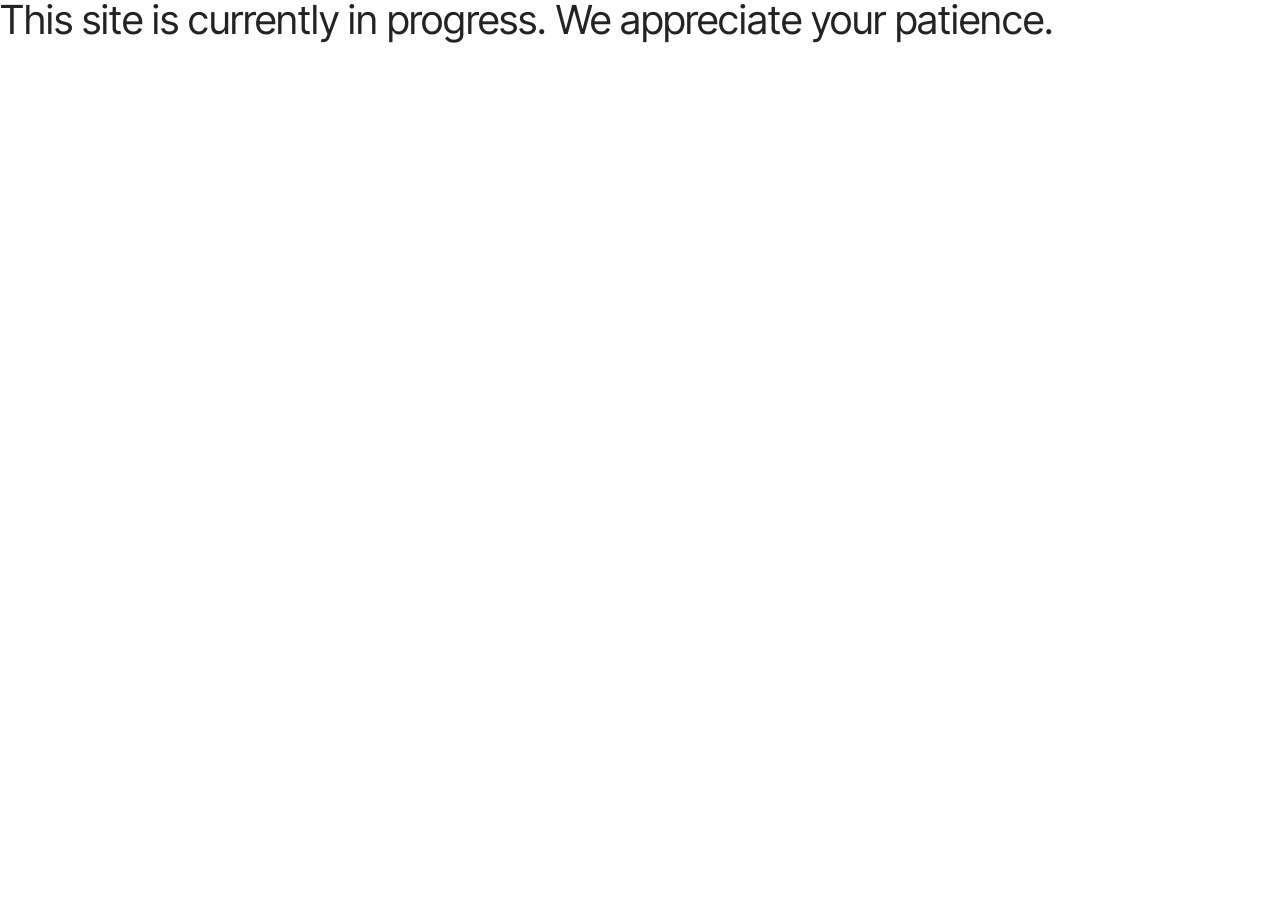
<file: index.html>
<!DOCTYPE html>
<html  >
<head>
  <meta charset="UTF-8">
  <meta http-equiv="X-UA-Compatible" content="IE=edge">
  <meta name="generator" content="Mobirise v6.1.12, mobirise.com">
  <meta name="viewport" content="width=device-width, initial-scale=1, minimum-scale=1">
  <link rel="shortcut icon" href="assets/images/technology-20260404-122508-0000-128x128.png" type="image/x-icon">
  <meta name="description" content="">
  
  
  <title>The Tech Circle</title>
  <link rel="stylesheet" href="assets/bootstrap/css/bootstrap.min.css">
  <link rel="stylesheet" href="assets/theme/css/style.css">
  <link rel="preload" href="https://fonts.googleapis.com/css2?family=Inter+Tight:wght@400;700&display=swap&display=swap" as="style" onload="this.onload=null;this.rel='stylesheet'">
  <noscript><link rel="stylesheet" href="https://fonts.googleapis.com/css2?family=Inter+Tight:wght@400;700&display=swap&display=swap"></noscript>
  <link rel="preload" as="style" href="assets/mobirise/css/mbr-additional.css?v=7glvjF"><link rel="stylesheet" href="assets/mobirise/css/mbr-additional.css?v=7glvjF" type="text/css">

  
  
  
</head>
<body>
<h1>This site is currently in progress. We appreciate your patience.</h1>  
  
</body>
</html>
</file>
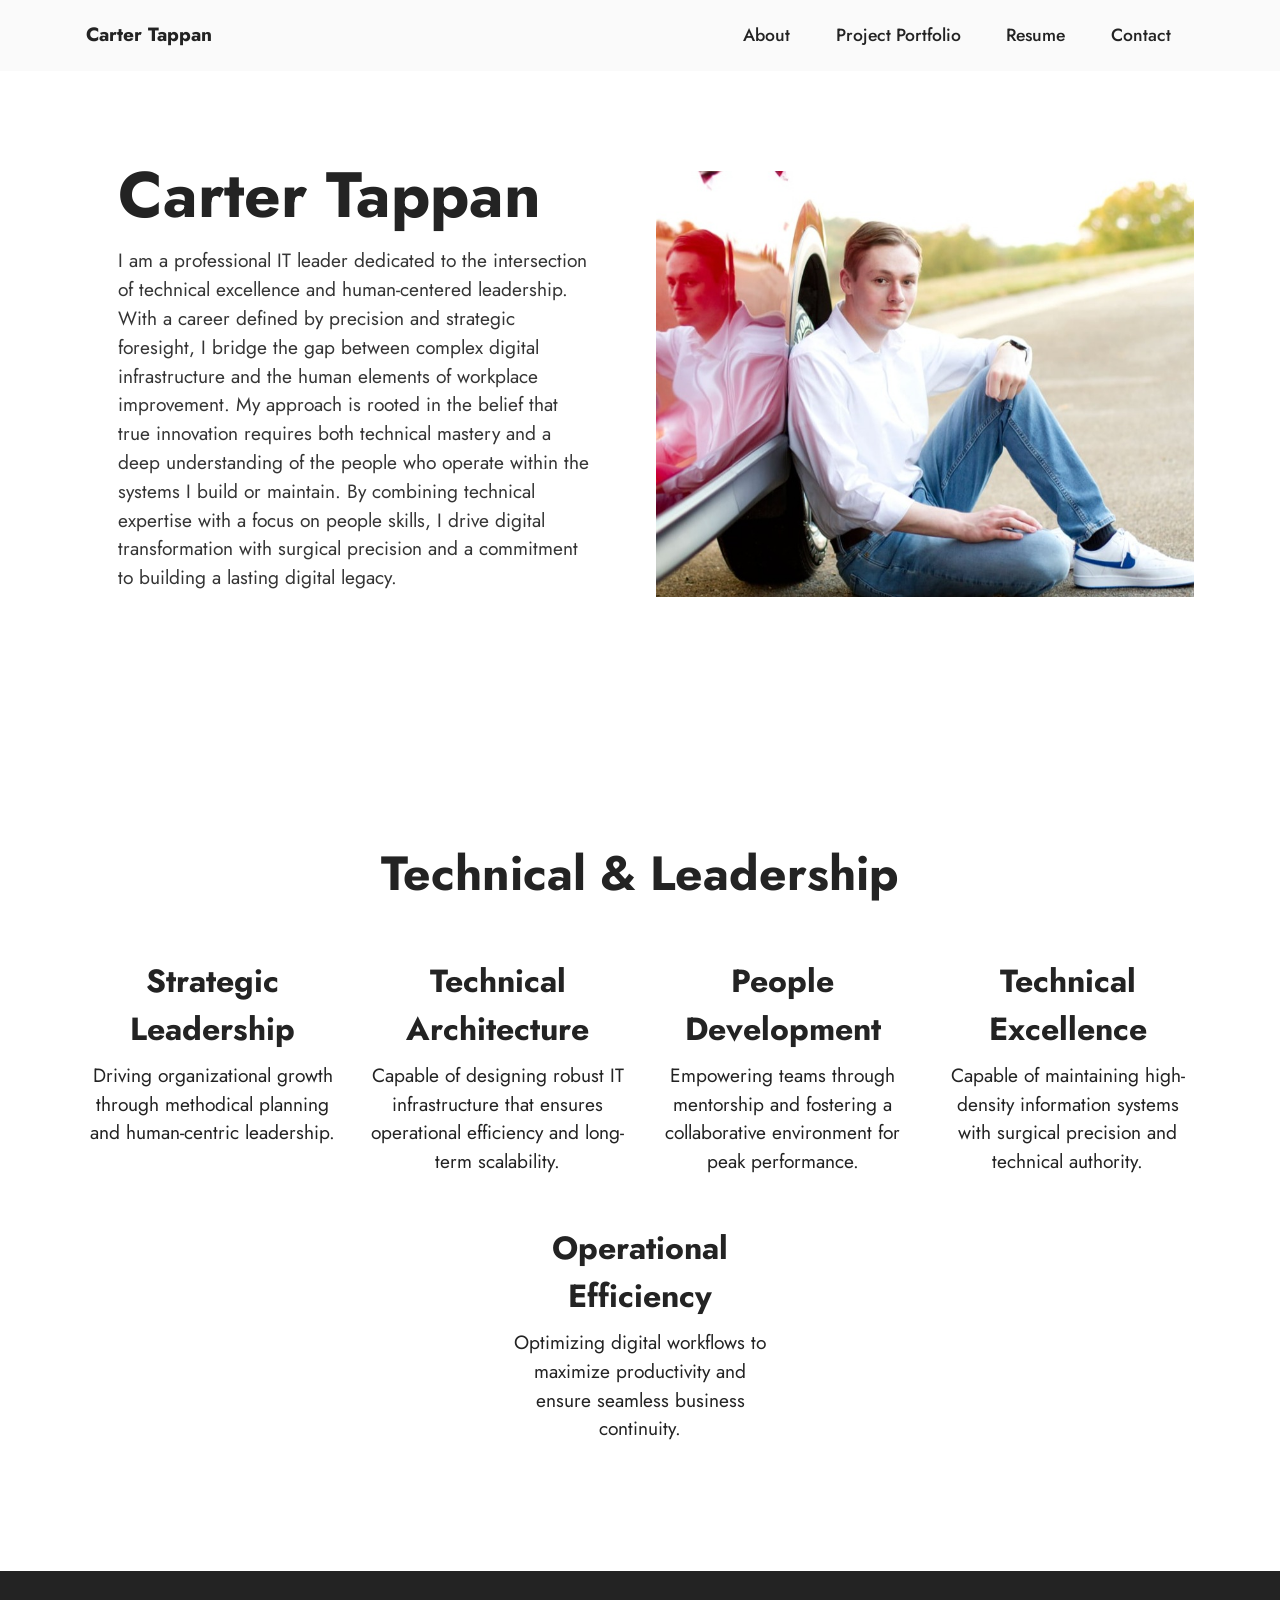
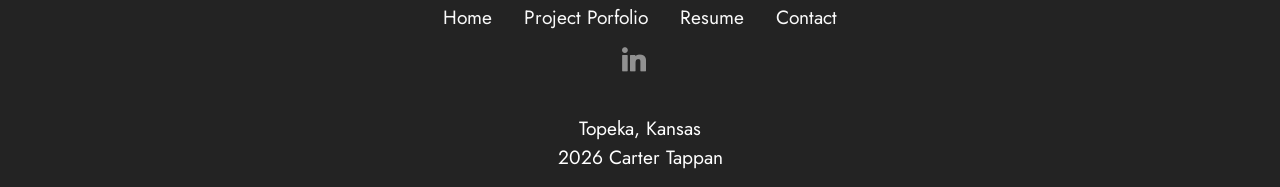
<file: portfolio/index.html>
<!DOCTYPE html>
<html  >
<head>

  <meta charset="UTF-8">
  <meta http-equiv="X-UA-Compatible" content="IE=edge">
  <meta name="generator" content="Mobirise v6.1.12, mobirise.com">
  <meta name="viewport" content="width=device-width, initial-scale=1, minimum-scale=1">
  <link rel="shortcut icon" href="assets/images/carter20tappan20logo-128x128.png" type="image/x-icon">
  <meta name="description" content="">
  
  
  <title>Portfolio</title>
  <link rel="stylesheet" href="assets/web/assets/mobirise-icons2/mobirise2.css">
  <link rel="stylesheet" href="assets/bootstrap/css/bootstrap.min.css">
  <link rel="stylesheet" href="assets/animatecss/animate.css">
  <link rel="stylesheet" href="assets/dropdown/css/style.css">
  <link rel="stylesheet" href="assets/socicon/css/styles.css">
  <link rel="stylesheet" href="assets/theme/css/style.css">
  <link rel="preload" href="https://fonts.googleapis.com/css?family=Jost:100,200,300,400,500,600,700,800,900,100i,200i,300i,400i,500i,600i,700i,800i,900i&display=swap" as="style" onload="this.onload=null;this.rel='stylesheet'">
  <noscript><link rel="stylesheet" href="https://fonts.googleapis.com/css?family=Jost:100,200,300,400,500,600,700,800,900,100i,200i,300i,400i,500i,600i,700i,800i,900i&display=swap"></noscript>
  <link rel="preload" as="style" href="assets/mobirise/css/mbr-additional.css?v=9cbZVu"><link rel="stylesheet" href="assets/mobirise/css/mbr-additional.css?v=9cbZVu" type="text/css">

  
  
  
</head>
<body>
  
  <section data-bs-version="5.1" class="menu menu2 cid-sFCw1qGFAI" once="menu" id="menu2-23">
    
    <nav class="navbar navbar-dropdown navbar-expand-lg">
        <div class="container">
            <div class="navbar-brand">
                
                <span class="navbar-caption-wrap"><a class="navbar-caption text-black text-primary display-7" href="http://techttc.com/portfolio">Carter Tappan</a></span>
            </div>
            <button class="navbar-toggler" type="button" data-toggle="collapse" data-bs-toggle="collapse" data-target="#navbarSupportedContent" data-bs-target="#navbarSupportedContent" aria-controls="navbarNavAltMarkup" aria-expanded="false" aria-label="Toggle navigation">
                <div class="hamburger">
                    <span></span>
                    <span></span>
                    <span></span>
                    <span></span>
                </div>
            </button>
            <div class="collapse navbar-collapse" id="navbarSupportedContent">
                <ul class="navbar-nav nav-dropdown nav-right" data-app-modern-menu="true"><li class="nav-item"><a class="nav-link link text-black text-primary display-4" href="http://techttc.com/portfolio">About</a></li><li class="nav-item"><a class="nav-link link text-black text-primary display-4" href="http://techttc.com/portfolio/projects">Project Portfolio</a></li>
                    <li class="nav-item"><a class="nav-link link text-black text-primary display-4" href="http://techttc.com/portfolio/resume">Resume</a></li>
                    <li class="nav-item"><a class="nav-link link text-black text-primary display-4" href="http://techttc.com/portfolio/contact">Contact</a>
                    </li></ul>
                
                
            </div>
        </div>
    </nav>
</section>

<section data-bs-version="5.1" class="header14 cid-sFzxmVl7J6" id="header14-1f">

    

    

    <div class="container">
        <div class="row justify-content-center align-items-center">
            <div class="col-12 col-md-6 image-wrapper">
                <img src="assets/images/carter.29-1-1256x837.jpeg" alt="">
            </div>
            <div class="col-12 col-md">
                <div class="text-wrapper">
                    <h1 class="mbr-section-title mbr-fonts-style mb-3 display-1"><strong>Carter Tappan</strong></h1>
                    <p class="mbr-text mbr-fonts-style display-7">
                        I am a professional IT leader dedicated to the intersection of technical excellence and human-centered leadership. With a career defined by precision and strategic foresight, I bridge the gap between complex digital infrastructure and the human elements of workplace improvement. My approach is rooted in the belief that true innovation requires both technical mastery and a deep understanding of the people who operate within the systems I build or maintain. By combining technical expertise with a focus on people skills, I drive digital transformation with surgical precision and a commitment to building a lasting digital legacy.</p>
                    
                </div>
            </div>
        </div>
    </div>
</section>

<section data-bs-version="5.1" class="features25 cid-vwzLbMFv5c" id="features1-1">
    

    
    
    <div class="container">
        <div class="row mb-5">
            <div class="col-12">
                <h3 class="mbr-section-title mbr-fonts-style align-center mb-2 display-2"><strong>Technical &amp; Leadership</strong></h3>
                
            </div>
        </div>
        <div class="row">
            
            
            <div class="item features-without-image mb-5 col-12 col-md-3 active">
                <div class="item-wrapper align-center">
                    <div class="card-box">
                        
                        <h2 class="card-title mbr-fonts-style display-5"><strong>
</strong><div><strong style="font-size: 2rem;">Strategic Leadership</strong><br></div></h2>
                        <p class="card-text mbr-fonts-style mb-0 display-7">Driving organizational growth through methodical planning and human-centric leadership.</p>
                    </div>
                </div>
            </div><div class="item features-without-image mb-5 col-12 col-md-3">
                <div class="item-wrapper align-center">
                    
                    <h2 class="card-title mbr-fonts-style display-5"><div><strong style="font-size: 2rem;">Technical Architecture</strong><br></div></h2>
                    <p class="card-text mbr-fonts-style mb-0 display-7">Capable of designing robust IT infrastructure that ensures operational efficiency and long-term scalability.</p>
                </div>
            </div><div class="item features-without-image mb-5 col-12 col-md-3">
                <div class="item-wrapper align-center">
                    
                    <h2 class="card-title mbr-fonts-style display-5"><strong>
</strong><div><strong style="font-size: 2rem;">People Development</strong><br></div></h2>
                    <p class="card-text mbr-fonts-style mb-0 display-7">Empowering teams through mentorship and fostering a collaborative environment for peak performance.</p>
                </div>
            </div><div class="item features-without-image mb-5 col-12 col-md-3">
                <div class="item-wrapper align-center">
                    
                    <h2 class="card-title mbr-fonts-style display-5"><strong>Technical Excellence</strong></h2>
                    <p class="card-text mbr-fonts-style mb-0 display-7">Capable of maintaining high-density information systems with surgical precision and technical authority.</p>
                </div>
            </div><div class="item features-without-image mb-5 col-12 col-md-3">
                <div class="item-wrapper align-center">
                    
                    <h2 class="card-title mbr-fonts-style display-5"><strong>Operational Efficiency</strong></h2>
                    <p class="card-text mbr-fonts-style mb-0 display-7">Optimizing digital workflows to maximize productivity and ensure seamless business continuity.</p>
                </div>
            </div>
        </div>
    </div>
</section>

<section data-bs-version="5.1" class="footer3 cid-sFCygHrmNf mbr-reveal" once="footers" id="footer3-24">

    

    

    <div class="container">
        <div class="row align-center mbr-white">
            <div class="row row-links">
                <ul class="foot-menu">
                    
                    
                    
                    
                    
                <li class="foot-menu-item mbr-fonts-style display-7"><a href="http://techttc.com/portfolio" class="text-white text-primary">Home</a></li><li class="foot-menu-item mbr-fonts-style display-7"><a href="http://techttc.com/portfolio/projects" class="text-white">Project Porfolio</a></li><li class="foot-menu-item mbr-fonts-style display-7"><a href="http://techttc.com/portfolio/resume" class="text-white text-primary">Resume</a></li><li class="foot-menu-item mbr-fonts-style display-7"><a href="http://techttc.com/portfolio/contact" class="text-white">Contact</a></li></ul>
            </div>
            <div class="row social-row">
                <div class="social-list align-right pb-2">
                    
                    
                    
                    
                    
                    
                <div class="soc-item">
                        <a href="https://www.linkedin.com/in/carter-tappan14/" target="_blank">
                            <span class="mbr-iconfont mbr-iconfont-social socicon-linkedin socicon" style=""></span>
                        </a>
                    </div></div>
            </div>
            <div class="row row-copirayt">
                <p class="mbr-text mb-0 mbr-fonts-style mbr-white align-center display-7"><br>Topeka, Kansas<br>2026 Carter Tappan</p>
            </div>
        </div>
    </div>
</section>
  
  
  <input name="animation" type="hidden">
  </body>
</html>
</file>
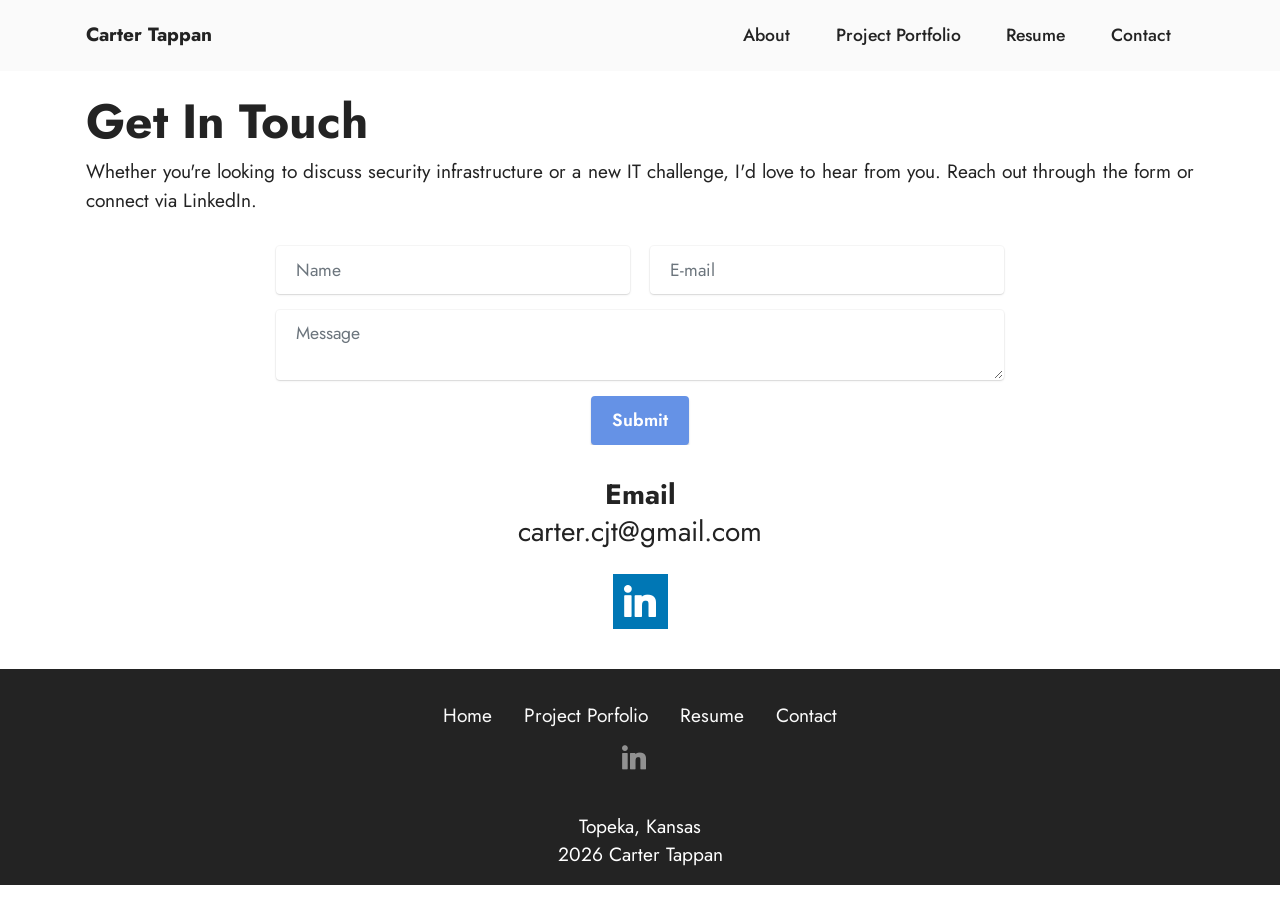
<file: portfolio/contact/index.html>
<!DOCTYPE html>
<html  >
<head>
  <meta charset="UTF-8">
  <meta http-equiv="X-UA-Compatible" content="IE=edge">
  <meta name="generator" content="Mobirise v6.1.12, mobirise.com">
  <meta name="viewport" content="width=device-width, initial-scale=1, minimum-scale=1">
  <link rel="shortcut icon" href="assets/images/carter-tappan-logo.jpg" type="image/x-icon">
  <meta name="description" content="">
  
  
  <title>Home</title>
  <link rel="stylesheet" href="assets/bootstrap/css/bootstrap.min.css">
  <link rel="stylesheet" href="assets/dropdown/css/style.css">
  <link rel="stylesheet" href="assets/socicon/css/styles.css">
  <link rel="stylesheet" href="assets/theme/css/style.css">
  <link rel="preload" href="https://fonts.googleapis.com/css?family=Jost:100,200,300,400,500,600,700,800,900,100i,200i,300i,400i,500i,600i,700i,800i,900i&display=swap" as="style" onload="this.onload=null;this.rel='stylesheet'">
  <noscript><link rel="stylesheet" href="https://fonts.googleapis.com/css?family=Jost:100,200,300,400,500,600,700,800,900,100i,200i,300i,400i,500i,600i,700i,800i,900i&display=swap"></noscript>
  <link rel="preload" as="style" href="assets/mobirise/css/mbr-additional.css?v=dvCxzO"><link rel="stylesheet" href="assets/mobirise/css/mbr-additional.css?v=dvCxzO" type="text/css">

  
  
  
</head>
<body>
  
  <section data-bs-version="5.1" class="menu menu2 cid-vwFZA6hoZF" once="menu" id="menu2-0">
    
    <nav class="navbar navbar-dropdown navbar-expand-lg">
        <div class="container">
            <div class="navbar-brand">
                
                <span class="navbar-caption-wrap"><a class="navbar-caption text-black text-primary display-7" href="http://techttc.com/portfolio">Carter Tappan</a></span>
            </div>
            <button class="navbar-toggler" type="button" data-toggle="collapse" data-bs-toggle="collapse" data-target="#navbarSupportedContent" data-bs-target="#navbarSupportedContent" aria-controls="navbarSupportedContent" aria-expanded="false" aria-label="Toggle navigation">
                <div class="hamburger">
                    <span></span>
                    <span></span>
                    <span></span>
                    <span></span>
                </div>
            </button>
            <div class="collapse navbar-collapse" id="navbarSupportedContent">
                <ul class="navbar-nav nav-dropdown nav-right" data-app-modern-menu="true"><li class="nav-item"><a class="nav-link link text-black text-primary display-4" href="http://techttc.com/portfolio">About</a></li><li class="nav-item"><a class="nav-link link text-black text-primary display-4" href="http://techttc.com/portfolio/projects">Project Portfolio</a></li>
                    <li class="nav-item"><a class="nav-link link text-black text-primary display-4" href="http://techttc.com/portfolio/resume">Resume</a></li>
                    <li class="nav-item"><a class="nav-link link text-black text-primary display-4" href="http://techttc.com/portfolio/contact">Contact</a>
                    </li></ul>
                
                
            </div>
        </div>
    </nav>
</section>

<section data-bs-version="5.1" class="form5 cid-vwG0uVrfGU" id="form5-3">
    
    
    <div class="container">
        <div class="mbr-section-head">
            <h3 class="mbr-section-title mbr-fonts-style align-center mb-0 display-2"><strong>Get In Touch</strong></h3>
            <h4 class="mbr-section-subtitle mbr-fonts-style align-center mb-0 mt-2 display-7">Whether you're looking to discuss security infrastructure or a new IT challenge, I'd love to hear from you. Reach out through the form or connect via LinkedIn.</h4>
        </div>
        <div class="row justify-content-center mt-4">
            <div class="col-lg-8 mx-auto mbr-form" data-form-type="formoid">
                <form action="https://mobirise.eu/" method="POST" class="mbr-form form-with-styler" data-form-title="Form Name"><input type="hidden" name="email" data-form-email="true" value="q7/qODd4+hb6ZVPSOt77X6QPPEIHFs8e9TYszWiUz3QhV/eLsZ3M803e/re3+eUjgkLcg/hHddVlHMxr9c0YH5KaAAkqaHHQVF4qIwiBeZ/eYExfUEGcZ+kGF+qaiGio">
                    <div class="row">
                        <div hidden="hidden" data-form-alert="" class="alert alert-success col-12">Thanks!</div>
                        <div hidden="hidden" data-form-alert-danger="" class="alert alert-danger col-12">
                            Oops...! some problem!
                        </div>
                    </div>
                    <div class="dragArea row">
                        <div class="col-md col-sm-12 form-group mb-3" data-for="name">
                            <input type="text" name="name" placeholder="Name" data-form-field="name" class="form-control" value="" id="name-form5-3">
                        </div>
                        <div class="col-md col-sm-12 form-group mb-3" data-for="email">
                            <input type="email" name="email" placeholder="E-mail" data-form-field="email" class="form-control" value="" id="email-form5-3">
                        </div>
                        
                        <div class="col-12 form-group mb-3" data-for="textarea">
                            <textarea name="textarea" placeholder="Message" data-form-field="textarea" class="form-control" id="textarea-form5-3"></textarea>
                        </div>
                        <div class="col-lg-12 col-md-12 col-sm-12 align-center mbr-section-btn"><button type="submit" class="btn btn-primary display-4">Submit</button></div>
                    </div>
                </form>
            </div>
        </div>
    </div>
</section>

<section data-bs-version="5.1" class="share3 cid-vwG1lmWoL4" id="share3-5">
    
     
    
    
    

    <div class="container">
        <div class="media-container-row">
            <div class="col-12">
                <h3 class="mbr-section-title align-center mb-3 mbr-fonts-style sub">
                    <strong>Email
</strong>
                <div><strong>
</strong></div><div>carter.cjt@gmail.com</div></h3>
                <div class="social-list align-center">
                   
                    
                        
                        
                        
                        
                        <a class="iconfont-wrapper bg-linkedin m-2" href="http://linkedin.com/in/carter-tappan14" target="_blank">
                            <span class="socicon-linkedin socicon"></span>
                        </a>
                        
                        
                        
                        
                        
                </div>
            </div>
        </div>
    </div>
</section>

<section data-bs-version="5.1" class="footer3 cid-vwG1F1h1fu" once="footers" id="footer3-6">

    

    

    <div class="container">
        <div class="row align-center mbr-white">
            <div class="row row-links">
                <ul class="foot-menu">
                    
                    
                    
                    
                    
                <li class="foot-menu-item mbr-fonts-style display-7"><a href="http://techttc.com/portfolio" class="text-white text-primary">Home</a></li><li class="foot-menu-item mbr-fonts-style display-7"><a href="http://techttc.com/portfolio/projects" class="text-white">Project Porfolio</a></li><li class="foot-menu-item mbr-fonts-style display-7"><a href="http://techttc.com/portfolio/resume" class="text-white text-primary">Resume</a></li><li class="foot-menu-item mbr-fonts-style display-7"><a href="http://techttc.com/portfolio/contact" class="text-white">Contact</a></li></ul>
            </div>
            <div class="row social-row">
                <div class="social-list align-right pb-2">
                    
                    
                    
                    
                    
                    
                <div class="soc-item">
                        <a href="https://www.linkedin.com/in/carter-tappan14/" target="_blank">
                            <span class="mbr-iconfont mbr-iconfont-social socicon-linkedin socicon" style=""></span>
                        </a>
                    </div></div>
            </div>
            <div class="row row-copirayt">
                <p class="mbr-text mb-0 mbr-fonts-style mbr-white align-center display-7"><br>Topeka, Kansas<br>2026 Carter Tappan</p>
            </div>
        </div>
    </div>
</section>
  
  
    <script src="assets/bootstrap/js/bootstrap.bundle.min.js"></script>
    <script src="assets/dropdown/js/navbar-dropdown.js"></script>
</body>
</html>
</file>
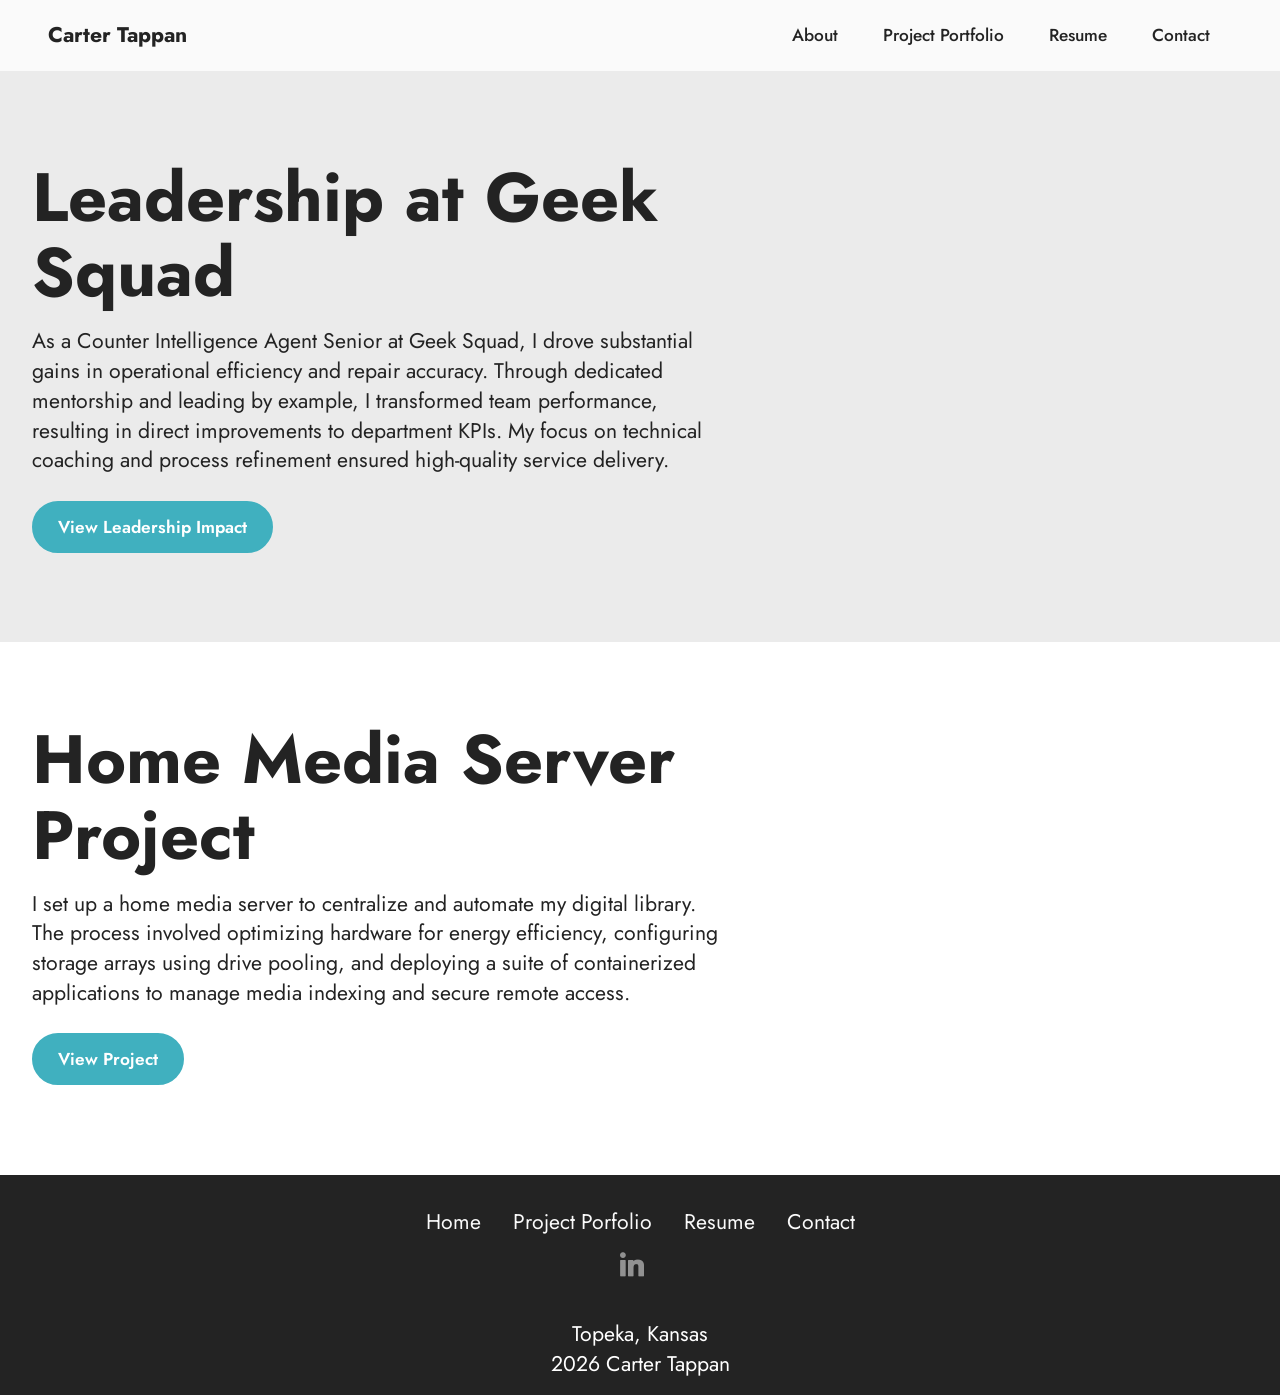
<file: portfolio/projects/index.html>
<!DOCTYPE html>
<html  >
<head>
  <meta charset="UTF-8">
  <meta http-equiv="X-UA-Compatible" content="IE=edge">
  <meta name="generator" content="Mobirise v6.1.12, mobirise.com">
  <meta name="viewport" content="width=device-width, initial-scale=1, minimum-scale=1">
  <link rel="shortcut icon" href="assets/images/carter20tappan20logo-128x128.png" type="image/x-icon">
  <meta name="description" content="">
  
  
  <title>Home</title>
  <link rel="stylesheet" href="assets/bootstrap/css/bootstrap.min.css">
  <link rel="stylesheet" href="assets/animatecss/animate.css">
  <link rel="stylesheet" href="assets/dropdown/css/style.css">
  <link rel="stylesheet" href="assets/socicon/css/styles.css">
  <link rel="stylesheet" href="assets/theme/css/style.css">
  <link rel="preload" href="https://fonts.googleapis.com/css?family=Jost:100,200,300,400,500,600,700,800,900,100i,200i,300i,400i,500i,600i,700i,800i,900i&display=swap" as="style" onload="this.onload=null;this.rel='stylesheet'">
  <noscript><link rel="stylesheet" href="https://fonts.googleapis.com/css?family=Jost:100,200,300,400,500,600,700,800,900,100i,200i,300i,400i,500i,600i,700i,800i,900i&display=swap"></noscript>
  <link rel="preload" as="style" href="assets/mobirise/css/mbr-additional.css?v=BsRRBg"><link rel="stylesheet" href="assets/mobirise/css/mbr-additional.css?v=BsRRBg" type="text/css">

  
  
  
</head>
<body>
  
  <section data-bs-version="5.1" class="menu menu2 cid-vwG5Stpvbf" once="menu" id="menu2-0">
    
    <nav class="navbar navbar-dropdown navbar-expand-lg">
        <div class="container">
            <div class="navbar-brand">
                
                <span class="navbar-caption-wrap"><a class="navbar-caption text-black text-primary display-7" href="http://techttc.com/portfolio">Carter Tappan</a></span>
            </div>
            <button class="navbar-toggler" type="button" data-toggle="collapse" data-bs-toggle="collapse" data-target="#navbarSupportedContent" data-bs-target="#navbarSupportedContent" aria-controls="navbarSupportedContent" aria-expanded="false" aria-label="Toggle navigation">
                <div class="hamburger">
                    <span></span>
                    <span></span>
                    <span></span>
                    <span></span>
                </div>
            </button>
            <div class="collapse navbar-collapse" id="navbarSupportedContent">
                <ul class="navbar-nav nav-dropdown nav-right" data-app-modern-menu="true"><li class="nav-item"><a class="nav-link link text-black text-primary display-4" href="http://techttc.com/portfolio">About</a></li><li class="nav-item"><a class="nav-link link text-black text-primary display-4" href="http://techttc.com/portfolio/projects">Project Portfolio</a></li>
                    <li class="nav-item"><a class="nav-link link text-black text-primary display-4" href="http://techttc.com/portfolio/resume">Resume</a></li>
                    <li class="nav-item"><a class="nav-link link text-black text-primary display-4" href="http://techttc.com/portfolio/contact">Contact</a>
                    </li></ul>
                
                
            </div>
        </div>
    </nav>
</section>

<section data-bs-version="5.1" class="header2 cid-vwG6chk1tO" id="header2-2">

    

    
    

    <div class="container">
        <div class="row">
            <div class="col-12 col-lg-7">
                <h1 class="mbr-section-title mbr-fonts-style mb-3 display-1"><strong>Leadership at Geek Squad</strong></h1>
                
                <p class="mbr-text mbr-fonts-style display-7">As a Counter Intelligence Agent Senior at Geek Squad, I drove substantial gains in operational efficiency and repair accuracy. Through dedicated mentorship and leading by example, I transformed team performance, resulting in direct improvements to department KPIs. My focus on technical coaching and process refinement ensured high-quality service delivery.</p>
                <div class="mbr-section-btn mt-3"><a class="btn btn-success display-4" href="http://techttc.com/portfolio/projects/leadership">View Leadership Impact</a></div>
            </div>
        </div>
    </div>
</section>

<section data-bs-version="5.1" class="header2 cid-vwG6cJdklC" id="header2-3">

    

    
    

    <div class="container">
        <div class="row">
            <div class="col-12 col-lg-7">
                <h1 class="mbr-section-title mbr-fonts-style mb-3 display-1"><strong>Home Media Server Project</strong></h1>
                
                <p class="mbr-text mbr-fonts-style display-7">I set up a home media server to centralize and automate my digital library. The process involved optimizing hardware for energy efficiency, configuring storage arrays using drive pooling, and deploying a suite of containerized applications to manage media indexing and secure remote access.</p>
                <div class="mbr-section-btn mt-3"><a class="btn btn-success display-4" href="http://techttc.com/portfolio/projects/mediaserver">View Project</a></div>
            </div>
        </div>
    </div>
</section>

<section data-bs-version="5.1" class="footer3 cid-vwG6vm6vzF" once="footers" id="footer3-4">

    

    

    <div class="container">
        <div class="row align-center mbr-white">
            <div class="row row-links">
                <ul class="foot-menu">
                    
                    
                    
                    
                    
                <li class="foot-menu-item mbr-fonts-style display-7"><a href="http://techttc.com/portfolio" class="text-white text-primary">Home</a></li><li class="foot-menu-item mbr-fonts-style display-7"><a href="http://techttc.com/portfolio/projects" class="text-white">Project Porfolio</a></li><li class="foot-menu-item mbr-fonts-style display-7"><a href="http://techttc.com/portfolio/resume" class="text-white text-primary">Resume</a></li><li class="foot-menu-item mbr-fonts-style display-7"><a href="http://techttc.com/portfolio/contact" class="text-white">Contact</a></li></ul>
            </div>
            <div class="row social-row">
                <div class="social-list align-right pb-2">
                    
                    
                    
                    
                    
                    
                <div class="soc-item">
                        <a href="https://www.linkedin.com/in/carter-tappan14/" target="_blank">
                            <span class="mbr-iconfont mbr-iconfont-social socicon-linkedin socicon" style=""></span>
                        </a>
                    </div></div>
            </div>
            <div class="row row-copirayt">
                <p class="mbr-text mb-0 mbr-fonts-style mbr-white align-center display-7"><br>Topeka, Kansas<br>2026 Carter Tappan</p>
            </div>
        </div>
    </div>
</section>
  
  
    <script src="assets/bootstrap/js/bootstrap.bundle.min.js"></script>
    <script src="assets/dropdown/js/navbar-dropdown.js"></script>
    <input name="animation" type="hidden">
  </body>
</html>
</file>
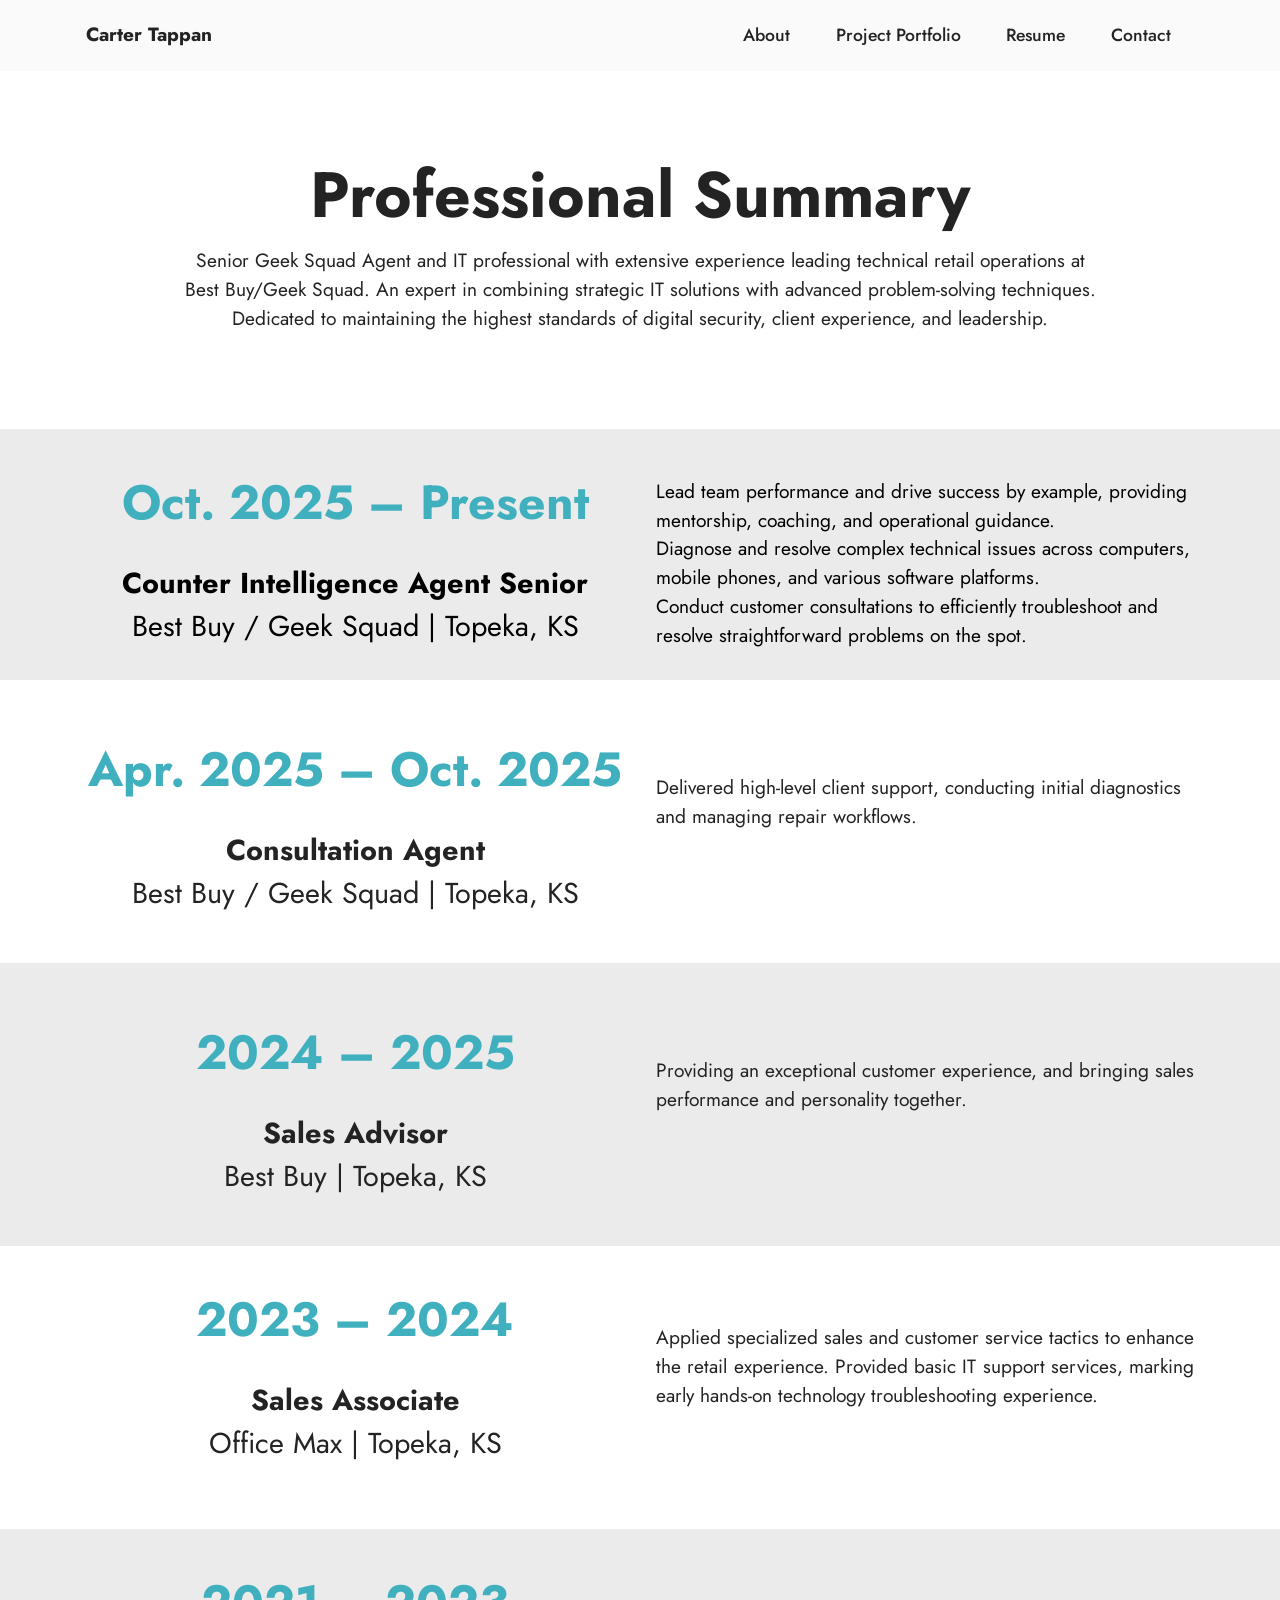
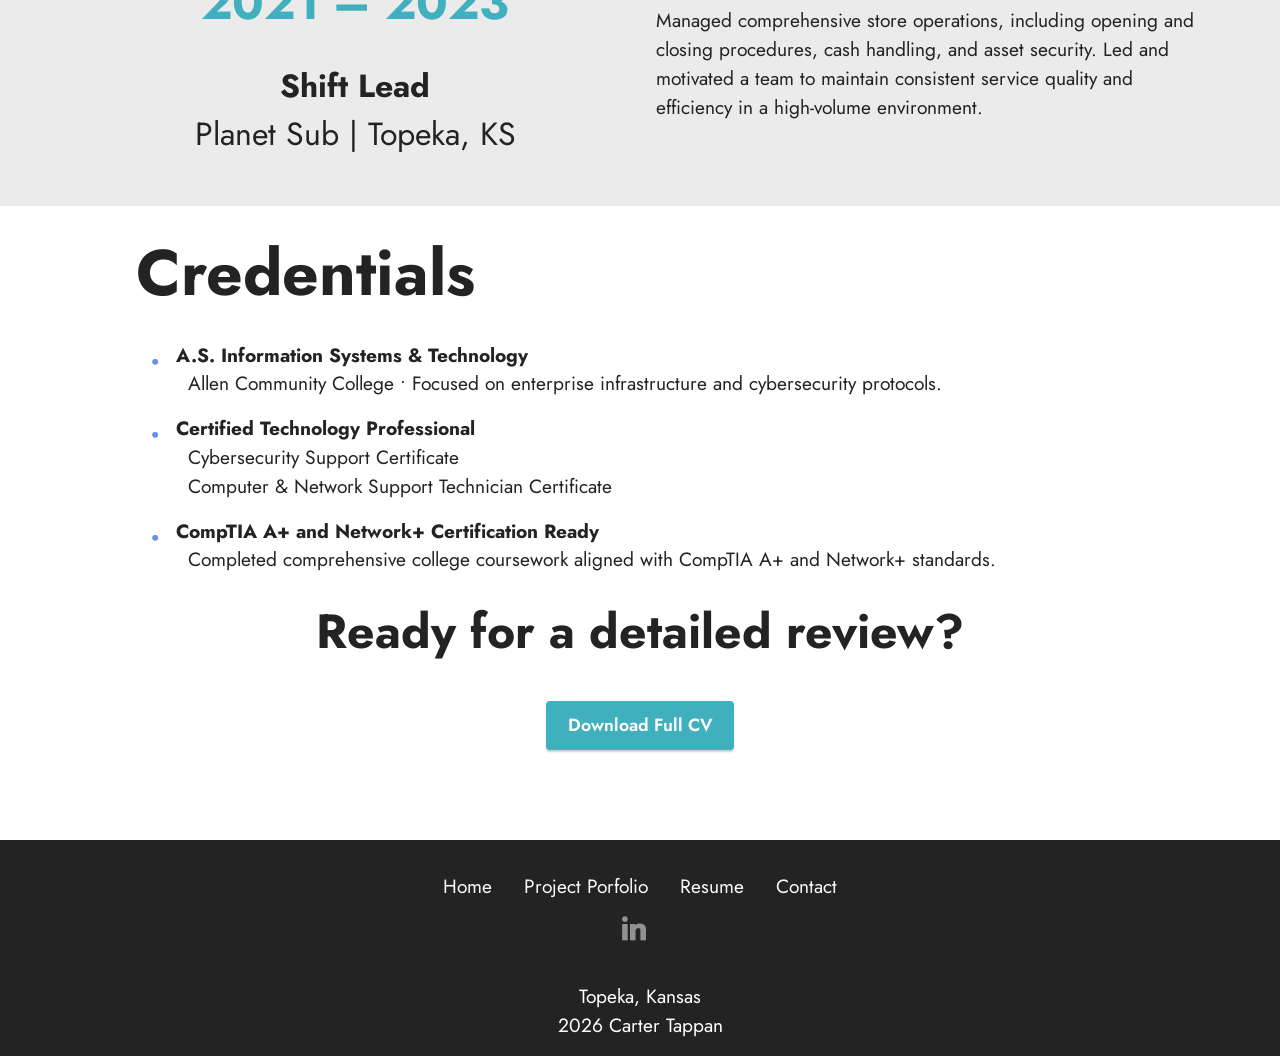
<file: portfolio/resume/index.html>
<!DOCTYPE html>
<html  >
<head>
  <meta charset="UTF-8">
  <meta http-equiv="X-UA-Compatible" content="IE=edge">
  <meta name="generator" content="Mobirise v6.1.12, mobirise.com">
  <meta name="viewport" content="width=device-width, initial-scale=1, minimum-scale=1">
  <link rel="shortcut icon" href="assets/images/carter20tappan20logo-128x128.png" type="image/x-icon">
  <meta name="description" content="">
  
  
  <title>Resume</title>
  <link rel="stylesheet" href="assets/bootstrap/css/bootstrap.min.css">
  <link rel="stylesheet" href="assets/animatecss/animate.css">
  <link rel="stylesheet" href="assets/dropdown/css/style.css">
  <link rel="stylesheet" href="assets/socicon/css/styles.css">
  <link rel="stylesheet" href="assets/theme/css/style.css">
  <link rel="preload" href="https://fonts.googleapis.com/css?family=Jost:100,200,300,400,500,600,700,800,900,100i,200i,300i,400i,500i,600i,700i,800i,900i&display=swap" as="style" onload="this.onload=null;this.rel='stylesheet'">
  <noscript><link rel="stylesheet" href="https://fonts.googleapis.com/css?family=Jost:100,200,300,400,500,600,700,800,900,100i,200i,300i,400i,500i,600i,700i,800i,900i&display=swap"></noscript>
  <link rel="preload" as="style" href="assets/mobirise/css/mbr-additional.css?v=RwPTBy"><link rel="stylesheet" href="assets/mobirise/css/mbr-additional.css?v=RwPTBy" type="text/css">

  
  
  
</head>
<body>
  
  <section data-bs-version="5.1" class="menu menu2 cid-vwFIzrhYUX" once="menu" id="menu2-i">
    
    <nav class="navbar navbar-dropdown navbar-expand-lg">
        <div class="container">
            <div class="navbar-brand">
                
                <span class="navbar-caption-wrap"><a class="navbar-caption text-black text-primary display-7" href="http://techttc.com/portfolio">Carter Tappan</a></span>
            </div>
            <button class="navbar-toggler" type="button" data-toggle="collapse" data-bs-toggle="collapse" data-target="#navbarSupportedContent" data-bs-target="#navbarSupportedContent" aria-controls="navbarNavAltMarkup" aria-expanded="false" aria-label="Toggle navigation">
                <div class="hamburger">
                    <span></span>
                    <span></span>
                    <span></span>
                    <span></span>
                </div>
            </button>
            <div class="collapse navbar-collapse" id="navbarSupportedContent">
                <ul class="navbar-nav nav-dropdown nav-right" data-app-modern-menu="true"><li class="nav-item"><a class="nav-link link text-black text-primary display-4" href="http://techttc.com/portfolio">About</a></li><li class="nav-item"><a class="nav-link link text-black text-primary display-4" href="http://techttc.com/portfolio/projects">Project Portfolio</a></li>
                    <li class="nav-item"><a class="nav-link link text-black text-primary display-4" href="http://techttc.com/portfolio/resume">Resume</a></li>
                    <li class="nav-item"><a class="nav-link link text-black text-primary display-4" href="http://techttc.com/portfolio/contact">Contact</a>
                    </li></ul>
                
                
            </div>
        </div>
    </nav>
</section>

<section data-bs-version="5.1" class="header2 cid-vwFKwkGnH0" id="header2-o">

    

    
    

    <div class="container">
        <div class="row justify-content-center">
            <div class="col-12 col-lg-10">
                <h1 class="mbr-section-title mbr-fonts-style mb-3 display-1"><strong>Professional Summary</strong></h1>
                
                <p class="mbr-text mbr-fonts-style display-7">Senior Geek Squad Agent and IT professional with extensive experience leading technical retail operations at Best Buy/Geek Squad. An expert in combining strategic IT solutions with advanced problem-solving techniques. Dedicated to maintaining the highest standards of digital security, client experience, and leadership.</p>
                
            </div>
        </div>
    </div>
</section>

<section data-bs-version="5.1" class="content10 cid-vwFLhYzpKV" id="content10-p">
    
    <div class="container">
        <div class="row justify-content-center">
            <div class="col-12 col-md">
                <h5 class="mbr-section-title mbr-fonts-style mb-4 display-2"><strong>Oct. 2025 – Present</strong></h5>
                <h2 class="mbr-section-subtitle mbr-fonts-style mb-4 sub"><strong>Counter Intelligence Agent Senior
</strong><div>Best Buy / Geek Squad | Topeka, KS</div></h2>
            </div>
            <div class="col-md-12 col-lg-6">
                <p class="mbr-text mbr-fonts-style display-7">Lead team performance and drive success by example, providing mentorship, coaching, and operational guidance.
<br>Diagnose and resolve complex technical issues across computers, mobile phones, and various software platforms.
<br>Conduct customer consultations to efficiently troubleshoot and resolve straightforward problems on the spot.<br></p>
            </div>
        </div>
    </div>
</section>

<section data-bs-version="5.1" class="content10 cid-vwFLjA59mj" id="content10-r">
    
    <div class="container">
        <div class="row justify-content-center">
            <div class="col-12 col-md">
                <h5 class="mbr-section-title mbr-fonts-style mb-4 display-2"><strong>Apr. 2025 – Oct. 2025</strong></h5>
                <h6 class="mbr-section-subtitle mbr-fonts-style mb-4 sub"><strong>Consultation Agent
</strong><div>Best Buy / Geek Squad | Topeka, KS</div></h6>
            </div>
            <div class="col-md-12 col-lg-6">
                <p class="mbr-text mbr-fonts-style display-7"><br>Delivered high-level client support, conducting initial diagnostics and managing repair workflows.</p>
            </div>
        </div>
    </div>
</section>

<section data-bs-version="5.1" class="content10 cid-vwFLkFS7PL" id="content10-t">
    
    <div class="container">
        <div class="row justify-content-center">
            <div class="col-12 col-md">
                <h5 class="mbr-section-title mbr-fonts-style mb-4 display-2">
                    <strong>2024 – 2025</strong>
                </h5>
                <h6 class="mbr-section-subtitle mbr-fonts-style mb-4 sub"><strong>Sales Advisor
</strong><div>Best Buy | Topeka, KS</div></h6>
            </div>
            <div class="col-md-12 col-lg-6">
                <p class="mbr-text mbr-fonts-style display-7"><br>Providing an exceptional customer experience, and bringing sales performance and personality together.</p>
            </div>
        </div>
    </div>
</section>

<section data-bs-version="5.1" class="content10 cid-vwFLjIL4R5" id="content10-s">
    
    <div class="container">
        <div class="row justify-content-center">
            <div class="col-12 col-md">
                <h5 class="mbr-section-title mbr-fonts-style mb-4 display-2"><strong>2023 – 2024</strong></h5>
                <h6 class="mbr-section-subtitle mbr-fonts-style mb-4 sub"><strong>Sales Associate
</strong><div>Office Max | Topeka, KS</div></h6>
            </div>
            <div class="col-md-12 col-lg-6">
                <p class="mbr-text mbr-fonts-style display-7"><br>Applied specialized sales and customer service tactics to enhance the retail experience. Provided basic IT support services, marking early hands-on technology troubleshooting experience.</p>
            </div>
        </div>
    </div>
</section>

<section data-bs-version="5.1" class="content10 cid-vwFLjthHoJ" id="content10-q">
    
    <div class="container">
        <div class="row justify-content-center">
            <div class="col-12 col-md">
                <h5 class="mbr-section-title mbr-fonts-style mb-4 display-2">
                    <strong>2021 – 2023</strong>
                </h5>
                <h6 class="mbr-section-subtitle mbr-fonts-style mb-4 display-5"><strong>Shift Lead
</strong><div>Planet Sub | Topeka, KS</div></h6>
            </div>
            <div class="col-md-12 col-lg-6">
                <p class="mbr-text mbr-fonts-style display-7"><br>Managed comprehensive store operations, including opening and closing procedures, cash handling, and asset security. Led and motivated a team to maintain consistent service quality and efficiency in a high-volume environment.</p>
            </div>
        </div>
    </div>
</section>

<section data-bs-version="5.1" class="content14 cid-vwFSniRxwh" id="content14-u">
    

    
    
    
    <div class="container-fluid">
        <div class="row justify-content-center">
            <div class="col-md-12 col-lg-10">
                    <h3 class="mbr-section-title mbr-fonts-style mb-4 display-1">
                        <strong>Credentials</strong>
                    </h3>
                <ul class="list mbr-fonts-style display-7">
                    <li><strong>A.S. Information Systems &amp; Technology</strong><br>&nbsp; Allen Community College • Focused on enterprise infrastructure and cybersecurity protocols.</li>
                    <li><strong>Certified Technology Professional</strong><br>&nbsp; Cybersecurity Support Certificate<br>&nbsp; Computer &amp; Network Support Technician Certificate</li><li><strong>CompTIA A+ and Network+ Certification Ready</strong><br>&nbsp; Completed comprehensive college coursework aligned with CompTIA A+ and Network+ standards.</li>
                </ul>
            </div>
        </div>
    </div>
</section>

<section data-bs-version="5.1" class="content4 cid-vwFTcqqRCR" id="content4-v">
    

    
    
    <div class="container">
        <div class="row justify-content-center">
            <div class="title col-md-12 col-lg-10">
                <h3 class="mbr-section-title mbr-fonts-style align-center mb-4 display-2"><strong>Ready for a detailed review?</strong></h3>
                
                <div class="mbr-section-btn align-center"><a class="btn btn-success display-4" href="assets/files/Carter_Tappan_Resume.pdf">Download Full CV</a></div>
            </div>
        </div>
    </div>
</section>

<section data-bs-version="5.1" class="footer3 cid-vwFIzrB1uW mbr-reveal" once="footers" id="footer3-l">

    

    

    <div class="container">
        <div class="row align-center mbr-white">
            <div class="row row-links">
                <ul class="foot-menu">
                    
                    
                    
                    
                    
                <li class="foot-menu-item mbr-fonts-style display-7"><a href="http://techttc.com/portfolio" class="text-white text-primary">Home</a></li><li class="foot-menu-item mbr-fonts-style display-7"><a href="http://techttc.com/portfolio/projects" class="text-white">Project Porfolio</a></li><li class="foot-menu-item mbr-fonts-style display-7"><a href="http://techttc.com/portfolio/resume" class="text-white text-primary">Resume</a></li><li class="foot-menu-item mbr-fonts-style display-7"><a href="http://techttc.com/portfolio/contact" class="text-white">Contact</a></li></ul>
            </div>
            <div class="row social-row">
                <div class="social-list align-right pb-2">
                    
                    
                    
                    
                    
                    
                <div class="soc-item">
                        <a href="https://www.linkedin.com/in/carter-tappan14/" target="_blank">
                            <span class="mbr-iconfont mbr-iconfont-social socicon-linkedin socicon" style=""></span>
                        </a>
                    </div></div>
            </div>
            <div class="row row-copirayt">
                <p class="mbr-text mb-0 mbr-fonts-style mbr-white align-center display-7"><br>Topeka, Kansas<br>2026 Carter Tappan</p>
            </div>
        </div>
    </div>
</section>  
  
  <input name="animation" type="hidden">
  </body>
</html>
</file>
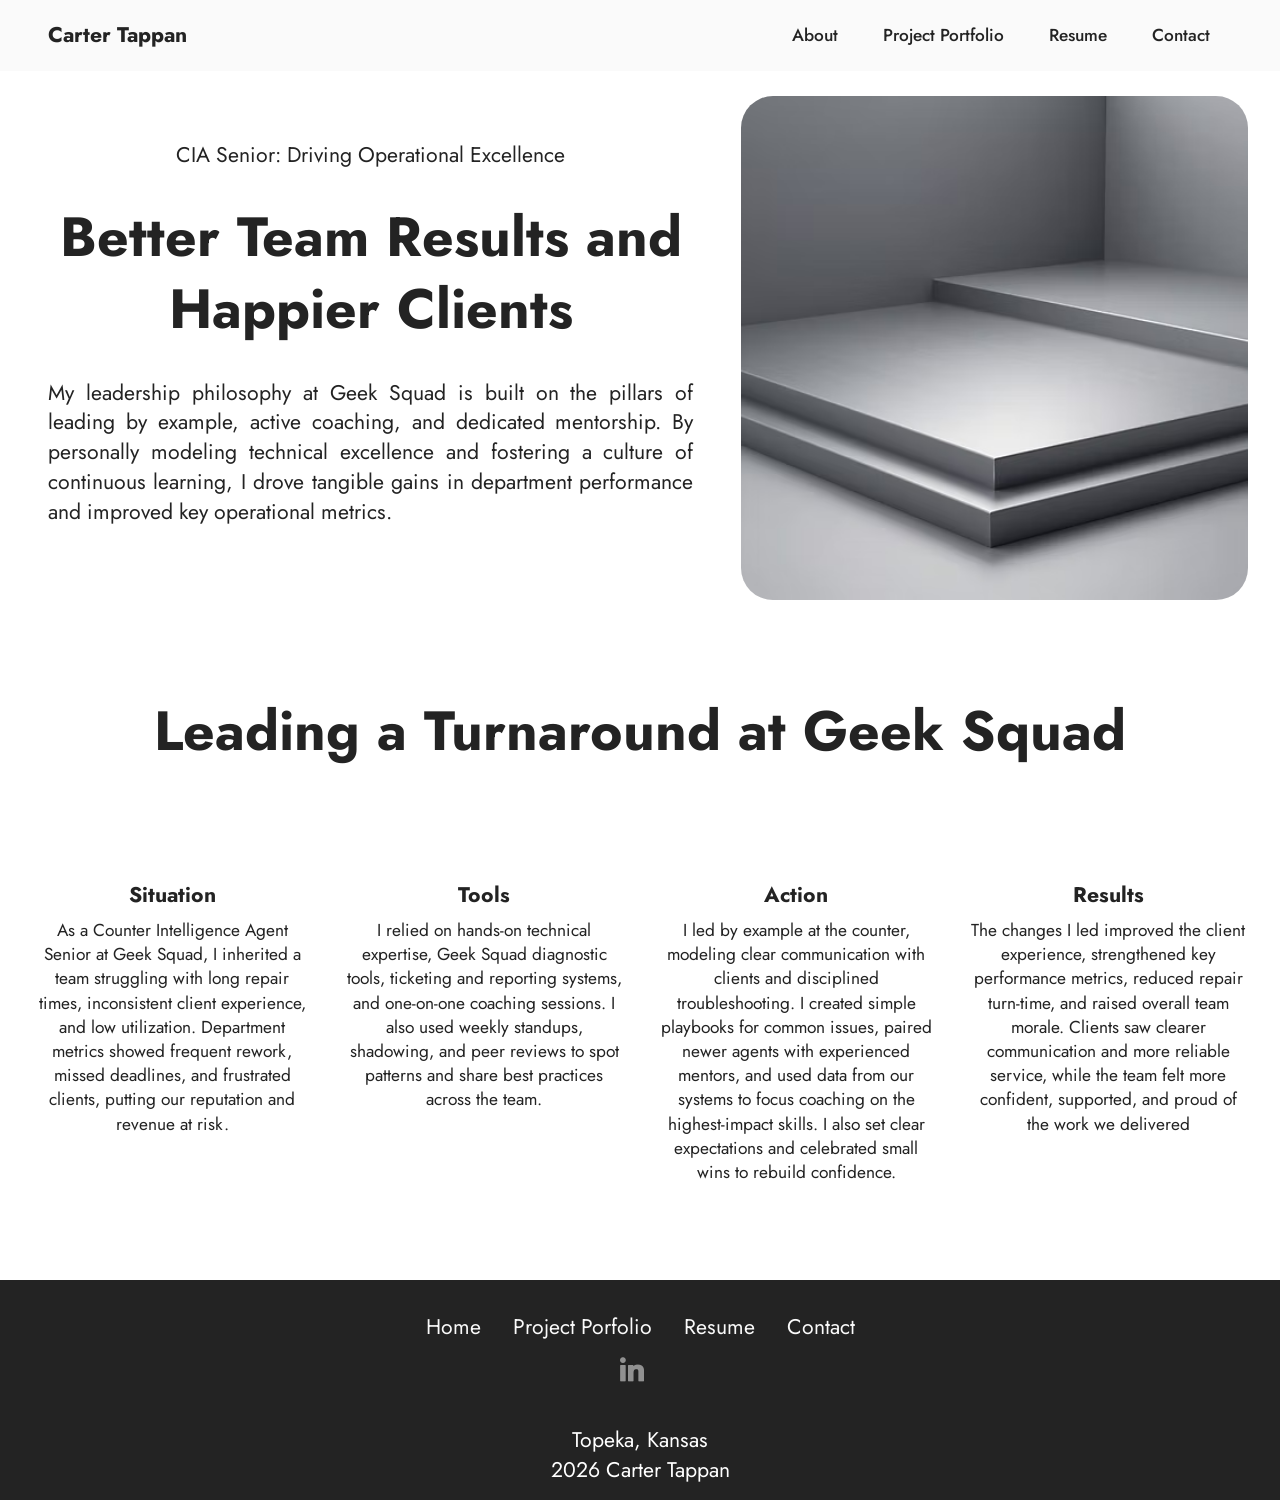
<file: portfolio/projects/leadership/index.html>
<!DOCTYPE html>
<html  >
<head>
  <meta charset="UTF-8">
  <meta http-equiv="X-UA-Compatible" content="IE=edge">
  <meta name="generator" content="Mobirise v6.1.12, mobirise.com">
  <meta name="viewport" content="width=device-width, initial-scale=1, minimum-scale=1">
  <link rel="shortcut icon" href="assets/images/carter-tappan-logo.jpg" type="image/x-icon">
  <meta name="description" content="">
  
  
  <title>Home</title>
  <link rel="stylesheet" href="assets/web/assets/mobirise-icons2/mobirise2.css">
  <link rel="stylesheet" href="assets/bootstrap/css/bootstrap.min.css">
  <link rel="stylesheet" href="assets/dropdown/css/style.css">
  <link rel="stylesheet" href="assets/socicon/css/styles.css">
  <link rel="stylesheet" href="assets/theme/css/style.css">
  <link rel="preload" href="https://fonts.googleapis.com/css?family=Jost:100,200,300,400,500,600,700,800,900,100i,200i,300i,400i,500i,600i,700i,800i,900i&display=swap" as="style" onload="this.onload=null;this.rel='stylesheet'">
  <noscript><link rel="stylesheet" href="https://fonts.googleapis.com/css?family=Jost:100,200,300,400,500,600,700,800,900,100i,200i,300i,400i,500i,600i,700i,800i,900i&display=swap"></noscript>
  <link rel="preload" as="style" href="assets/mobirise/css/mbr-additional.css?v=kVen4a"><link rel="stylesheet" href="assets/mobirise/css/mbr-additional.css?v=kVen4a" type="text/css">

  
  
  
</head>
<body>
  
  <section data-bs-version="5.1" class="menu menu2 cid-vwG8jjuHGN" once="menu" id="menu2-0">
    
    <nav class="navbar navbar-dropdown navbar-expand-lg">
        <div class="container">
            <div class="navbar-brand">
                
                <span class="navbar-caption-wrap"><a class="navbar-caption text-black text-primary display-7" href="http://techttc.com/portfolio">Carter Tappan</a></span>
            </div>
            <button class="navbar-toggler" type="button" data-toggle="collapse" data-bs-toggle="collapse" data-target="#navbarSupportedContent" data-bs-target="#navbarSupportedContent" aria-controls="navbarSupportedContent" aria-expanded="false" aria-label="Toggle navigation">
                <div class="hamburger">
                    <span></span>
                    <span></span>
                    <span></span>
                    <span></span>
                </div>
            </button>
            <div class="collapse navbar-collapse" id="navbarSupportedContent">
                <ul class="navbar-nav nav-dropdown nav-right" data-app-modern-menu="true"><li class="nav-item"><a class="nav-link link text-black text-primary display-4" href="http://techttc.com/portfolio">About</a></li><li class="nav-item"><a class="nav-link link text-black text-primary display-4" href="http://techttc.com/portfolio/projects">Project Portfolio</a></li>
                    <li class="nav-item"><a class="nav-link link text-black text-primary display-4" href="http://techttc.com/portfolio/resume">Resume</a></li>
                    <li class="nav-item"><a class="nav-link link text-black text-primary display-4" href="http://techttc.com/portfolio/contact">Contact</a>
                    </li></ul>
                
                
            </div>
        </div>
    </nav>
</section>

<section data-bs-version="5.1" class="features12 cid-vwG8qghZab" id="features12-1">

    

    
    
    <div class="container">
        <div class="m-0 row align-items-center">
            <div class="col-12 col-lg">
                <div class="card-wrapper">
                    <div class="card-box">
                        <h4 class="card-title mbr-fonts-style mb-4 display-7">CIA Senior: Driving Operational Excellence</h4>
                        <p class="mbr-text mbr-fonts-style mb-4 display-2"><strong>
                            Better Team Results and Happier Clients</strong></p>
                        <div class="mbr-text mbr-fonts-style counter-container display-7">
                            <div style="text-align: justify;">My leadership philosophy at Geek Squad is built on the pillars of leading by example, active coaching, and dedicated mentorship. By personally modeling technical excellence and fostering a culture of continuous learning, I drove tangible gains in department performance and improved key operational metrics.</div><div style="text-align: justify;"><br></div>
                        </div>
                        
                    </div>
                </div>
            </div>
            <div class="p-0 col-12 col-lg-5 md-pb">
                <div class="image-wrapper">
                    <img src="assets/images/ai-generated-image.jpeg" alt="Mobirise Website Builder">
                </div>
            </div>
        </div>
    </div>
</section>

<section data-bs-version="5.1" class="content4 cid-vwG9ftKqRg" id="content4-4">
    

    
    
    <div class="container-fluid">
        <div class="row justify-content-center">
            <div class="title col-md-12 col-lg-10">
                <h3 class="mbr-section-title mbr-fonts-style align-center mb-4 display-2"><strong>Leading a Turnaround at Geek Squad</strong></h3>
                
                
            </div>
        </div>
    </div>
</section>

<section data-bs-version="5.1" class="features15 cid-vwG9e08KDw" id="features15-3">

    

    
    
    <div class="container-fluid">
        <div class="row justify-content-center">
            <div class="item features-without-image mb-5 col-12 col-md-3">
                <div class="item-wrapper">
                    
                    <div class="card-box">
                        <h4 class="card-title mbr-fonts-style mb-2 display-7"><strong>Situation</strong></h4>
                        <h5 class="card-text mbr-fonts-style display-4">As a Counter Intelligence Agent Senior at Geek Squad, I inherited a team struggling with long repair times, inconsistent client experience, and low utilization. Department metrics showed frequent rework, missed deadlines, and frustrated clients, putting our reputation and revenue at risk.</h5>
                    </div>
                </div>
            </div>
            <div class="item features-without-image mb-5 col-12 col-md-3">
                <div class="item-wrapper">
                    
                    <div class="card-box">
                        <h4 class="card-title mbr-fonts-style mb-2 display-7"><strong>Tools</strong></h4>
                        <h5 class="card-text mbr-fonts-style display-4">I relied on hands-on technical expertise, Geek Squad diagnostic tools, ticketing and reporting systems, and one-on-one coaching sessions. I also used weekly standups, shadowing, and peer reviews to spot patterns and share best practices across the team.</h5>
                    </div>
                </div>
            </div>
            <div class="item features-without-image mb-5 col-12 col-md-3">
                <div class="item-wrapper">
                    
                    <div class="card-box">
                        <h4 class="card-title mbr-fonts-style mb-2 display-7">
                            <strong>Action</strong>
                        </h4>
                        <h5 class="card-text mbr-fonts-style display-4">I led by example at the counter, modeling clear communication with clients and disciplined troubleshooting. I created simple playbooks for common issues, paired newer agents with experienced mentors, and used data from our systems to focus coaching on the highest-impact skills. I also set clear expectations and celebrated small wins to rebuild confidence.</h5>
                    </div>
                </div>
            </div><div class="item features-without-image mb-5 col-12 col-md-3">
                <div class="item-wrapper">
                    
                    <div class="card-box">
                        <h4 class="card-title mbr-fonts-style mb-2 display-7">
                            <strong>Results</strong>
                        </h4>
                        <h5 class="card-text mbr-fonts-style display-4">The changes I led improved the client experience, strengthened key performance metrics, reduced repair turn-time, and raised overall team morale. Clients saw clearer communication and more reliable service, while the team felt more confident, supported, and proud of the work we delivered</h5>
                    </div>
                </div>
            </div>
        </div>
    </div>
</section>

<section data-bs-version="5.1" class="footer3 cid-vwG9G9zxC1" once="footers" id="footer3-5">

    

    

    <div class="container">
        <div class="row align-center mbr-white">
            <div class="row row-links">
                <ul class="foot-menu">
                    
                    
                    
                    
                    
                <li class="foot-menu-item mbr-fonts-style display-7"><a href="http://techttc.com/portfolio" class="text-white text-primary">Home</a></li><li class="foot-menu-item mbr-fonts-style display-7"><a href="http://techttc.com/portfolio/projects" class="text-white">Project Porfolio</a></li><li class="foot-menu-item mbr-fonts-style display-7"><a href="http://techttc.com/portfolio/resume" class="text-white text-primary">Resume</a></li><li class="foot-menu-item mbr-fonts-style display-7"><a href="http://techttc.com/portfolio/contact" class="text-white">Contact</a></li></ul>
            </div>
            <div class="row social-row">
                <div class="social-list align-right pb-2">
                    
                    
                    
                    
                    
                    
                <div class="soc-item">
                        <a href="https://www.linkedin.com/in/carter-tappan14/" target="_blank">
                            <span class="mbr-iconfont mbr-iconfont-social socicon-linkedin socicon" style=""></span>
                        </a>
                    </div></div>
            </div>
            <div class="row row-copirayt">
                <p class="mbr-text mb-0 mbr-fonts-style mbr-white align-center display-7"><br>Topeka, Kansas<br>2026 Carter Tappan</p>
            </div>
        </div>
    </div>
</section>
  
  
    <script src="assets/bootstrap/js/bootstrap.bundle.min.js"></script>
    <script src="assets/dropdown/js/navbar-dropdown.js"></script>
</body>
</html>
</file>
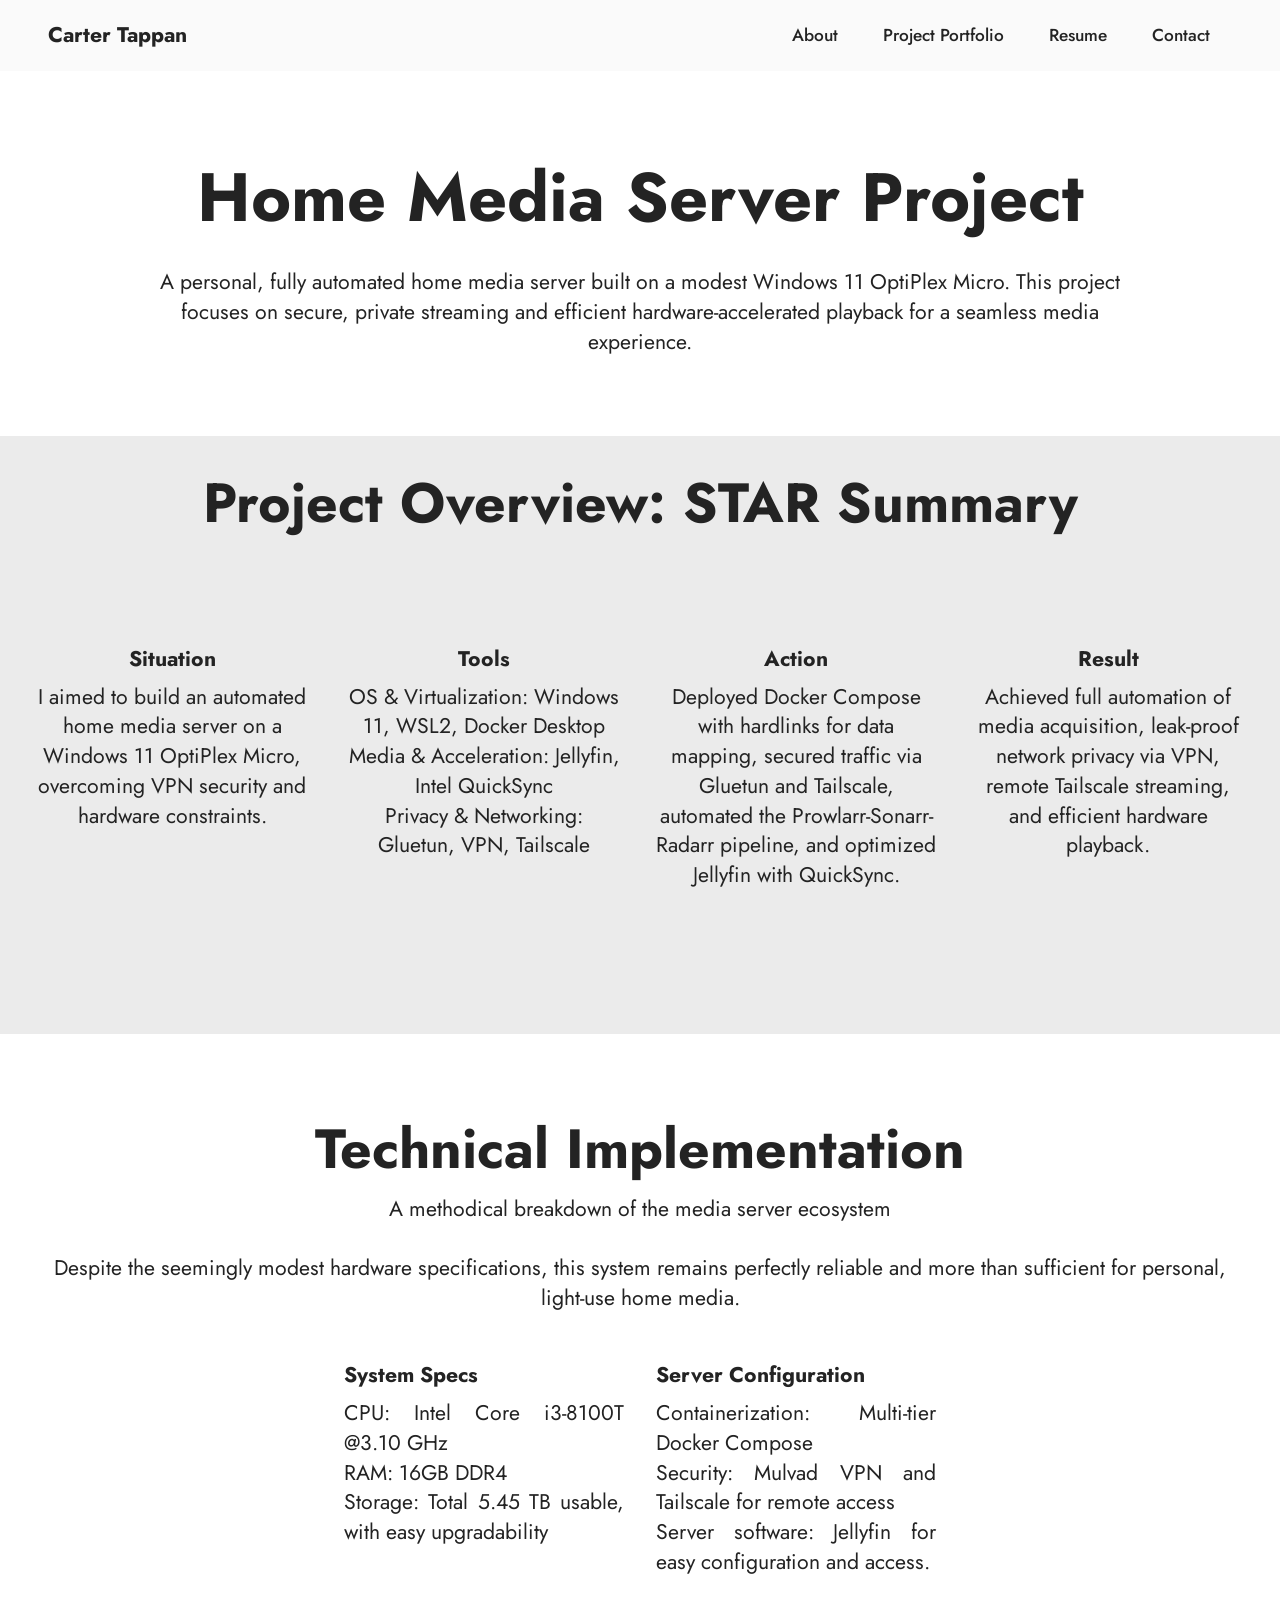
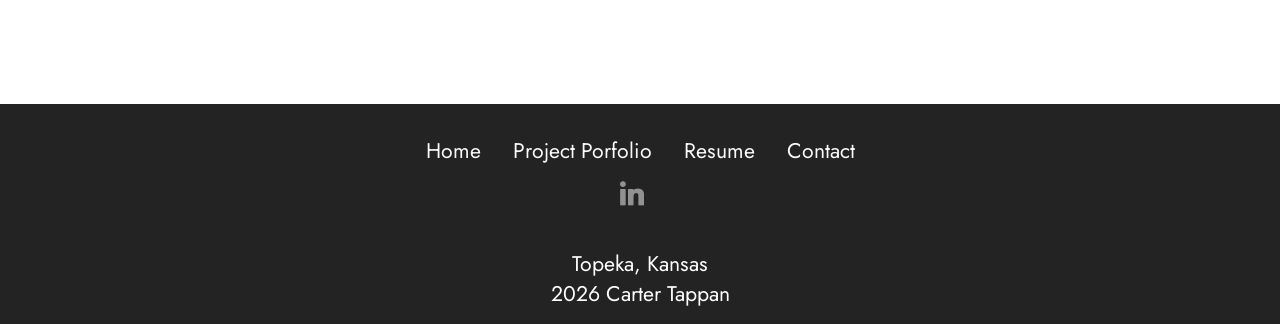
<file: portfolio/projects/mediaserver/index.html>
<!DOCTYPE html>
<html  >
<head>
  <meta charset="UTF-8">
  <meta http-equiv="X-UA-Compatible" content="IE=edge">
  <meta name="generator" content="Mobirise v6.1.12, mobirise.com">
  <meta name="viewport" content="width=device-width, initial-scale=1, minimum-scale=1">
  <link rel="shortcut icon" href="assets/images/carter-tappan-logo.jpg" type="image/x-icon">
  <meta name="description" content="">
  
  
  <title>Home</title>
  <link rel="stylesheet" href="assets/web/assets/mobirise-icons2/mobirise2.css">
  <link rel="stylesheet" href="assets/bootstrap/css/bootstrap.min.css">
  <link rel="stylesheet" href="assets/animatecss/animate.css">
  <link rel="stylesheet" href="assets/dropdown/css/style.css">
  <link rel="stylesheet" href="assets/socicon/css/styles.css">
  <link rel="stylesheet" href="assets/theme/css/style.css">
  <link rel="preload" href="https://fonts.googleapis.com/css?family=Jost:100,200,300,400,500,600,700,800,900,100i,200i,300i,400i,500i,600i,700i,800i,900i&display=swap" as="style" onload="this.onload=null;this.rel='stylesheet'">
  <noscript><link rel="stylesheet" href="https://fonts.googleapis.com/css?family=Jost:100,200,300,400,500,600,700,800,900,100i,200i,300i,400i,500i,600i,700i,800i,900i&display=swap"></noscript>
  <link rel="preload" as="style" href="assets/mobirise/css/mbr-additional.css?v=HwgrDS"><link rel="stylesheet" href="assets/mobirise/css/mbr-additional.css?v=HwgrDS" type="text/css">

  
  
  
</head>
<body>
  
  <section data-bs-version="5.1" class="menu menu2 cid-vwGal7kbzt" once="menu" id="menu2-0">
    
    <nav class="navbar navbar-dropdown navbar-expand-lg">
        <div class="container">
            <div class="navbar-brand">
                
                <span class="navbar-caption-wrap"><a class="navbar-caption text-black text-primary display-7" href="http://techttc.com/portfolio">Carter Tappan</a></span>
            </div>
            <button class="navbar-toggler" type="button" data-toggle="collapse" data-bs-toggle="collapse" data-target="#navbarSupportedContent" data-bs-target="#navbarSupportedContent" aria-controls="navbarSupportedContent" aria-expanded="false" aria-label="Toggle navigation">
                <div class="hamburger">
                    <span></span>
                    <span></span>
                    <span></span>
                    <span></span>
                </div>
            </button>
            <div class="collapse navbar-collapse" id="navbarSupportedContent">
                <ul class="navbar-nav nav-dropdown nav-right" data-app-modern-menu="true"><li class="nav-item"><a class="nav-link link text-black text-primary display-4" href="http://techttc.com/portfolio">About</a></li><li class="nav-item"><a class="nav-link link text-black text-primary display-4" href="http://techttc.com/portfolio/projects">Project Portfolio</a></li>
                    <li class="nav-item"><a class="nav-link link text-black text-primary display-4" href="http://techttc.com/portfolio/resume">Resume</a></li>
                    <li class="nav-item"><a class="nav-link link text-black text-primary display-4" href="http://techttc.com/portfolio/contact">Contact</a>
                    </li></ul>
                
                
            </div>
        </div>
    </nav>
</section>

<section data-bs-version="5.1" class="content4 cid-vwGbAGorMT" id="content4-1">
    

    
    
    <div class="container">
        <div class="row justify-content-center">
            <div class="title col-md-12 col-lg-10">
                <h3 class="mbr-section-title mbr-fonts-style align-center mb-4 display-1"><strong>Home Media Server Project</strong></h3>
                <h4 class="mbr-section-subtitle align-center mbr-fonts-style mb-4 display-7">A personal, fully automated home media server built on a modest Windows 11 OptiPlex Micro. This project focuses on secure, private streaming and efficient hardware-accelerated playback for a seamless media experience.</h4>
                
            </div>
        </div>
    </div>
</section>

<section data-bs-version="5.1" class="features18 cid-vwGbD85MZn" id="features18-2">

    

    
    
    <div class="container-fluid">
        <div class="mbr-section-head">
            <div class="col-12">
                <h4 class="mbr-section-title mbr-fonts-style align-center mb-0 display-2"><strong>Project Overview: STAR Summary</strong><br><strong><br></strong></h4>
                
            </div>
        </div>
        <div class="row mt-4">
            <div class="item features-without-image mb-3 col-12 col-md-3">
                <div class="item-wrapper mb-4">
                    <div class="card-box align-left">
                        <h4 class="card-title mbr-fonts-style align-left display-7">
                            <strong>Situation</strong>
                        </h4>
                        <p class="mbr-text mbr-fonts-style mb-3 display-7">
                            I aimed to build an automated home media server on a Windows 11 OptiPlex Micro, overcoming VPN security and hardware constraints.</p>
                        <div class="link-wrap">
                            
                        </div>
                    </div>
                </div>
            </div>
            <div class="item features-without-image mb-3 col-12 col-md-3">
                <div class="item-wrapper mb-4">
                    <div class="card-box align-left">
                        <h4 class="card-title mbr-fonts-style align-left display-7">
                            <strong>Tools</strong>
                        </h4>
                        <p class="mbr-text mbr-fonts-style mb-3 display-7">OS &amp; Virtualization: Windows 11, WSL2, Docker Desktop
<br>Media &amp; Acceleration: Jellyfin, Intel QuickSync
<br>Privacy &amp; Networking: Gluetun, VPN, Tailscale</p>
                        <div class="link-wrap">
                            
                        </div>
                    </div>
                </div>
            </div>
            <div class="item features-without-image mb-3 col-12 col-md-3">
                <div class="item-wrapper mb-4">
                    <div class="card-box align-left">
                        <h4 class="card-title mbr-fonts-style align-left display-7">
                            <strong>Action</strong>
                        </h4>
                        <p class="mbr-text mbr-fonts-style mb-3 display-7">
                            Deployed Docker Compose with hardlinks for data mapping, secured traffic via Gluetun and Tailscale, automated the Prowlarr-Sonarr-Radarr pipeline, and optimized Jellyfin with QuickSync.</p>
                        <div class="link-wrap">
                            
                        </div>
                    </div>
                </div>
            </div><div class="item features-without-image mb-3 col-12 col-md-3">
                <div class="item-wrapper mb-4">
                    <div class="card-box align-left">
                        <h4 class="card-title mbr-fonts-style align-left display-7">
                            <strong>Result</strong>
                        </h4>
                        <p class="mbr-text mbr-fonts-style mb-3 display-7">
                            Achieved full automation of media acquisition, leak-proof network privacy via VPN, remote Tailscale streaming, and efficient hardware playback.</p>
                        <div class="link-wrap">
                            
                        </div>
                    </div>
                </div>
            </div>
        </div>
    </div>
</section>

<section data-bs-version="5.1" class="features25 cid-vwGdnIwI13" id="features1-4">
    

    
    
    <div class="container-fluid">
        <div class="row mb-5">
            <div class="col-12">
                <h3 class="mbr-section-title mbr-fonts-style align-center mb-2 display-2"><strong>Technical Implementation</strong></h3>
                <h5 class="mbr-section-subtitle mbr-fonts-style align-center mb-0 display-7">A methodical breakdown of the media server ecosystem<br><br>
<div>
</div><div>Despite the seemingly modest hardware specifications, this system remains perfectly reliable and more than sufficient for personal, light‑use home media.</div></h5>
            </div>
        </div>
        <div class="row">
            
            <div class="item features-without-image mb-5 col-12 col-md-3 active">
                <div class="item-wrapper align-center">
                    
                    <h5 class="card-title mbr-fonts-style display-7"><strong>System Specs</strong></h5>
                    <p class="card-text mbr-fonts-style mb-0 display-7">CPU: Intel Core i3-8100T @3.10 GHz
<br>RAM: 16GB DDR4
<br>Storage: Total 5.45 TB usable, with easy upgradability</p>
                </div>
            </div><div class="item features-without-image mb-5 col-12 col-md-3">
                <div class="item-wrapper align-center">
                    
                    <h5 class="card-title mbr-fonts-style display-7"><strong>Server Configuration</strong></h5>
                    <p class="card-text mbr-fonts-style mb-0 display-7">Containerization: Multi-tier Docker Compose
<br>Security: Mulvad VPN and Tailscale for remote access
<br>Server software: Jellyfin for easy configuration and access.</p>
                </div>
            </div>
            
        </div>
    </div>
</section>

<section data-bs-version="5.1" class="footer3 cid-vwGdM9DyVh" once="footers" id="footer3-5">

    

    

    <div class="container">
        <div class="row align-center mbr-white">
            <div class="row row-links">
                <ul class="foot-menu">
                    
                    
                    
                    
                    
                <li class="foot-menu-item mbr-fonts-style display-7"><a href="http://techttc.com/portfolio" class="text-white text-primary">Home</a></li><li class="foot-menu-item mbr-fonts-style display-7"><a href="http://techttc.com/portfolio/projects" class="text-white">Project Porfolio</a></li><li class="foot-menu-item mbr-fonts-style display-7"><a href="http://techttc.com/portfolio/resume" class="text-white text-primary">Resume</a></li><li class="foot-menu-item mbr-fonts-style display-7"><a href="http://techttc.com/portfolio/contact" class="text-white">Contact</a></li></ul>
            </div>
            <div class="row social-row">
                <div class="social-list align-right pb-2">
                    
                    
                    
                    
                    
                    
                <div class="soc-item">
                        <a href="https://www.linkedin.com/in/carter-tappan14/" target="_blank">
                            <span class="mbr-iconfont mbr-iconfont-social socicon-linkedin socicon" style=""></span>
                        </a>
                    </div></div>
            </div>
            <div class="row row-copirayt">
                <p class="mbr-text mb-0 mbr-fonts-style mbr-white align-center display-7"><br>Topeka, Kansas<br>2026 Carter Tappan</p>
            </div>
        </div>
    </div>
</section>
  
  
    <script src="assets/bootstrap/js/bootstrap.bundle.min.js"></script>
    <script src="assets/dropdown/js/navbar-dropdown.js"></script>
    <input name="animation" type="hidden">
  </body>
</html>
</file>
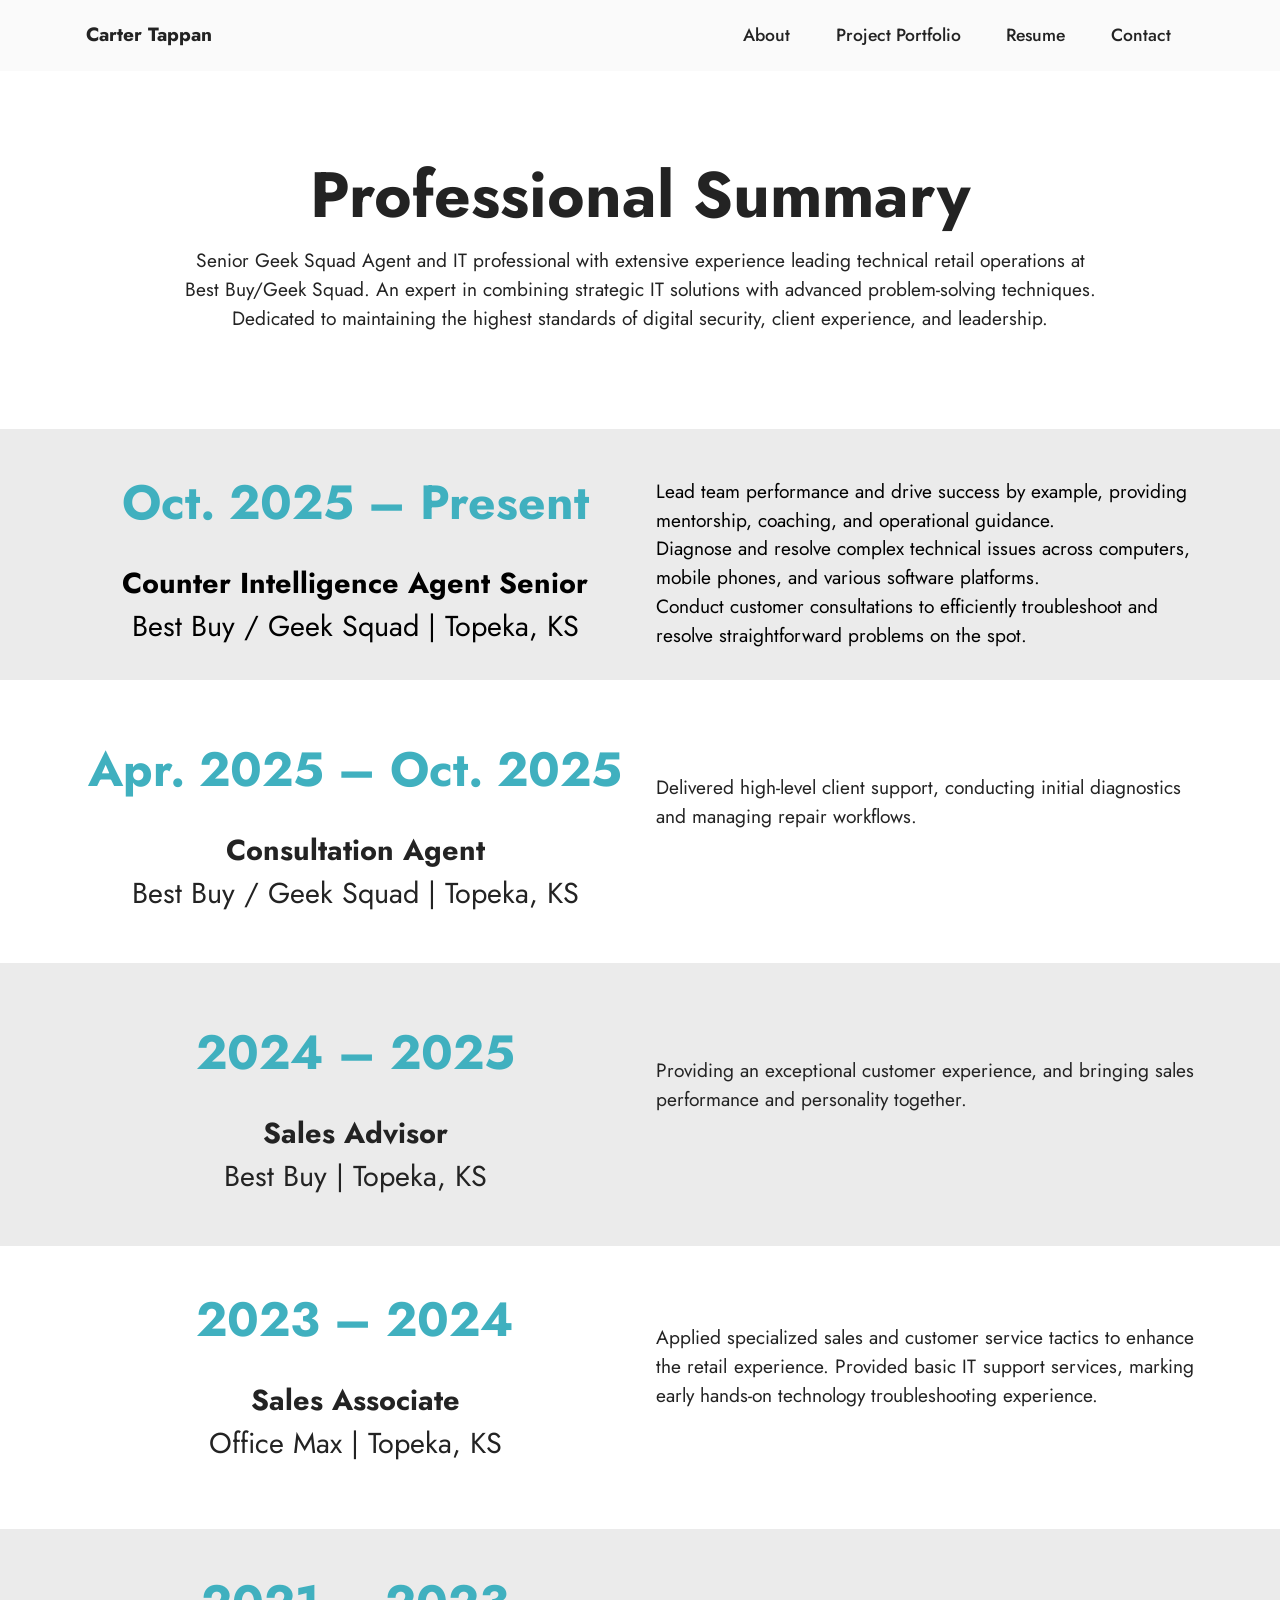
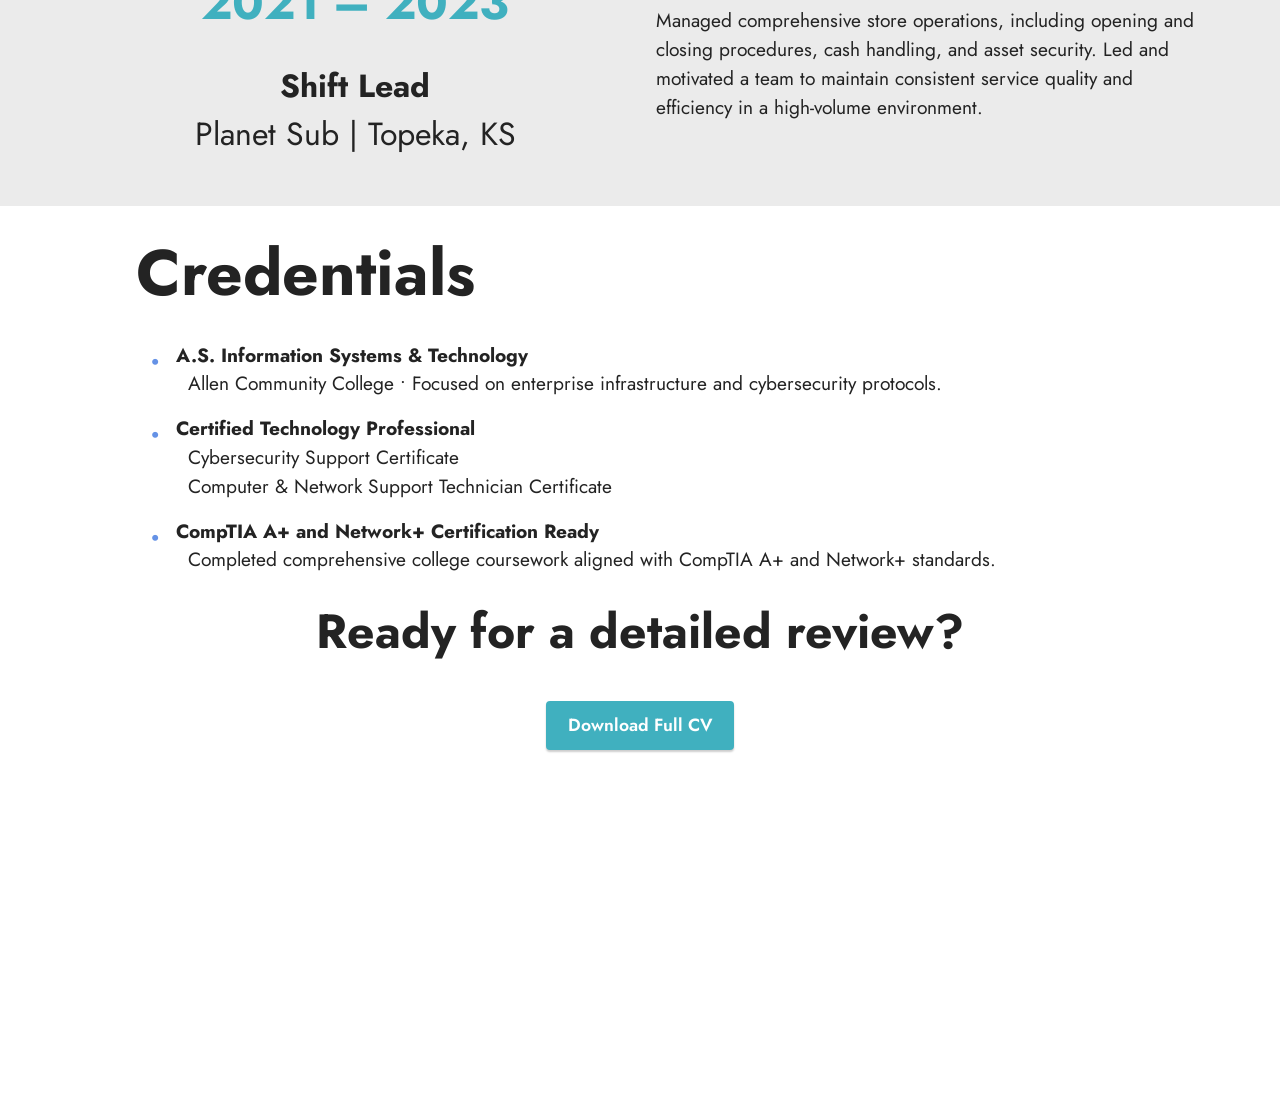
<file: portfolio/inde.html>
<!DOCTYPE html>
<html  >
<head>
  <!-- Site made with Mobirise Website Builder v6.1.12, https://mobirise.com -->
  <meta charset="UTF-8">
  <meta http-equiv="X-UA-Compatible" content="IE=edge">
  <meta name="generator" content="Mobirise v6.1.12, mobirise.com">
  <meta name="viewport" content="width=device-width, initial-scale=1, minimum-scale=1">
  <link rel="shortcut icon" href="assets/images/carter20tappan20logo-128x128.png" type="image/x-icon">
  <meta name="description" content="">
  
  
  <title>Resume</title>
  <link rel="stylesheet" href="assets/bootstrap/css/bootstrap.min.css">
  <link rel="stylesheet" href="assets/animatecss/animate.css">
  <link rel="stylesheet" href="assets/dropdown/css/style.css">
  <link rel="stylesheet" href="assets/socicon/css/styles.css">
  <link rel="stylesheet" href="assets/theme/css/style.css">
  <link rel="preload" href="https://fonts.googleapis.com/css?family=Jost:100,200,300,400,500,600,700,800,900,100i,200i,300i,400i,500i,600i,700i,800i,900i&display=swap" as="style" onload="this.onload=null;this.rel='stylesheet'">
  <noscript><link rel="stylesheet" href="https://fonts.googleapis.com/css?family=Jost:100,200,300,400,500,600,700,800,900,100i,200i,300i,400i,500i,600i,700i,800i,900i&display=swap"></noscript>
  <link rel="preload" as="style" href="assets/mobirise/css/mbr-additional.css?v=r7Y6Qo"><link rel="stylesheet" href="assets/mobirise/css/mbr-additional.css?v=r7Y6Qo" type="text/css">

  
  
  
</head>
<body>
  
  <section data-bs-version="5.1" class="menu menu2 cid-vwFIzrhYUX" once="menu" id="menu2-i">
    
    <nav class="navbar navbar-dropdown navbar-expand-lg">
        <div class="container">
            <div class="navbar-brand">
                
                <span class="navbar-caption-wrap"><a class="navbar-caption text-black text-primary display-7" href="http://techttc.com/portfolio">Carter Tappan</a></span>
            </div>
            <button class="navbar-toggler" type="button" data-toggle="collapse" data-bs-toggle="collapse" data-target="#navbarSupportedContent" data-bs-target="#navbarSupportedContent" aria-controls="navbarNavAltMarkup" aria-expanded="false" aria-label="Toggle navigation">
                <div class="hamburger">
                    <span></span>
                    <span></span>
                    <span></span>
                    <span></span>
                </div>
            </button>
            <div class="collapse navbar-collapse" id="navbarSupportedContent">
                <ul class="navbar-nav nav-dropdown nav-right" data-app-modern-menu="true"><li class="nav-item"><a class="nav-link link text-black text-primary display-4" href="http://techttc.com/portfolio">About</a></li><li class="nav-item"><a class="nav-link link text-black text-primary display-4" href="http://techttc.com/portfolio/projects">Project Portfolio</a></li>
                    <li class="nav-item"><a class="nav-link link text-black text-primary display-4" href="http://techttc.com/portfolio/resume">Resume</a></li>
                    <li class="nav-item"><a class="nav-link link text-black text-primary display-4" href="http://techttc.com/portfolio/contact">Contact</a>
                    </li></ul>
                
                
            </div>
        </div>
    </nav>
</section>

<section data-bs-version="5.1" class="header2 cid-vwFKwkGnH0" id="header2-o">

    

    
    

    <div class="container">
        <div class="row justify-content-center">
            <div class="col-12 col-lg-10">
                <h1 class="mbr-section-title mbr-fonts-style mb-3 display-1"><strong>Professional Summary</strong></h1>
                
                <p class="mbr-text mbr-fonts-style display-7">Senior Geek Squad Agent and IT professional with extensive experience leading technical retail operations at Best Buy/Geek Squad. An expert in combining strategic IT solutions with advanced problem-solving techniques. Dedicated to maintaining the highest standards of digital security, client experience, and leadership.</p>
                
            </div>
        </div>
    </div>
</section>

<section data-bs-version="5.1" class="content10 cid-vwFLhYzpKV" id="content10-p">
    
    <div class="container">
        <div class="row justify-content-center">
            <div class="col-12 col-md">
                <h5 class="mbr-section-title mbr-fonts-style mb-4 display-2"><strong>Oct. 2025 – Present</strong></h5>
                <h2 class="mbr-section-subtitle mbr-fonts-style mb-4 sub"><strong>Counter Intelligence Agent Senior
</strong><div>Best Buy / Geek Squad | Topeka, KS</div></h2>
            </div>
            <div class="col-md-12 col-lg-6">
                <p class="mbr-text mbr-fonts-style display-7">Lead team performance and drive success by example, providing mentorship, coaching, and operational guidance.
<br>Diagnose and resolve complex technical issues across computers, mobile phones, and various software platforms.
<br>Conduct customer consultations to efficiently troubleshoot and resolve straightforward problems on the spot.<br></p>
            </div>
        </div>
    </div>
</section>

<section data-bs-version="5.1" class="content10 cid-vwFLjA59mj" id="content10-r">
    
    <div class="container">
        <div class="row justify-content-center">
            <div class="col-12 col-md">
                <h5 class="mbr-section-title mbr-fonts-style mb-4 display-2"><strong>Apr. 2025 – Oct. 2025</strong></h5>
                <h6 class="mbr-section-subtitle mbr-fonts-style mb-4 sub"><strong>Consultation Agent
</strong><div>Best Buy / Geek Squad | Topeka, KS</div></h6>
            </div>
            <div class="col-md-12 col-lg-6">
                <p class="mbr-text mbr-fonts-style display-7"><br>Delivered high-level client support, conducting initial diagnostics and managing repair workflows.</p>
            </div>
        </div>
    </div>
</section>

<section data-bs-version="5.1" class="content10 cid-vwFLkFS7PL" id="content10-t">
    
    <div class="container">
        <div class="row justify-content-center">
            <div class="col-12 col-md">
                <h5 class="mbr-section-title mbr-fonts-style mb-4 display-2">
                    <strong>2024 – 2025</strong>
                </h5>
                <h6 class="mbr-section-subtitle mbr-fonts-style mb-4 sub"><strong>Sales Advisor
</strong><div>Best Buy | Topeka, KS</div></h6>
            </div>
            <div class="col-md-12 col-lg-6">
                <p class="mbr-text mbr-fonts-style display-7"><br>Providing an exceptional customer experience, and bringing sales performance and personality together.</p>
            </div>
        </div>
    </div>
</section>

<section data-bs-version="5.1" class="content10 cid-vwFLjIL4R5" id="content10-s">
    
    <div class="container">
        <div class="row justify-content-center">
            <div class="col-12 col-md">
                <h5 class="mbr-section-title mbr-fonts-style mb-4 display-2"><strong>2023 – 2024</strong></h5>
                <h6 class="mbr-section-subtitle mbr-fonts-style mb-4 sub"><strong>Sales Associate
</strong><div>Office Max | Topeka, KS</div></h6>
            </div>
            <div class="col-md-12 col-lg-6">
                <p class="mbr-text mbr-fonts-style display-7"><br>Applied specialized sales and customer service tactics to enhance the retail experience. Provided basic IT support services, marking early hands-on technology troubleshooting experience.</p>
            </div>
        </div>
    </div>
</section>

<section data-bs-version="5.1" class="content10 cid-vwFLjthHoJ" id="content10-q">
    
    <div class="container">
        <div class="row justify-content-center">
            <div class="col-12 col-md">
                <h5 class="mbr-section-title mbr-fonts-style mb-4 display-2">
                    <strong>2021 – 2023</strong>
                </h5>
                <h6 class="mbr-section-subtitle mbr-fonts-style mb-4 display-5"><strong>Shift Lead
</strong><div>Planet Sub | Topeka, KS</div></h6>
            </div>
            <div class="col-md-12 col-lg-6">
                <p class="mbr-text mbr-fonts-style display-7"><br>Managed comprehensive store operations, including opening and closing procedures, cash handling, and asset security. Led and motivated a team to maintain consistent service quality and efficiency in a high-volume environment.</p>
            </div>
        </div>
    </div>
</section>

<section data-bs-version="5.1" class="content14 cid-vwFSniRxwh" id="content14-u">
    

    
    
    
    <div class="container-fluid">
        <div class="row justify-content-center">
            <div class="col-md-12 col-lg-10">
                    <h3 class="mbr-section-title mbr-fonts-style mb-4 display-1">
                        <strong>Credentials</strong>
                    </h3>
                <ul class="list mbr-fonts-style display-7">
                    <li><strong>A.S. Information Systems &amp; Technology</strong><br>&nbsp; Allen Community College • Focused on enterprise infrastructure and cybersecurity protocols.</li>
                    <li><strong>Certified Technology Professional</strong><br>&nbsp; Cybersecurity Support Certificate<br>&nbsp; Computer &amp; Network Support Technician Certificate</li><li><strong>CompTIA A+ and Network+ Certification Ready</strong><br>&nbsp; Completed comprehensive college coursework aligned with CompTIA A+ and Network+ standards.</li>
                </ul>
            </div>
        </div>
    </div>
</section>

<section data-bs-version="5.1" class="content4 cid-vwFTcqqRCR" id="content4-v">
    

    
    
    <div class="container">
        <div class="row justify-content-center">
            <div class="title col-md-12 col-lg-10">
                <h3 class="mbr-section-title mbr-fonts-style align-center mb-4 display-2"><strong>Ready for a detailed review?</strong></h3>
                
                <div class="mbr-section-btn align-center"><a class="btn btn-success display-4" href="assets/files/Carter_Tappan_Resume.pdf">Download Full CV</a></div>
            </div>
        </div>
    </div>
</section>

<section data-bs-version="5.1" class="footer3 cid-vwFIzrB1uW mbr-reveal" once="footers" id="footer3-l">

    

    

    <div class="container">
        <div class="row align-center mbr-white">
            <div class="row row-links">
                <ul class="foot-menu">
                    
                    
                    
                    
                    
                <li class="foot-menu-item mbr-fonts-style display-7"><a href="http://techttc.com/portfolio" class="text-white text-primary">Home</a></li><li class="foot-menu-item mbr-fonts-style display-7"><a href="http://techttc.com/portfolio/projects" class="text-white">Project Porfolio</a></li><li class="foot-menu-item mbr-fonts-style display-7"><a href="http://techttc.com/portfolio/resume" class="text-white text-primary">Resume</a></li><li class="foot-menu-item mbr-fonts-style display-7"><a href="http://techttc.com/portfolio/contact" class="text-white">Contact</a></li></ul>
            </div>
            <div class="row social-row">
                <div class="social-list align-right pb-2">
                    
                    
                    
                    
                    
                    
                <div class="soc-item">
                        <a href="https://www.linkedin.com/in/carter-tappan14/" target="_blank">
                            <span class="mbr-iconfont mbr-iconfont-social socicon-linkedin socicon" style=""></span>
                        </a>
                    </div></div>
            </div>
            <div class="row row-copirayt">
                <p class="mbr-text mb-0 mbr-fonts-style mbr-white align-center display-7"><br>Topeka, Kansas<br>2026 Carter Tappan</p>
            </div>
        </div>
    </div>
</section><section class="display-7" style="padding: 0;align-items: center;justify-content: center;flex-wrap: wrap;    align-content: center;display: flex;position: relative;height: 4rem;"><a href="https://mobiri.se/5167619" style="flex: 1 1;height: 4rem;position: absolute;width: 100%;z-index: 1;"><img alt="" style="height: 4rem;" src="[data-uri]"></a><p style="margin: 0;text-align: center;" class="display-7">&#8204;</p><a style="z-index:1" href="https://mobirise.com/html-builder.html">HTML Creator</a></section><script src="assets/bootstrap/js/bootstrap.bundle.min.js"></script>  <script src="assets/smoothscroll/smooth-scroll.js"></script>  <script src="assets/ytplayer/index.js"></script>  <script src="assets/dropdown/js/navbar-dropdown.js"></script>  <script src="assets/theme/js/script.js"></script>  
  
  
  <input name="animation" type="hidden">
  </body>
</html>
</file>
<file: assets/theme/css/style.css>
@charset "UTF-8";
section {
  background-color: #ffffff;
}

body {
  font-style: normal;
  line-height: 1.5;
  font-weight: 400;
  color: #232323;
  position: relative;
}

button {
  background-color: transparent;
  border-color: transparent;
}

.embla__button,
.carousel-control {
  background-color: #edefea !important;
  opacity: 0.8 !important;
  color: #464845 !important;
  border-color: #edefea !important;
}

.carousel .close,
.modalWindow .close {
  background-color: #edefea !important;
  color: #464845 !important;
  border-color: #edefea !important;
  opacity: 0.8 !important;
}

.carousel .close:hover,
.modalWindow .close:hover {
  opacity: 1 !important;
}

.carousel-indicators li {
  background-color: #edefea !important;
  border: 2px solid #464845 !important;
}

.carousel-indicators li:hover,
.carousel-indicators li:active {
  opacity: 0.8 !important;
}

.embla__button:hover,
.carousel-control:hover {
  background-color: #edefea !important;
  opacity: 1 !important;
}

.modalWindow-video-container {
  height: 80%;
}

section,
.container,
.container-fluid {
  position: relative;
  word-wrap: break-word;
}

a.mbr-iconfont:hover {
  text-decoration: none;
}

.article .lead p,
.article .lead ul,
.article .lead ol,
.article .lead pre,
.article .lead blockquote {
  margin-bottom: 0;
}

a {
  font-style: normal;
  font-weight: 400;
  cursor: pointer;
}
a, a:hover {
  text-decoration: none;
}

.mbr-section-title {
  font-style: normal;
  line-height: 1.3;
}

.mbr-section-subtitle {
  line-height: 1.3;
}

.mbr-text {
  font-style: normal;
  line-height: 1.7;
}

h1,
h2,
h3,
h4,
h5,
h6,
.display-1,
.display-2,
.display-4,
.display-5,
.display-7,
span,
p,
a {
  line-height: 1;
  word-break: break-word;
  word-wrap: break-word;
  font-weight: 400;
}

b,
strong {
  font-weight: bold;
}

input:-webkit-autofill, input:-webkit-autofill:hover, input:-webkit-autofill:focus, input:-webkit-autofill:active {
  transition-delay: 9999s;
  -webkit-transition-property: background-color, color;
  transition-property: background-color, color;
}

textarea[type=hidden] {
  display: none;
}

section {
  background-position: 50% 50%;
  background-repeat: no-repeat;
  background-size: cover;
}
section .mbr-background-video,
section .mbr-background-video-preview {
  position: absolute;
  bottom: 0;
  left: 0;
  right: 0;
  top: 0;
}

.hidden {
  visibility: hidden;
}

.mbr-z-index20 {
  z-index: 20;
}

/*! Base colors */
.mbr-white {
  color: #ffffff;
}

.mbr-black {
  color: #111111;
}

.mbr-bg-white {
  background-color: #ffffff;
}

.mbr-bg-black {
  background-color: #000000;
}

/*! Text-aligns */
.align-left {
  text-align: left;
}

.align-center {
  text-align: center;
}

.align-right {
  text-align: right;
}

/*! Font-weight  */
.mbr-light {
  font-weight: 300;
}

.mbr-regular {
  font-weight: 400;
}

.mbr-semibold {
  font-weight: 500;
}

.mbr-bold {
  font-weight: 700;
}

/*! Media  */
.media-content {
  flex-basis: 100%;
}

.media-container-row {
  display: flex;
  flex-direction: row;
  flex-wrap: wrap;
  justify-content: center;
  align-content: center;
  align-items: start;
}
.media-container-row .media-size-item {
  width: 400px;
}

.media-container-column {
  display: flex;
  flex-direction: column;
  flex-wrap: wrap;
  justify-content: center;
  align-content: center;
  align-items: stretch;
}
.media-container-column > * {
  width: 100%;
}

@media (min-width: 992px) {
  .media-container-row {
    flex-wrap: nowrap;
  }
}
figure {
  margin-bottom: 0;
  overflow: hidden;
}

figure[mbr-media-size] {
  transition: width 0.1s;
}

img,
iframe {
  display: block;
  width: 100%;
}

.card {
  background-color: transparent;
  border: none;
}

.card-box {
  width: 100%;
}

.card-img {
  text-align: center;
  flex-shrink: 0;
  -webkit-flex-shrink: 0;
}

.media {
  max-width: 100%;
  margin: 0 auto;
}

.mbr-figure {
  align-self: center;
}

.media-container > div {
  max-width: 100%;
}

.mbr-figure img,
.card-img img {
  width: 100%;
}

@media (max-width: 991px) {
  .media-size-item {
    width: auto !important;
  }
  .media {
    width: auto;
  }
  .mbr-figure {
    width: 100% !important;
  }
}
/*! Buttons */
.mbr-section-btn {
  margin-left: -0.6rem;
  margin-right: -0.6rem;
  font-size: 0;
}

.btn {
  font-weight: 600;
  border-width: 1px;
  font-style: normal;
  margin: 0.6rem 0.6rem;
  white-space: normal;
  transition: all 0.2s ease-in-out;
  display: inline-flex;
  align-items: center;
  justify-content: center;
  word-break: break-word;
}

.btn-sm {
  font-weight: 600;
  letter-spacing: 0px;
  transition: all 0.3s ease-in-out;
}

.btn-md {
  font-weight: 600;
  letter-spacing: 0px;
  transition: all 0.3s ease-in-out;
}

.btn-lg {
  font-weight: 600;
  letter-spacing: 0px;
  transition: all 0.3s ease-in-out;
}

.btn-form {
  margin: 0;
}
.btn-form:hover {
  cursor: pointer;
}

nav .mbr-section-btn {
  margin-left: 0rem;
  margin-right: 0rem;
}

/*! Btn icon margin */
.btn .mbr-iconfont,
.btn.btn-sm .mbr-iconfont {
  order: 1;
  cursor: pointer;
  margin-left: 0.5rem;
  vertical-align: sub;
}

.btn.btn-md .mbr-iconfont,
.btn.btn-md .mbr-iconfont {
  margin-left: 0.8rem;
}

.mbr-regular {
  font-weight: 400;
}

.mbr-semibold {
  font-weight: 500;
}

.mbr-bold {
  font-weight: 700;
}

[type=submit] {
  -webkit-appearance: none;
}

/*! Full-screen */
.mbr-fullscreen .mbr-overlay {
  min-height: 100vh;
}

.mbr-fullscreen {
  display: flex;
  display: -moz-flex;
  display: -ms-flex;
  display: -o-flex;
  align-items: center;
  min-height: 100vh;
  padding-top: 3rem;
  padding-bottom: 3rem;
}

/*! Map */
.map {
  height: 25rem;
  position: relative;
}
.map iframe {
  width: 100%;
  height: 100%;
}

/*! Scroll to top arrow */
.mbr-arrow-up {
  bottom: 25px;
  right: 90px;
  position: fixed;
  text-align: right;
  z-index: 5000;
  color: #ffffff;
  font-size: 22px;
}

.mbr-arrow-up a {
  background: rgba(0, 0, 0, 0.2);
  border-radius: 50%;
  color: #fff;
  display: inline-block;
  height: 60px;
  width: 60px;
  border: 2px solid #fff;
  outline-style: none !important;
  position: relative;
  text-decoration: none;
  transition: all 0.3s ease-in-out;
  cursor: pointer;
  text-align: center;
}
.mbr-arrow-up a:hover {
  background-color: rgba(0, 0, 0, 0.4);
}
.mbr-arrow-up a i {
  line-height: 60px;
}

.mbr-arrow-up-icon {
  display: block;
  color: #fff;
}

.mbr-arrow-up-icon::before {
  content: "›";
  display: inline-block;
  font-family: serif;
  font-size: 22px;
  line-height: 1;
  font-style: normal;
  position: relative;
  top: 6px;
  left: -4px;
  transform: rotate(-90deg);
}

/*! Arrow Down */
.mbr-arrow {
  position: absolute;
  bottom: 45px;
  left: 50%;
  width: 60px;
  height: 60px;
  cursor: pointer;
  background-color: rgba(80, 80, 80, 0.5);
  border-radius: 50%;
  transform: translateX(-50%);
}
@media (max-width: 767px) {
  .mbr-arrow {
    display: none;
  }
}
.mbr-arrow > a {
  display: inline-block;
  text-decoration: none;
  outline-style: none;
  animation: arrowdown 1.7s ease-in-out infinite;
  color: #ffffff;
}
.mbr-arrow > a > i {
  position: absolute;
  top: -2px;
  left: 15px;
  font-size: 2rem;
}

#scrollToTop a i::before {
  content: "";
  position: absolute;
  display: block;
  border-bottom: 2.5px solid #fff;
  border-left: 2.5px solid #fff;
  width: 27.8%;
  height: 27.8%;
  left: 50%;
  top: 51%;
  transform: translateY(-30%) translateX(-50%) rotate(135deg);
}

@keyframes arrowdown {
  0% {
    transform: translateY(0px);
  }
  50% {
    transform: translateY(-5px);
  }
  100% {
    transform: translateY(0px);
  }
}
@media (max-width: 500px) {
  .mbr-arrow-up {
    left: 0;
    right: 0;
    text-align: center;
  }
}
/*Gradients animation*/
@keyframes gradient-animation {
  from {
    background-position: 0% 100%;
    animation-timing-function: ease-in-out;
  }
  to {
    background-position: 100% 0%;
    animation-timing-function: ease-in-out;
  }
}
.bg-gradient {
  background-size: 200% 200%;
  animation: gradient-animation 5s infinite alternate;
  -webkit-animation: gradient-animation 5s infinite alternate;
}

.menu .navbar-brand {
  display: -webkit-flex;
}
.menu .navbar-brand span {
  display: flex;
  display: -webkit-flex;
}
.menu .navbar-brand .navbar-caption-wrap {
  display: -webkit-flex;
}
.menu .navbar-brand .navbar-logo img {
  display: -webkit-flex;
  width: auto;
}
@media (min-width: 768px) and (max-width: 991px) {
  .menu .navbar-toggleable-sm .navbar-nav {
    display: -ms-flexbox;
  }
}
@media (max-width: 991px) {
  .menu .navbar-collapse {
    max-height: 93.5vh;
  }
  .menu .navbar-collapse.show {
    overflow: auto;
  }
}
@media (min-width: 992px) {
  .menu .navbar-nav.nav-dropdown {
    display: -webkit-flex;
  }
  .menu .navbar-toggleable-sm .navbar-collapse {
    display: -webkit-flex !important;
  }
  .menu .collapsed .navbar-collapse {
    max-height: 93.5vh;
  }
  .menu .collapsed .navbar-collapse.show {
    overflow: auto;
  }
}
@media (max-width: 767px) {
  .menu .navbar-collapse {
    max-height: 80vh;
  }
}

.nav-link .mbr-iconfont {
  margin-right: 0.5rem;
}

.navbar {
  display: -webkit-flex;
  -webkit-flex-wrap: wrap;
  -webkit-align-items: center;
  -webkit-justify-content: space-between;
}

.navbar-collapse {
  -webkit-flex-basis: 100%;
  -webkit-flex-grow: 1;
  -webkit-align-items: center;
}

.nav-dropdown .link {
  padding: 0.667em 1.667em !important;
  margin: 0 !important;
}

.nav {
  display: -webkit-flex;
  -webkit-flex-wrap: wrap;
}

.row {
  display: -webkit-flex;
  -webkit-flex-wrap: wrap;
}

.justify-content-center {
  -webkit-justify-content: center;
}

.form-inline {
  display: -webkit-flex;
}

.card-wrapper {
  -webkit-flex: 1;
}

.carousel-control {
  z-index: 10;
  display: -webkit-flex;
}

.carousel-controls {
  display: -webkit-flex;
}

.media {
  display: -webkit-flex;
}

.form-group:focus {
  outline: none;
}

.jq-selectbox__select {
  padding: 7px 0;
  position: relative;
}

.jq-selectbox__dropdown {
  overflow: hidden;
  border-radius: 10px;
  position: absolute;
  top: 100%;
  left: 0 !important;
  width: 100% !important;
}

.jq-selectbox__trigger-arrow {
  right: 0;
  transform: translateY(-50%);
}

.jq-selectbox li {
  padding: 1.07em 0.5em;
}

input[type=range] {
  padding-left: 0 !important;
  padding-right: 0 !important;
}

.modal-dialog,
.modal-content {
  height: 100%;
}

.modal-dialog .carousel-inner {
  height: calc(100vh - 1.75rem);
}
@media (max-width: 575px) {
  .modal-dialog .carousel-inner {
    height: calc(100vh - 1rem);
  }
}

.carousel-item {
  text-align: center;
}

.carousel-item img {
  margin: auto;
}

.navbar-toggler {
  align-self: flex-start;
  padding: 0.25rem 0.75rem;
  font-size: 1.25rem;
  line-height: 1;
  background: transparent;
  border: 1px solid transparent;
  border-radius: 0.25rem;
}

.navbar-toggler:focus,
.navbar-toggler:hover {
  text-decoration: none;
  box-shadow: none;
}

.navbar-toggler-icon {
  display: inline-block;
  width: 1.5em;
  height: 1.5em;
  vertical-align: middle;
  content: "";
  background: no-repeat center center;
  background-size: 100% 100%;
}

.navbar-toggler-left {
  position: absolute;
  left: 1rem;
}

.navbar-toggler-right {
  position: absolute;
  right: 1rem;
}

.card-img {
  width: auto;
}

.menu .navbar.collapsed:not(.beta-menu) {
  flex-direction: column;
}

.carousel-item.active,
.carousel-item-next,
.carousel-item-prev {
  display: flex;
}

.note-air-layout .dropup .dropdown-menu,
.note-air-layout .navbar-fixed-bottom .dropdown .dropdown-menu {
  bottom: initial !important;
}

html,
body {
  height: auto;
  min-height: 100vh;
}

.dropup .dropdown-toggle::after {
  display: none;
}

.form-asterisk {
  font-family: initial;
  position: absolute;
  top: -2px;
  font-weight: normal;
}

.form-control-label {
  position: relative;
  cursor: pointer;
  margin-bottom: 0.357em;
  padding: 0;
}

.alert {
  color: #ffffff;
  border-radius: 0;
  border: 0;
  font-size: 1.1rem;
  line-height: 1.5;
  margin-bottom: 1.875rem;
  padding: 1.25rem;
  position: relative;
  text-align: center;
}
.alert.alert-form::after {
  background-color: inherit;
  bottom: -7px;
  content: "";
  display: block;
  height: 14px;
  left: 50%;
  margin-left: -7px;
  position: absolute;
  transform: rotate(45deg);
  width: 14px;
}

.form-control {
  background-color: #ffffff;
  background-clip: border-box;
  color: #232323;
  line-height: 1rem !important;
  height: auto;
  padding: 1.2rem 2rem;
  transition: border-color 0.25s ease 0s;
  border: 1px solid transparent !important;
  border-radius: 4px;
  box-shadow: rgba(0, 0, 0, 0.07) 0px 1px 1px 0px, rgba(0, 0, 0, 0.07) 0px 1px 3px 0px, rgba(0, 0, 0, 0.03) 0px 0px 0px 1px;
}
.form-active .form-control:invalid {
  border-color: red;
}

.row > * {
  padding-right: 1rem;
  padding-left: 1rem;
}

form .row {
  margin-left: -0.6rem;
  margin-right: -0.6rem;
}
form .row [class*=col] {
  padding-left: 0.6rem;
  padding-right: 0.6rem;
}

form .mbr-section-btn {
  padding-left: 0.6rem;
  padding-right: 0.6rem;
}

form .form-check-input {
  margin-top: 0.5;
}

textarea.form-control {
  line-height: 1.5rem !important;
}

.form-group {
  margin-bottom: 1.2rem;
}

.form-control,
form .btn {
  min-height: 48px;
}

.gdpr-block label span.textGDPR input[name=gdpr] {
  top: 7px;
}

.form-control:focus {
  box-shadow: none;
}

:focus {
  outline: none;
}

.mbr-overlay {
  background-color: #000;
  bottom: 0;
  left: 0;
  opacity: 0.5;
  position: absolute;
  right: 0;
  top: 0;
  z-index: 0;
  pointer-events: none;
}

blockquote {
  font-style: italic;
  padding: 3rem;
  font-size: 1.09rem;
  position: relative;
  border-left: 3px solid;
}

ul,
ol,
pre,
blockquote {
  margin-bottom: 2.3125rem;
}

.mt-4 {
  margin-top: 2rem !important;
}

.mb-4 {
  margin-bottom: 2rem !important;
}

.container,
.container-fluid {
  padding-left: 16px;
  padding-right: 16px;
}

.row {
  margin-left: -16px;
  margin-right: -16px;
}
.row > [class*=col] {
  padding-left: 16px;
  padding-right: 16px;
}

@media (min-width: 992px) {
  .container-fluid {
    padding-left: 32px;
    padding-right: 32px;
  }
}
@media (max-width: 991px) {
  .mbr-container {
    padding-left: 16px;
    padding-right: 16px;
  }
}
.app-video-wrapper > img {
  opacity: 1;
}

.app-video-wrapper {
  background: transparent;
}

.item {
  position: relative;
}

.dropdown-menu .dropdown-menu {
  left: 100%;
}

.dropdown-item + .dropdown-menu {
  display: none;
}

.dropdown-item:hover + .dropdown-menu,
.dropdown-menu:hover {
  display: block;
}

@media (min-aspect-ratio: 16/9) {
  .mbr-video-foreground {
    height: 300% !important;
    top: -100% !important;
  }
}
@media (max-aspect-ratio: 16/9) {
  .mbr-video-foreground {
    width: 300% !important;
    left: -100% !important;
  }
}.engine {
	position: absolute;
	text-indent: -2400px;
	text-align: center;
	padding: 0;
	top: 0;
	left: -2400px;
}
</file>
<file: assets/mobirise/css/mbr-additional.css>
.btn {
  border-width: 2px;
}
img,
.card-wrap,
.card-wrapper,
.video-wrapper,
.mbr-figure iframe,
.google-map iframe,
.slide-content,
.plan,
.card,
.item-wrapper,
.item-wrapper .mbr-overlay {
  border-radius: 2rem !important;
}
.video-wrapper {
  overflow: hidden;
}
body {
  font-family: Inter Tight;
}
.display-1 {
  font-family: 'Inter Tight', sans-serif;
  font-size: 5rem;
  line-height: 1;
}
.display-1 > .mbr-iconfont {
  font-size: 6.25rem;
}
.display-2 {
  font-family: 'Inter Tight', sans-serif;
  font-size: 4rem;
  line-height: 1;
}
.display-2 > .mbr-iconfont {
  font-size: 5rem;
}
.display-4 {
  font-family: 'Inter Tight', sans-serif;
  font-size: 1.4rem;
  line-height: 1.5;
}
.display-4 > .mbr-iconfont {
  font-size: 1.75rem;
}
.display-5 {
  font-family: 'Inter Tight', sans-serif;
  font-size: 2rem;
  line-height: 1.5;
}
.display-5 > .mbr-iconfont {
  font-size: 2.5rem;
}
.display-7 {
  font-family: 'Inter Tight', sans-serif;
  font-size: 1.4rem;
  line-height: 1.3;
}
.display-7 > .mbr-iconfont {
  font-size: 1.75rem;
}
/* ---- Fluid typography for mobile devices ---- */
/* 1.4 - font scale ratio ( bootstrap == 1.42857 ) */
/* 100vw - current viewport width */
/* (48 - 20)  48 == 48rem == 768px, 20 == 20rem == 320px(minimal supported viewport) */
/* 0.65 - min scale variable, may vary */
@media (max-width: 992px) {
  .display-1 {
    font-size: 4rem;
  }
}
@media (max-width: 768px) {
  .display-1 {
    font-size: 3.5rem;
    font-size: calc( 2.4rem + (5 - 2.4) * ((100vw - 20rem) / (48 - 20)));
    line-height: calc( 1.1 * (2.4rem + (5 - 2.4) * ((100vw - 20rem) / (48 - 20))));
  }
  .display-2 {
    font-size: 3.2rem;
    font-size: calc( 2.05rem + (4 - 2.05) * ((100vw - 20rem) / (48 - 20)));
    line-height: calc( 1.3 * (2.05rem + (4 - 2.05) * ((100vw - 20rem) / (48 - 20))));
  }
  .display-4 {
    font-size: 1.12rem;
    font-size: calc( 1.14rem + (1.4 - 1.14) * ((100vw - 20rem) / (48 - 20)));
    line-height: calc( 1.4 * (1.14rem + (1.4 - 1.14) * ((100vw - 20rem) / (48 - 20))));
  }
  .display-5 {
    font-size: 1.6rem;
    font-size: calc( 1.35rem + (2 - 1.35) * ((100vw - 20rem) / (48 - 20)));
    line-height: calc( 1.4 * (1.35rem + (2 - 1.35) * ((100vw - 20rem) / (48 - 20))));
  }
  .display-7 {
    font-size: 1.12rem;
    font-size: calc( 1.14rem + (1.4 - 1.14) * ((100vw - 20rem) / (48 - 20)));
    line-height: calc( 1.4 * (1.14rem + (1.4 - 1.14) * ((100vw - 20rem) / (48 - 20))));
  }
}
@media (min-width: 992px) and (max-width: 1400px) {
  .display-1 {
    font-size: 3.5rem;
    font-size: calc( 2.4rem + (5 - 2.4) * ((100vw - 62rem) / (87 - 62)));
    line-height: calc( 1.1 * (2.4rem + (5 - 2.4) * ((100vw - 62rem) / (87 - 62))));
  }
  .display-2 {
    font-size: 3.2rem;
    font-size: calc( 2.05rem + (4 - 2.05) * ((100vw - 62rem) / (87 - 62)));
    line-height: calc( 1.3 * (2.05rem + (4 - 2.05) * ((100vw - 62rem) / (87 - 62))));
  }
  .display-4 {
    font-size: 1.12rem;
    font-size: calc( 1.14rem + (1.4 - 1.14) * ((100vw - 62rem) / (87 - 62)));
    line-height: calc( 1.4 * (1.14rem + (1.4 - 1.14) * ((100vw - 62rem) / (87 - 62))));
  }
  .display-5 {
    font-size: 1.6rem;
    font-size: calc( 1.35rem + (2 - 1.35) * ((100vw - 62rem) / (87 - 62)));
    line-height: calc( 1.4 * (1.35rem + (2 - 1.35) * ((100vw - 62rem) / (87 - 62))));
  }
  .display-7 {
    font-size: 1.12rem;
    font-size: calc( 1.14rem + (1.4 - 1.14) * ((100vw - 62rem) / (87 - 62)));
    line-height: calc( 1.4 * (1.14rem + (1.4 - 1.14) * ((100vw - 62rem) / (87 - 62))));
  }
}
/* Buttons */
.btn {
  padding: 1.25rem 2rem;
  border-radius: 4px;
}
@media (max-width: 767px) {
  .btn {
    padding: 0.75rem 1.5rem;
  }
}
.btn-sm {
  padding: 0.6rem 1.2rem;
  border-radius: 4px;
}
.btn-md {
  padding: 0.6rem 1.2rem;
  border-radius: 4px;
}
.btn-lg {
  padding: 1.25rem 2rem;
  border-radius: 4px;
}
.bg-primary {
  background-color: #9fe870 !important;
}
.bg-success {
  background-color: #3a341c !important;
}
.bg-info {
  background-color: #320707 !important;
}
.bg-warning {
  background-color: #a0e2e1 !important;
}
.bg-danger {
  background-color: #ffea64 !important;
}
.btn-primary,
.btn-primary:active {
  background-color: #9fe870 !important;
  border-color: #9fe870 !important;
  color: #264d0c !important;
  box-shadow: none;
}
.btn-primary:hover,
.btn-primary:focus,
.btn-primary.focus,
.btn-primary.active {
  color: inherit;
  background-color: #bcef9c !important;
  border-color: #bcef9c !important;
  box-shadow: none;
}
.btn-primary.disabled,
.btn-primary:disabled {
  color: #264d0c !important;
  background-color: #bcef9c !important;
  border-color: #bcef9c !important;
}
.btn-secondary,
.btn-secondary:active {
  background-color: #ffd7ef !important;
  border-color: #ffd7ef !important;
  color: #d70081 !important;
  box-shadow: none;
}
.btn-secondary:hover,
.btn-secondary:focus,
.btn-secondary.focus,
.btn-secondary.active {
  color: inherit;
  background-color: #ffffff !important;
  border-color: #ffffff !important;
  box-shadow: none;
}
.btn-secondary.disabled,
.btn-secondary:disabled {
  color: #d70081 !important;
  background-color: #ffffff !important;
  border-color: #ffffff !important;
}
.btn-info,
.btn-info:active {
  background-color: #320707 !important;
  border-color: #320707 !important;
  color: #ffffff !important;
  box-shadow: none;
}
.btn-info:hover,
.btn-info:focus,
.btn-info.focus,
.btn-info.active {
  color: inherit;
  background-color: #5f0d0d !important;
  border-color: #5f0d0d !important;
  box-shadow: none;
}
.btn-info.disabled,
.btn-info:disabled {
  color: #ffffff !important;
  background-color: #5f0d0d !important;
  border-color: #5f0d0d !important;
}
.btn-success,
.btn-success:active {
  background-color: #3a341c !important;
  border-color: #3a341c !important;
  color: #ffffff !important;
  box-shadow: none;
}
.btn-success:hover,
.btn-success:focus,
.btn-success.focus,
.btn-success.active {
  color: inherit;
  background-color: #5c532d !important;
  border-color: #5c532d !important;
  box-shadow: none;
}
.btn-success.disabled,
.btn-success:disabled {
  color: #ffffff !important;
  background-color: #5c532d !important;
  border-color: #5c532d !important;
}
.btn-warning,
.btn-warning:active {
  background-color: #a0e2e1 !important;
  border-color: #a0e2e1 !important;
  color: #1f6463 !important;
  box-shadow: none;
}
.btn-warning:hover,
.btn-warning:focus,
.btn-warning.focus,
.btn-warning.active {
  color: inherit;
  background-color: #c7eeed !important;
  border-color: #c7eeed !important;
  box-shadow: none;
}
.btn-warning.disabled,
.btn-warning:disabled {
  color: #1f6463 !important;
  background-color: #c7eeed !important;
  border-color: #c7eeed !important;
}
.btn-danger,
.btn-danger:active {
  background-color: #ffea64 !important;
  border-color: #ffea64 !important;
  color: #645600 !important;
  box-shadow: none;
}
.btn-danger:hover,
.btn-danger:focus,
.btn-danger.focus,
.btn-danger.active {
  color: inherit;
  background-color: #fff197 !important;
  border-color: #fff197 !important;
  box-shadow: none;
}
.btn-danger.disabled,
.btn-danger:disabled {
  color: #645600 !important;
  background-color: #fff197 !important;
  border-color: #fff197 !important;
}
.btn-white,
.btn-white:active {
  background-color: #eff0ec !important;
  border-color: #eff0ec !important;
  color: #757b62 !important;
  box-shadow: none;
}
.btn-white:hover,
.btn-white:focus,
.btn-white.focus,
.btn-white.active {
  color: inherit;
  background-color: #ffffff !important;
  border-color: #ffffff !important;
  box-shadow: none;
}
.btn-white.disabled,
.btn-white:disabled {
  color: #757b62 !important;
  background-color: #ffffff !important;
  border-color: #ffffff !important;
}
.btn-black,
.btn-black:active {
  background-color: #232323 !important;
  border-color: #232323 !important;
  color: #ffffff !important;
  box-shadow: none;
}
.btn-black:hover,
.btn-black:focus,
.btn-black.focus,
.btn-black.active {
  color: inherit;
  background-color: #3d3d3d !important;
  border-color: #3d3d3d !important;
  box-shadow: none;
}
.btn-black.disabled,
.btn-black:disabled {
  color: #ffffff !important;
  background-color: #3d3d3d !important;
  border-color: #3d3d3d !important;
}
.btn-primary-outline,
.btn-primary-outline:active {
  background-color: transparent !important;
  border-color: #9fe870;
  color: #9fe870;
}
.btn-primary-outline:hover,
.btn-primary-outline:focus,
.btn-primary-outline.focus,
.btn-primary-outline.active {
  color: #6ddc25 !important;
  background-color: transparent !important;
  border-color: #6ddc25 !important;
  box-shadow: none !important;
}
.btn-primary-outline.disabled,
.btn-primary-outline:disabled {
  color: #264d0c !important;
  background-color: #9fe870 !important;
  border-color: #9fe870 !important;
}
.btn-secondary-outline,
.btn-secondary-outline:active {
  background-color: transparent !important;
  border-color: #ffd7ef;
  color: #ffd7ef;
}
.btn-secondary-outline:hover,
.btn-secondary-outline:focus,
.btn-secondary-outline.focus,
.btn-secondary-outline.active {
  color: #ff80cc !important;
  background-color: transparent !important;
  border-color: #ff80cc !important;
  box-shadow: none !important;
}
.btn-secondary-outline.disabled,
.btn-secondary-outline:disabled {
  color: #d70081 !important;
  background-color: #ffd7ef !important;
  border-color: #ffd7ef !important;
}
.btn-info-outline,
.btn-info-outline:active {
  background-color: transparent !important;
  border-color: #320707;
  color: #320707;
}
.btn-info-outline:hover,
.btn-info-outline:focus,
.btn-info-outline.focus,
.btn-info-outline.active {
  color: #000000 !important;
  background-color: transparent !important;
  border-color: #000000 !important;
  box-shadow: none !important;
}
.btn-info-outline.disabled,
.btn-info-outline:disabled {
  color: #ffffff !important;
  background-color: #320707 !important;
  border-color: #320707 !important;
}
.btn-success-outline,
.btn-success-outline:active {
  background-color: transparent !important;
  border-color: #3a341c;
  color: #3a341c;
}
.btn-success-outline:hover,
.btn-success-outline:focus,
.btn-success-outline.focus,
.btn-success-outline.active {
  color: #000000 !important;
  background-color: transparent !important;
  border-color: #000000 !important;
  box-shadow: none !important;
}
.btn-success-outline.disabled,
.btn-success-outline:disabled {
  color: #ffffff !important;
  background-color: #3a341c !important;
  border-color: #3a341c !important;
}
.btn-warning-outline,
.btn-warning-outline:active {
  background-color: transparent !important;
  border-color: #a0e2e1;
  color: #a0e2e1;
}
.btn-warning-outline:hover,
.btn-warning-outline:focus,
.btn-warning-outline.focus,
.btn-warning-outline.active {
  color: #5ececc !important;
  background-color: transparent !important;
  border-color: #5ececc !important;
  box-shadow: none !important;
}
.btn-warning-outline.disabled,
.btn-warning-outline:disabled {
  color: #1f6463 !important;
  background-color: #a0e2e1 !important;
  border-color: #a0e2e1 !important;
}
.btn-danger-outline,
.btn-danger-outline:active {
  background-color: transparent !important;
  border-color: #ffea64;
  color: #ffea64;
}
.btn-danger-outline:hover,
.btn-danger-outline:focus,
.btn-danger-outline.focus,
.btn-danger-outline.active {
  color: #ffde0d !important;
  background-color: transparent !important;
  border-color: #ffde0d !important;
  box-shadow: none !important;
}
.btn-danger-outline.disabled,
.btn-danger-outline:disabled {
  color: #645600 !important;
  background-color: #ffea64 !important;
  border-color: #ffea64 !important;
}
.btn-black-outline,
.btn-black-outline:active {
  background-color: transparent !important;
  border-color: #232323;
  color: #232323;
}
.btn-black-outline:hover,
.btn-black-outline:focus,
.btn-black-outline.focus,
.btn-black-outline.active {
  color: #000000 !important;
  background-color: transparent !important;
  border-color: #000000 !important;
  box-shadow: none !important;
}
.btn-black-outline.disabled,
.btn-black-outline:disabled {
  color: #ffffff !important;
  background-color: #232323 !important;
  border-color: #232323 !important;
}
.btn-white-outline,
.btn-white-outline:active {
  background-color: transparent !important;
  border-color: #fafafa;
  color: #fafafa;
}
.btn-white-outline:hover,
.btn-white-outline:focus,
.btn-white-outline.focus,
.btn-white-outline.active {
  color: #cfcfcf !important;
  background-color: transparent !important;
  border-color: #cfcfcf !important;
  box-shadow: none !important;
}
.btn-white-outline.disabled,
.btn-white-outline:disabled {
  color: #7a7a7a !important;
  background-color: #fafafa !important;
  border-color: #fafafa !important;
}
.text-primary {
  color: #9fe870 !important;
}
.text-secondary {
  color: #ffd7ef !important;
}
.text-success {
  color: #3a341c !important;
}
.text-info {
  color: #320707 !important;
}
.text-warning {
  color: #a0e2e1 !important;
}
.text-danger {
  color: #ffea64 !important;
}
.text-white {
  color: #fafafa !important;
}
.text-black {
  color: #232323 !important;
}
a.text-primary:hover,
a.text-primary:focus,
a.text-primary.active {
  color: #66d022 !important;
}
a.text-secondary:hover,
a.text-secondary:focus,
a.text-secondary.active {
  color: #ff71c6 !important;
}
a.text-success:hover,
a.text-success:focus,
a.text-success.active {
  color: #000000 !important;
}
a.text-info:hover,
a.text-info:focus,
a.text-info.active {
  color: #000000 !important;
}
a.text-warning:hover,
a.text-warning:focus,
a.text-warning.active {
  color: #52cac8 !important;
}
a.text-danger:hover,
a.text-danger:focus,
a.text-danger.active {
  color: #fddb00 !important;
}
a.text-white:hover,
a.text-white:focus,
a.text-white.active {
  color: #c7c7c7 !important;
}
a.text-black:hover,
a.text-black:focus,
a.text-black.active {
  color: #000000 !important;
}
a[class*="text-"]:not(.nav-link):not(.dropdown-item):not([role]):not(.navbar-caption) {
  position: relative;
  background-image: transparent;
  background-size: 10000px 2px;
  background-repeat: no-repeat;
  background-position: 0px 1.2em;
  background-position: -10000px 1.2em;
}
a[class*="text-"]:not(.nav-link):not(.dropdown-item):not([role]):not(.navbar-caption):hover {
  transition: background-position 2s ease-in-out;
  background-image: linear-gradient(currentColor 50%, currentColor 50%);
  background-position: 0px 1.2em;
}
.nav-tabs .nav-link.active {
  color: #9fe870;
}
.nav-tabs .nav-link:not(.active) {
  color: #232323;
}
.alert-success {
  background-color: #70c770;
}
.alert-info {
  background-color: #320707;
}
.alert-warning {
  background-color: #a0e2e1;
}
.alert-danger {
  background-color: #ffea64;
}
.mbr-section-btn .btn:not(.btn-form) {
  border-radius: 100px;
}
.mbr-gallery-filter li a {
  border-radius: 100px !important;
}
.mbr-gallery-filter li.active .btn {
  background-color: #9fe870;
  border-color: #9fe870;
  color: #306310;
}
.mbr-gallery-filter li.active .btn:focus {
  box-shadow: none;
}
.nav-tabs .nav-link {
  border-radius: 100px !important;
}
a,
a:hover {
  color: #9fe870;
}
.mbr-plan-header.bg-primary .mbr-plan-subtitle,
.mbr-plan-header.bg-primary .mbr-plan-price-desc {
  color: #ffffff;
}
.mbr-plan-header.bg-success .mbr-plan-subtitle,
.mbr-plan-header.bg-success .mbr-plan-price-desc {
  color: #c0b27c;
}
.mbr-plan-header.bg-info .mbr-plan-subtitle,
.mbr-plan-header.bg-info .mbr-plan-price-desc {
  color: #f3abab;
}
.mbr-plan-header.bg-warning .mbr-plan-subtitle,
.mbr-plan-header.bg-warning .mbr-plan-price-desc {
  color: #ffffff;
}
.mbr-plan-header.bg-danger .mbr-plan-subtitle,
.mbr-plan-header.bg-danger .mbr-plan-price-desc {
  color: #ffffff;
}
/* Scroll to top button*/
.scrollToTop_wraper {
  display: none;
}
.form-control {
  font-family: 'Inter Tight', sans-serif;
  font-size: 1.4rem;
  line-height: 1.3;
  font-weight: 400;
  border-radius: 40px !important;
}
.form-control > .mbr-iconfont {
  font-size: 1.75rem;
}
.form-control:hover,
.form-control:focus {
  box-shadow: rgba(0, 0, 0, 0.07) 0px 1px 1px 0px, rgba(0, 0, 0, 0.07) 0px 1px 3px 0px, rgba(0, 0, 0, 0.03) 0px 0px 0px 1px;
  border-color: #9fe870 !important;
}
.form-control:-webkit-input-placeholder {
  font-family: 'Inter Tight', sans-serif;
  font-size: 1.4rem;
  line-height: 1.3;
  font-weight: 400;
}
.form-control:-webkit-input-placeholder > .mbr-iconfont {
  font-size: 1.75rem;
}
blockquote {
  border-color: #9fe870;
}
/* Forms */
.mbr-form .input-group-btn .btn {
  border-radius: 100px !important;
}
.mbr-form .input-group-btn .btn:hover {
  box-shadow: 0 10px 40px 0 rgba(0, 0, 0, 0.2);
}
.mbr-form .input-group-btn button[type="submit"] {
  border-radius: 100px !important;
  padding: 1rem 3rem;
}
.mbr-form .input-group-btn button[type="submit"]:hover {
  box-shadow: 0 10px 40px 0 rgba(0, 0, 0, 0.2);
}
.jq-selectbox li:hover,
.jq-selectbox li.selected {
  background-color: #9fe870;
  color: #000000;
}
.jq-number__spin {
  transition: 0.25s ease;
}
.jq-number__spin:hover {
  border-color: #9fe870;
}
.jq-selectbox .jq-selectbox__trigger-arrow,
.jq-number__spin.minus:after,
.jq-number__spin.plus:after {
  transition: 0.4s;
  border-top-color: #232323;
  border-bottom-color: #232323;
}
.jq-selectbox:hover .jq-selectbox__trigger-arrow,
.jq-number__spin.minus:hover:after,
.jq-number__spin.plus:hover:after {
  border-top-color: #9fe870;
  border-bottom-color: #9fe870;
}
.xdsoft_datetimepicker .xdsoft_calendar td.xdsoft_default,
.xdsoft_datetimepicker .xdsoft_calendar td.xdsoft_current,
.xdsoft_datetimepicker .xdsoft_timepicker .xdsoft_time_box > div > div.xdsoft_current {
  color: #000000 !important;
  background-color: #9fe870 !important;
  box-shadow: none !important;
}
.xdsoft_datetimepicker .xdsoft_calendar td:hover,
.xdsoft_datetimepicker .xdsoft_timepicker .xdsoft_time_box > div > div:hover {
  color: #000000 !important;
  background: #ffd7ef !important;
  box-shadow: none !important;
}
.lazy-bg {
  background-image: none !important;
}
.lazy-placeholder:not(section),
.lazy-none {
  display: block;
  position: relative;
  padding-bottom: 56.25%;
  width: 100%;
  height: auto;
}
iframe.lazy-placeholder,
.lazy-placeholder:after {
  content: '';
  position: absolute;
  width: 200px;
  height: 200px;
  background: transparent no-repeat center;
  background-size: contain;
  top: 50%;
  left: 50%;
  transform: translateX(-50%) translateY(-50%);
  background-image: url("data:image/svg+xml;charset=UTF-8,%3csvg width='32' height='32' viewBox='0 0 64 64' xmlns='http://www.w3.org/2000/svg' stroke='%239fe870' %3e%3cg fill='none' fill-rule='evenodd'%3e%3cg transform='translate(16 16)' stroke-width='2'%3e%3ccircle stroke-opacity='.5' cx='16' cy='16' r='16'/%3e%3cpath d='M32 16c0-9.94-8.06-16-16-16'%3e%3canimateTransform attributeName='transform' type='rotate' from='0 16 16' to='360 16 16' dur='1s' repeatCount='indefinite'/%3e%3c/path%3e%3c/g%3e%3c/g%3e%3c/svg%3e");
}
section.lazy-placeholder:after {
  opacity: 0.5;
}
body {
  overflow-x: hidden;
}
a {
  transition: color 0.6s;
}
@media (max-width: 1400px) {
  .container {
    max-width: 100%;
  }
}
@media (max-width: 1400px) and (min-width: 768px) {
  .container {
    padding-left: 32px;
    padding-right: 32px;
  }
}
@media (max-width: 1400px) and (min-width: 768px) {
  .container-fluid {
    padding-left: 32px;
    padding-right: 32px;
  }
}
@media (max-width: 767px) {
  .container-fluid {
    padding-left: 16px;
    padding-right: 16px;
  }
}
*:focus-visible {
  outline: red solid 2px !important;
  outline-offset: 2px !important;
  transition: outline 0.2s ease-in-out;
}
</file>
<file: portfolio/assets/web/assets/mobirise-icons2/mobirise2.css>
@font-face {
  font-family: 'Moririse2';
  font-display: swap;
  src:  url('mobirise2.eot?f2bix4');
  src:  url('mobirise2.eot?f2bix4#iefix') format('embedded-opentype'),
    url('mobirise2.woff2?f2bix4') format('woff2'),
    url('mobirise2.woff?f2bix4') format('woff'),
    url('mobirise2.ttf?f2bix4') format('truetype'),
    url('mobirise2.svg?f2bix4#mobirise2') format('svg');
  font-weight: normal;
  font-style: normal;
}

[class^="mobi-"], [class*=" mobi-"] {
  /* use !important to prevent issues with browser extensions that change fonts */
  font-family: 'Moririse2' !important;
  speak: none;
  font-style: normal;
  font-weight: normal;
  font-variant: normal;
  text-transform: none;
  line-height: 1;

  /* Better Font Rendering =========== */
  -webkit-font-smoothing: antialiased;
  -moz-osx-font-smoothing: grayscale;
}

.mobi-mbri-add-submenu:before {
  content: "\e900";
}
.mobi-mbri-alert:before {
  content: "\e901";
}
.mobi-mbri-align-center:before {
  content: "\e902";
}
.mobi-mbri-align-justify:before {
  content: "\e903";
}
.mobi-mbri-align-left:before {
  content: "\e904";
}
.mobi-mbri-align-right:before {
  content: "\e905";
}
.mobi-mbri-android:before {
  content: "\e906";
}
.mobi-mbri-apple:before {
  content: "\e907";
}
.mobi-mbri-arrow-down:before {
  content: "\e908";
}
.mobi-mbri-arrow-next:before {
  content: "\e909";
}
.mobi-mbri-arrow-prev:before {
  content: "\e90a";
}
.mobi-mbri-arrow-up:before {
  content: "\e90b";
}
.mobi-mbri-bold:before {
  content: "\e90c";
}
.mobi-mbri-bookmark:before {
  content: "\e90d";
}
.mobi-mbri-bootstrap:before {
  content: "\e90e";
}
.mobi-mbri-briefcase:before {
  content: "\e90f";
}
.mobi-mbri-browse:before {
  content: "\e910";
}
.mobi-mbri-bulleted-list:before {
  content: "\e911";
}
.mobi-mbri-calendar:before {
  content: "\e912";
}
.mobi-mbri-camera:before {
  content: "\e913";
}
.mobi-mbri-cart-add:before {
  content: "\e914";
}
.mobi-mbri-cart-full:before {
  content: "\e915";
}
.mobi-mbri-cash:before {
  content: "\e916";
}
.mobi-mbri-change-style:before {
  content: "\e917";
}
.mobi-mbri-chat:before {
  content: "\e918";
}
.mobi-mbri-clock:before {
  content: "\e919";
}
.mobi-mbri-close:before {
  content: "\e91a";
}
.mobi-mbri-cloud:before {
  content: "\e91b";
}
.mobi-mbri-code:before {
  content: "\e91c";
}
.mobi-mbri-contact-form:before {
  content: "\e91d";
}
.mobi-mbri-credit-card:before {
  content: "\e91e";
}
.mobi-mbri-cursor-click:before {
  content: "\e91f";
}
.mobi-mbri-cust-feedback:before {
  content: "\e920";
}
.mobi-mbri-database:before {
  content: "\e921";
}
.mobi-mbri-delivery:before {
  content: "\e922";
}
.mobi-mbri-desktop:before {
  content: "\e923";
}
.mobi-mbri-devices:before {
  content: "\e924";
}
.mobi-mbri-down:before {
  content: "\e925";
}
.mobi-mbri-download-2:before {
  content: "\e926";
}
.mobi-mbri-download:before {
  content: "\e927";
}
.mobi-mbri-drag-n-drop-2:before {
  content: "\e928";
}
.mobi-mbri-drag-n-drop:before {
  content: "\e929";
}
.mobi-mbri-edit-2:before {
  content: "\e92a";
}
.mobi-mbri-edit:before {
  content: "\e92b";
}
.mobi-mbri-error:before {
  content: "\e92c";
}
.mobi-mbri-extension:before {
  content: "\e92d";
}
.mobi-mbri-features:before {
  content: "\e92e";
}
.mobi-mbri-file:before {
  content: "\e92f";
}
.mobi-mbri-flag:before {
  content: "\e930";
}
.mobi-mbri-folder:before {
  content: "\e931";
}
.mobi-mbri-gift:before {
  content: "\e932";
}
.mobi-mbri-github:before {
  content: "\e933";
}
.mobi-mbri-globe-2:before {
  content: "\e934";
}
.mobi-mbri-globe:before {
  content: "\e935";
}
.mobi-mbri-growing-chart:before {
  content: "\e936";
}
.mobi-mbri-hearth:before {
  content: "\e937";
}
.mobi-mbri-help:before {
  content: "\e938";
}
.mobi-mbri-home:before {
  content: "\e939";
}
.mobi-mbri-hot-cup:before {
  content: "\e93a";
}
.mobi-mbri-idea:before {
  content: "\e93b";
}
.mobi-mbri-image-gallery:before {
  content: "\e93c";
}
.mobi-mbri-image-slider:before {
  content: "\e93d";
}
.mobi-mbri-info:before {
  content: "\e93e";
}
.mobi-mbri-italic:before {
  content: "\e93f";
}
.mobi-mbri-key:before {
  content: "\e940";
}
.mobi-mbri-laptop:before {
  content: "\e941";
}
.mobi-mbri-layers:before {
  content: "\e942";
}
.mobi-mbri-left-right:before {
  content: "\e943";
}
.mobi-mbri-left:before {
  content: "\e944";
}
.mobi-mbri-letter:before {
  content: "\e945";
}
.mobi-mbri-like:before {
  content: "\e946";
}
.mobi-mbri-link:before {
  content: "\e947";
}
.mobi-mbri-lock:before {
  content: "\e948";
}
.mobi-mbri-login:before {
  content: "\e949";
}
.mobi-mbri-logout:before {
  content: "\e94a";
}
.mobi-mbri-magic-stick:before {
  content: "\e94b";
}
.mobi-mbri-map-pin:before {
  content: "\e94c";
}
.mobi-mbri-menu:before {
  content: "\e94d";
}
.mobi-mbri-mobile-2:before {
  content: "\e94e";
}
.mobi-mbri-mobile-horizontal:before {
  content: "\e94f";
}
.mobi-mbri-mobile:before {
  content: "\e950";
}
.mobi-mbri-mobirise:before {
  content: "\e951";
}
.mobi-mbri-more-horizontal:before {
  content: "\e952";
}
.mobi-mbri-more-vertical:before {
  content: "\e953";
}
.mobi-mbri-music:before {
  content: "\e954";
}
.mobi-mbri-new-file:before {
  content: "\e955";
}
.mobi-mbri-numbered-list:before {
  content: "\e956";
}
.mobi-mbri-opened-folder:before {
  content: "\e957";
}
.mobi-mbri-pages:before {
  content: "\e958";
}
.mobi-mbri-paper-plane:before {
  content: "\e959";
}
.mobi-mbri-paperclip:before {
  content: "\e95a";
}
.mobi-mbri-phone:before {
  content: "\e95b";
}
.mobi-mbri-photo:before {
  content: "\e95c";
}
.mobi-mbri-photos:before {
  content: "\e95d";
}
.mobi-mbri-pin:before {
  content: "\e95e";
}
.mobi-mbri-play:before {
  content: "\e95f";
}
.mobi-mbri-plus:before {
  content: "\e960";
}
.mobi-mbri-preview:before {
  content: "\e961";
}
.mobi-mbri-print:before {
  content: "\e962";
}
.mobi-mbri-protect:before {
  content: "\e963";
}
.mobi-mbri-question:before {
  content: "\e964";
}
.mobi-mbri-quote-left:before {
  content: "\e965";
}
.mobi-mbri-quote-right:before {
  content: "\e966";
}
.mobi-mbri-redo:before {
  content: "\e967";
}
.mobi-mbri-refresh:before {
  content: "\e968";
}
.mobi-mbri-responsive-2:before {
  content: "\e969";
}
.mobi-mbri-responsive:before {
  content: "\e96a";
}
.mobi-mbri-right:before {
  content: "\e96b";
}
.mobi-mbri-rocket:before {
  content: "\e96c";
}
.mobi-mbri-sad-face:before {
  content: "\e96d";
}
.mobi-mbri-sale:before {
  content: "\e96e";
}
.mobi-mbri-save:before {
  content: "\e96f";
}
.mobi-mbri-search:before {
  content: "\e970";
}
.mobi-mbri-setting-2:before {
  content: "\e971";
}
.mobi-mbri-setting-3:before {
  content: "\e972";
}
.mobi-mbri-setting:before {
  content: "\e973";
}
.mobi-mbri-share:before {
  content: "\e974";
}
.mobi-mbri-shopping-bag:before {
  content: "\e975";
}
.mobi-mbri-shopping-basket:before {
  content: "\e976";
}
.mobi-mbri-shopping-cart:before {
  content: "\e977";
}
.mobi-mbri-sites:before {
  content: "\e978";
}
.mobi-mbri-smile-face:before {
  content: "\e979";
}
.mobi-mbri-speed:before {
  content: "\e97a";
}
.mobi-mbri-star:before {
  content: "\e97b";
}
.mobi-mbri-success:before {
  content: "\e97c";
}
.mobi-mbri-sun:before {
  content: "\e97d";
}
.mobi-mbri-sun2:before {
  content: "\e97e";
}
.mobi-mbri-tablet-vertical:before {
  content: "\e97f";
}
.mobi-mbri-tablet:before {
  content: "\e980";
}
.mobi-mbri-target:before {
  content: "\e981";
}
.mobi-mbri-timer:before {
  content: "\e982";
}
.mobi-mbri-to-ftp:before {
  content: "\e983";
}
.mobi-mbri-to-local-drive:before {
  content: "\e984";
}
.mobi-mbri-touch-swipe:before {
  content: "\e985";
}
.mobi-mbri-touch:before {
  content: "\e986";
}
.mobi-mbri-trash:before {
  content: "\e987";
}
.mobi-mbri-underline:before {
  content: "\e988";
}
.mobi-mbri-undo:before {
  content: "\e989";
}
.mobi-mbri-unlink:before {
  content: "\e98a";
}
.mobi-mbri-unlock:before {
  content: "\e98b";
}
.mobi-mbri-up-down:before {
  content: "\e98c";
}
.mobi-mbri-up:before {
  content: "\e98d";
}
.mobi-mbri-update:before {
  content: "\e98e";
}
.mobi-mbri-upload-2:before {
  content: "\e98f";
}
.mobi-mbri-upload:before {
  content: "\e990";
}
.mobi-mbri-user-2:before {
  content: "\e991";
}
.mobi-mbri-user:before {
  content: "\e992";
}
.mobi-mbri-users:before {
  content: "\e993";
}
.mobi-mbri-video-play:before {
  content: "\e994";
}
.mobi-mbri-video:before {
  content: "\e995";
}
.mobi-mbri-watch:before {
  content: "\e996";
}
.mobi-mbri-website-theme-2:before {
  content: "\e997";
}
.mobi-mbri-website-theme:before {
  content: "\e998";
}
.mobi-mbri-wifi:before {
  content: "\e999";
}
.mobi-mbri-windows:before {
  content: "\e99a";
}
.mobi-mbri-zoom-in:before {
  content: "\e99b";
}
.mobi-mbri-zoom-out:before {
  content: "\e99c";
}
</file>
<file: portfolio/assets/dropdown/css/style.css>
.navbar-dropdown {
  left: 0;
  padding: 0;
  position: absolute;
  right: 0;
  top: 0;
  transition: all 0.45s ease;
  z-index: 1030;
  background: #282828; }
  .navbar-dropdown .navbar-logo {
    margin-right: 0.8rem;
    transition: margin 0.3s ease-in-out;
    vertical-align: middle; }
    .navbar-dropdown .navbar-logo img {
      height: 3.125rem;
      transition: all 0.3s ease-in-out; }
    .navbar-dropdown .navbar-logo.mbr-iconfont {
      font-size: 3.125rem;
      line-height: 3.125rem; }
  .navbar-dropdown .navbar-caption {
    font-weight: 700;
    white-space: normal;
    vertical-align: -4px;
    line-height: 3.125rem !important; }
    .navbar-dropdown .navbar-caption, .navbar-dropdown .navbar-caption:hover {
      color: inherit;
      text-decoration: none; }
  .navbar-dropdown .mbr-iconfont + .navbar-caption {
    vertical-align: -1px; }
  .navbar-dropdown.navbar-fixed-top {
    position: fixed; }
  .navbar-dropdown .navbar-brand span {
    vertical-align: -4px; }
  .navbar-dropdown.bg-color.transparent {
    background: none; }
  .navbar-dropdown.navbar-short .navbar-brand {
    padding: 0.625rem 0; }
    .navbar-dropdown.navbar-short .navbar-brand span {
      vertical-align: -1px; }
  .navbar-dropdown.navbar-short .navbar-caption {
    line-height: 2.375rem !important;
    vertical-align: -2px; }
  .navbar-dropdown.navbar-short .navbar-logo {
    margin-right: 0.5rem; }
    .navbar-dropdown.navbar-short .navbar-logo img {
      height: 2.375rem; }
    .navbar-dropdown.navbar-short .navbar-logo.mbr-iconfont {
      font-size: 2.375rem;
      line-height: 2.375rem; }
  .navbar-dropdown.navbar-short .mbr-table-cell {
    height: 3.625rem; }
  .navbar-dropdown .navbar-close {
    left: 0.6875rem;
    position: fixed;
    top: 0.75rem;
    z-index: 1000; }
  .navbar-dropdown .hamburger-icon {
    content: "";
    display: inline-block;
    vertical-align: middle;
    width: 16px;
    -webkit-box-shadow: 0 -6px 0 1px #282828,0 0 0 1px #282828,0 6px 0 1px #282828;
    -moz-box-shadow: 0 -6px 0 1px #282828,0 0 0 1px #282828,0 6px 0 1px #282828;
    box-shadow: 0 -6px 0 1px #282828,0 0 0 1px #282828,0 6px 0 1px #282828; }

.dropdown-menu .dropdown-toggle[data-toggle="dropdown-submenu"]::after {
  border-bottom: 0.35em solid transparent;
  border-left: 0.35em solid;
  border-right: 0;
  border-top: 0.35em solid transparent;
  margin-left: 0.3rem; }

.dropdown-menu .dropdown-item:focus {
  outline: 0; }

.nav-dropdown {
  font-size: 0.75rem;
  font-weight: 500;
  height: auto !important; }
  .nav-dropdown .nav-btn {
    padding-left: 1rem; }
  .nav-dropdown .link {
    margin: .667em 1.667em;
    font-weight: 500;
    padding: 0;
    transition: color .2s ease-in-out; }
    .nav-dropdown .link.dropdown-toggle {
      margin-right: 2.583em; }
      .nav-dropdown .link.dropdown-toggle::after {
        margin-left: .25rem;
        border-top: 0.35em solid;
        border-right: 0.35em solid transparent;
        border-left: 0.35em solid transparent;
        border-bottom: 0; }
      .nav-dropdown .link.dropdown-toggle[aria-expanded="true"] {
        margin: 0;
        padding: 0.667em 3.263em  0.667em 1.667em; }
  .nav-dropdown .link::after,
  .nav-dropdown .dropdown-item::after {
    color: inherit; }
  .nav-dropdown .btn {
    font-size: 0.75rem;
    font-weight: 700;
    letter-spacing: 0;
    margin-bottom: 0;
    padding-left: 1.25rem;
    padding-right: 1.25rem; }
  .nav-dropdown .dropdown-menu {
    border-radius: 0;
    border: 0;
    left: 0;
    margin: 0;
    padding-bottom: 1.25rem;
    padding-top: 1.25rem;
    position: relative; }
  .nav-dropdown .dropdown-submenu {
    margin-left: 0.125rem;
    top: 0; }
  .nav-dropdown .dropdown-item {
    font-weight: 500;
    line-height: 2;
    padding: 0.3846em 4.615em 0.3846em 1.5385em;
    position: relative;
    transition: color .2s ease-in-out, background-color .2s ease-in-out; }
    .nav-dropdown .dropdown-item::after {
      margin-top: -0.3077em;
      position: absolute;
      right: 1.1538em;
      top: 50%; }
    .nav-dropdown .dropdown-item:focus, .nav-dropdown .dropdown-item:hover {
      background: none; }

@media (max-width: 767px) {
  .nav-dropdown.navbar-toggleable-sm {
    bottom: 0;
    display: none;
    left: 0;
    overflow-x: hidden;
    position: fixed;
    top: 0;
    transform: translateX(-100%);
    -ms-transform: translateX(-100%);
    -webkit-transform: translateX(-100%);
    width: 18.75rem;
    z-index: 999; } }
.nav-dropdown.navbar-toggleable-xl {
  bottom: 0;
  display: none;
  left: 0;
  overflow-x: hidden;
  position: fixed;
  top: 0;
  transform: translateX(-100%);
  -ms-transform: translateX(-100%);
  -webkit-transform: translateX(-100%);
  width: 18.75rem;
  z-index: 999; }

.nav-dropdown-sm {
  display: block !important;
  overflow-x: hidden;
  overflow: auto;
  padding-top: 3.875rem; }
  .nav-dropdown-sm::after {
    content: "";
    display: block;
    height: 3rem;
    width: 100%; }
  .nav-dropdown-sm.collapse.in ~ .navbar-close {
    display: block !important; }
  .nav-dropdown-sm.collapsing, .nav-dropdown-sm.collapse.in {
    transform: translateX(0);
    -ms-transform: translateX(0);
    -webkit-transform: translateX(0);
    transition: all 0.25s ease-out;
    -webkit-transition: all 0.25s ease-out;
    background: #282828; }
  .nav-dropdown-sm.collapsing[aria-expanded="false"] {
    transform: translateX(-100%);
    -ms-transform: translateX(-100%);
    -webkit-transform: translateX(-100%); }
  .nav-dropdown-sm .nav-item {
    display: block;
    margin-left: 0 !important;
    padding-left: 0; }
  .nav-dropdown-sm .link,
  .nav-dropdown-sm .dropdown-item {
    border-top: 1px dotted rgba(255, 255, 255, 0.1);
    font-size: 0.8125rem;
    line-height: 1.6;
    margin: 0 !important;
    padding: 0.875rem 2.4rem 0.875rem 1.5625rem !important;
    position: relative;
    white-space: normal; }
    .nav-dropdown-sm .link:focus, .nav-dropdown-sm .link:hover,
    .nav-dropdown-sm .dropdown-item:focus,
    .nav-dropdown-sm .dropdown-item:hover {
      background: rgba(0, 0, 0, 0.2) !important;
      color: #c0a375; }
  .nav-dropdown-sm .nav-btn {
    position: relative;
    padding: 1.5625rem 1.5625rem 0 1.5625rem; }
    .nav-dropdown-sm .nav-btn::before {
      border-top: 1px dotted rgba(255, 255, 255, 0.1);
      content: "";
      left: 0;
      position: absolute;
      top: 0;
      width: 100%; }
    .nav-dropdown-sm .nav-btn + .nav-btn {
      padding-top: 0.625rem; }
      .nav-dropdown-sm .nav-btn + .nav-btn::before {
        display: none; }
  .nav-dropdown-sm .btn {
    padding: 0.625rem 0; }
  .nav-dropdown-sm .dropdown-toggle[data-toggle="dropdown-submenu"]::after {
    margin-left: .25rem;
    border-top: 0.35em solid;
    border-right: 0.35em solid transparent;
    border-left: 0.35em solid transparent;
    border-bottom: 0; }
  .nav-dropdown-sm .dropdown-toggle[data-toggle="dropdown-submenu"][aria-expanded="true"]::after {
    border-top: 0;
    border-right: 0.35em solid transparent;
    border-left: 0.35em solid transparent;
    border-bottom: 0.35em solid; }
  .nav-dropdown-sm .dropdown-menu {
    margin: 0;
    padding: 0;
    position: relative;
    top: 0;
    left: 0;
    width: 100%;
    border: 0;
    float: none;
    border-radius: 0;
    background: none; }
  .nav-dropdown-sm .dropdown-submenu {
    left: 100%;
    margin-left: 0.125rem;
    margin-top: -1.25rem;
    top: 0; }

.navbar-toggleable-sm .nav-dropdown .dropdown-menu {
  position: absolute; }

.navbar-toggleable-sm .nav-dropdown .dropdown-submenu {
  left: 100%;
  margin-left: 0.125rem;
  margin-top: -1.25rem;
  top: 0; }

.navbar-toggleable-sm.opened .nav-dropdown .dropdown-menu {
  position: relative; }

.navbar-toggleable-sm.opened .nav-dropdown .dropdown-submenu {
  left: 0;
  margin-left: 00rem;
  margin-top: 0rem;
  top: 0; }

.is-builder .nav-dropdown.collapsing {
  transition: none !important; }
</file>
<file: portfolio/assets/socicon/css/styles.css>
@charset "UTF-8";

@font-face {
  font-family: 'Socicon';
  src:  url('../fonts/socicon.eot');
  src:  url('../fonts/socicon.eot?#iefix') format('embedded-opentype'),
    url('../fonts/socicon.woff2') format('woff2'),
    url('../fonts/socicon.ttf') format('truetype'),
    url('../fonts/socicon.woff') format('woff'),
    url('../fonts/socicon.svg#socicon') format('svg');
  font-weight: normal;
  font-style: normal;
  font-display: swap;
}

[data-icon]:before {
  font-family: "socicon" !important;
  content: attr(data-icon);
  font-style: normal !important;
  font-weight: normal !important;
  font-variant: normal !important;
  text-transform: none !important;
  speak: none;
  line-height: 1;
  -webkit-font-smoothing: antialiased;
  -moz-osx-font-smoothing: grayscale;
}

[class^="socicon-"], [class*=" socicon-"] {
  /* use !important to prevent issues with browser extensions that change fonts */
  font-family: 'Socicon' !important;
  speak: none;
  font-style: normal;
  font-weight: normal;
  font-variant: normal;
  text-transform: none;
  line-height: 1;

  /* Better Font Rendering =========== */
  -webkit-font-smoothing: antialiased;
  -moz-osx-font-smoothing: grayscale;
}

.socicon-500px:before {
  content: "\e000";
}
.socicon-8tracks:before {
  content: "\e001";
}
.socicon-airbnb:before {
  content: "\e002";
}
.socicon-alliance:before {
  content: "\e003";
}
.socicon-amazon:before {
  content: "\e004";
}
.socicon-amplement:before {
  content: "\e005";
}
.socicon-android:before {
  content: "\e006";
}
.socicon-angellist:before {
  content: "\e007";
}
.socicon-apple:before {
  content: "\e008";
}
.socicon-appnet:before {
  content: "\e009";
}
.socicon-baidu:before {
  content: "\e00a";
}
.socicon-bandcamp:before {
  content: "\e00b";
}
.socicon-battlenet:before {
  content: "\e00c";
}
.socicon-mixer:before {
  content: "\e00d";
}
.socicon-bebee:before {
  content: "\e00e";
}
.socicon-bebo:before {
  content: "\e00f";
}
.socicon-behance:before {
  content: "\e010";
}
.socicon-blizzard:before {
  content: "\e011";
}
.socicon-blogger:before {
  content: "\e012";
}
.socicon-buffer:before {
  content: "\e013";
}
.socicon-chrome:before {
  content: "\e014";
}
.socicon-coderwall:before {
  content: "\e015";
}
.socicon-curse:before {
  content: "\e016";
}
.socicon-dailymotion:before {
  content: "\e017";
}
.socicon-deezer:before {
  content: "\e018";
}
.socicon-delicious:before {
  content: "\e019";
}
.socicon-deviantart:before {
  content: "\e01a";
}
.socicon-diablo:before {
  content: "\e01b";
}
.socicon-digg:before {
  content: "\e01c";
}
.socicon-discord:before {
  content: "\e01d";
}
.socicon-disqus:before {
  content: "\e01e";
}
.socicon-douban:before {
  content: "\e01f";
}
.socicon-draugiem:before {
  content: "\e020";
}
.socicon-dribbble:before {
  content: "\e021";
}
.socicon-drupal:before {
  content: "\e022";
}
.socicon-ebay:before {
  content: "\e023";
}
.socicon-ello:before {
  content: "\e024";
}
.socicon-endomodo:before {
  content: "\e025";
}
.socicon-envato:before {
  content: "\e026";
}
.socicon-etsy:before {
  content: "\e027";
}
.socicon-facebook:before {
  content: "\e028";
}
.socicon-feedburner:before {
  content: "\e029";
}
.socicon-filmweb:before {
  content: "\e02a";
}
.socicon-firefox:before {
  content: "\e02b";
}
.socicon-flattr:before {
  content: "\e02c";
}
.socicon-flickr:before {
  content: "\e02d";
}
.socicon-formulr:before {
  content: "\e02e";
}
.socicon-forrst:before {
  content: "\e02f";
}
.socicon-foursquare:before {
  content: "\e030";
}
.socicon-friendfeed:before {
  content: "\e031";
}
.socicon-github:before {
  content: "\e032";
}
.socicon-goodreads:before {
  content: "\e033";
}
.socicon-google:before {
  content: "\e034";
}
.socicon-googlescholar:before {
  content: "\e035";
}
.socicon-googlegroups:before {
  content: "\e036";
}
.socicon-googlephotos:before {
  content: "\e037";
}
.socicon-googleplus:before {
  content: "\e038";
}
.socicon-grooveshark:before {
  content: "\e039";
}
.socicon-hackerrank:before {
  content: "\e03a";
}
.socicon-hearthstone:before {
  content: "\e03b";
}
.socicon-hellocoton:before {
  content: "\e03c";
}
.socicon-heroes:before {
  content: "\e03d";
}
.socicon-smashcast:before {
  content: "\e03e";
}
.socicon-horde:before {
  content: "\e03f";
}
.socicon-houzz:before {
  content: "\e040";
}
.socicon-icq:before {
  content: "\e041";
}
.socicon-identica:before {
  content: "\e042";
}
.socicon-imdb:before {
  content: "\e043";
}
.socicon-instagram:before {
  content: "\e044";
}
.socicon-issuu:before {
  content: "\e045";
}
.socicon-istock:before {
  content: "\e046";
}
.socicon-itunes:before {
  content: "\e047";
}
.socicon-keybase:before {
  content: "\e048";
}
.socicon-lanyrd:before {
  content: "\e049";
}
.socicon-lastfm:before {
  content: "\e04a";
}
.socicon-line:before {
  content: "\e04b";
}
.socicon-linkedin:before {
  content: "\e04c";
}
.socicon-livejournal:before {
  content: "\e04d";
}
.socicon-lyft:before {
  content: "\e04e";
}
.socicon-macos:before {
  content: "\e04f";
}
.socicon-mail:before {
  content: "\e050";
}
.socicon-medium:before {
  content: "\e051";
}
.socicon-meetup:before {
  content: "\e052";
}
.socicon-mixcloud:before {
  content: "\e053";
}
.socicon-modelmayhem:before {
  content: "\e054";
}
.socicon-mumble:before {
  content: "\e055";
}
.socicon-myspace:before {
  content: "\e056";
}
.socicon-newsvine:before {
  content: "\e057";
}
.socicon-nintendo:before {
  content: "\e058";
}
.socicon-npm:before {
  content: "\e059";
}
.socicon-odnoklassniki:before {
  content: "\e05a";
}
.socicon-openid:before {
  content: "\e05b";
}
.socicon-opera:before {
  content: "\e05c";
}
.socicon-outlook:before {
  content: "\e05d";
}
.socicon-overwatch:before {
  content: "\e05e";
}
.socicon-patreon:before {
  content: "\e05f";
}
.socicon-paypal:before {
  content: "\e060";
}
.socicon-periscope:before {
  content: "\e061";
}
.socicon-persona:before {
  content: "\e062";
}
.socicon-pinterest:before {
  content: "\e063";
}
.socicon-play:before {
  content: "\e064";
}
.socicon-player:before {
  content: "\e065";
}
.socicon-playstation:before {
  content: "\e066";
}
.socicon-pocket:before {
  content: "\e067";
}
.socicon-qq:before {
  content: "\e068";
}
.socicon-quora:before {
  content: "\e069";
}
.socicon-raidcall:before {
  content: "\e06a";
}
.socicon-ravelry:before {
  content: "\e06b";
}
.socicon-reddit:before {
  content: "\e06c";
}
.socicon-renren:before {
  content: "\e06d";
}
.socicon-researchgate:before {
  content: "\e06e";
}
.socicon-residentadvisor:before {
  content: "\e06f";
}
.socicon-reverbnation:before {
  content: "\e070";
}
.socicon-rss:before {
  content: "\e071";
}
.socicon-sharethis:before {
  content: "\e072";
}
.socicon-skype:before {
  content: "\e073";
}
.socicon-slideshare:before {
  content: "\e074";
}
.socicon-smugmug:before {
  content: "\e075";
}
.socicon-snapchat:before {
  content: "\e076";
}
.socicon-songkick:before {
  content: "\e077";
}
.socicon-soundcloud:before {
  content: "\e078";
}
.socicon-spotify:before {
  content: "\e079";
}
.socicon-stackexchange:before {
  content: "\e07a";
}
.socicon-stackoverflow:before {
  content: "\e07b";
}
.socicon-starcraft:before {
  content: "\e07c";
}
.socicon-stayfriends:before {
  content: "\e07d";
}
.socicon-steam:before {
  content: "\e07e";
}
.socicon-storehouse:before {
  content: "\e07f";
}
.socicon-strava:before {
  content: "\e080";
}
.socicon-streamjar:before {
  content: "\e081";
}
.socicon-stumbleupon:before {
  content: "\e082";
}
.socicon-swarm:before {
  content: "\e083";
}
.socicon-teamspeak:before {
  content: "\e084";
}
.socicon-teamviewer:before {
  content: "\e085";
}
.socicon-technorati:before {
  content: "\e086";
}
.socicon-telegram:before {
  content: "\e087";
}
.socicon-tripadvisor:before {
  content: "\e088";
}
.socicon-tripit:before {
  content: "\e089";
}
.socicon-triplej:before {
  content: "\e08a";
}
.socicon-tumblr:before {
  content: "\e08b";
}
.socicon-twitch:before {
  content: "\e08c";
}
.socicon-twitter:before {
  content: "\e08d";
}
.socicon-uber:before {
  content: "\e08e";
}
.socicon-ventrilo:before {
  content: "\e08f";
}
.socicon-viadeo:before {
  content: "\e090";
}
.socicon-viber:before {
  content: "\e091";
}
.socicon-viewbug:before {
  content: "\e092";
}
.socicon-vimeo:before {
  content: "\e093";
}
.socicon-vine:before {
  content: "\e094";
}
.socicon-vkontakte:before {
  content: "\e095";
}
.socicon-warcraft:before {
  content: "\e096";
}
.socicon-wechat:before {
  content: "\e097";
}
.socicon-weibo:before {
  content: "\e098";
}
.socicon-whatsapp:before {
  content: "\e099";
}
.socicon-wikipedia:before {
  content: "\e09a";
}
.socicon-windows:before {
  content: "\e09b";
}
.socicon-wordpress:before {
  content: "\e09c";
}
.socicon-wykop:before {
  content: "\e09d";
}
.socicon-xbox:before {
  content: "\e09e";
}
.socicon-xing:before {
  content: "\e09f";
}
.socicon-yahoo:before {
  content: "\e0a0";
}
.socicon-yammer:before {
  content: "\e0a1";
}
.socicon-yandex:before {
  content: "\e0a2";
}
.socicon-yelp:before {
  content: "\e0a3";
}
.socicon-younow:before {
  content: "\e0a4";
}
.socicon-youtube:before {
  content: "\e0a5";
}
.socicon-zapier:before {
  content: "\e0a6";
}
.socicon-zerply:before {
  content: "\e0a7";
}
.socicon-zomato:before {
  content: "\e0a8";
}
.socicon-zynga:before {
  content: "\e0a9";
}
.socicon-bluesky:before {
  content: "\e0aa";
}
.socicon-threads:before {
  content: "\e0ab";
}
.socicon-spreadshirt:before {
  content: "\e901";
}
.socicon-gamejolt:before {
  content: "\e902";
}
.socicon-trello:before {
  content: "\e903";
}
.socicon-tunein:before {
  content: "\e904";
}
.socicon-bloglovin:before {
  content: "\e905";
}
.socicon-gamewisp:before {
  content: "\e906";
}
.socicon-messenger:before {
  content: "\e907";
}
.socicon-pandora:before {
  content: "\e908";
}
.socicon-augment:before {
  content: "\e909";
}
.socicon-bitbucket:before {
  content: "\e90a";
}
.socicon-fyuse:before {
  content: "\e90b";
}
.socicon-yt-gaming:before {
  content: "\e90c";
}
.socicon-sketchfab:before {
  content: "\e90d";
}
.socicon-mobcrush:before {
  content: "\e90e";
}
.socicon-microsoft:before {
  content: "\e90f";
}
.socicon-realtor:before {
  content: "\e910";
}
.socicon-tidal:before {
  content: "\e911";
}
.socicon-qobuz:before {
  content: "\e912";
}
.socicon-natgeo:before {
  content: "\e913";
}
.socicon-mastodon:before {
  content: "\e914";
}
.socicon-unsplash:before {
  content: "\e915";
}
.socicon-homeadvisor:before {
  content: "\e916";
}
.socicon-angieslist:before {
  content: "\e917";
}
.socicon-codepen:before {
  content: "\e918";
}
.socicon-slack:before {
  content: "\e919";
}
.socicon-openaigym:before {
  content: "\e91a";
}
.socicon-logmein:before {
  content: "\e91b";
}
.socicon-fiverr:before {
  content: "\e91c";
}
.socicon-gotomeeting:before {
  content: "\e91d";
}
.socicon-aliexpress:before {
  content: "\e91e";
}
.socicon-guru:before {
  content: "\e91f";
}
.socicon-appstore:before {
  content: "\e920";
}
.socicon-homes:before {
  content: "\e921";
}
.socicon-zoom:before {
  content: "\e922";
}
.socicon-alibaba:before {
  content: "\e923";
}
.socicon-craigslist:before {
  content: "\e924";
}
.socicon-wix:before {
  content: "\e925";
}
.socicon-redfin:before {
  content: "\e926";
}
.socicon-googlecalendar:before {
  content: "\e927";
}
.socicon-shopify:before {
  content: "\e928";
}
.socicon-freelancer:before {
  content: "\e929";
}
.socicon-seedrs:before {
  content: "\e92a";
}
.socicon-bing:before {
  content: "\e92b";
}
.socicon-doodle:before {
  content: "\e92c";
}
.socicon-bonanza:before {
  content: "\e92d";
}
.socicon-squarespace:before {
  content: "\e92e";
}
.socicon-toptal:before {
  content: "\e92f";
}
.socicon-gust:before {
  content: "\e930";
}
.socicon-ask:before {
  content: "\e931";
}
.socicon-trulia:before {
  content: "\e932";
}
.socicon-loomly:before {
  content: "\e933";
}
.socicon-ghost:before {
  content: "\e934";
}
.socicon-upwork:before {
  content: "\e935";
}
.socicon-fundable:before {
  content: "\e936";
}
.socicon-booking:before {
  content: "\e937";
}
.socicon-googlemaps:before {
  content: "\e938";
}
.socicon-zillow:before {
  content: "\e939";
}
.socicon-niconico:before {
  content: "\e93a";
}
.socicon-toneden:before {
  content: "\e93b";
}
.socicon-crunchbase:before {
  content: "\e93c";
}
.socicon-homefy:before {
  content: "\e93d";
}
.socicon-calendly:before {
  content: "\e93e";
}
.socicon-livemaster:before {
  content: "\e93f";
}
.socicon-udemy:before {
  content: "\e940";
}
.socicon-codered:before {
  content: "\e941";
}
.socicon-origin:before {
  content: "\e942";
}
.socicon-nextdoor:before {
  content: "\e943";
}
.socicon-portfolio:before {
  content: "\e944";
}
.socicon-instructables:before {
  content: "\e945";
}
.socicon-gitlab:before {
  content: "\e946";
}
.socicon-hackernews:before {
  content: "\e947";
}
.socicon-smashwords:before {
  content: "\e948";
}
.socicon-kobo:before {
  content: "\e949";
}
.socicon-bookbub:before {
  content: "\e94a";
}
.socicon-mailru:before {
  content: "\e94b";
}
.socicon-moddb:before {
  content: "\e94c";
}
.socicon-indiedb:before {
  content: "\e94d";
}
.socicon-traxsource:before {
  content: "\e94e";
}
.socicon-gamefor:before {
  content: "\e94f";
}
.socicon-pixiv:before {
  content: "\e950";
}
.socicon-myanimelist:before {
  content: "\e951";
}
.socicon-blackberry:before {
  content: "\e952";
}
.socicon-wickr:before {
  content: "\e953";
}
.socicon-spip:before {
  content: "\e954";
}
.socicon-napster:before {
  content: "\e955";
}
.socicon-beatport:before {
  content: "\e956";
}
.socicon-hackerone:before {
  content: "\e957";
}
.socicon-internet:before {
  content: "\e958";
}
.socicon-ubuntu:before {
  content: "\e959";
}
.socicon-artstation:before {
  content: "\e95a";
}
.socicon-invision:before {
  content: "\e95b";
}
.socicon-torial:before {
  content: "\e95c";
}
.socicon-collectorz:before {
  content: "\e95d";
}
.socicon-seenthis:before {
  content: "\e95e";
}
.socicon-googleplaymusic:before {
  content: "\e95f";
}
.socicon-debian:before {
  content: "\e960";
}
.socicon-filmfreeway:before {
  content: "\e961";
}
.socicon-gnome:before {
  content: "\e962";
}
.socicon-itchio:before {
  content: "\e963";
}
.socicon-jamendo:before {
  content: "\e964";
}
.socicon-mix:before {
  content: "\e965";
}
.socicon-sharepoint:before {
  content: "\e966";
}
.socicon-tinder:before {
  content: "\e967";
}
.socicon-windguru:before {
  content: "\e968";
}
.socicon-cdbaby:before {
  content: "\e969";
}
.socicon-elementaryos:before {
  content: "\e96a";
}
.socicon-stage32:before {
  content: "\e96b";
}
.socicon-tiktok:before {
  content: "\e96c";
}
.socicon-gitter:before {
  content: "\e96d";
}
.socicon-letterboxd:before {
  content: "\e96e";
}
.socicon-threema:before {
  content: "\e96f";
}
.socicon-splice:before {
  content: "\e970";
}
.socicon-metapop:before {
  content: "\e971";
}
.socicon-naver:before {
  content: "\e972";
}
.socicon-remote:before {
  content: "\e973";
}
.socicon-flipboard:before {
  content: "\e974";
}
.socicon-googlehangouts:before {
  content: "\e975";
}
.socicon-dlive:before {
  content: "\e976";
}
.socicon-vsco:before {
  content: "\e977";
}
.socicon-stitcher:before {
  content: "\e978";
}
.socicon-avvo:before {
  content: "\e979";
}
.socicon-redbubble:before {
  content: "\e97a";
}
.socicon-society6:before {
  content: "\e97b";
}
.socicon-zazzle:before {
  content: "\e97c";
}
.socicon-eitaa:before {
  content: "\e97d";
}
.socicon-soroush:before {
  content: "\e97e";
}
.socicon-bale:before {
  content: "\e97f";
}
</file>
<file: portfolio/assets/theme/css/style.css>
@charset "UTF-8";
section {
  background-color: #ffffff;
}

body {
  font-style: normal;
  line-height: 1.5;
  font-weight: 400;
  color: #232323;
  position: relative;
}

button {
  background-color: transparent;
  border-color: transparent;
}

section,
.container,
.container-fluid {
  position: relative;
  word-wrap: break-word;
}

a.mbr-iconfont:hover {
  text-decoration: none;
}

.article .lead p,
.article .lead ul,
.article .lead ol,
.article .lead pre,
.article .lead blockquote {
  margin-bottom: 0;
}

a {
  font-style: normal;
  font-weight: 400;
  cursor: pointer;
}
a, a:hover {
  text-decoration: none;
}

.mbr-section-title {
  font-style: normal;
  line-height: 1.3;
}

.mbr-section-subtitle {
  line-height: 1.3;
}

.mbr-text {
  font-style: normal;
  line-height: 1.7;
}

h1,
h2,
h3,
h4,
h5,
h6,
.display-1,
.display-2,
.display-4,
.display-5,
.display-7,
span,
p,
a {
  line-height: 1;
  word-break: break-word;
  word-wrap: break-word;
  font-weight: 400;
}

b,
strong {
  font-weight: bold;
}

input:-webkit-autofill, input:-webkit-autofill:hover, input:-webkit-autofill:focus, input:-webkit-autofill:active {
  transition-delay: 9999s;
  -webkit-transition-property: background-color, color;
  transition-property: background-color, color;
}

textarea[type=hidden] {
  display: none;
}

section {
  background-position: 50% 50%;
  background-repeat: no-repeat;
  background-size: cover;
}
section .mbr-background-video,
section .mbr-background-video-preview {
  position: absolute;
  bottom: 0;
  left: 0;
  right: 0;
  top: 0;
}

.hidden {
  visibility: hidden;
}

.mbr-z-index20 {
  z-index: 20;
}

/*! Base colors */
.mbr-white {
  color: #ffffff;
}

.mbr-black {
  color: #111111;
}

.mbr-bg-white {
  background-color: #ffffff;
}

.mbr-bg-black {
  background-color: #000000;
}

/*! Text-aligns */
.align-left {
  text-align: left;
}

.align-center {
  text-align: center;
}

.align-right {
  text-align: right;
}

/*! Font-weight  */
.mbr-light {
  font-weight: 300;
}

.mbr-regular {
  font-weight: 400;
}

.mbr-semibold {
  font-weight: 500;
}

.mbr-bold {
  font-weight: 700;
}

/*! Media  */
.media-content {
  flex-basis: 100%;
}

.media-container-row {
  display: flex;
  flex-direction: row;
  flex-wrap: wrap;
  justify-content: center;
  align-content: center;
  align-items: start;
}
.media-container-row .media-size-item {
  width: 400px;
}

.media-container-column {
  display: flex;
  flex-direction: column;
  flex-wrap: wrap;
  justify-content: center;
  align-content: center;
  align-items: stretch;
}
.media-container-column > * {
  width: 100%;
}

@media (min-width: 992px) {
  .media-container-row {
    flex-wrap: nowrap;
  }
}
figure {
  margin-bottom: 0;
  overflow: hidden;
}

figure[mbr-media-size] {
  transition: width 0.1s;
}

img,
iframe {
  display: block;
  width: 100%;
}

.card {
  background-color: transparent;
  border: none;
}

.card-box {
  width: 100%;
}

.card-img {
  text-align: center;
  flex-shrink: 0;
  -webkit-flex-shrink: 0;
}

.media {
  max-width: 100%;
  margin: 0 auto;
}

.mbr-figure {
  align-self: center;
}

.media-container > div {
  max-width: 100%;
}

.mbr-figure img,
.card-img img {
  width: 100%;
}

@media (max-width: 991px) {
  .media-size-item {
    width: auto !important;
  }

  .media {
    width: auto;
  }

  .mbr-figure {
    width: 100% !important;
  }
}
/*! Buttons */
.mbr-section-btn {
  margin-left: -0.6rem;
  margin-right: -0.6rem;
  font-size: 0;
}

.btn {
  font-weight: 600;
  border-width: 1px;
  font-style: normal;
  margin: 0.6rem 0.6rem;
  white-space: normal;
  transition: all 0.2s ease-in-out;
  display: inline-flex;
  align-items: center;
  justify-content: center;
  word-break: break-word;
}

.btn-sm {
  font-weight: 600;
  letter-spacing: 0px;
  transition: all 0.3s ease-in-out;
}

.btn-md {
  font-weight: 600;
  letter-spacing: 0px;
  transition: all 0.3s ease-in-out;
}

.btn-lg {
  font-weight: 600;
  letter-spacing: 0px;
  transition: all 0.3s ease-in-out;
}

.btn-form {
  margin: 0;
}
.btn-form:hover {
  cursor: pointer;
}

nav .mbr-section-btn {
  margin-left: 0rem;
  margin-right: 0rem;
}

/*! Btn icon margin */
.btn .mbr-iconfont,
.btn.btn-sm .mbr-iconfont {
  order: 1;
  cursor: pointer;
  margin-left: 0.5rem;
  vertical-align: sub;
}

.btn.btn-md .mbr-iconfont,
.btn.btn-md .mbr-iconfont {
  margin-left: 0.8rem;
}

.mbr-regular {
  font-weight: 400;
}

.mbr-semibold {
  font-weight: 500;
}

.mbr-bold {
  font-weight: 700;
}

[type=submit] {
  -webkit-appearance: none;
}

/*! Full-screen */
.mbr-fullscreen .mbr-overlay {
  min-height: 100vh;
}

.mbr-fullscreen {
  display: flex;
  display: -moz-flex;
  display: -ms-flex;
  display: -o-flex;
  align-items: center;
  min-height: 100vh;
  padding-top: 3rem;
  padding-bottom: 3rem;
}

/*! Map */
.map {
  height: 25rem;
  position: relative;
}
.map iframe {
  width: 100%;
  height: 100%;
}

/*! Scroll to top arrow */
.mbr-arrow-up {
  bottom: 25px;
  right: 90px;
  position: fixed;
  text-align: right;
  z-index: 5000;
  color: #ffffff;
  font-size: 22px;
}

.mbr-arrow-up a {
  background: rgba(0, 0, 0, 0.2);
  border-radius: 50%;
  color: #fff;
  display: inline-block;
  height: 60px;
  width: 60px;
  border: 2px solid #fff;
  outline-style: none !important;
  position: relative;
  text-decoration: none;
  transition: all 0.3s ease-in-out;
  cursor: pointer;
  text-align: center;
}
.mbr-arrow-up a:hover {
  background-color: rgba(0, 0, 0, 0.4);
}
.mbr-arrow-up a i {
  line-height: 60px;
}

.mbr-arrow-up-icon {
  display: block;
  color: #fff;
}

.mbr-arrow-up-icon::before {
  content: "›";
  display: inline-block;
  font-family: serif;
  font-size: 22px;
  line-height: 1;
  font-style: normal;
  position: relative;
  top: 6px;
  left: -4px;
  transform: rotate(-90deg);
}

/*! Arrow Down */
.mbr-arrow {
  position: absolute;
  bottom: 45px;
  left: 50%;
  width: 60px;
  height: 60px;
  cursor: pointer;
  background-color: rgba(80, 80, 80, 0.5);
  border-radius: 50%;
  transform: translateX(-50%);
}
@media (max-width: 767px) {
  .mbr-arrow {
    display: none;
  }
}
.mbr-arrow > a {
  display: inline-block;
  text-decoration: none;
  outline-style: none;
  -webkit-animation: arrowdown 1.7s ease-in-out infinite;
          animation: arrowdown 1.7s ease-in-out infinite;
  color: #ffffff;
}
.mbr-arrow > a > i {
  position: absolute;
  top: -2px;
  left: 15px;
  font-size: 2rem;
}

#scrollToTop a i::before {
  content: "";
  position: absolute;
  display: block;
  border-bottom: 2.5px solid #fff;
  border-left: 2.5px solid #fff;
  width: 27.8%;
  height: 27.8%;
  left: 50%;
  top: 51%;
  transform: translateY(-30%) translateX(-50%) rotate(135deg);
}

@keyframes arrowdown {
  0% {
    transform: translateY(0px);
  }
  50% {
    transform: translateY(-5px);
  }
  100% {
    transform: translateY(0px);
  }
}
@-webkit-keyframes arrowdown {
  0% {
    transform: translateY(0px);
  }
  50% {
    transform: translateY(-5px);
  }
  100% {
    transform: translateY(0px);
  }
}
@media (max-width: 500px) {
  .mbr-arrow-up {
    left: 0;
    right: 0;
    text-align: center;
  }
}
/*Gradients animation*/
@keyframes gradient-animation {
  from {
    background-position: 0% 100%;
    -webkit-animation-timing-function: ease-in-out;
            animation-timing-function: ease-in-out;
  }
  to {
    background-position: 100% 0%;
    -webkit-animation-timing-function: ease-in-out;
            animation-timing-function: ease-in-out;
  }
}
@-webkit-keyframes gradient-animation {
  from {
    background-position: 0% 100%;
    -webkit-animation-timing-function: ease-in-out;
            animation-timing-function: ease-in-out;
  }
  to {
    background-position: 100% 0%;
    -webkit-animation-timing-function: ease-in-out;
            animation-timing-function: ease-in-out;
  }
}
.bg-gradient {
  background-size: 200% 200%;
  animation: gradient-animation 5s infinite alternate;
  -webkit-animation: gradient-animation 5s infinite alternate;
}

.menu .navbar-brand {
  display: -webkit-flex;
}
.menu .navbar-brand span {
  display: flex;
  display: -webkit-flex;
}
.menu .navbar-brand .navbar-caption-wrap {
  display: -webkit-flex;
}
.menu .navbar-brand .navbar-logo img {
  display: -webkit-flex;
  width: auto;
}
@media (min-width: 768px) and (max-width: 991px) {
  .menu .navbar-toggleable-sm .navbar-nav {
    display: -ms-flexbox;
  }
}
@media (max-width: 991px) {
  .menu .navbar-collapse {
    max-height: 93.5vh;
  }
  .menu .navbar-collapse.show {
    overflow: auto;
  }
}
@media (min-width: 992px) {
  .menu .navbar-nav.nav-dropdown {
    display: -webkit-flex;
  }
  .menu .navbar-toggleable-sm .navbar-collapse {
    display: -webkit-flex !important;
  }
  .menu .collapsed .navbar-collapse {
    max-height: 93.5vh;
  }
  .menu .collapsed .navbar-collapse.show {
    overflow: auto;
  }
}
@media (max-width: 767px) {
  .menu .navbar-collapse {
    max-height: 80vh;
  }
}

.nav-link .mbr-iconfont {
  margin-right: 0.5rem;
}

.navbar {
  display: -webkit-flex;
  -webkit-flex-wrap: wrap;
  -webkit-align-items: center;
  -webkit-justify-content: space-between;
}

.navbar-collapse {
  -webkit-flex-basis: 100%;
  -webkit-flex-grow: 1;
  -webkit-align-items: center;
}

.nav-dropdown .link {
  padding: 0.667em 1.667em !important;
  margin: 0 !important;
}

.nav {
  display: -webkit-flex;
  -webkit-flex-wrap: wrap;
}

.row {
  display: -webkit-flex;
  -webkit-flex-wrap: wrap;
}

.justify-content-center {
  -webkit-justify-content: center;
}

.form-inline {
  display: -webkit-flex;
}

.card-wrapper {
  -webkit-flex: 1;
}

.carousel-control {
  z-index: 10;
  display: -webkit-flex;
}

.carousel-controls {
  display: -webkit-flex;
}

.media {
  display: -webkit-flex;
}

.form-group:focus {
  outline: none;
}

.jq-selectbox__select {
  padding: 7px 0;
  position: relative;
}

.jq-selectbox__dropdown {
  overflow: hidden;
  border-radius: 10px;
  position: absolute;
  top: 100%;
  left: 0 !important;
  width: 100% !important;
}

.jq-selectbox__trigger-arrow {
  right: 0;
  transform: translateY(-50%);
}

.jq-selectbox li {
  padding: 1.07em 0.5em;
}

input[type=range] {
  padding-left: 0 !important;
  padding-right: 0 !important;
}

.modal-dialog,
.modal-content {
  height: 100%;
}

.modal-dialog .carousel-inner {
  height: calc(100vh - 1.75rem);
}
@media (max-width: 575px) {
  .modal-dialog .carousel-inner {
    height: calc(100vh - 1rem);
  }
}

.carousel-item {
  text-align: center;
}

.carousel-item img {
  margin: auto;
}

.navbar-toggler {
  align-self: flex-start;
  padding: 0.25rem 0.75rem;
  font-size: 1.25rem;
  line-height: 1;
  background: transparent;
  border: 1px solid transparent;
  border-radius: 0.25rem;
}

.navbar-toggler:focus,
.navbar-toggler:hover {
  text-decoration: none;
  box-shadow: none;
}

.navbar-toggler-icon {
  display: inline-block;
  width: 1.5em;
  height: 1.5em;
  vertical-align: middle;
  content: "";
  background: no-repeat center center;
  background-size: 100% 100%;
}

.navbar-toggler-left {
  position: absolute;
  left: 1rem;
}

.navbar-toggler-right {
  position: absolute;
  right: 1rem;
}

.card-img {
  width: auto;
}

.menu .navbar.collapsed:not(.beta-menu) {
  flex-direction: column;
}

.carousel-item.active,
.carousel-item-next,
.carousel-item-prev {
  display: flex;
}

.note-air-layout .dropup .dropdown-menu,
.note-air-layout .navbar-fixed-bottom .dropdown .dropdown-menu {
  bottom: initial !important;
}

html,
body {
  height: auto;
  min-height: 100vh;
}

.dropup .dropdown-toggle::after {
  display: none;
}

.form-asterisk {
  font-family: initial;
  position: absolute;
  top: -2px;
  font-weight: normal;
}

.form-control-label {
  position: relative;
  cursor: pointer;
  margin-bottom: 0.357em;
  padding: 0;
}

.alert {
  color: #ffffff;
  border-radius: 0;
  border: 0;
  font-size: 1.1rem;
  line-height: 1.5;
  margin-bottom: 1.875rem;
  padding: 1.25rem;
  position: relative;
  text-align: center;
}
.alert.alert-form::after {
  background-color: inherit;
  bottom: -7px;
  content: "";
  display: block;
  height: 14px;
  left: 50%;
  margin-left: -7px;
  position: absolute;
  transform: rotate(45deg);
  width: 14px;
}

.form-control {
  background-color: #ffffff;
  background-clip: border-box;
  color: #232323;
  line-height: 1rem !important;
  height: auto;
  padding: 0.6rem 1.2rem;
  transition: border-color 0.25s ease 0s;
  border: 1px solid transparent !important;
  border-radius: 4px;
  box-shadow: rgba(0, 0, 0, 0.07) 0px 1px 1px 0px, rgba(0, 0, 0, 0.07) 0px 1px 3px 0px, rgba(0, 0, 0, 0.03) 0px 0px 0px 1px;
}
.form-active .form-control:invalid {
  border-color: red;
}

form .row {
  margin-left: -0.6rem;
  margin-right: -0.6rem;
}
form .row [class*=col] {
  padding-left: 0.6rem;
  padding-right: 0.6rem;
}

form .mbr-section-btn {
  margin: 0;
  padding-left: 0.6rem;
  padding-right: 0.6rem;
}

form .btn {
  display: flex;
  padding: 0.6rem 1.2rem;
  margin: 0;
}

form .form-check-input {
  margin-top: 0.5;
}

textarea.form-control {
  line-height: 1.5rem !important;
}

.form-group {
  margin-bottom: 1.2rem;
}

.form-control,
form .btn {
  min-height: 48px;
}

.gdpr-block label span.textGDPR input[name=gdpr] {
  top: 7px;
}

.form-control:focus {
  box-shadow: none;
}

:focus {
  outline: none;
}

.mbr-overlay {
  background-color: #000;
  bottom: 0;
  left: 0;
  opacity: 0.5;
  position: absolute;
  right: 0;
  top: 0;
  z-index: 0;
  pointer-events: none;
}

blockquote {
  font-style: italic;
  padding: 3rem;
  font-size: 1.09rem;
  position: relative;
  border-left: 3px solid;
}

ul,
ol,
pre,
blockquote {
  margin-bottom: 2.3125rem;
}

.mt-4 {
  margin-top: 2rem !important;
}

.mb-4 {
  margin-bottom: 2rem !important;
}

@media (min-width: 992px) {
  .container {
    padding-left: 16px;
    padding-right: 16px;
  }

  .row {
    margin-left: -16px;
    margin-right: -16px;
  }
  .row > [class*=col] {
    padding-left: 16px;
    padding-right: 16px;
  }
}
@media (min-width: 768px) {
  .container-fluid {
    padding-left: 32px;
    padding-right: 32px;
  }
}
@media (min-width: 768px) and (max-width: 991px) {
  .mbr-container {
    padding-left: 32px;
    padding-right: 32px;
  }
}
@media (max-width: 767px) {
  .mbr-container {
    padding-left: 16px;
    padding-right: 16px;
  }
}
.card-wrapper,
.item-wrapper {
  overflow: hidden;
}

.app-video-wrapper > img {
  opacity: 1;
}

.item {
  position: relative;
}

.dropdown-menu .dropdown-menu {
  left: 100%;
}

.dropdown-item + .dropdown-menu {
  display: none;
}

.dropdown-item:hover + .dropdown-menu,
.dropdown-menu:hover {
  display: block;
}

@media (min-aspect-ratio: 16/9) {
  .mbr-video-foreground {
    height: 300% !important;
    top: -100% !important;
  }
}
@media (max-aspect-ratio: 16/9) {
  .mbr-video-foreground {
    width: 300% !important;
    left: -100% !important;
  }
}.engine {
	position: absolute;
	text-indent: -2400px;
	text-align: center;
	padding: 0;
	top: 0;
	left: -2400px;
}
</file>
<file: portfolio/assets/mobirise/css/mbr-additional.css>
.btn {
  border-width: 2px;
}
body {
  font-family: Jost;
}
.display-1 {
  font-family: 'Jost', sans-serif;
  font-size: 4rem;
  line-height: 1.1;
}
.display-1 > .mbr-iconfont {
  font-size: 5rem;
}
.display-2 {
  font-family: 'Jost', sans-serif;
  font-size: 3rem;
  line-height: 1.1;
}
.display-2 > .mbr-iconfont {
  font-size: 3.75rem;
}
.display-4 {
  font-family: 'Jost', sans-serif;
  font-size: 1.1rem;
  line-height: 1.5;
}
.display-4 > .mbr-iconfont {
  font-size: 1.375rem;
}
.display-5 {
  font-family: 'Jost', sans-serif;
  font-size: 2rem;
  line-height: 1.5;
}
.display-5 > .mbr-iconfont {
  font-size: 2.5rem;
}
.display-7 {
  font-family: 'Jost', sans-serif;
  font-size: 1.2rem;
  line-height: 1.5;
}
.display-7 > .mbr-iconfont {
  font-size: 1.5rem;
}
/* ---- Fluid typography for mobile devices ---- */
/* 1.4 - font scale ratio ( bootstrap == 1.42857 ) */
/* 100vw - current viewport width */
/* (48 - 20)  48 == 48rem == 768px, 20 == 20rem == 320px(minimal supported viewport) */
/* 0.65 - min scale variable, may vary */
@media (max-width: 992px) {
  .display-1 {
    font-size: 3.2rem;
  }
}
@media (max-width: 768px) {
  .display-1 {
    font-size: 2.8rem;
    font-size: calc( 2.05rem + (4 - 2.05) * ((100vw - 20rem) / (48 - 20)));
    line-height: calc( 1.1 * (2.05rem + (4 - 2.05) * ((100vw - 20rem) / (48 - 20))));
  }
  .display-2 {
    font-size: 2.4rem;
    font-size: calc( 1.7rem + (3 - 1.7) * ((100vw - 20rem) / (48 - 20)));
    line-height: calc( 1.3 * (1.7rem + (3 - 1.7) * ((100vw - 20rem) / (48 - 20))));
  }
  .display-4 {
    font-size: 0.88rem;
    font-size: calc( 1.0350000000000001rem + (1.1 - 1.0350000000000001) * ((100vw - 20rem) / (48 - 20)));
    line-height: calc( 1.4 * (1.0350000000000001rem + (1.1 - 1.0350000000000001) * ((100vw - 20rem) / (48 - 20))));
  }
  .display-5 {
    font-size: 1.6rem;
    font-size: calc( 1.35rem + (2 - 1.35) * ((100vw - 20rem) / (48 - 20)));
    line-height: calc( 1.4 * (1.35rem + (2 - 1.35) * ((100vw - 20rem) / (48 - 20))));
  }
  .display-7 {
    font-size: 0.96rem;
    font-size: calc( 1.07rem + (1.2 - 1.07) * ((100vw - 20rem) / (48 - 20)));
    line-height: calc( 1.4 * (1.07rem + (1.2 - 1.07) * ((100vw - 20rem) / (48 - 20))));
  }
}
/* Buttons */
.btn {
  padding: 0.6rem 1.2rem;
  border-radius: 4px;
}
.btn-sm {
  padding: 0.6rem 1.2rem;
  border-radius: 4px;
}
.btn-md {
  padding: 0.6rem 1.2rem;
  border-radius: 4px;
}
.btn-lg {
  padding: 1rem 2.6rem;
  border-radius: 4px;
}
.bg-primary {
  background-color: #6592e6 !important;
}
.bg-success {
  background-color: #40b0bf !important;
}
.bg-info {
  background-color: #47b5ed !important;
}
.bg-warning {
  background-color: #ffe161 !important;
}
.bg-danger {
  background-color: #ff9966 !important;
}
.btn-primary,
.btn-primary:active {
  background-color: #6592e6 !important;
  border-color: #6592e6 !important;
  color: #ffffff !important;
  box-shadow: 0 2px 2px 0 rgba(0, 0, 0, 0.2);
}
.btn-primary:hover,
.btn-primary:focus,
.btn-primary.focus,
.btn-primary.active {
  color: #ffffff !important;
  background-color: #2260d2 !important;
  border-color: #2260d2 !important;
  box-shadow: 0 2px 5px 0 rgba(0, 0, 0, 0.2);
}
.btn-primary.disabled,
.btn-primary:disabled {
  color: #ffffff !important;
  background-color: #2260d2 !important;
  border-color: #2260d2 !important;
}
.btn-secondary,
.btn-secondary:active {
  background-color: #ff6666 !important;
  border-color: #ff6666 !important;
  color: #ffffff !important;
  box-shadow: 0 2px 2px 0 rgba(0, 0, 0, 0.2);
}
.btn-secondary:hover,
.btn-secondary:focus,
.btn-secondary.focus,
.btn-secondary.active {
  color: #ffffff !important;
  background-color: #ff0f0f !important;
  border-color: #ff0f0f !important;
  box-shadow: 0 2px 5px 0 rgba(0, 0, 0, 0.2);
}
.btn-secondary.disabled,
.btn-secondary:disabled {
  color: #ffffff !important;
  background-color: #ff0f0f !important;
  border-color: #ff0f0f !important;
}
.btn-info,
.btn-info:active {
  background-color: #47b5ed !important;
  border-color: #47b5ed !important;
  color: #ffffff !important;
  box-shadow: 0 2px 2px 0 rgba(0, 0, 0, 0.2);
}
.btn-info:hover,
.btn-info:focus,
.btn-info.focus,
.btn-info.active {
  color: #ffffff !important;
  background-color: #148cca !important;
  border-color: #148cca !important;
  box-shadow: 0 2px 5px 0 rgba(0, 0, 0, 0.2);
}
.btn-info.disabled,
.btn-info:disabled {
  color: #ffffff !important;
  background-color: #148cca !important;
  border-color: #148cca !important;
}
.btn-success,
.btn-success:active {
  background-color: #40b0bf !important;
  border-color: #40b0bf !important;
  color: #ffffff !important;
  box-shadow: 0 2px 2px 0 rgba(0, 0, 0, 0.2);
}
.btn-success:hover,
.btn-success:focus,
.btn-success.focus,
.btn-success.active {
  color: #ffffff !important;
  background-color: #2a747e !important;
  border-color: #2a747e !important;
  box-shadow: 0 2px 5px 0 rgba(0, 0, 0, 0.2);
}
.btn-success.disabled,
.btn-success:disabled {
  color: #ffffff !important;
  background-color: #2a747e !important;
  border-color: #2a747e !important;
}
.btn-warning,
.btn-warning:active {
  background-color: #ffe161 !important;
  border-color: #ffe161 !important;
  color: #614f00 !important;
  box-shadow: 0 2px 2px 0 rgba(0, 0, 0, 0.2);
}
.btn-warning:hover,
.btn-warning:focus,
.btn-warning.focus,
.btn-warning.active {
  color: #0a0800 !important;
  background-color: #ffd10a !important;
  border-color: #ffd10a !important;
  box-shadow: 0 2px 5px 0 rgba(0, 0, 0, 0.2);
}
.btn-warning.disabled,
.btn-warning:disabled {
  color: #614f00 !important;
  background-color: #ffd10a !important;
  border-color: #ffd10a !important;
}
.btn-danger,
.btn-danger:active {
  background-color: #ff9966 !important;
  border-color: #ff9966 !important;
  color: #ffffff !important;
  box-shadow: 0 2px 2px 0 rgba(0, 0, 0, 0.2);
}
.btn-danger:hover,
.btn-danger:focus,
.btn-danger.focus,
.btn-danger.active {
  color: #ffffff !important;
  background-color: #ff5f0f !important;
  border-color: #ff5f0f !important;
  box-shadow: 0 2px 5px 0 rgba(0, 0, 0, 0.2);
}
.btn-danger.disabled,
.btn-danger:disabled {
  color: #ffffff !important;
  background-color: #ff5f0f !important;
  border-color: #ff5f0f !important;
}
.btn-white,
.btn-white:active {
  background-color: #fafafa !important;
  border-color: #fafafa !important;
  color: #7a7a7a !important;
  box-shadow: 0 2px 2px 0 rgba(0, 0, 0, 0.2);
}
.btn-white:hover,
.btn-white:focus,
.btn-white.focus,
.btn-white.active {
  color: #4f4f4f !important;
  background-color: #cfcfcf !important;
  border-color: #cfcfcf !important;
  box-shadow: 0 2px 5px 0 rgba(0, 0, 0, 0.2);
}
.btn-white.disabled,
.btn-white:disabled {
  color: #7a7a7a !important;
  background-color: #cfcfcf !important;
  border-color: #cfcfcf !important;
}
.btn-black,
.btn-black:active {
  background-color: #232323 !important;
  border-color: #232323 !important;
  color: #ffffff !important;
  box-shadow: 0 2px 2px 0 rgba(0, 0, 0, 0.2);
}
.btn-black:hover,
.btn-black:focus,
.btn-black.focus,
.btn-black.active {
  color: #ffffff !important;
  background-color: #000000 !important;
  border-color: #000000 !important;
  box-shadow: 0 2px 5px 0 rgba(0, 0, 0, 0.2);
}
.btn-black.disabled,
.btn-black:disabled {
  color: #ffffff !important;
  background-color: #000000 !important;
  border-color: #000000 !important;
}
.btn-primary-outline,
.btn-primary-outline:active {
  background-color: transparent !important;
  border-color: #6592e6;
  color: #6592e6;
}
.btn-primary-outline:hover,
.btn-primary-outline:focus,
.btn-primary-outline.focus,
.btn-primary-outline.active {
  color: #2260d2 !important;
  background-color: transparent!important;
  border-color: #2260d2 !important;
  box-shadow: none!important;
}
.btn-primary-outline.disabled,
.btn-primary-outline:disabled {
  color: #ffffff !important;
  background-color: #6592e6 !important;
  border-color: #6592e6 !important;
}
.btn-secondary-outline,
.btn-secondary-outline:active {
  background-color: transparent !important;
  border-color: #ff6666;
  color: #ff6666;
}
.btn-secondary-outline:hover,
.btn-secondary-outline:focus,
.btn-secondary-outline.focus,
.btn-secondary-outline.active {
  color: #ff0f0f !important;
  background-color: transparent!important;
  border-color: #ff0f0f !important;
  box-shadow: none!important;
}
.btn-secondary-outline.disabled,
.btn-secondary-outline:disabled {
  color: #ffffff !important;
  background-color: #ff6666 !important;
  border-color: #ff6666 !important;
}
.btn-info-outline,
.btn-info-outline:active {
  background-color: transparent !important;
  border-color: #47b5ed;
  color: #47b5ed;
}
.btn-info-outline:hover,
.btn-info-outline:focus,
.btn-info-outline.focus,
.btn-info-outline.active {
  color: #148cca !important;
  background-color: transparent!important;
  border-color: #148cca !important;
  box-shadow: none!important;
}
.btn-info-outline.disabled,
.btn-info-outline:disabled {
  color: #ffffff !important;
  background-color: #47b5ed !important;
  border-color: #47b5ed !important;
}
.btn-success-outline,
.btn-success-outline:active {
  background-color: transparent !important;
  border-color: #40b0bf;
  color: #40b0bf;
}
.btn-success-outline:hover,
.btn-success-outline:focus,
.btn-success-outline.focus,
.btn-success-outline.active {
  color: #2a747e !important;
  background-color: transparent!important;
  border-color: #2a747e !important;
  box-shadow: none!important;
}
.btn-success-outline.disabled,
.btn-success-outline:disabled {
  color: #ffffff !important;
  background-color: #40b0bf !important;
  border-color: #40b0bf !important;
}
.btn-warning-outline,
.btn-warning-outline:active {
  background-color: transparent !important;
  border-color: #ffe161;
  color: #ffe161;
}
.btn-warning-outline:hover,
.btn-warning-outline:focus,
.btn-warning-outline.focus,
.btn-warning-outline.active {
  color: #ffd10a !important;
  background-color: transparent!important;
  border-color: #ffd10a !important;
  box-shadow: none!important;
}
.btn-warning-outline.disabled,
.btn-warning-outline:disabled {
  color: #614f00 !important;
  background-color: #ffe161 !important;
  border-color: #ffe161 !important;
}
.btn-danger-outline,
.btn-danger-outline:active {
  background-color: transparent !important;
  border-color: #ff9966;
  color: #ff9966;
}
.btn-danger-outline:hover,
.btn-danger-outline:focus,
.btn-danger-outline.focus,
.btn-danger-outline.active {
  color: #ff5f0f !important;
  background-color: transparent!important;
  border-color: #ff5f0f !important;
  box-shadow: none!important;
}
.btn-danger-outline.disabled,
.btn-danger-outline:disabled {
  color: #ffffff !important;
  background-color: #ff9966 !important;
  border-color: #ff9966 !important;
}
.btn-black-outline,
.btn-black-outline:active {
  background-color: transparent !important;
  border-color: #232323;
  color: #232323;
}
.btn-black-outline:hover,
.btn-black-outline:focus,
.btn-black-outline.focus,
.btn-black-outline.active {
  color: #000000 !important;
  background-color: transparent!important;
  border-color: #000000 !important;
  box-shadow: none!important;
}
.btn-black-outline.disabled,
.btn-black-outline:disabled {
  color: #ffffff !important;
  background-color: #232323 !important;
  border-color: #232323 !important;
}
.btn-white-outline,
.btn-white-outline:active {
  background-color: transparent !important;
  border-color: #fafafa;
  color: #fafafa;
}
.btn-white-outline:hover,
.btn-white-outline:focus,
.btn-white-outline.focus,
.btn-white-outline.active {
  color: #cfcfcf !important;
  background-color: transparent!important;
  border-color: #cfcfcf !important;
  box-shadow: none!important;
}
.btn-white-outline.disabled,
.btn-white-outline:disabled {
  color: #7a7a7a !important;
  background-color: #fafafa !important;
  border-color: #fafafa !important;
}
.text-primary {
  color: #6592e6 !important;
}
.text-secondary {
  color: #ff6666 !important;
}
.text-success {
  color: #40b0bf !important;
}
.text-info {
  color: #47b5ed !important;
}
.text-warning {
  color: #ffe161 !important;
}
.text-danger {
  color: #ff9966 !important;
}
.text-white {
  color: #fafafa !important;
}
.text-black {
  color: #232323 !important;
}
a.text-primary:hover,
a.text-primary:focus,
a.text-primary.active {
  color: #205ac5 !important;
}
a.text-secondary:hover,
a.text-secondary:focus,
a.text-secondary.active {
  color: #ff0000 !important;
}
a.text-success:hover,
a.text-success:focus,
a.text-success.active {
  color: #266a73 !important;
}
a.text-info:hover,
a.text-info:focus,
a.text-info.active {
  color: #1283bc !important;
}
a.text-warning:hover,
a.text-warning:focus,
a.text-warning.active {
  color: #facb00 !important;
}
a.text-danger:hover,
a.text-danger:focus,
a.text-danger.active {
  color: #ff5500 !important;
}
a.text-white:hover,
a.text-white:focus,
a.text-white.active {
  color: #c7c7c7 !important;
}
a.text-black:hover,
a.text-black:focus,
a.text-black.active {
  color: #000000 !important;
}
a[class*="text-"]:not(.nav-link):not(.dropdown-item):not([role]):not(.navbar-caption) {
  position: relative;
  background-image: transparent;
  background-size: 10000px 2px;
  background-repeat: no-repeat;
  background-position: 0px 1.2em;
  background-position: -10000px 1.2em;
}
a[class*="text-"]:not(.nav-link):not(.dropdown-item):not([role]):not(.navbar-caption):hover {
  transition: background-position 2s ease-in-out;
  background-image: linear-gradient(currentColor 50%, currentColor 50%);
  background-position: 0px 1.2em;
}
.nav-tabs .nav-link.active {
  color: #6592e6;
}
.nav-tabs .nav-link:not(.active) {
  color: #232323;
}
.alert-success {
  background-color: #70c770;
}
.alert-info {
  background-color: #47b5ed;
}
.alert-warning {
  background-color: #ffe161;
}
.alert-danger {
  background-color: #ff9966;
}
.mbr-gallery-filter li.active .btn {
  background-color: #6592e6;
  border-color: #6592e6;
  color: #ffffff;
}
.mbr-gallery-filter li.active .btn:focus {
  box-shadow: none;
}
a,
a:hover {
  color: #6592e6;
}
.mbr-plan-header.bg-primary .mbr-plan-subtitle,
.mbr-plan-header.bg-primary .mbr-plan-price-desc {
  color: #ffffff;
}
.mbr-plan-header.bg-success .mbr-plan-subtitle,
.mbr-plan-header.bg-success .mbr-plan-price-desc {
  color: #a0d8df;
}
.mbr-plan-header.bg-info .mbr-plan-subtitle,
.mbr-plan-header.bg-info .mbr-plan-price-desc {
  color: #ffffff;
}
.mbr-plan-header.bg-warning .mbr-plan-subtitle,
.mbr-plan-header.bg-warning .mbr-plan-price-desc {
  color: #ffffff;
}
.mbr-plan-header.bg-danger .mbr-plan-subtitle,
.mbr-plan-header.bg-danger .mbr-plan-price-desc {
  color: #ffffff;
}
/* Scroll to top button*/
.scrollToTop_wraper {
  display: none;
}
.form-control {
  font-family: 'Jost', sans-serif;
  font-size: 1.1rem;
  line-height: 1.5;
  font-weight: 400;
}
.form-control > .mbr-iconfont {
  font-size: 1.375rem;
}
.form-control:hover,
.form-control:focus {
  box-shadow: rgba(0, 0, 0, 0.07) 0px 1px 1px 0px, rgba(0, 0, 0, 0.07) 0px 1px 3px 0px, rgba(0, 0, 0, 0.03) 0px 0px 0px 1px;
  border-color: #6592e6 !important;
}
.form-control:-webkit-input-placeholder {
  font-family: 'Jost', sans-serif;
  font-size: 1.1rem;
  line-height: 1.5;
  font-weight: 400;
}
.form-control:-webkit-input-placeholder > .mbr-iconfont {
  font-size: 1.375rem;
}
blockquote {
  border-color: #6592e6;
}
/* Forms */
.jq-selectbox li:hover,
.jq-selectbox li.selected {
  background-color: #6592e6;
  color: #ffffff;
}
.jq-number__spin {
  transition: 0.25s ease;
}
.jq-number__spin:hover {
  border-color: #6592e6;
}
.jq-selectbox .jq-selectbox__trigger-arrow,
.jq-number__spin.minus:after,
.jq-number__spin.plus:after {
  transition: 0.4s;
  border-top-color: #353535;
  border-bottom-color: #353535;
}
.jq-selectbox:hover .jq-selectbox__trigger-arrow,
.jq-number__spin.minus:hover:after,
.jq-number__spin.plus:hover:after {
  border-top-color: #6592e6;
  border-bottom-color: #6592e6;
}
.xdsoft_datetimepicker .xdsoft_calendar td.xdsoft_default,
.xdsoft_datetimepicker .xdsoft_calendar td.xdsoft_current,
.xdsoft_datetimepicker .xdsoft_timepicker .xdsoft_time_box > div > div.xdsoft_current {
  color: #ffffff !important;
  background-color: #6592e6 !important;
  box-shadow: none !important;
}
.xdsoft_datetimepicker .xdsoft_calendar td:hover,
.xdsoft_datetimepicker .xdsoft_timepicker .xdsoft_time_box > div > div:hover {
  color: #000000 !important;
  background: #ff6666 !important;
  box-shadow: none !important;
}
.lazy-bg {
  background-image: none !important;
}
.lazy-placeholder:not(section),
.lazy-none {
  display: block;
  position: relative;
  padding-bottom: 56.25%;
  width: 100%;
  height: auto;
}
iframe.lazy-placeholder,
.lazy-placeholder:after {
  content: '';
  position: absolute;
  width: 200px;
  height: 200px;
  background: transparent no-repeat center;
  background-size: contain;
  top: 50%;
  left: 50%;
  transform: translateX(-50%) translateY(-50%);
  background-image: url("data:image/svg+xml;charset=UTF-8,%3csvg width='32' height='32' viewBox='0 0 64 64' xmlns='http://www.w3.org/2000/svg' stroke='%236592e6' %3e%3cg fill='none' fill-rule='evenodd'%3e%3cg transform='translate(16 16)' stroke-width='2'%3e%3ccircle stroke-opacity='.5' cx='16' cy='16' r='16'/%3e%3cpath d='M32 16c0-9.94-8.06-16-16-16'%3e%3canimateTransform attributeName='transform' type='rotate' from='0 16 16' to='360 16 16' dur='1s' repeatCount='indefinite'/%3e%3c/path%3e%3c/g%3e%3c/g%3e%3c/svg%3e");
}
section.lazy-placeholder:after {
  opacity: 0.5;
}
body {
  overflow-x: hidden;
}
a {
  transition: color 0.6s;
}
*:focus-visible {
  outline: red solid 2px !important;
  outline-offset: 2px !important;
  transition: outline 0.2s ease-in-out;
}
.sub {
  font-family: 'Jost', sans-serif;
  font-size: 1.8rem;
  line-height: 1.5;
}
.sub > .mbr-iconfont {
  font-size: 1.8rem;
}
.cid-sFCw1qGFAI .navbar-dropdown {
  position: relative !important;
}
.cid-sFCw1qGFAI .navbar-dropdown {
  position: absolute !important;
}
.cid-sFCw1qGFAI .dropdown-item:before {
  font-family: Moririse2 !important;
  content: "\e966";
  display: inline-block;
  width: 0;
  position: absolute;
  left: 1rem;
  top: 0.5rem;
  margin-right: 0.5rem;
  line-height: 1;
  font-size: inherit;
  vertical-align: middle;
  text-align: center;
  overflow: hidden;
  transform: scale(0, 1);
  transition: all 0.25s ease-in-out;
}
.cid-sFCw1qGFAI .dropdown-menu {
  padding: 0;
  border-radius: 4px;
  box-shadow: 0 1px 3px 0 rgba(0, 0, 0, 0.1);
}
.cid-sFCw1qGFAI .dropdown-item {
  border-bottom: 1px solid #e6e6e6;
}
.cid-sFCw1qGFAI .dropdown-item:hover,
.cid-sFCw1qGFAI .dropdown-item:focus {
  background: #6592e6 !important;
  color: white !important;
}
.cid-sFCw1qGFAI .dropdown-item:first-child {
  border-top-left-radius: 4px;
  border-top-right-radius: 4px;
}
.cid-sFCw1qGFAI .dropdown-item:last-child {
  border-bottom: none;
  border-bottom-left-radius: 4px;
  border-bottom-right-radius: 4px;
}
.cid-sFCw1qGFAI .nav-dropdown .link {
  padding: 0 0.3em !important;
  margin: 0.667em 1em !important;
}
.cid-sFCw1qGFAI .nav-dropdown .link.dropdown-toggle::after {
  margin-left: 0.5rem;
  margin-top: 0.2rem;
}
.cid-sFCw1qGFAI .nav-link {
  position: relative;
}
.cid-sFCw1qGFAI .container {
  display: flex;
  margin: auto;
}
.cid-sFCw1qGFAI .iconfont-wrapper {
  color: #000000 !important;
  font-size: 1.5rem;
  padding-right: 0.5rem;
}
.cid-sFCw1qGFAI .dropdown-menu,
.cid-sFCw1qGFAI .navbar.opened {
  background: #fafafa !important;
}
.cid-sFCw1qGFAI .nav-item:focus,
.cid-sFCw1qGFAI .nav-link:focus {
  outline: none;
}
.cid-sFCw1qGFAI .dropdown .dropdown-menu .dropdown-item {
  width: auto;
  transition: all 0.25s ease-in-out;
}
.cid-sFCw1qGFAI .dropdown .dropdown-menu .dropdown-item::after {
  right: 0.5rem;
}
.cid-sFCw1qGFAI .dropdown .dropdown-menu .dropdown-item .mbr-iconfont {
  margin-right: 0.5rem;
  vertical-align: sub;
}
.cid-sFCw1qGFAI .dropdown .dropdown-menu .dropdown-item .mbr-iconfont:before {
  display: inline-block;
  transform: scale(1, 1);
  transition: all 0.25s ease-in-out;
}
.cid-sFCw1qGFAI .collapsed .dropdown-menu .dropdown-item:before {
  display: none;
}
.cid-sFCw1qGFAI .collapsed .dropdown .dropdown-menu .dropdown-item {
  padding: 0.235em 1.5em 0.235em 1.5em !important;
  transition: none;
  margin: 0 !important;
}
.cid-sFCw1qGFAI .navbar {
  min-height: 70px;
  transition: all 0.3s;
  border-bottom: 1px solid transparent;
  position: absolute;
  background: #fafafa;
}
.cid-sFCw1qGFAI .navbar.opened {
  transition: all 0.3s;
}
.cid-sFCw1qGFAI .navbar .dropdown-item {
  padding: 0.5rem 1.8rem;
}
.cid-sFCw1qGFAI .navbar .navbar-logo img {
  width: auto;
}
.cid-sFCw1qGFAI .navbar .navbar-collapse {
  justify-content: flex-end;
  z-index: 1;
}
.cid-sFCw1qGFAI .navbar.collapsed {
  justify-content: center;
}
.cid-sFCw1qGFAI .navbar.collapsed .nav-item .nav-link::before {
  display: none;
}
.cid-sFCw1qGFAI .navbar.collapsed.opened .dropdown-menu {
  top: 0;
}
.cid-sFCw1qGFAI .navbar.collapsed .dropdown-menu .dropdown-submenu {
  left: 0 !important;
}
.cid-sFCw1qGFAI .navbar.collapsed .dropdown-menu .dropdown-item:after {
  right: auto;
}
.cid-sFCw1qGFAI .navbar.collapsed .dropdown-menu .dropdown-toggle[data-toggle="dropdown-submenu"]:after {
  margin-left: 0.5rem;
  margin-top: 0.2rem;
  border-top: 0.35em solid;
  border-right: 0.35em solid transparent;
  border-left: 0.35em solid transparent;
  border-bottom: 0;
  top: 41%;
}
.cid-sFCw1qGFAI .navbar.collapsed ul.navbar-nav li {
  margin: auto;
}
.cid-sFCw1qGFAI .navbar.collapsed .dropdown-menu .dropdown-item {
  padding: 0.25rem 1.5rem;
  text-align: center;
}
.cid-sFCw1qGFAI .navbar.collapsed .icons-menu {
  padding-left: 0;
  padding-right: 0;
  padding-top: 0.5rem;
  padding-bottom: 0.5rem;
}
@media (max-width: 991px) {
  .cid-sFCw1qGFAI .navbar .nav-item .nav-link::before {
    display: none;
  }
  .cid-sFCw1qGFAI .navbar.opened .dropdown-menu {
    top: 0;
  }
  .cid-sFCw1qGFAI .navbar .dropdown-menu .dropdown-submenu {
    left: 0 !important;
  }
  .cid-sFCw1qGFAI .navbar .dropdown-menu .dropdown-item:after {
    right: auto;
  }
  .cid-sFCw1qGFAI .navbar .dropdown-menu .dropdown-toggle[data-toggle="dropdown-submenu"]:after {
    margin-left: 0.5rem;
    margin-top: 0.2rem;
    border-top: 0.35em solid;
    border-right: 0.35em solid transparent;
    border-left: 0.35em solid transparent;
    border-bottom: 0;
    top: 40%;
  }
  .cid-sFCw1qGFAI .navbar .navbar-logo img {
    height: 3rem !important;
  }
  .cid-sFCw1qGFAI .navbar ul.navbar-nav li {
    margin: auto;
  }
  .cid-sFCw1qGFAI .navbar .dropdown-menu .dropdown-item {
    padding: 0.25rem 1.5rem !important;
    text-align: center;
  }
  .cid-sFCw1qGFAI .navbar .navbar-brand {
    flex-shrink: initial;
    flex-basis: auto;
    word-break: break-word;
    padding-right: 2rem;
  }
  .cid-sFCw1qGFAI .navbar .navbar-toggler {
    flex-basis: auto;
  }
  .cid-sFCw1qGFAI .navbar .icons-menu {
    padding-left: 0;
    padding-top: 0.5rem;
    padding-bottom: 0.5rem;
  }
}
.cid-sFCw1qGFAI .navbar.navbar-short {
  min-height: 60px;
}
.cid-sFCw1qGFAI .navbar.navbar-short .navbar-logo img {
  height: 2.5rem !important;
}
.cid-sFCw1qGFAI .navbar.navbar-short .navbar-brand {
  min-height: 60px;
  padding: 0;
}
.cid-sFCw1qGFAI .navbar-brand {
  min-height: 70px;
  flex-shrink: 0;
  align-items: center;
  margin-right: 0;
  padding: 10px 0;
  transition: all 0.3s;
  word-break: break-word;
  z-index: 1;
}
.cid-sFCw1qGFAI .navbar-brand .navbar-caption {
  line-height: inherit !important;
}
.cid-sFCw1qGFAI .navbar-brand .navbar-logo a {
  outline: none;
}
.cid-sFCw1qGFAI .dropdown-item.active,
.cid-sFCw1qGFAI .dropdown-item:active {
  background-color: transparent;
}
.cid-sFCw1qGFAI .navbar-expand-lg .navbar-nav .nav-link {
  padding: 0;
}
.cid-sFCw1qGFAI .nav-dropdown .link.dropdown-toggle {
  margin-right: 1.667em;
}
.cid-sFCw1qGFAI .nav-dropdown .link.dropdown-toggle[aria-expanded="true"] {
  margin-right: 0;
  padding: 0.667em 1.667em;
}
.cid-sFCw1qGFAI .navbar.navbar-expand-lg .dropdown .dropdown-menu {
  background: #fafafa;
}
.cid-sFCw1qGFAI .navbar.navbar-expand-lg .dropdown .dropdown-menu .dropdown-submenu {
  margin: 0;
  left: 100%;
}
.cid-sFCw1qGFAI .navbar .dropdown.open > .dropdown-menu {
  display: block;
}
.cid-sFCw1qGFAI ul.navbar-nav {
  flex-wrap: wrap;
}
.cid-sFCw1qGFAI .navbar-buttons {
  text-align: center;
  min-width: 170px;
}
.cid-sFCw1qGFAI button.navbar-toggler {
  outline: none;
  width: 31px;
  height: 20px;
  cursor: pointer;
  transition: all 0.2s;
  position: relative;
  align-self: center;
}
.cid-sFCw1qGFAI button.navbar-toggler .hamburger span {
  position: absolute;
  right: 0;
  width: 30px;
  height: 2px;
  border-right: 5px;
  background-color: #000000;
}
.cid-sFCw1qGFAI button.navbar-toggler .hamburger span:nth-child(1) {
  top: 0;
  transition: all 0.2s;
}
.cid-sFCw1qGFAI button.navbar-toggler .hamburger span:nth-child(2) {
  top: 8px;
  transition: all 0.15s;
}
.cid-sFCw1qGFAI button.navbar-toggler .hamburger span:nth-child(3) {
  top: 8px;
  transition: all 0.15s;
}
.cid-sFCw1qGFAI button.navbar-toggler .hamburger span:nth-child(4) {
  top: 16px;
  transition: all 0.2s;
}
.cid-sFCw1qGFAI nav.opened .hamburger span:nth-child(1) {
  top: 8px;
  width: 0;
  opacity: 0;
  right: 50%;
  transition: all 0.2s;
}
.cid-sFCw1qGFAI nav.opened .hamburger span:nth-child(2) {
  transform: rotate(45deg);
  transition: all 0.25s;
}
.cid-sFCw1qGFAI nav.opened .hamburger span:nth-child(3) {
  transform: rotate(-45deg);
  transition: all 0.25s;
}
.cid-sFCw1qGFAI nav.opened .hamburger span:nth-child(4) {
  top: 8px;
  width: 0;
  opacity: 0;
  right: 50%;
  transition: all 0.2s;
}
.cid-sFCw1qGFAI .navbar-dropdown {
  padding: 0 1rem;
}
.cid-sFCw1qGFAI a.nav-link {
  display: flex;
  align-items: center;
  justify-content: center;
}
.cid-sFCw1qGFAI .icons-menu {
  flex-wrap: nowrap;
  display: flex;
  justify-content: center;
  padding-left: 1rem;
  padding-right: 1rem;
  padding-top: 0.3rem;
  text-align: center;
}
@media screen and (-ms-high-contrast: active), (-ms-high-contrast: none) {
  .cid-sFCw1qGFAI .navbar {
    height: 70px;
  }
  .cid-sFCw1qGFAI .navbar.opened {
    height: auto;
  }
  .cid-sFCw1qGFAI .nav-item .nav-link:hover::before {
    width: 175%;
    max-width: calc(100% + 2rem);
    left: -1rem;
  }
}
.cid-sFzxmVl7J6 {
  padding-top: 10rem;
  padding-bottom: 10rem;
  background-color: #ffffff;
}
.cid-sFzxmVl7J6 .row {
  flex-direction: row-reverse;
}
@media (max-width: 991px) {
  .cid-sFzxmVl7J6 .image-wrapper {
    margin-bottom: 2rem;
  }
}
.cid-sFzxmVl7J6 .image-wrapper img {
  width: 100%;
  object-fit: cover;
}
@media (min-width: 992px) {
  .cid-sFzxmVl7J6 .text-wrapper {
    padding: 0 2rem;
  }
}
@media (max-width: 768px) {
  .cid-sFzxmVl7J6 .text-wrapper {
    margin-bottom: 2rem;
  }
}
.cid-sFzxmVl7J6 .mbr-text,
.cid-sFzxmVl7J6 .mbr-section-btn {
  color: #353535;
}
.cid-vwzLbMFv5c {
  padding-top: 5rem;
  padding-bottom: 5rem;
  background-color: #ffffff;
}
.cid-vwzLbMFv5c .mbr-fallback-image.disabled {
  display: none;
}
.cid-vwzLbMFv5c .mbr-fallback-image {
  display: block;
  background-size: cover;
  background-position: center center;
  width: 100%;
  height: 100%;
  position: absolute;
  top: 0;
}
@media (min-width: 1500px) {
  .cid-vwzLbMFv5c .container {
    max-width: 1400px;
  }
}
.cid-vwzLbMFv5c .mbr-iconfont {
  display: block;
  font-size: 5rem;
  color: #6592e6;
  margin-bottom: 2rem;
}
.cid-vwzLbMFv5c .row {
  justify-content: center;
}
.cid-vwzLbMFv5c .card-title,
.cid-vwzLbMFv5c .iconfont-wrapper DIV {
  text-align: center;
}
.cid-sFCygHrmNf {
  padding-top: 2rem;
  padding-bottom: 1rem;
  background-color: #232323;
}
.cid-sFCygHrmNf .row-links {
  width: 100%;
  justify-content: center;
}
.cid-sFCygHrmNf .social-row {
  width: 100%;
  justify-content: center;
}
.cid-sFCygHrmNf .row {
  flex-direction: column;
  justify-content: center;
  align-items: center;
}
.cid-sFCygHrmNf .row .foot-menu {
  list-style: none;
  display: flex;
  justify-content: center;
  flex-wrap: wrap;
  padding: 0;
  margin-bottom: 0;
}
.cid-sFCygHrmNf .row .foot-menu li {
  padding: 0 1rem 1rem 1rem;
}
.cid-sFCygHrmNf .row .foot-menu li p {
  margin: 0;
}
.cid-sFCygHrmNf .row .social-list {
  width: auto;
  padding-left: 0;
  margin-bottom: 0;
  list-style: none;
  display: flex;
  flex-wrap: wrap;
  justify-content: flex-end;
}
.cid-sFCygHrmNf .row .social-list .mbr-iconfont-social {
  font-size: 1.5rem;
  color: #ffffff;
}
.cid-sFCygHrmNf .row .social-list .soc-item {
  margin: 0 .5rem;
}
.cid-sFCygHrmNf .row .social-list a {
  margin: 0;
  opacity: .5;
  transition: .2s linear;
}
.cid-sFCygHrmNf .row .social-list a:hover {
  opacity: 1;
}
@media (max-width: 767px) {
  .cid-sFCygHrmNf .row .social-list {
    -webkit-justify-content: center;
    justify-content: center;
  }
}
.cid-sFCygHrmNf .row .row-copirayt {
  word-break: break-word;
  width: 100%;
}
.cid-sFCygHrmNf .row .row-copirayt p {
  width: 100%;
}
.cid-vwFIzrhYUX .navbar-dropdown {
  position: relative !important;
}
.cid-vwFIzrhYUX .navbar-dropdown {
  position: absolute !important;
}
.cid-vwFIzrhYUX .dropdown-item:before {
  font-family: Moririse2 !important;
  content: "\e966";
  display: inline-block;
  width: 0;
  position: absolute;
  left: 1rem;
  top: 0.5rem;
  margin-right: 0.5rem;
  line-height: 1;
  font-size: inherit;
  vertical-align: middle;
  text-align: center;
  overflow: hidden;
  transform: scale(0, 1);
  transition: all 0.25s ease-in-out;
}
.cid-vwFIzrhYUX .dropdown-menu {
  padding: 0;
  border-radius: 4px;
  box-shadow: 0 1px 3px 0 rgba(0, 0, 0, 0.1);
}
.cid-vwFIzrhYUX .dropdown-item {
  border-bottom: 1px solid #e6e6e6;
}
.cid-vwFIzrhYUX .dropdown-item:hover,
.cid-vwFIzrhYUX .dropdown-item:focus {
  background: #6592e6 !important;
  color: white !important;
}
.cid-vwFIzrhYUX .dropdown-item:first-child {
  border-top-left-radius: 4px;
  border-top-right-radius: 4px;
}
.cid-vwFIzrhYUX .dropdown-item:last-child {
  border-bottom: none;
  border-bottom-left-radius: 4px;
  border-bottom-right-radius: 4px;
}
.cid-vwFIzrhYUX .nav-dropdown .link {
  padding: 0 0.3em !important;
  margin: 0.667em 1em !important;
}
.cid-vwFIzrhYUX .nav-dropdown .link.dropdown-toggle::after {
  margin-left: 0.5rem;
  margin-top: 0.2rem;
}
.cid-vwFIzrhYUX .nav-link {
  position: relative;
}
.cid-vwFIzrhYUX .container {
  display: flex;
  margin: auto;
}
.cid-vwFIzrhYUX .iconfont-wrapper {
  color: #000000 !important;
  font-size: 1.5rem;
  padding-right: 0.5rem;
}
.cid-vwFIzrhYUX .dropdown-menu,
.cid-vwFIzrhYUX .navbar.opened {
  background: #fafafa !important;
}
.cid-vwFIzrhYUX .nav-item:focus,
.cid-vwFIzrhYUX .nav-link:focus {
  outline: none;
}
.cid-vwFIzrhYUX .dropdown .dropdown-menu .dropdown-item {
  width: auto;
  transition: all 0.25s ease-in-out;
}
.cid-vwFIzrhYUX .dropdown .dropdown-menu .dropdown-item::after {
  right: 0.5rem;
}
.cid-vwFIzrhYUX .dropdown .dropdown-menu .dropdown-item .mbr-iconfont {
  margin-right: 0.5rem;
  vertical-align: sub;
}
.cid-vwFIzrhYUX .dropdown .dropdown-menu .dropdown-item .mbr-iconfont:before {
  display: inline-block;
  transform: scale(1, 1);
  transition: all 0.25s ease-in-out;
}
.cid-vwFIzrhYUX .collapsed .dropdown-menu .dropdown-item:before {
  display: none;
}
.cid-vwFIzrhYUX .collapsed .dropdown .dropdown-menu .dropdown-item {
  padding: 0.235em 1.5em 0.235em 1.5em !important;
  transition: none;
  margin: 0 !important;
}
.cid-vwFIzrhYUX .navbar {
  min-height: 70px;
  transition: all 0.3s;
  border-bottom: 1px solid transparent;
  position: absolute;
  background: #fafafa;
}
.cid-vwFIzrhYUX .navbar.opened {
  transition: all 0.3s;
}
.cid-vwFIzrhYUX .navbar .dropdown-item {
  padding: 0.5rem 1.8rem;
}
.cid-vwFIzrhYUX .navbar .navbar-logo img {
  width: auto;
}
.cid-vwFIzrhYUX .navbar .navbar-collapse {
  justify-content: flex-end;
  z-index: 1;
}
.cid-vwFIzrhYUX .navbar.collapsed {
  justify-content: center;
}
.cid-vwFIzrhYUX .navbar.collapsed .nav-item .nav-link::before {
  display: none;
}
.cid-vwFIzrhYUX .navbar.collapsed.opened .dropdown-menu {
  top: 0;
}
.cid-vwFIzrhYUX .navbar.collapsed .dropdown-menu .dropdown-submenu {
  left: 0 !important;
}
.cid-vwFIzrhYUX .navbar.collapsed .dropdown-menu .dropdown-item:after {
  right: auto;
}
.cid-vwFIzrhYUX .navbar.collapsed .dropdown-menu .dropdown-toggle[data-toggle="dropdown-submenu"]:after {
  margin-left: 0.5rem;
  margin-top: 0.2rem;
  border-top: 0.35em solid;
  border-right: 0.35em solid transparent;
  border-left: 0.35em solid transparent;
  border-bottom: 0;
  top: 41%;
}
.cid-vwFIzrhYUX .navbar.collapsed ul.navbar-nav li {
  margin: auto;
}
.cid-vwFIzrhYUX .navbar.collapsed .dropdown-menu .dropdown-item {
  padding: 0.25rem 1.5rem;
  text-align: center;
}
.cid-vwFIzrhYUX .navbar.collapsed .icons-menu {
  padding-left: 0;
  padding-right: 0;
  padding-top: 0.5rem;
  padding-bottom: 0.5rem;
}
@media (max-width: 991px) {
  .cid-vwFIzrhYUX .navbar .nav-item .nav-link::before {
    display: none;
  }
  .cid-vwFIzrhYUX .navbar.opened .dropdown-menu {
    top: 0;
  }
  .cid-vwFIzrhYUX .navbar .dropdown-menu .dropdown-submenu {
    left: 0 !important;
  }
  .cid-vwFIzrhYUX .navbar .dropdown-menu .dropdown-item:after {
    right: auto;
  }
  .cid-vwFIzrhYUX .navbar .dropdown-menu .dropdown-toggle[data-toggle="dropdown-submenu"]:after {
    margin-left: 0.5rem;
    margin-top: 0.2rem;
    border-top: 0.35em solid;
    border-right: 0.35em solid transparent;
    border-left: 0.35em solid transparent;
    border-bottom: 0;
    top: 40%;
  }
  .cid-vwFIzrhYUX .navbar .navbar-logo img {
    height: 3rem !important;
  }
  .cid-vwFIzrhYUX .navbar ul.navbar-nav li {
    margin: auto;
  }
  .cid-vwFIzrhYUX .navbar .dropdown-menu .dropdown-item {
    padding: 0.25rem 1.5rem !important;
    text-align: center;
  }
  .cid-vwFIzrhYUX .navbar .navbar-brand {
    flex-shrink: initial;
    flex-basis: auto;
    word-break: break-word;
    padding-right: 2rem;
  }
  .cid-vwFIzrhYUX .navbar .navbar-toggler {
    flex-basis: auto;
  }
  .cid-vwFIzrhYUX .navbar .icons-menu {
    padding-left: 0;
    padding-top: 0.5rem;
    padding-bottom: 0.5rem;
  }
}
.cid-vwFIzrhYUX .navbar.navbar-short {
  min-height: 60px;
}
.cid-vwFIzrhYUX .navbar.navbar-short .navbar-logo img {
  height: 2.5rem !important;
}
.cid-vwFIzrhYUX .navbar.navbar-short .navbar-brand {
  min-height: 60px;
  padding: 0;
}
.cid-vwFIzrhYUX .navbar-brand {
  min-height: 70px;
  flex-shrink: 0;
  align-items: center;
  margin-right: 0;
  padding: 10px 0;
  transition: all 0.3s;
  word-break: break-word;
  z-index: 1;
}
.cid-vwFIzrhYUX .navbar-brand .navbar-caption {
  line-height: inherit !important;
}
.cid-vwFIzrhYUX .navbar-brand .navbar-logo a {
  outline: none;
}
.cid-vwFIzrhYUX .dropdown-item.active,
.cid-vwFIzrhYUX .dropdown-item:active {
  background-color: transparent;
}
.cid-vwFIzrhYUX .navbar-expand-lg .navbar-nav .nav-link {
  padding: 0;
}
.cid-vwFIzrhYUX .nav-dropdown .link.dropdown-toggle {
  margin-right: 1.667em;
}
.cid-vwFIzrhYUX .nav-dropdown .link.dropdown-toggle[aria-expanded="true"] {
  margin-right: 0;
  padding: 0.667em 1.667em;
}
.cid-vwFIzrhYUX .navbar.navbar-expand-lg .dropdown .dropdown-menu {
  background: #fafafa;
}
.cid-vwFIzrhYUX .navbar.navbar-expand-lg .dropdown .dropdown-menu .dropdown-submenu {
  margin: 0;
  left: 100%;
}
.cid-vwFIzrhYUX .navbar .dropdown.open > .dropdown-menu {
  display: block;
}
.cid-vwFIzrhYUX ul.navbar-nav {
  flex-wrap: wrap;
}
.cid-vwFIzrhYUX .navbar-buttons {
  text-align: center;
  min-width: 170px;
}
.cid-vwFIzrhYUX button.navbar-toggler {
  outline: none;
  width: 31px;
  height: 20px;
  cursor: pointer;
  transition: all 0.2s;
  position: relative;
  align-self: center;
}
.cid-vwFIzrhYUX button.navbar-toggler .hamburger span {
  position: absolute;
  right: 0;
  width: 30px;
  height: 2px;
  border-right: 5px;
  background-color: #000000;
}
.cid-vwFIzrhYUX button.navbar-toggler .hamburger span:nth-child(1) {
  top: 0;
  transition: all 0.2s;
}
.cid-vwFIzrhYUX button.navbar-toggler .hamburger span:nth-child(2) {
  top: 8px;
  transition: all 0.15s;
}
.cid-vwFIzrhYUX button.navbar-toggler .hamburger span:nth-child(3) {
  top: 8px;
  transition: all 0.15s;
}
.cid-vwFIzrhYUX button.navbar-toggler .hamburger span:nth-child(4) {
  top: 16px;
  transition: all 0.2s;
}
.cid-vwFIzrhYUX nav.opened .hamburger span:nth-child(1) {
  top: 8px;
  width: 0;
  opacity: 0;
  right: 50%;
  transition: all 0.2s;
}
.cid-vwFIzrhYUX nav.opened .hamburger span:nth-child(2) {
  transform: rotate(45deg);
  transition: all 0.25s;
}
.cid-vwFIzrhYUX nav.opened .hamburger span:nth-child(3) {
  transform: rotate(-45deg);
  transition: all 0.25s;
}
.cid-vwFIzrhYUX nav.opened .hamburger span:nth-child(4) {
  top: 8px;
  width: 0;
  opacity: 0;
  right: 50%;
  transition: all 0.2s;
}
.cid-vwFIzrhYUX .navbar-dropdown {
  padding: 0 1rem;
}
.cid-vwFIzrhYUX a.nav-link {
  display: flex;
  align-items: center;
  justify-content: center;
}
.cid-vwFIzrhYUX .icons-menu {
  flex-wrap: nowrap;
  display: flex;
  justify-content: center;
  padding-left: 1rem;
  padding-right: 1rem;
  padding-top: 0.3rem;
  text-align: center;
}
@media screen and (-ms-high-contrast: active), (-ms-high-contrast: none) {
  .cid-vwFIzrhYUX .navbar {
    height: 70px;
  }
  .cid-vwFIzrhYUX .navbar.opened {
    height: auto;
  }
  .cid-vwFIzrhYUX .nav-item .nav-link:hover::before {
    width: 175%;
    max-width: calc(100% + 2rem);
    left: -1rem;
  }
}
.cid-vwFKwkGnH0 {
  padding-top: 10rem;
  padding-bottom: 5rem;
  background-color: #ffffff;
}
.cid-vwFKwkGnH0 .mbr-fallback-image.disabled {
  display: none;
}
.cid-vwFKwkGnH0 .mbr-fallback-image {
  display: block;
  background-size: cover;
  background-position: center center;
  width: 100%;
  height: 100%;
  position: absolute;
  top: 0;
}
.cid-vwFKwkGnH0 .mbr-section-title {
  text-align: center;
}
.cid-vwFKwkGnH0 .mbr-text,
.cid-vwFKwkGnH0 .mbr-section-btn {
  text-align: center;
}
.cid-vwFLhYzpKV {
  padding-top: 3rem;
  padding-bottom: 0rem;
  background-color: #ebebeb;
}
.cid-vwFLhYzpKV .mbr-section-subtitle {
  color: #000000;
  text-align: center;
}
.cid-vwFLhYzpKV .mbr-text {
  color: #000000;
}
.cid-vwFLhYzpKV .mbr-section-title {
  color: #40b0bf;
  text-align: center;
}
.cid-vwFLjA59mj {
  padding-top: 4rem;
  padding-bottom: 1rem;
  background-color: #ffffff;
}
.cid-vwFLjA59mj .mbr-section-subtitle {
  text-align: center;
}
.cid-vwFLjA59mj .mbr-section-title {
  text-align: center;
  color: #40b0bf;
}
.cid-vwFLkFS7PL {
  padding-top: 4rem;
  padding-bottom: 1rem;
  background-color: #ebebeb;
}
.cid-vwFLkFS7PL .mbr-section-subtitle {
  text-align: center;
}
.cid-vwFLkFS7PL .mbr-section-title {
  text-align: center;
  color: #40b0bf;
}
.cid-vwFLjIL4R5 {
  padding-top: 3rem;
  padding-bottom: 2rem;
  background-color: #ffffff;
}
.cid-vwFLjIL4R5 .mbr-section-subtitle {
  text-align: center;
}
.cid-vwFLjIL4R5 .mbr-text {
  text-align: justify;
}
.cid-vwFLjIL4R5 .mbr-section-title {
  text-align: center;
  color: #40b0bf;
}
.cid-vwFLjthHoJ {
  padding-top: 3rem;
  padding-bottom: 1rem;
  background-color: #ebebeb;
}
.cid-vwFLjthHoJ .mbr-section-subtitle {
  text-align: center;
}
.cid-vwFLjthHoJ .mbr-section-title {
  text-align: center;
  color: #40b0bf;
}
.cid-vwFSniRxwh {
  padding-top: 2rem;
  padding-bottom: 0rem;
  background-color: #ffffff;
}
.cid-vwFSniRxwh .mbr-fallback-image.disabled {
  display: none;
}
.cid-vwFSniRxwh .mbr-fallback-image {
  display: block;
  background-size: cover;
  background-position: center center;
  width: 100%;
  height: 100%;
  position: absolute;
  top: 0;
}
.cid-vwFSniRxwh ul {
  list-style: none;
  margin: 0;
  padding-left: 2.5rem;
}
.cid-vwFSniRxwh li {
  position: relative;
  margin-bottom: 1rem;
}
.cid-vwFSniRxwh ul li::before {
  position: absolute;
  left: -1.6rem;
  content: "\2022";
  color: #6592e6;
  font-weight: bold;
  font-size: 2rem;
  width: 1.6rem;
}
.cid-vwFSniRxwh .mbr-section-title {
  text-align: justify;
}
.cid-vwFTcqqRCR {
  padding-top: 1rem;
  padding-bottom: 5rem;
  background-color: #ffffff;
}
.cid-vwFTcqqRCR .mbr-fallback-image.disabled {
  display: none;
}
.cid-vwFTcqqRCR .mbr-fallback-image {
  display: block;
  background-size: cover;
  background-position: center center;
  width: 100%;
  height: 100%;
  position: absolute;
  top: 0;
}
.cid-vwFIzrB1uW {
  padding-top: 2rem;
  padding-bottom: 1rem;
  background-color: #232323;
}
.cid-vwFIzrB1uW .row-links {
  width: 100%;
  justify-content: center;
}
.cid-vwFIzrB1uW .social-row {
  width: 100%;
  justify-content: center;
}
.cid-vwFIzrB1uW .row {
  flex-direction: column;
  justify-content: center;
  align-items: center;
}
.cid-vwFIzrB1uW .row .foot-menu {
  list-style: none;
  display: flex;
  justify-content: center;
  flex-wrap: wrap;
  padding: 0;
  margin-bottom: 0;
}
.cid-vwFIzrB1uW .row .foot-menu li {
  padding: 0 1rem 1rem 1rem;
}
.cid-vwFIzrB1uW .row .foot-menu li p {
  margin: 0;
}
.cid-vwFIzrB1uW .row .social-list {
  width: auto;
  padding-left: 0;
  margin-bottom: 0;
  list-style: none;
  display: flex;
  flex-wrap: wrap;
  justify-content: flex-end;
}
.cid-vwFIzrB1uW .row .social-list .mbr-iconfont-social {
  font-size: 1.5rem;
  color: #ffffff;
}
.cid-vwFIzrB1uW .row .social-list .soc-item {
  margin: 0 .5rem;
}
.cid-vwFIzrB1uW .row .social-list a {
  margin: 0;
  opacity: .5;
  transition: .2s linear;
}
.cid-vwFIzrB1uW .row .social-list a:hover {
  opacity: 1;
}
@media (max-width: 767px) {
  .cid-vwFIzrB1uW .row .social-list {
    -webkit-justify-content: center;
    justify-content: center;
  }
}
.cid-vwFIzrB1uW .row .row-copirayt {
  word-break: break-word;
  width: 100%;
}
.cid-vwFIzrB1uW .row .row-copirayt p {
  width: 100%;
}
</file>
<file: portfolio/contact/assets/dropdown/css/style.css>
.navbar-dropdown {
  left: 0;
  padding: 0;
  position: absolute;
  right: 0;
  top: 0;
  transition: all 0.45s ease;
  z-index: 1030;
  background: #282828; }
  .navbar-dropdown .navbar-logo {
    margin-right: 0.8rem;
    transition: margin 0.3s ease-in-out;
    vertical-align: middle; }
    .navbar-dropdown .navbar-logo img {
      height: 3.125rem;
      transition: all 0.3s ease-in-out; }
    .navbar-dropdown .navbar-logo.mbr-iconfont {
      font-size: 3.125rem;
      line-height: 3.125rem; }
  .navbar-dropdown .navbar-caption {
    font-weight: 700;
    white-space: normal;
    vertical-align: -4px;
    line-height: 3.125rem !important; }
    .navbar-dropdown .navbar-caption, .navbar-dropdown .navbar-caption:hover {
      color: inherit;
      text-decoration: none; }
  .navbar-dropdown .mbr-iconfont + .navbar-caption {
    vertical-align: -1px; }
  .navbar-dropdown.navbar-fixed-top {
    position: fixed; }
  .navbar-dropdown .navbar-brand span {
    vertical-align: -4px; }
  .navbar-dropdown.bg-color.transparent {
    background: none; }
  .navbar-dropdown.navbar-short .navbar-brand {
    padding: 0.625rem 0; }
    .navbar-dropdown.navbar-short .navbar-brand span {
      vertical-align: -1px; }
  .navbar-dropdown.navbar-short .navbar-caption {
    line-height: 2.375rem !important;
    vertical-align: -2px; }
  .navbar-dropdown.navbar-short .navbar-logo {
    margin-right: 0.5rem; }
    .navbar-dropdown.navbar-short .navbar-logo img {
      height: 2.375rem; }
    .navbar-dropdown.navbar-short .navbar-logo.mbr-iconfont {
      font-size: 2.375rem;
      line-height: 2.375rem; }
  .navbar-dropdown.navbar-short .mbr-table-cell {
    height: 3.625rem; }
  .navbar-dropdown .navbar-close {
    left: 0.6875rem;
    position: fixed;
    top: 0.75rem;
    z-index: 1000; }
  .navbar-dropdown .hamburger-icon {
    content: "";
    display: inline-block;
    vertical-align: middle;
    width: 16px;
    -webkit-box-shadow: 0 -6px 0 1px #282828,0 0 0 1px #282828,0 6px 0 1px #282828;
    -moz-box-shadow: 0 -6px 0 1px #282828,0 0 0 1px #282828,0 6px 0 1px #282828;
    box-shadow: 0 -6px 0 1px #282828,0 0 0 1px #282828,0 6px 0 1px #282828; }

.dropdown-menu .dropdown-toggle[data-toggle="dropdown-submenu"]::after {
  border-bottom: 0.35em solid transparent;
  border-left: 0.35em solid;
  border-right: 0;
  border-top: 0.35em solid transparent;
  margin-left: 0.3rem; }

.dropdown-menu .dropdown-item:focus {
  outline: 0; }

.nav-dropdown {
  font-size: 0.75rem;
  font-weight: 500;
  height: auto !important; }
  .nav-dropdown .nav-btn {
    padding-left: 1rem; }
  .nav-dropdown .link {
    margin: .667em 1.667em;
    font-weight: 500;
    padding: 0;
    transition: color .2s ease-in-out; }
    .nav-dropdown .link.dropdown-toggle {
      margin-right: 2.583em; }
      .nav-dropdown .link.dropdown-toggle::after {
        margin-left: .25rem;
        border-top: 0.35em solid;
        border-right: 0.35em solid transparent;
        border-left: 0.35em solid transparent;
        border-bottom: 0; }
      .nav-dropdown .link.dropdown-toggle[aria-expanded="true"] {
        margin: 0;
        padding: 0.667em 3.263em  0.667em 1.667em; }
  .nav-dropdown .link::after,
  .nav-dropdown .dropdown-item::after {
    color: inherit; }
  .nav-dropdown .btn {
    font-size: 0.75rem;
    font-weight: 700;
    letter-spacing: 0;
    margin-bottom: 0;
    padding-left: 1.25rem;
    padding-right: 1.25rem; }
  .nav-dropdown .dropdown-menu {
    border-radius: 0;
    border: 0;
    left: 0;
    margin: 0;
    padding-bottom: 1.25rem;
    padding-top: 1.25rem;
    position: relative; }
  .nav-dropdown .dropdown-submenu {
    margin-left: 0.125rem;
    top: 0; }
  .nav-dropdown .dropdown-item {
    font-weight: 500;
    line-height: 2;
    padding: 0.3846em 4.615em 0.3846em 1.5385em;
    position: relative;
    transition: color .2s ease-in-out, background-color .2s ease-in-out; }
    .nav-dropdown .dropdown-item::after {
      margin-top: -0.3077em;
      position: absolute;
      right: 1.1538em;
      top: 50%; }
    .nav-dropdown .dropdown-item:focus, .nav-dropdown .dropdown-item:hover {
      background: none; }

@media (max-width: 767px) {
  .nav-dropdown.navbar-toggleable-sm {
    bottom: 0;
    display: none;
    left: 0;
    overflow-x: hidden;
    position: fixed;
    top: 0;
    transform: translateX(-100%);
    -ms-transform: translateX(-100%);
    -webkit-transform: translateX(-100%);
    width: 18.75rem;
    z-index: 999; } }
.nav-dropdown.navbar-toggleable-xl {
  bottom: 0;
  display: none;
  left: 0;
  overflow-x: hidden;
  position: fixed;
  top: 0;
  transform: translateX(-100%);
  -ms-transform: translateX(-100%);
  -webkit-transform: translateX(-100%);
  width: 18.75rem;
  z-index: 999; }

.nav-dropdown-sm {
  display: block !important;
  overflow-x: hidden;
  overflow: auto;
  padding-top: 3.875rem; }
  .nav-dropdown-sm::after {
    content: "";
    display: block;
    height: 3rem;
    width: 100%; }
  .nav-dropdown-sm.collapse.in ~ .navbar-close {
    display: block !important; }
  .nav-dropdown-sm.collapsing, .nav-dropdown-sm.collapse.in {
    transform: translateX(0);
    -ms-transform: translateX(0);
    -webkit-transform: translateX(0);
    transition: all 0.25s ease-out;
    -webkit-transition: all 0.25s ease-out;
    background: #282828; }
  .nav-dropdown-sm.collapsing[aria-expanded="false"] {
    transform: translateX(-100%);
    -ms-transform: translateX(-100%);
    -webkit-transform: translateX(-100%); }
  .nav-dropdown-sm .nav-item {
    display: block;
    margin-left: 0 !important;
    padding-left: 0; }
  .nav-dropdown-sm .link,
  .nav-dropdown-sm .dropdown-item {
    border-top: 1px dotted rgba(255, 255, 255, 0.1);
    font-size: 0.8125rem;
    line-height: 1.6;
    margin: 0 !important;
    padding: 0.875rem 2.4rem 0.875rem 1.5625rem !important;
    position: relative;
    white-space: normal; }
    .nav-dropdown-sm .link:focus, .nav-dropdown-sm .link:hover,
    .nav-dropdown-sm .dropdown-item:focus,
    .nav-dropdown-sm .dropdown-item:hover {
      background: rgba(0, 0, 0, 0.2) !important;
      color: #c0a375; }
  .nav-dropdown-sm .nav-btn {
    position: relative;
    padding: 1.5625rem 1.5625rem 0 1.5625rem; }
    .nav-dropdown-sm .nav-btn::before {
      border-top: 1px dotted rgba(255, 255, 255, 0.1);
      content: "";
      left: 0;
      position: absolute;
      top: 0;
      width: 100%; }
    .nav-dropdown-sm .nav-btn + .nav-btn {
      padding-top: 0.625rem; }
      .nav-dropdown-sm .nav-btn + .nav-btn::before {
        display: none; }
  .nav-dropdown-sm .btn {
    padding: 0.625rem 0; }
  .nav-dropdown-sm .dropdown-toggle[data-toggle="dropdown-submenu"]::after {
    margin-left: .25rem;
    border-top: 0.35em solid;
    border-right: 0.35em solid transparent;
    border-left: 0.35em solid transparent;
    border-bottom: 0; }
  .nav-dropdown-sm .dropdown-toggle[data-toggle="dropdown-submenu"][aria-expanded="true"]::after {
    border-top: 0;
    border-right: 0.35em solid transparent;
    border-left: 0.35em solid transparent;
    border-bottom: 0.35em solid; }
  .nav-dropdown-sm .dropdown-menu {
    margin: 0;
    padding: 0;
    position: relative;
    top: 0;
    left: 0;
    width: 100%;
    border: 0;
    float: none;
    border-radius: 0;
    background: none; }
  .nav-dropdown-sm .dropdown-submenu {
    left: 100%;
    margin-left: 0.125rem;
    margin-top: -1.25rem;
    top: 0; }

.navbar-toggleable-sm .nav-dropdown .dropdown-menu {
  position: absolute; }

.navbar-toggleable-sm .nav-dropdown .dropdown-submenu {
  left: 100%;
  margin-left: 0.125rem;
  margin-top: -1.25rem;
  top: 0; }

.navbar-toggleable-sm.opened .nav-dropdown .dropdown-menu {
  position: relative; }

.navbar-toggleable-sm.opened .nav-dropdown .dropdown-submenu {
  left: 0;
  margin-left: 00rem;
  margin-top: 0rem;
  top: 0; }

.is-builder .nav-dropdown.collapsing {
  transition: none !important; }
</file>
<file: portfolio/contact/assets/socicon/css/styles.css>
@charset "UTF-8";

@font-face {
  font-family: 'Socicon';
  src:  url('../fonts/socicon.eot');
  src:  url('../fonts/socicon.eot?#iefix') format('embedded-opentype'),
    url('../fonts/socicon.woff2') format('woff2'),
    url('../fonts/socicon.ttf') format('truetype'),
    url('../fonts/socicon.woff') format('woff'),
    url('../fonts/socicon.svg#socicon') format('svg');
  font-weight: normal;
  font-style: normal;
  font-display: swap;
}

[data-icon]:before {
  font-family: "socicon" !important;
  content: attr(data-icon);
  font-style: normal !important;
  font-weight: normal !important;
  font-variant: normal !important;
  text-transform: none !important;
  speak: none;
  line-height: 1;
  -webkit-font-smoothing: antialiased;
  -moz-osx-font-smoothing: grayscale;
}

[class^="socicon-"], [class*=" socicon-"] {
  /* use !important to prevent issues with browser extensions that change fonts */
  font-family: 'Socicon' !important;
  speak: none;
  font-style: normal;
  font-weight: normal;
  font-variant: normal;
  text-transform: none;
  line-height: 1;

  /* Better Font Rendering =========== */
  -webkit-font-smoothing: antialiased;
  -moz-osx-font-smoothing: grayscale;
}

.socicon-500px:before {
  content: "\e000";
}
.socicon-8tracks:before {
  content: "\e001";
}
.socicon-airbnb:before {
  content: "\e002";
}
.socicon-alliance:before {
  content: "\e003";
}
.socicon-amazon:before {
  content: "\e004";
}
.socicon-amplement:before {
  content: "\e005";
}
.socicon-android:before {
  content: "\e006";
}
.socicon-angellist:before {
  content: "\e007";
}
.socicon-apple:before {
  content: "\e008";
}
.socicon-appnet:before {
  content: "\e009";
}
.socicon-baidu:before {
  content: "\e00a";
}
.socicon-bandcamp:before {
  content: "\e00b";
}
.socicon-battlenet:before {
  content: "\e00c";
}
.socicon-mixer:before {
  content: "\e00d";
}
.socicon-bebee:before {
  content: "\e00e";
}
.socicon-bebo:before {
  content: "\e00f";
}
.socicon-behance:before {
  content: "\e010";
}
.socicon-blizzard:before {
  content: "\e011";
}
.socicon-blogger:before {
  content: "\e012";
}
.socicon-buffer:before {
  content: "\e013";
}
.socicon-chrome:before {
  content: "\e014";
}
.socicon-coderwall:before {
  content: "\e015";
}
.socicon-curse:before {
  content: "\e016";
}
.socicon-dailymotion:before {
  content: "\e017";
}
.socicon-deezer:before {
  content: "\e018";
}
.socicon-delicious:before {
  content: "\e019";
}
.socicon-deviantart:before {
  content: "\e01a";
}
.socicon-diablo:before {
  content: "\e01b";
}
.socicon-digg:before {
  content: "\e01c";
}
.socicon-discord:before {
  content: "\e01d";
}
.socicon-disqus:before {
  content: "\e01e";
}
.socicon-douban:before {
  content: "\e01f";
}
.socicon-draugiem:before {
  content: "\e020";
}
.socicon-dribbble:before {
  content: "\e021";
}
.socicon-drupal:before {
  content: "\e022";
}
.socicon-ebay:before {
  content: "\e023";
}
.socicon-ello:before {
  content: "\e024";
}
.socicon-endomodo:before {
  content: "\e025";
}
.socicon-envato:before {
  content: "\e026";
}
.socicon-etsy:before {
  content: "\e027";
}
.socicon-facebook:before {
  content: "\e028";
}
.socicon-feedburner:before {
  content: "\e029";
}
.socicon-filmweb:before {
  content: "\e02a";
}
.socicon-firefox:before {
  content: "\e02b";
}
.socicon-flattr:before {
  content: "\e02c";
}
.socicon-flickr:before {
  content: "\e02d";
}
.socicon-formulr:before {
  content: "\e02e";
}
.socicon-forrst:before {
  content: "\e02f";
}
.socicon-foursquare:before {
  content: "\e030";
}
.socicon-friendfeed:before {
  content: "\e031";
}
.socicon-github:before {
  content: "\e032";
}
.socicon-goodreads:before {
  content: "\e033";
}
.socicon-google:before {
  content: "\e034";
}
.socicon-googlescholar:before {
  content: "\e035";
}
.socicon-googlegroups:before {
  content: "\e036";
}
.socicon-googlephotos:before {
  content: "\e037";
}
.socicon-googleplus:before {
  content: "\e038";
}
.socicon-grooveshark:before {
  content: "\e039";
}
.socicon-hackerrank:before {
  content: "\e03a";
}
.socicon-hearthstone:before {
  content: "\e03b";
}
.socicon-hellocoton:before {
  content: "\e03c";
}
.socicon-heroes:before {
  content: "\e03d";
}
.socicon-smashcast:before {
  content: "\e03e";
}
.socicon-horde:before {
  content: "\e03f";
}
.socicon-houzz:before {
  content: "\e040";
}
.socicon-icq:before {
  content: "\e041";
}
.socicon-identica:before {
  content: "\e042";
}
.socicon-imdb:before {
  content: "\e043";
}
.socicon-instagram:before {
  content: "\e044";
}
.socicon-issuu:before {
  content: "\e045";
}
.socicon-istock:before {
  content: "\e046";
}
.socicon-itunes:before {
  content: "\e047";
}
.socicon-keybase:before {
  content: "\e048";
}
.socicon-lanyrd:before {
  content: "\e049";
}
.socicon-lastfm:before {
  content: "\e04a";
}
.socicon-line:before {
  content: "\e04b";
}
.socicon-linkedin:before {
  content: "\e04c";
}
.socicon-livejournal:before {
  content: "\e04d";
}
.socicon-lyft:before {
  content: "\e04e";
}
.socicon-macos:before {
  content: "\e04f";
}
.socicon-mail:before {
  content: "\e050";
}
.socicon-medium:before {
  content: "\e051";
}
.socicon-meetup:before {
  content: "\e052";
}
.socicon-mixcloud:before {
  content: "\e053";
}
.socicon-modelmayhem:before {
  content: "\e054";
}
.socicon-mumble:before {
  content: "\e055";
}
.socicon-myspace:before {
  content: "\e056";
}
.socicon-newsvine:before {
  content: "\e057";
}
.socicon-nintendo:before {
  content: "\e058";
}
.socicon-npm:before {
  content: "\e059";
}
.socicon-odnoklassniki:before {
  content: "\e05a";
}
.socicon-openid:before {
  content: "\e05b";
}
.socicon-opera:before {
  content: "\e05c";
}
.socicon-outlook:before {
  content: "\e05d";
}
.socicon-overwatch:before {
  content: "\e05e";
}
.socicon-patreon:before {
  content: "\e05f";
}
.socicon-paypal:before {
  content: "\e060";
}
.socicon-periscope:before {
  content: "\e061";
}
.socicon-persona:before {
  content: "\e062";
}
.socicon-pinterest:before {
  content: "\e063";
}
.socicon-play:before {
  content: "\e064";
}
.socicon-player:before {
  content: "\e065";
}
.socicon-playstation:before {
  content: "\e066";
}
.socicon-pocket:before {
  content: "\e067";
}
.socicon-qq:before {
  content: "\e068";
}
.socicon-quora:before {
  content: "\e069";
}
.socicon-raidcall:before {
  content: "\e06a";
}
.socicon-ravelry:before {
  content: "\e06b";
}
.socicon-reddit:before {
  content: "\e06c";
}
.socicon-renren:before {
  content: "\e06d";
}
.socicon-researchgate:before {
  content: "\e06e";
}
.socicon-residentadvisor:before {
  content: "\e06f";
}
.socicon-reverbnation:before {
  content: "\e070";
}
.socicon-rss:before {
  content: "\e071";
}
.socicon-sharethis:before {
  content: "\e072";
}
.socicon-skype:before {
  content: "\e073";
}
.socicon-slideshare:before {
  content: "\e074";
}
.socicon-smugmug:before {
  content: "\e075";
}
.socicon-snapchat:before {
  content: "\e076";
}
.socicon-songkick:before {
  content: "\e077";
}
.socicon-soundcloud:before {
  content: "\e078";
}
.socicon-spotify:before {
  content: "\e079";
}
.socicon-stackexchange:before {
  content: "\e07a";
}
.socicon-stackoverflow:before {
  content: "\e07b";
}
.socicon-starcraft:before {
  content: "\e07c";
}
.socicon-stayfriends:before {
  content: "\e07d";
}
.socicon-steam:before {
  content: "\e07e";
}
.socicon-storehouse:before {
  content: "\e07f";
}
.socicon-strava:before {
  content: "\e080";
}
.socicon-streamjar:before {
  content: "\e081";
}
.socicon-stumbleupon:before {
  content: "\e082";
}
.socicon-swarm:before {
  content: "\e083";
}
.socicon-teamspeak:before {
  content: "\e084";
}
.socicon-teamviewer:before {
  content: "\e085";
}
.socicon-technorati:before {
  content: "\e086";
}
.socicon-telegram:before {
  content: "\e087";
}
.socicon-tripadvisor:before {
  content: "\e088";
}
.socicon-tripit:before {
  content: "\e089";
}
.socicon-triplej:before {
  content: "\e08a";
}
.socicon-tumblr:before {
  content: "\e08b";
}
.socicon-twitch:before {
  content: "\e08c";
}
.socicon-twitter:before {
  content: "\e08d";
}
.socicon-uber:before {
  content: "\e08e";
}
.socicon-ventrilo:before {
  content: "\e08f";
}
.socicon-viadeo:before {
  content: "\e090";
}
.socicon-viber:before {
  content: "\e091";
}
.socicon-viewbug:before {
  content: "\e092";
}
.socicon-vimeo:before {
  content: "\e093";
}
.socicon-vine:before {
  content: "\e094";
}
.socicon-vkontakte:before {
  content: "\e095";
}
.socicon-warcraft:before {
  content: "\e096";
}
.socicon-wechat:before {
  content: "\e097";
}
.socicon-weibo:before {
  content: "\e098";
}
.socicon-whatsapp:before {
  content: "\e099";
}
.socicon-wikipedia:before {
  content: "\e09a";
}
.socicon-windows:before {
  content: "\e09b";
}
.socicon-wordpress:before {
  content: "\e09c";
}
.socicon-wykop:before {
  content: "\e09d";
}
.socicon-xbox:before {
  content: "\e09e";
}
.socicon-xing:before {
  content: "\e09f";
}
.socicon-yahoo:before {
  content: "\e0a0";
}
.socicon-yammer:before {
  content: "\e0a1";
}
.socicon-yandex:before {
  content: "\e0a2";
}
.socicon-yelp:before {
  content: "\e0a3";
}
.socicon-younow:before {
  content: "\e0a4";
}
.socicon-youtube:before {
  content: "\e0a5";
}
.socicon-zapier:before {
  content: "\e0a6";
}
.socicon-zerply:before {
  content: "\e0a7";
}
.socicon-zomato:before {
  content: "\e0a8";
}
.socicon-zynga:before {
  content: "\e0a9";
}
.socicon-bluesky:before {
  content: "\e0aa";
}
.socicon-threads:before {
  content: "\e0ab";
}
.socicon-spreadshirt:before {
  content: "\e901";
}
.socicon-gamejolt:before {
  content: "\e902";
}
.socicon-trello:before {
  content: "\e903";
}
.socicon-tunein:before {
  content: "\e904";
}
.socicon-bloglovin:before {
  content: "\e905";
}
.socicon-gamewisp:before {
  content: "\e906";
}
.socicon-messenger:before {
  content: "\e907";
}
.socicon-pandora:before {
  content: "\e908";
}
.socicon-augment:before {
  content: "\e909";
}
.socicon-bitbucket:before {
  content: "\e90a";
}
.socicon-fyuse:before {
  content: "\e90b";
}
.socicon-yt-gaming:before {
  content: "\e90c";
}
.socicon-sketchfab:before {
  content: "\e90d";
}
.socicon-mobcrush:before {
  content: "\e90e";
}
.socicon-microsoft:before {
  content: "\e90f";
}
.socicon-realtor:before {
  content: "\e910";
}
.socicon-tidal:before {
  content: "\e911";
}
.socicon-qobuz:before {
  content: "\e912";
}
.socicon-natgeo:before {
  content: "\e913";
}
.socicon-mastodon:before {
  content: "\e914";
}
.socicon-unsplash:before {
  content: "\e915";
}
.socicon-homeadvisor:before {
  content: "\e916";
}
.socicon-angieslist:before {
  content: "\e917";
}
.socicon-codepen:before {
  content: "\e918";
}
.socicon-slack:before {
  content: "\e919";
}
.socicon-openaigym:before {
  content: "\e91a";
}
.socicon-logmein:before {
  content: "\e91b";
}
.socicon-fiverr:before {
  content: "\e91c";
}
.socicon-gotomeeting:before {
  content: "\e91d";
}
.socicon-aliexpress:before {
  content: "\e91e";
}
.socicon-guru:before {
  content: "\e91f";
}
.socicon-appstore:before {
  content: "\e920";
}
.socicon-homes:before {
  content: "\e921";
}
.socicon-zoom:before {
  content: "\e922";
}
.socicon-alibaba:before {
  content: "\e923";
}
.socicon-craigslist:before {
  content: "\e924";
}
.socicon-wix:before {
  content: "\e925";
}
.socicon-redfin:before {
  content: "\e926";
}
.socicon-googlecalendar:before {
  content: "\e927";
}
.socicon-shopify:before {
  content: "\e928";
}
.socicon-freelancer:before {
  content: "\e929";
}
.socicon-seedrs:before {
  content: "\e92a";
}
.socicon-bing:before {
  content: "\e92b";
}
.socicon-doodle:before {
  content: "\e92c";
}
.socicon-bonanza:before {
  content: "\e92d";
}
.socicon-squarespace:before {
  content: "\e92e";
}
.socicon-toptal:before {
  content: "\e92f";
}
.socicon-gust:before {
  content: "\e930";
}
.socicon-ask:before {
  content: "\e931";
}
.socicon-trulia:before {
  content: "\e932";
}
.socicon-loomly:before {
  content: "\e933";
}
.socicon-ghost:before {
  content: "\e934";
}
.socicon-upwork:before {
  content: "\e935";
}
.socicon-fundable:before {
  content: "\e936";
}
.socicon-booking:before {
  content: "\e937";
}
.socicon-googlemaps:before {
  content: "\e938";
}
.socicon-zillow:before {
  content: "\e939";
}
.socicon-niconico:before {
  content: "\e93a";
}
.socicon-toneden:before {
  content: "\e93b";
}
.socicon-crunchbase:before {
  content: "\e93c";
}
.socicon-homefy:before {
  content: "\e93d";
}
.socicon-calendly:before {
  content: "\e93e";
}
.socicon-livemaster:before {
  content: "\e93f";
}
.socicon-udemy:before {
  content: "\e940";
}
.socicon-codered:before {
  content: "\e941";
}
.socicon-origin:before {
  content: "\e942";
}
.socicon-nextdoor:before {
  content: "\e943";
}
.socicon-portfolio:before {
  content: "\e944";
}
.socicon-instructables:before {
  content: "\e945";
}
.socicon-gitlab:before {
  content: "\e946";
}
.socicon-hackernews:before {
  content: "\e947";
}
.socicon-smashwords:before {
  content: "\e948";
}
.socicon-kobo:before {
  content: "\e949";
}
.socicon-bookbub:before {
  content: "\e94a";
}
.socicon-mailru:before {
  content: "\e94b";
}
.socicon-moddb:before {
  content: "\e94c";
}
.socicon-indiedb:before {
  content: "\e94d";
}
.socicon-traxsource:before {
  content: "\e94e";
}
.socicon-gamefor:before {
  content: "\e94f";
}
.socicon-pixiv:before {
  content: "\e950";
}
.socicon-myanimelist:before {
  content: "\e951";
}
.socicon-blackberry:before {
  content: "\e952";
}
.socicon-wickr:before {
  content: "\e953";
}
.socicon-spip:before {
  content: "\e954";
}
.socicon-napster:before {
  content: "\e955";
}
.socicon-beatport:before {
  content: "\e956";
}
.socicon-hackerone:before {
  content: "\e957";
}
.socicon-internet:before {
  content: "\e958";
}
.socicon-ubuntu:before {
  content: "\e959";
}
.socicon-artstation:before {
  content: "\e95a";
}
.socicon-invision:before {
  content: "\e95b";
}
.socicon-torial:before {
  content: "\e95c";
}
.socicon-collectorz:before {
  content: "\e95d";
}
.socicon-seenthis:before {
  content: "\e95e";
}
.socicon-googleplaymusic:before {
  content: "\e95f";
}
.socicon-debian:before {
  content: "\e960";
}
.socicon-filmfreeway:before {
  content: "\e961";
}
.socicon-gnome:before {
  content: "\e962";
}
.socicon-itchio:before {
  content: "\e963";
}
.socicon-jamendo:before {
  content: "\e964";
}
.socicon-mix:before {
  content: "\e965";
}
.socicon-sharepoint:before {
  content: "\e966";
}
.socicon-tinder:before {
  content: "\e967";
}
.socicon-windguru:before {
  content: "\e968";
}
.socicon-cdbaby:before {
  content: "\e969";
}
.socicon-elementaryos:before {
  content: "\e96a";
}
.socicon-stage32:before {
  content: "\e96b";
}
.socicon-tiktok:before {
  content: "\e96c";
}
.socicon-gitter:before {
  content: "\e96d";
}
.socicon-letterboxd:before {
  content: "\e96e";
}
.socicon-threema:before {
  content: "\e96f";
}
.socicon-splice:before {
  content: "\e970";
}
.socicon-metapop:before {
  content: "\e971";
}
.socicon-naver:before {
  content: "\e972";
}
.socicon-remote:before {
  content: "\e973";
}
.socicon-flipboard:before {
  content: "\e974";
}
.socicon-googlehangouts:before {
  content: "\e975";
}
.socicon-dlive:before {
  content: "\e976";
}
.socicon-vsco:before {
  content: "\e977";
}
.socicon-stitcher:before {
  content: "\e978";
}
.socicon-avvo:before {
  content: "\e979";
}
.socicon-redbubble:before {
  content: "\e97a";
}
.socicon-society6:before {
  content: "\e97b";
}
.socicon-zazzle:before {
  content: "\e97c";
}
.socicon-eitaa:before {
  content: "\e97d";
}
.socicon-soroush:before {
  content: "\e97e";
}
.socicon-bale:before {
  content: "\e97f";
}
</file>
<file: portfolio/contact/assets/theme/css/style.css>
@charset "UTF-8";
section {
  background-color: #ffffff;
}

body {
  font-style: normal;
  line-height: 1.5;
  font-weight: 400;
  color: #232323;
  position: relative;
}

button {
  background-color: transparent;
  border-color: transparent;
}

section,
.container,
.container-fluid {
  position: relative;
  word-wrap: break-word;
}

a.mbr-iconfont:hover {
  text-decoration: none;
}

.article .lead p,
.article .lead ul,
.article .lead ol,
.article .lead pre,
.article .lead blockquote {
  margin-bottom: 0;
}

a {
  font-style: normal;
  font-weight: 400;
  cursor: pointer;
}
a, a:hover {
  text-decoration: none;
}

.mbr-section-title {
  font-style: normal;
  line-height: 1.3;
}

.mbr-section-subtitle {
  line-height: 1.3;
}

.mbr-text {
  font-style: normal;
  line-height: 1.7;
}

h1,
h2,
h3,
h4,
h5,
h6,
.display-1,
.display-2,
.display-4,
.display-5,
.display-7,
span,
p,
a {
  line-height: 1;
  word-break: break-word;
  word-wrap: break-word;
  font-weight: 400;
}

b,
strong {
  font-weight: bold;
}

input:-webkit-autofill, input:-webkit-autofill:hover, input:-webkit-autofill:focus, input:-webkit-autofill:active {
  transition-delay: 9999s;
  -webkit-transition-property: background-color, color;
  transition-property: background-color, color;
}

textarea[type=hidden] {
  display: none;
}

section {
  background-position: 50% 50%;
  background-repeat: no-repeat;
  background-size: cover;
}
section .mbr-background-video,
section .mbr-background-video-preview {
  position: absolute;
  bottom: 0;
  left: 0;
  right: 0;
  top: 0;
}

.hidden {
  visibility: hidden;
}

.mbr-z-index20 {
  z-index: 20;
}

/*! Base colors */
.mbr-white {
  color: #ffffff;
}

.mbr-black {
  color: #111111;
}

.mbr-bg-white {
  background-color: #ffffff;
}

.mbr-bg-black {
  background-color: #000000;
}

/*! Text-aligns */
.align-left {
  text-align: left;
}

.align-center {
  text-align: center;
}

.align-right {
  text-align: right;
}

/*! Font-weight  */
.mbr-light {
  font-weight: 300;
}

.mbr-regular {
  font-weight: 400;
}

.mbr-semibold {
  font-weight: 500;
}

.mbr-bold {
  font-weight: 700;
}

/*! Media  */
.media-content {
  flex-basis: 100%;
}

.media-container-row {
  display: flex;
  flex-direction: row;
  flex-wrap: wrap;
  justify-content: center;
  align-content: center;
  align-items: start;
}
.media-container-row .media-size-item {
  width: 400px;
}

.media-container-column {
  display: flex;
  flex-direction: column;
  flex-wrap: wrap;
  justify-content: center;
  align-content: center;
  align-items: stretch;
}
.media-container-column > * {
  width: 100%;
}

@media (min-width: 992px) {
  .media-container-row {
    flex-wrap: nowrap;
  }
}
figure {
  margin-bottom: 0;
  overflow: hidden;
}

figure[mbr-media-size] {
  transition: width 0.1s;
}

img,
iframe {
  display: block;
  width: 100%;
}

.card {
  background-color: transparent;
  border: none;
}

.card-box {
  width: 100%;
}

.card-img {
  text-align: center;
  flex-shrink: 0;
  -webkit-flex-shrink: 0;
}

.media {
  max-width: 100%;
  margin: 0 auto;
}

.mbr-figure {
  align-self: center;
}

.media-container > div {
  max-width: 100%;
}

.mbr-figure img,
.card-img img {
  width: 100%;
}

@media (max-width: 991px) {
  .media-size-item {
    width: auto !important;
  }

  .media {
    width: auto;
  }

  .mbr-figure {
    width: 100% !important;
  }
}
/*! Buttons */
.mbr-section-btn {
  margin-left: -0.6rem;
  margin-right: -0.6rem;
  font-size: 0;
}

.btn {
  font-weight: 600;
  border-width: 1px;
  font-style: normal;
  margin: 0.6rem 0.6rem;
  white-space: normal;
  transition: all 0.2s ease-in-out;
  display: inline-flex;
  align-items: center;
  justify-content: center;
  word-break: break-word;
}

.btn-sm {
  font-weight: 600;
  letter-spacing: 0px;
  transition: all 0.3s ease-in-out;
}

.btn-md {
  font-weight: 600;
  letter-spacing: 0px;
  transition: all 0.3s ease-in-out;
}

.btn-lg {
  font-weight: 600;
  letter-spacing: 0px;
  transition: all 0.3s ease-in-out;
}

.btn-form {
  margin: 0;
}
.btn-form:hover {
  cursor: pointer;
}

nav .mbr-section-btn {
  margin-left: 0rem;
  margin-right: 0rem;
}

/*! Btn icon margin */
.btn .mbr-iconfont,
.btn.btn-sm .mbr-iconfont {
  order: 1;
  cursor: pointer;
  margin-left: 0.5rem;
  vertical-align: sub;
}

.btn.btn-md .mbr-iconfont,
.btn.btn-md .mbr-iconfont {
  margin-left: 0.8rem;
}

.mbr-regular {
  font-weight: 400;
}

.mbr-semibold {
  font-weight: 500;
}

.mbr-bold {
  font-weight: 700;
}

[type=submit] {
  -webkit-appearance: none;
}

/*! Full-screen */
.mbr-fullscreen .mbr-overlay {
  min-height: 100vh;
}

.mbr-fullscreen {
  display: flex;
  display: -moz-flex;
  display: -ms-flex;
  display: -o-flex;
  align-items: center;
  min-height: 100vh;
  padding-top: 3rem;
  padding-bottom: 3rem;
}

/*! Map */
.map {
  height: 25rem;
  position: relative;
}
.map iframe {
  width: 100%;
  height: 100%;
}

/*! Scroll to top arrow */
.mbr-arrow-up {
  bottom: 25px;
  right: 90px;
  position: fixed;
  text-align: right;
  z-index: 5000;
  color: #ffffff;
  font-size: 22px;
}

.mbr-arrow-up a {
  background: rgba(0, 0, 0, 0.2);
  border-radius: 50%;
  color: #fff;
  display: inline-block;
  height: 60px;
  width: 60px;
  border: 2px solid #fff;
  outline-style: none !important;
  position: relative;
  text-decoration: none;
  transition: all 0.3s ease-in-out;
  cursor: pointer;
  text-align: center;
}
.mbr-arrow-up a:hover {
  background-color: rgba(0, 0, 0, 0.4);
}
.mbr-arrow-up a i {
  line-height: 60px;
}

.mbr-arrow-up-icon {
  display: block;
  color: #fff;
}

.mbr-arrow-up-icon::before {
  content: "›";
  display: inline-block;
  font-family: serif;
  font-size: 22px;
  line-height: 1;
  font-style: normal;
  position: relative;
  top: 6px;
  left: -4px;
  transform: rotate(-90deg);
}

/*! Arrow Down */
.mbr-arrow {
  position: absolute;
  bottom: 45px;
  left: 50%;
  width: 60px;
  height: 60px;
  cursor: pointer;
  background-color: rgba(80, 80, 80, 0.5);
  border-radius: 50%;
  transform: translateX(-50%);
}
@media (max-width: 767px) {
  .mbr-arrow {
    display: none;
  }
}
.mbr-arrow > a {
  display: inline-block;
  text-decoration: none;
  outline-style: none;
  -webkit-animation: arrowdown 1.7s ease-in-out infinite;
          animation: arrowdown 1.7s ease-in-out infinite;
  color: #ffffff;
}
.mbr-arrow > a > i {
  position: absolute;
  top: -2px;
  left: 15px;
  font-size: 2rem;
}

#scrollToTop a i::before {
  content: "";
  position: absolute;
  display: block;
  border-bottom: 2.5px solid #fff;
  border-left: 2.5px solid #fff;
  width: 27.8%;
  height: 27.8%;
  left: 50%;
  top: 51%;
  transform: translateY(-30%) translateX(-50%) rotate(135deg);
}

@keyframes arrowdown {
  0% {
    transform: translateY(0px);
  }
  50% {
    transform: translateY(-5px);
  }
  100% {
    transform: translateY(0px);
  }
}
@-webkit-keyframes arrowdown {
  0% {
    transform: translateY(0px);
  }
  50% {
    transform: translateY(-5px);
  }
  100% {
    transform: translateY(0px);
  }
}
@media (max-width: 500px) {
  .mbr-arrow-up {
    left: 0;
    right: 0;
    text-align: center;
  }
}
/*Gradients animation*/
@keyframes gradient-animation {
  from {
    background-position: 0% 100%;
    -webkit-animation-timing-function: ease-in-out;
            animation-timing-function: ease-in-out;
  }
  to {
    background-position: 100% 0%;
    -webkit-animation-timing-function: ease-in-out;
            animation-timing-function: ease-in-out;
  }
}
@-webkit-keyframes gradient-animation {
  from {
    background-position: 0% 100%;
    -webkit-animation-timing-function: ease-in-out;
            animation-timing-function: ease-in-out;
  }
  to {
    background-position: 100% 0%;
    -webkit-animation-timing-function: ease-in-out;
            animation-timing-function: ease-in-out;
  }
}
.bg-gradient {
  background-size: 200% 200%;
  animation: gradient-animation 5s infinite alternate;
  -webkit-animation: gradient-animation 5s infinite alternate;
}

.menu .navbar-brand {
  display: -webkit-flex;
}
.menu .navbar-brand span {
  display: flex;
  display: -webkit-flex;
}
.menu .navbar-brand .navbar-caption-wrap {
  display: -webkit-flex;
}
.menu .navbar-brand .navbar-logo img {
  display: -webkit-flex;
  width: auto;
}
@media (min-width: 768px) and (max-width: 991px) {
  .menu .navbar-toggleable-sm .navbar-nav {
    display: -ms-flexbox;
  }
}
@media (max-width: 991px) {
  .menu .navbar-collapse {
    max-height: 93.5vh;
  }
  .menu .navbar-collapse.show {
    overflow: auto;
  }
}
@media (min-width: 992px) {
  .menu .navbar-nav.nav-dropdown {
    display: -webkit-flex;
  }
  .menu .navbar-toggleable-sm .navbar-collapse {
    display: -webkit-flex !important;
  }
  .menu .collapsed .navbar-collapse {
    max-height: 93.5vh;
  }
  .menu .collapsed .navbar-collapse.show {
    overflow: auto;
  }
}
@media (max-width: 767px) {
  .menu .navbar-collapse {
    max-height: 80vh;
  }
}

.nav-link .mbr-iconfont {
  margin-right: 0.5rem;
}

.navbar {
  display: -webkit-flex;
  -webkit-flex-wrap: wrap;
  -webkit-align-items: center;
  -webkit-justify-content: space-between;
}

.navbar-collapse {
  -webkit-flex-basis: 100%;
  -webkit-flex-grow: 1;
  -webkit-align-items: center;
}

.nav-dropdown .link {
  padding: 0.667em 1.667em !important;
  margin: 0 !important;
}

.nav {
  display: -webkit-flex;
  -webkit-flex-wrap: wrap;
}

.row {
  display: -webkit-flex;
  -webkit-flex-wrap: wrap;
}

.justify-content-center {
  -webkit-justify-content: center;
}

.form-inline {
  display: -webkit-flex;
}

.card-wrapper {
  -webkit-flex: 1;
}

.carousel-control {
  z-index: 10;
  display: -webkit-flex;
}

.carousel-controls {
  display: -webkit-flex;
}

.media {
  display: -webkit-flex;
}

.form-group:focus {
  outline: none;
}

.jq-selectbox__select {
  padding: 7px 0;
  position: relative;
}

.jq-selectbox__dropdown {
  overflow: hidden;
  border-radius: 10px;
  position: absolute;
  top: 100%;
  left: 0 !important;
  width: 100% !important;
}

.jq-selectbox__trigger-arrow {
  right: 0;
  transform: translateY(-50%);
}

.jq-selectbox li {
  padding: 1.07em 0.5em;
}

input[type=range] {
  padding-left: 0 !important;
  padding-right: 0 !important;
}

.modal-dialog,
.modal-content {
  height: 100%;
}

.modal-dialog .carousel-inner {
  height: calc(100vh - 1.75rem);
}
@media (max-width: 575px) {
  .modal-dialog .carousel-inner {
    height: calc(100vh - 1rem);
  }
}

.carousel-item {
  text-align: center;
}

.carousel-item img {
  margin: auto;
}

.navbar-toggler {
  align-self: flex-start;
  padding: 0.25rem 0.75rem;
  font-size: 1.25rem;
  line-height: 1;
  background: transparent;
  border: 1px solid transparent;
  border-radius: 0.25rem;
}

.navbar-toggler:focus,
.navbar-toggler:hover {
  text-decoration: none;
  box-shadow: none;
}

.navbar-toggler-icon {
  display: inline-block;
  width: 1.5em;
  height: 1.5em;
  vertical-align: middle;
  content: "";
  background: no-repeat center center;
  background-size: 100% 100%;
}

.navbar-toggler-left {
  position: absolute;
  left: 1rem;
}

.navbar-toggler-right {
  position: absolute;
  right: 1rem;
}

.card-img {
  width: auto;
}

.menu .navbar.collapsed:not(.beta-menu) {
  flex-direction: column;
}

.carousel-item.active,
.carousel-item-next,
.carousel-item-prev {
  display: flex;
}

.note-air-layout .dropup .dropdown-menu,
.note-air-layout .navbar-fixed-bottom .dropdown .dropdown-menu {
  bottom: initial !important;
}

html,
body {
  height: auto;
  min-height: 100vh;
}

.dropup .dropdown-toggle::after {
  display: none;
}

.form-asterisk {
  font-family: initial;
  position: absolute;
  top: -2px;
  font-weight: normal;
}

.form-control-label {
  position: relative;
  cursor: pointer;
  margin-bottom: 0.357em;
  padding: 0;
}

.alert {
  color: #ffffff;
  border-radius: 0;
  border: 0;
  font-size: 1.1rem;
  line-height: 1.5;
  margin-bottom: 1.875rem;
  padding: 1.25rem;
  position: relative;
  text-align: center;
}
.alert.alert-form::after {
  background-color: inherit;
  bottom: -7px;
  content: "";
  display: block;
  height: 14px;
  left: 50%;
  margin-left: -7px;
  position: absolute;
  transform: rotate(45deg);
  width: 14px;
}

.form-control {
  background-color: #ffffff;
  background-clip: border-box;
  color: #232323;
  line-height: 1rem !important;
  height: auto;
  padding: 0.6rem 1.2rem;
  transition: border-color 0.25s ease 0s;
  border: 1px solid transparent !important;
  border-radius: 4px;
  box-shadow: rgba(0, 0, 0, 0.07) 0px 1px 1px 0px, rgba(0, 0, 0, 0.07) 0px 1px 3px 0px, rgba(0, 0, 0, 0.03) 0px 0px 0px 1px;
}
.form-active .form-control:invalid {
  border-color: red;
}

form .row {
  margin-left: -0.6rem;
  margin-right: -0.6rem;
}
form .row [class*=col] {
  padding-left: 0.6rem;
  padding-right: 0.6rem;
}

form .mbr-section-btn {
  margin: 0;
  padding-left: 0.6rem;
  padding-right: 0.6rem;
}

form .btn {
  display: flex;
  padding: 0.6rem 1.2rem;
  margin: 0;
}

form .form-check-input {
  margin-top: 0.5;
}

textarea.form-control {
  line-height: 1.5rem !important;
}

.form-group {
  margin-bottom: 1.2rem;
}

.form-control,
form .btn {
  min-height: 48px;
}

.gdpr-block label span.textGDPR input[name=gdpr] {
  top: 7px;
}

.form-control:focus {
  box-shadow: none;
}

:focus {
  outline: none;
}

.mbr-overlay {
  background-color: #000;
  bottom: 0;
  left: 0;
  opacity: 0.5;
  position: absolute;
  right: 0;
  top: 0;
  z-index: 0;
  pointer-events: none;
}

blockquote {
  font-style: italic;
  padding: 3rem;
  font-size: 1.09rem;
  position: relative;
  border-left: 3px solid;
}

ul,
ol,
pre,
blockquote {
  margin-bottom: 2.3125rem;
}

.mt-4 {
  margin-top: 2rem !important;
}

.mb-4 {
  margin-bottom: 2rem !important;
}

@media (min-width: 992px) {
  .container {
    padding-left: 16px;
    padding-right: 16px;
  }

  .row {
    margin-left: -16px;
    margin-right: -16px;
  }
  .row > [class*=col] {
    padding-left: 16px;
    padding-right: 16px;
  }
}
@media (min-width: 768px) {
  .container-fluid {
    padding-left: 32px;
    padding-right: 32px;
  }
}
@media (min-width: 768px) and (max-width: 991px) {
  .mbr-container {
    padding-left: 32px;
    padding-right: 32px;
  }
}
@media (max-width: 767px) {
  .mbr-container {
    padding-left: 16px;
    padding-right: 16px;
  }
}
.card-wrapper,
.item-wrapper {
  overflow: hidden;
}

.app-video-wrapper > img {
  opacity: 1;
}

.item {
  position: relative;
}

.dropdown-menu .dropdown-menu {
  left: 100%;
}

.dropdown-item + .dropdown-menu {
  display: none;
}

.dropdown-item:hover + .dropdown-menu,
.dropdown-menu:hover {
  display: block;
}

@media (min-aspect-ratio: 16/9) {
  .mbr-video-foreground {
    height: 300% !important;
    top: -100% !important;
  }
}
@media (max-aspect-ratio: 16/9) {
  .mbr-video-foreground {
    width: 300% !important;
    left: -100% !important;
  }
}.engine {
	position: absolute;
	text-indent: -2400px;
	text-align: center;
	padding: 0;
	top: 0;
	left: -2400px;
}
</file>
<file: portfolio/contact/assets/mobirise/css/mbr-additional.css>
.btn {
  border-width: 2px;
}
body {
  font-family: Jost;
}
.display-1 {
  font-family: 'Jost', sans-serif;
  font-size: 4rem;
  line-height: 1.1;
}
.display-1 > .mbr-iconfont {
  font-size: 5rem;
}
.display-2 {
  font-family: 'Jost', sans-serif;
  font-size: 3rem;
  line-height: 1.1;
}
.display-2 > .mbr-iconfont {
  font-size: 3.75rem;
}
.display-4 {
  font-family: 'Jost', sans-serif;
  font-size: 1.1rem;
  line-height: 1.5;
}
.display-4 > .mbr-iconfont {
  font-size: 1.375rem;
}
.display-5 {
  font-family: 'Jost', sans-serif;
  font-size: 2rem;
  line-height: 1.5;
}
.display-5 > .mbr-iconfont {
  font-size: 2.5rem;
}
.display-7 {
  font-family: 'Jost', sans-serif;
  font-size: 1.2rem;
  line-height: 1.5;
}
.display-7 > .mbr-iconfont {
  font-size: 1.5rem;
}
/* ---- Fluid typography for mobile devices ---- */
/* 1.4 - font scale ratio ( bootstrap == 1.42857 ) */
/* 100vw - current viewport width */
/* (48 - 20)  48 == 48rem == 768px, 20 == 20rem == 320px(minimal supported viewport) */
/* 0.65 - min scale variable, may vary */
@media (max-width: 992px) {
  .display-1 {
    font-size: 3.2rem;
  }
}
@media (max-width: 768px) {
  .display-1 {
    font-size: 2.8rem;
    font-size: calc( 2.05rem + (4 - 2.05) * ((100vw - 20rem) / (48 - 20)));
    line-height: calc( 1.1 * (2.05rem + (4 - 2.05) * ((100vw - 20rem) / (48 - 20))));
  }
  .display-2 {
    font-size: 2.4rem;
    font-size: calc( 1.7rem + (3 - 1.7) * ((100vw - 20rem) / (48 - 20)));
    line-height: calc( 1.3 * (1.7rem + (3 - 1.7) * ((100vw - 20rem) / (48 - 20))));
  }
  .display-4 {
    font-size: 0.88rem;
    font-size: calc( 1.0350000000000001rem + (1.1 - 1.0350000000000001) * ((100vw - 20rem) / (48 - 20)));
    line-height: calc( 1.4 * (1.0350000000000001rem + (1.1 - 1.0350000000000001) * ((100vw - 20rem) / (48 - 20))));
  }
  .display-5 {
    font-size: 1.6rem;
    font-size: calc( 1.35rem + (2 - 1.35) * ((100vw - 20rem) / (48 - 20)));
    line-height: calc( 1.4 * (1.35rem + (2 - 1.35) * ((100vw - 20rem) / (48 - 20))));
  }
  .display-7 {
    font-size: 0.96rem;
    font-size: calc( 1.07rem + (1.2 - 1.07) * ((100vw - 20rem) / (48 - 20)));
    line-height: calc( 1.4 * (1.07rem + (1.2 - 1.07) * ((100vw - 20rem) / (48 - 20))));
  }
}
/* Buttons */
.btn {
  padding: 0.6rem 1.2rem;
  border-radius: 4px;
}
.btn-sm {
  padding: 0.6rem 1.2rem;
  border-radius: 4px;
}
.btn-md {
  padding: 0.6rem 1.2rem;
  border-radius: 4px;
}
.btn-lg {
  padding: 1rem 2.6rem;
  border-radius: 4px;
}
.bg-primary {
  background-color: #6592e6 !important;
}
.bg-success {
  background-color: #40b0bf !important;
}
.bg-info {
  background-color: #47b5ed !important;
}
.bg-warning {
  background-color: #ffe161 !important;
}
.bg-danger {
  background-color: #ff9966 !important;
}
.btn-primary,
.btn-primary:active {
  background-color: #6592e6 !important;
  border-color: #6592e6 !important;
  color: #ffffff !important;
  box-shadow: 0 2px 2px 0 rgba(0, 0, 0, 0.2);
}
.btn-primary:hover,
.btn-primary:focus,
.btn-primary.focus,
.btn-primary.active {
  color: #ffffff !important;
  background-color: #2260d2 !important;
  border-color: #2260d2 !important;
  box-shadow: 0 2px 5px 0 rgba(0, 0, 0, 0.2);
}
.btn-primary.disabled,
.btn-primary:disabled {
  color: #ffffff !important;
  background-color: #2260d2 !important;
  border-color: #2260d2 !important;
}
.btn-secondary,
.btn-secondary:active {
  background-color: #ff6666 !important;
  border-color: #ff6666 !important;
  color: #ffffff !important;
  box-shadow: 0 2px 2px 0 rgba(0, 0, 0, 0.2);
}
.btn-secondary:hover,
.btn-secondary:focus,
.btn-secondary.focus,
.btn-secondary.active {
  color: #ffffff !important;
  background-color: #ff0f0f !important;
  border-color: #ff0f0f !important;
  box-shadow: 0 2px 5px 0 rgba(0, 0, 0, 0.2);
}
.btn-secondary.disabled,
.btn-secondary:disabled {
  color: #ffffff !important;
  background-color: #ff0f0f !important;
  border-color: #ff0f0f !important;
}
.btn-info,
.btn-info:active {
  background-color: #47b5ed !important;
  border-color: #47b5ed !important;
  color: #ffffff !important;
  box-shadow: 0 2px 2px 0 rgba(0, 0, 0, 0.2);
}
.btn-info:hover,
.btn-info:focus,
.btn-info.focus,
.btn-info.active {
  color: #ffffff !important;
  background-color: #148cca !important;
  border-color: #148cca !important;
  box-shadow: 0 2px 5px 0 rgba(0, 0, 0, 0.2);
}
.btn-info.disabled,
.btn-info:disabled {
  color: #ffffff !important;
  background-color: #148cca !important;
  border-color: #148cca !important;
}
.btn-success,
.btn-success:active {
  background-color: #40b0bf !important;
  border-color: #40b0bf !important;
  color: #ffffff !important;
  box-shadow: 0 2px 2px 0 rgba(0, 0, 0, 0.2);
}
.btn-success:hover,
.btn-success:focus,
.btn-success.focus,
.btn-success.active {
  color: #ffffff !important;
  background-color: #2a747e !important;
  border-color: #2a747e !important;
  box-shadow: 0 2px 5px 0 rgba(0, 0, 0, 0.2);
}
.btn-success.disabled,
.btn-success:disabled {
  color: #ffffff !important;
  background-color: #2a747e !important;
  border-color: #2a747e !important;
}
.btn-warning,
.btn-warning:active {
  background-color: #ffe161 !important;
  border-color: #ffe161 !important;
  color: #614f00 !important;
  box-shadow: 0 2px 2px 0 rgba(0, 0, 0, 0.2);
}
.btn-warning:hover,
.btn-warning:focus,
.btn-warning.focus,
.btn-warning.active {
  color: #0a0800 !important;
  background-color: #ffd10a !important;
  border-color: #ffd10a !important;
  box-shadow: 0 2px 5px 0 rgba(0, 0, 0, 0.2);
}
.btn-warning.disabled,
.btn-warning:disabled {
  color: #614f00 !important;
  background-color: #ffd10a !important;
  border-color: #ffd10a !important;
}
.btn-danger,
.btn-danger:active {
  background-color: #ff9966 !important;
  border-color: #ff9966 !important;
  color: #ffffff !important;
  box-shadow: 0 2px 2px 0 rgba(0, 0, 0, 0.2);
}
.btn-danger:hover,
.btn-danger:focus,
.btn-danger.focus,
.btn-danger.active {
  color: #ffffff !important;
  background-color: #ff5f0f !important;
  border-color: #ff5f0f !important;
  box-shadow: 0 2px 5px 0 rgba(0, 0, 0, 0.2);
}
.btn-danger.disabled,
.btn-danger:disabled {
  color: #ffffff !important;
  background-color: #ff5f0f !important;
  border-color: #ff5f0f !important;
}
.btn-white,
.btn-white:active {
  background-color: #fafafa !important;
  border-color: #fafafa !important;
  color: #7a7a7a !important;
  box-shadow: 0 2px 2px 0 rgba(0, 0, 0, 0.2);
}
.btn-white:hover,
.btn-white:focus,
.btn-white.focus,
.btn-white.active {
  color: #4f4f4f !important;
  background-color: #cfcfcf !important;
  border-color: #cfcfcf !important;
  box-shadow: 0 2px 5px 0 rgba(0, 0, 0, 0.2);
}
.btn-white.disabled,
.btn-white:disabled {
  color: #7a7a7a !important;
  background-color: #cfcfcf !important;
  border-color: #cfcfcf !important;
}
.btn-black,
.btn-black:active {
  background-color: #232323 !important;
  border-color: #232323 !important;
  color: #ffffff !important;
  box-shadow: 0 2px 2px 0 rgba(0, 0, 0, 0.2);
}
.btn-black:hover,
.btn-black:focus,
.btn-black.focus,
.btn-black.active {
  color: #ffffff !important;
  background-color: #000000 !important;
  border-color: #000000 !important;
  box-shadow: 0 2px 5px 0 rgba(0, 0, 0, 0.2);
}
.btn-black.disabled,
.btn-black:disabled {
  color: #ffffff !important;
  background-color: #000000 !important;
  border-color: #000000 !important;
}
.btn-primary-outline,
.btn-primary-outline:active {
  background-color: transparent !important;
  border-color: #6592e6;
  color: #6592e6;
}
.btn-primary-outline:hover,
.btn-primary-outline:focus,
.btn-primary-outline.focus,
.btn-primary-outline.active {
  color: #2260d2 !important;
  background-color: transparent!important;
  border-color: #2260d2 !important;
  box-shadow: none!important;
}
.btn-primary-outline.disabled,
.btn-primary-outline:disabled {
  color: #ffffff !important;
  background-color: #6592e6 !important;
  border-color: #6592e6 !important;
}
.btn-secondary-outline,
.btn-secondary-outline:active {
  background-color: transparent !important;
  border-color: #ff6666;
  color: #ff6666;
}
.btn-secondary-outline:hover,
.btn-secondary-outline:focus,
.btn-secondary-outline.focus,
.btn-secondary-outline.active {
  color: #ff0f0f !important;
  background-color: transparent!important;
  border-color: #ff0f0f !important;
  box-shadow: none!important;
}
.btn-secondary-outline.disabled,
.btn-secondary-outline:disabled {
  color: #ffffff !important;
  background-color: #ff6666 !important;
  border-color: #ff6666 !important;
}
.btn-info-outline,
.btn-info-outline:active {
  background-color: transparent !important;
  border-color: #47b5ed;
  color: #47b5ed;
}
.btn-info-outline:hover,
.btn-info-outline:focus,
.btn-info-outline.focus,
.btn-info-outline.active {
  color: #148cca !important;
  background-color: transparent!important;
  border-color: #148cca !important;
  box-shadow: none!important;
}
.btn-info-outline.disabled,
.btn-info-outline:disabled {
  color: #ffffff !important;
  background-color: #47b5ed !important;
  border-color: #47b5ed !important;
}
.btn-success-outline,
.btn-success-outline:active {
  background-color: transparent !important;
  border-color: #40b0bf;
  color: #40b0bf;
}
.btn-success-outline:hover,
.btn-success-outline:focus,
.btn-success-outline.focus,
.btn-success-outline.active {
  color: #2a747e !important;
  background-color: transparent!important;
  border-color: #2a747e !important;
  box-shadow: none!important;
}
.btn-success-outline.disabled,
.btn-success-outline:disabled {
  color: #ffffff !important;
  background-color: #40b0bf !important;
  border-color: #40b0bf !important;
}
.btn-warning-outline,
.btn-warning-outline:active {
  background-color: transparent !important;
  border-color: #ffe161;
  color: #ffe161;
}
.btn-warning-outline:hover,
.btn-warning-outline:focus,
.btn-warning-outline.focus,
.btn-warning-outline.active {
  color: #ffd10a !important;
  background-color: transparent!important;
  border-color: #ffd10a !important;
  box-shadow: none!important;
}
.btn-warning-outline.disabled,
.btn-warning-outline:disabled {
  color: #614f00 !important;
  background-color: #ffe161 !important;
  border-color: #ffe161 !important;
}
.btn-danger-outline,
.btn-danger-outline:active {
  background-color: transparent !important;
  border-color: #ff9966;
  color: #ff9966;
}
.btn-danger-outline:hover,
.btn-danger-outline:focus,
.btn-danger-outline.focus,
.btn-danger-outline.active {
  color: #ff5f0f !important;
  background-color: transparent!important;
  border-color: #ff5f0f !important;
  box-shadow: none!important;
}
.btn-danger-outline.disabled,
.btn-danger-outline:disabled {
  color: #ffffff !important;
  background-color: #ff9966 !important;
  border-color: #ff9966 !important;
}
.btn-black-outline,
.btn-black-outline:active {
  background-color: transparent !important;
  border-color: #232323;
  color: #232323;
}
.btn-black-outline:hover,
.btn-black-outline:focus,
.btn-black-outline.focus,
.btn-black-outline.active {
  color: #000000 !important;
  background-color: transparent!important;
  border-color: #000000 !important;
  box-shadow: none!important;
}
.btn-black-outline.disabled,
.btn-black-outline:disabled {
  color: #ffffff !important;
  background-color: #232323 !important;
  border-color: #232323 !important;
}
.btn-white-outline,
.btn-white-outline:active {
  background-color: transparent !important;
  border-color: #fafafa;
  color: #fafafa;
}
.btn-white-outline:hover,
.btn-white-outline:focus,
.btn-white-outline.focus,
.btn-white-outline.active {
  color: #cfcfcf !important;
  background-color: transparent!important;
  border-color: #cfcfcf !important;
  box-shadow: none!important;
}
.btn-white-outline.disabled,
.btn-white-outline:disabled {
  color: #7a7a7a !important;
  background-color: #fafafa !important;
  border-color: #fafafa !important;
}
.text-primary {
  color: #6592e6 !important;
}
.text-secondary {
  color: #ff6666 !important;
}
.text-success {
  color: #40b0bf !important;
}
.text-info {
  color: #47b5ed !important;
}
.text-warning {
  color: #ffe161 !important;
}
.text-danger {
  color: #ff9966 !important;
}
.text-white {
  color: #fafafa !important;
}
.text-black {
  color: #232323 !important;
}
a.text-primary:hover,
a.text-primary:focus,
a.text-primary.active {
  color: #205ac5 !important;
}
a.text-secondary:hover,
a.text-secondary:focus,
a.text-secondary.active {
  color: #ff0000 !important;
}
a.text-success:hover,
a.text-success:focus,
a.text-success.active {
  color: #266a73 !important;
}
a.text-info:hover,
a.text-info:focus,
a.text-info.active {
  color: #1283bc !important;
}
a.text-warning:hover,
a.text-warning:focus,
a.text-warning.active {
  color: #facb00 !important;
}
a.text-danger:hover,
a.text-danger:focus,
a.text-danger.active {
  color: #ff5500 !important;
}
a.text-white:hover,
a.text-white:focus,
a.text-white.active {
  color: #c7c7c7 !important;
}
a.text-black:hover,
a.text-black:focus,
a.text-black.active {
  color: #000000 !important;
}
a[class*="text-"]:not(.nav-link):not(.dropdown-item):not([role]):not(.navbar-caption) {
  position: relative;
  background-image: transparent;
  background-size: 10000px 2px;
  background-repeat: no-repeat;
  background-position: 0px 1.2em;
  background-position: -10000px 1.2em;
}
a[class*="text-"]:not(.nav-link):not(.dropdown-item):not([role]):not(.navbar-caption):hover {
  transition: background-position 2s ease-in-out;
  background-image: linear-gradient(currentColor 50%, currentColor 50%);
  background-position: 0px 1.2em;
}
.nav-tabs .nav-link.active {
  color: #6592e6;
}
.nav-tabs .nav-link:not(.active) {
  color: #232323;
}
.alert-success {
  background-color: #70c770;
}
.alert-info {
  background-color: #47b5ed;
}
.alert-warning {
  background-color: #ffe161;
}
.alert-danger {
  background-color: #ff9966;
}
.mbr-gallery-filter li.active .btn {
  background-color: #6592e6;
  border-color: #6592e6;
  color: #ffffff;
}
.mbr-gallery-filter li.active .btn:focus {
  box-shadow: none;
}
a,
a:hover {
  color: #6592e6;
}
.mbr-plan-header.bg-primary .mbr-plan-subtitle,
.mbr-plan-header.bg-primary .mbr-plan-price-desc {
  color: #ffffff;
}
.mbr-plan-header.bg-success .mbr-plan-subtitle,
.mbr-plan-header.bg-success .mbr-plan-price-desc {
  color: #a0d8df;
}
.mbr-plan-header.bg-info .mbr-plan-subtitle,
.mbr-plan-header.bg-info .mbr-plan-price-desc {
  color: #ffffff;
}
.mbr-plan-header.bg-warning .mbr-plan-subtitle,
.mbr-plan-header.bg-warning .mbr-plan-price-desc {
  color: #ffffff;
}
.mbr-plan-header.bg-danger .mbr-plan-subtitle,
.mbr-plan-header.bg-danger .mbr-plan-price-desc {
  color: #ffffff;
}
/* Scroll to top button*/
.scrollToTop_wraper {
  display: none;
}
.form-control {
  font-family: 'Jost', sans-serif;
  font-size: 1.1rem;
  line-height: 1.5;
  font-weight: 400;
}
.form-control > .mbr-iconfont {
  font-size: 1.375rem;
}
.form-control:hover,
.form-control:focus {
  box-shadow: rgba(0, 0, 0, 0.07) 0px 1px 1px 0px, rgba(0, 0, 0, 0.07) 0px 1px 3px 0px, rgba(0, 0, 0, 0.03) 0px 0px 0px 1px;
  border-color: #6592e6 !important;
}
.form-control:-webkit-input-placeholder {
  font-family: 'Jost', sans-serif;
  font-size: 1.1rem;
  line-height: 1.5;
  font-weight: 400;
}
.form-control:-webkit-input-placeholder > .mbr-iconfont {
  font-size: 1.375rem;
}
blockquote {
  border-color: #6592e6;
}
/* Forms */
.jq-selectbox li:hover,
.jq-selectbox li.selected {
  background-color: #6592e6;
  color: #ffffff;
}
.jq-number__spin {
  transition: 0.25s ease;
}
.jq-number__spin:hover {
  border-color: #6592e6;
}
.jq-selectbox .jq-selectbox__trigger-arrow,
.jq-number__spin.minus:after,
.jq-number__spin.plus:after {
  transition: 0.4s;
  border-top-color: #353535;
  border-bottom-color: #353535;
}
.jq-selectbox:hover .jq-selectbox__trigger-arrow,
.jq-number__spin.minus:hover:after,
.jq-number__spin.plus:hover:after {
  border-top-color: #6592e6;
  border-bottom-color: #6592e6;
}
.xdsoft_datetimepicker .xdsoft_calendar td.xdsoft_default,
.xdsoft_datetimepicker .xdsoft_calendar td.xdsoft_current,
.xdsoft_datetimepicker .xdsoft_timepicker .xdsoft_time_box > div > div.xdsoft_current {
  color: #ffffff !important;
  background-color: #6592e6 !important;
  box-shadow: none !important;
}
.xdsoft_datetimepicker .xdsoft_calendar td:hover,
.xdsoft_datetimepicker .xdsoft_timepicker .xdsoft_time_box > div > div:hover {
  color: #000000 !important;
  background: #ff6666 !important;
  box-shadow: none !important;
}
.lazy-bg {
  background-image: none !important;
}
.lazy-placeholder:not(section),
.lazy-none {
  display: block;
  position: relative;
  padding-bottom: 56.25%;
  width: 100%;
  height: auto;
}
iframe.lazy-placeholder,
.lazy-placeholder:after {
  content: '';
  position: absolute;
  width: 200px;
  height: 200px;
  background: transparent no-repeat center;
  background-size: contain;
  top: 50%;
  left: 50%;
  transform: translateX(-50%) translateY(-50%);
  background-image: url("data:image/svg+xml;charset=UTF-8,%3csvg width='32' height='32' viewBox='0 0 64 64' xmlns='http://www.w3.org/2000/svg' stroke='%236592e6' %3e%3cg fill='none' fill-rule='evenodd'%3e%3cg transform='translate(16 16)' stroke-width='2'%3e%3ccircle stroke-opacity='.5' cx='16' cy='16' r='16'/%3e%3cpath d='M32 16c0-9.94-8.06-16-16-16'%3e%3canimateTransform attributeName='transform' type='rotate' from='0 16 16' to='360 16 16' dur='1s' repeatCount='indefinite'/%3e%3c/path%3e%3c/g%3e%3c/g%3e%3c/svg%3e");
}
section.lazy-placeholder:after {
  opacity: 0.5;
}
body {
  overflow-x: hidden;
}
a {
  transition: color 0.6s;
}
*:focus-visible {
  outline: red solid 2px !important;
  outline-offset: 2px !important;
  transition: outline 0.2s ease-in-out;
}
.cid-vwFZA6hoZF .navbar-dropdown {
  position: relative !important;
}
.cid-vwFZA6hoZF .navbar-dropdown {
  position: absolute !important;
}
.cid-vwFZA6hoZF .dropdown-item:before {
  font-family: Moririse2 !important;
  content: "\e966";
  display: inline-block;
  width: 0;
  position: absolute;
  left: 1rem;
  top: 0.5rem;
  margin-right: 0.5rem;
  line-height: 1;
  font-size: inherit;
  vertical-align: middle;
  text-align: center;
  overflow: hidden;
  transform: scale(0, 1);
  transition: all 0.25s ease-in-out;
}
.cid-vwFZA6hoZF .dropdown-menu {
  padding: 0;
  border-radius: 4px;
  box-shadow: 0 1px 3px 0 rgba(0, 0, 0, 0.1);
}
.cid-vwFZA6hoZF .dropdown-item {
  border-bottom: 1px solid #e6e6e6;
}
.cid-vwFZA6hoZF .dropdown-item:hover,
.cid-vwFZA6hoZF .dropdown-item:focus {
  background: #6592e6 !important;
  color: white !important;
}
.cid-vwFZA6hoZF .dropdown-item:first-child {
  border-top-left-radius: 4px;
  border-top-right-radius: 4px;
}
.cid-vwFZA6hoZF .dropdown-item:last-child {
  border-bottom: none;
  border-bottom-left-radius: 4px;
  border-bottom-right-radius: 4px;
}
.cid-vwFZA6hoZF .nav-dropdown .link {
  padding: 0 0.3em !important;
  margin: 0.667em 1em !important;
}
.cid-vwFZA6hoZF .nav-dropdown .link.dropdown-toggle::after {
  margin-left: 0.5rem;
  margin-top: 0.2rem;
}
.cid-vwFZA6hoZF .nav-link {
  position: relative;
}
.cid-vwFZA6hoZF .container {
  display: flex;
  margin: auto;
}
.cid-vwFZA6hoZF .iconfont-wrapper {
  color: #000000 !important;
  font-size: 1.5rem;
  padding-right: 0.5rem;
}
.cid-vwFZA6hoZF .dropdown-menu,
.cid-vwFZA6hoZF .navbar.opened {
  background: #fafafa !important;
}
.cid-vwFZA6hoZF .nav-item:focus,
.cid-vwFZA6hoZF .nav-link:focus {
  outline: none;
}
.cid-vwFZA6hoZF .dropdown .dropdown-menu .dropdown-item {
  width: auto;
  transition: all 0.25s ease-in-out;
}
.cid-vwFZA6hoZF .dropdown .dropdown-menu .dropdown-item::after {
  right: 0.5rem;
}
.cid-vwFZA6hoZF .dropdown .dropdown-menu .dropdown-item .mbr-iconfont {
  margin-right: 0.5rem;
  vertical-align: sub;
}
.cid-vwFZA6hoZF .dropdown .dropdown-menu .dropdown-item .mbr-iconfont:before {
  display: inline-block;
  transform: scale(1, 1);
  transition: all 0.25s ease-in-out;
}
.cid-vwFZA6hoZF .collapsed .dropdown-menu .dropdown-item:before {
  display: none;
}
.cid-vwFZA6hoZF .collapsed .dropdown .dropdown-menu .dropdown-item {
  padding: 0.235em 1.5em 0.235em 1.5em !important;
  transition: none;
  margin: 0 !important;
}
.cid-vwFZA6hoZF .navbar {
  min-height: 70px;
  transition: all 0.3s;
  border-bottom: 1px solid transparent;
  position: absolute;
  background: #fafafa;
}
.cid-vwFZA6hoZF .navbar.opened {
  transition: all 0.3s;
}
.cid-vwFZA6hoZF .navbar .dropdown-item {
  padding: 0.5rem 1.8rem;
}
.cid-vwFZA6hoZF .navbar .navbar-logo img {
  width: auto;
}
.cid-vwFZA6hoZF .navbar .navbar-collapse {
  justify-content: flex-end;
  z-index: 1;
}
.cid-vwFZA6hoZF .navbar.collapsed {
  justify-content: center;
}
.cid-vwFZA6hoZF .navbar.collapsed .nav-item .nav-link::before {
  display: none;
}
.cid-vwFZA6hoZF .navbar.collapsed.opened .dropdown-menu {
  top: 0;
}
.cid-vwFZA6hoZF .navbar.collapsed .dropdown-menu .dropdown-submenu {
  left: 0 !important;
}
.cid-vwFZA6hoZF .navbar.collapsed .dropdown-menu .dropdown-item:after {
  right: auto;
}
.cid-vwFZA6hoZF .navbar.collapsed .dropdown-menu .dropdown-toggle[data-toggle="dropdown-submenu"]:after {
  margin-left: 0.5rem;
  margin-top: 0.2rem;
  border-top: 0.35em solid;
  border-right: 0.35em solid transparent;
  border-left: 0.35em solid transparent;
  border-bottom: 0;
  top: 41%;
}
.cid-vwFZA6hoZF .navbar.collapsed ul.navbar-nav li {
  margin: auto;
}
.cid-vwFZA6hoZF .navbar.collapsed .dropdown-menu .dropdown-item {
  padding: 0.25rem 1.5rem;
  text-align: center;
}
.cid-vwFZA6hoZF .navbar.collapsed .icons-menu {
  padding-left: 0;
  padding-right: 0;
  padding-top: 0.5rem;
  padding-bottom: 0.5rem;
}
@media (max-width: 991px) {
  .cid-vwFZA6hoZF .navbar .nav-item .nav-link::before {
    display: none;
  }
  .cid-vwFZA6hoZF .navbar.opened .dropdown-menu {
    top: 0;
  }
  .cid-vwFZA6hoZF .navbar .dropdown-menu .dropdown-submenu {
    left: 0 !important;
  }
  .cid-vwFZA6hoZF .navbar .dropdown-menu .dropdown-item:after {
    right: auto;
  }
  .cid-vwFZA6hoZF .navbar .dropdown-menu .dropdown-toggle[data-toggle="dropdown-submenu"]:after {
    margin-left: 0.5rem;
    margin-top: 0.2rem;
    border-top: 0.35em solid;
    border-right: 0.35em solid transparent;
    border-left: 0.35em solid transparent;
    border-bottom: 0;
    top: 40%;
  }
  .cid-vwFZA6hoZF .navbar .navbar-logo img {
    height: 3rem !important;
  }
  .cid-vwFZA6hoZF .navbar ul.navbar-nav li {
    margin: auto;
  }
  .cid-vwFZA6hoZF .navbar .dropdown-menu .dropdown-item {
    padding: 0.25rem 1.5rem !important;
    text-align: center;
  }
  .cid-vwFZA6hoZF .navbar .navbar-brand {
    flex-shrink: initial;
    flex-basis: auto;
    word-break: break-word;
    padding-right: 2rem;
  }
  .cid-vwFZA6hoZF .navbar .navbar-toggler {
    flex-basis: auto;
  }
  .cid-vwFZA6hoZF .navbar .icons-menu {
    padding-left: 0;
    padding-top: 0.5rem;
    padding-bottom: 0.5rem;
  }
}
.cid-vwFZA6hoZF .navbar.navbar-short {
  min-height: 60px;
}
.cid-vwFZA6hoZF .navbar.navbar-short .navbar-logo img {
  height: 2.5rem !important;
}
.cid-vwFZA6hoZF .navbar.navbar-short .navbar-brand {
  min-height: 60px;
  padding: 0;
}
.cid-vwFZA6hoZF .navbar-brand {
  min-height: 70px;
  flex-shrink: 0;
  align-items: center;
  margin-right: 0;
  padding: 10px 0;
  transition: all 0.3s;
  word-break: break-word;
  z-index: 1;
}
.cid-vwFZA6hoZF .navbar-brand .navbar-caption {
  line-height: inherit !important;
}
.cid-vwFZA6hoZF .navbar-brand .navbar-logo a {
  outline: none;
}
.cid-vwFZA6hoZF .dropdown-item.active,
.cid-vwFZA6hoZF .dropdown-item:active {
  background-color: transparent;
}
.cid-vwFZA6hoZF .navbar-expand-lg .navbar-nav .nav-link {
  padding: 0;
}
.cid-vwFZA6hoZF .nav-dropdown .link.dropdown-toggle {
  margin-right: 1.667em;
}
.cid-vwFZA6hoZF .nav-dropdown .link.dropdown-toggle[aria-expanded="true"] {
  margin-right: 0;
  padding: 0.667em 1.667em;
}
.cid-vwFZA6hoZF .navbar.navbar-expand-lg .dropdown .dropdown-menu {
  background: #fafafa;
}
.cid-vwFZA6hoZF .navbar.navbar-expand-lg .dropdown .dropdown-menu .dropdown-submenu {
  margin: 0;
  left: 100%;
}
.cid-vwFZA6hoZF .navbar .dropdown.open > .dropdown-menu {
  display: block;
}
.cid-vwFZA6hoZF ul.navbar-nav {
  flex-wrap: wrap;
}
.cid-vwFZA6hoZF .navbar-buttons {
  text-align: center;
  min-width: 170px;
}
.cid-vwFZA6hoZF button.navbar-toggler {
  outline: none;
  width: 31px;
  height: 20px;
  cursor: pointer;
  transition: all 0.2s;
  position: relative;
  align-self: center;
}
.cid-vwFZA6hoZF button.navbar-toggler .hamburger span {
  position: absolute;
  right: 0;
  width: 30px;
  height: 2px;
  border-right: 5px;
  background-color: #000000;
}
.cid-vwFZA6hoZF button.navbar-toggler .hamburger span:nth-child(1) {
  top: 0;
  transition: all 0.2s;
}
.cid-vwFZA6hoZF button.navbar-toggler .hamburger span:nth-child(2) {
  top: 8px;
  transition: all 0.15s;
}
.cid-vwFZA6hoZF button.navbar-toggler .hamburger span:nth-child(3) {
  top: 8px;
  transition: all 0.15s;
}
.cid-vwFZA6hoZF button.navbar-toggler .hamburger span:nth-child(4) {
  top: 16px;
  transition: all 0.2s;
}
.cid-vwFZA6hoZF nav.opened .hamburger span:nth-child(1) {
  top: 8px;
  width: 0;
  opacity: 0;
  right: 50%;
  transition: all 0.2s;
}
.cid-vwFZA6hoZF nav.opened .hamburger span:nth-child(2) {
  transform: rotate(45deg);
  transition: all 0.25s;
}
.cid-vwFZA6hoZF nav.opened .hamburger span:nth-child(3) {
  transform: rotate(-45deg);
  transition: all 0.25s;
}
.cid-vwFZA6hoZF nav.opened .hamburger span:nth-child(4) {
  top: 8px;
  width: 0;
  opacity: 0;
  right: 50%;
  transition: all 0.2s;
}
.cid-vwFZA6hoZF .navbar-dropdown {
  padding: 0 1rem;
}
.cid-vwFZA6hoZF a.nav-link {
  display: flex;
  align-items: center;
  justify-content: center;
}
.cid-vwFZA6hoZF .icons-menu {
  flex-wrap: nowrap;
  display: flex;
  justify-content: center;
  padding-left: 1rem;
  padding-right: 1rem;
  padding-top: 0.3rem;
  text-align: center;
}
@media screen and (-ms-high-contrast: active), (-ms-high-contrast: none) {
  .cid-vwFZA6hoZF .navbar {
    height: 70px;
  }
  .cid-vwFZA6hoZF .navbar.opened {
    height: auto;
  }
  .cid-vwFZA6hoZF .nav-item .nav-link:hover::before {
    width: 175%;
    max-width: calc(100% + 2rem);
    left: -1rem;
  }
}
.cid-vwG0uVrfGU {
  padding-top: 6rem;
  padding-bottom: 0rem;
  background-color: #ffffff;
}
.cid-vwG0uVrfGU .mbr-overlay {
  background-color: #ffffff;
  opacity: 0.4;
}
.cid-vwG0uVrfGU form .mbr-section-btn {
  text-align: center;
  width: 100%;
}
.cid-vwG0uVrfGU form .mbr-section-btn .btn {
  display: inline-flex;
}
@media (max-width: 991px) {
  .cid-vwG0uVrfGU form .mbr-section-btn .btn {
    width: 100%;
  }
}
.cid-vwG0uVrfGU .mbr-section-subtitle {
  text-align: justify;
}
.cid-vwG0uVrfGU .mbr-section-title {
  text-align: justify;
}
.cid-vwG1lmWoL4 {
  padding-top: 2rem;
  padding-bottom: 2rem;
  background-color: #ffffff;
}
.cid-vwG1lmWoL4 .mbr-fallback-image.disabled {
  display: none;
}
.cid-vwG1lmWoL4 .mbr-fallback-image {
  display: block;
  background-size: cover;
  background-position: center center;
  width: 100%;
  height: 100%;
  position: absolute;
  top: 0;
}
.cid-vwG1lmWoL4 .bg-linkedin {
  background: #0077b5;
  color: #ffffff;
}
.cid-vwG1lmWoL4 .bg-linkedin:hover {
  background: #005582;
}
.cid-vwG1lmWoL4 .iconfont-wrapper {
  display: inline-block;
  font-size: 32px;
  border-radius: 50%;
  width: 55px;
  height: 55px;
  line-height: 55px;
  text-align: center;
  transition: all 0.3s ease-in-out;
}
.cid-vwG1lmWoL4 .iconfont-wrapper {
  border-radius: 0 !important;
}
.cid-vwG1lmWoL4 [class^="socicon-"]:before,
.cid-vwG1lmWoL4 [class*=" socicon-"]:before {
  line-height: 55px;
  padding: .6rem;
}
.cid-vwG1F1h1fu {
  padding-top: 2rem;
  padding-bottom: 1rem;
  background-color: #232323;
}
.cid-vwG1F1h1fu .row-links {
  width: 100%;
  justify-content: center;
}
.cid-vwG1F1h1fu .social-row {
  width: 100%;
  justify-content: center;
}
.cid-vwG1F1h1fu .row {
  flex-direction: column;
  justify-content: center;
  align-items: center;
}
.cid-vwG1F1h1fu .row .foot-menu {
  list-style: none;
  display: flex;
  justify-content: center;
  flex-wrap: wrap;
  padding: 0;
  margin-bottom: 0;
}
.cid-vwG1F1h1fu .row .foot-menu li {
  padding: 0 1rem 1rem 1rem;
}
.cid-vwG1F1h1fu .row .foot-menu li p {
  margin: 0;
}
.cid-vwG1F1h1fu .row .social-list {
  width: auto;
  padding-left: 0;
  margin-bottom: 0;
  list-style: none;
  display: flex;
  flex-wrap: wrap;
  justify-content: flex-end;
}
.cid-vwG1F1h1fu .row .social-list .mbr-iconfont-social {
  font-size: 1.5rem;
  color: #ffffff;
}
.cid-vwG1F1h1fu .row .social-list .soc-item {
  margin: 0 .5rem;
}
.cid-vwG1F1h1fu .row .social-list a {
  margin: 0;
  opacity: .5;
  transition: .2s linear;
}
.cid-vwG1F1h1fu .row .social-list a:hover {
  opacity: 1;
}
@media (max-width: 767px) {
  .cid-vwG1F1h1fu .row .social-list {
    -webkit-justify-content: center;
    justify-content: center;
  }
}
.cid-vwG1F1h1fu .row .row-copirayt {
  word-break: break-word;
  width: 100%;
}
.cid-vwG1F1h1fu .row .row-copirayt p {
  width: 100%;
}
</file>
<file: portfolio/projects/assets/dropdown/css/style.css>
.navbar-dropdown {
  left: 0;
  padding: 0;
  position: absolute;
  right: 0;
  top: 0;
  transition: all 0.45s ease;
  z-index: 1030;
  background: #282828; }
  .navbar-dropdown .navbar-logo {
    margin-right: 0.8rem;
    transition: margin 0.3s ease-in-out;
    vertical-align: middle; }
    .navbar-dropdown .navbar-logo img {
      height: 3.125rem;
      transition: all 0.3s ease-in-out; }
    .navbar-dropdown .navbar-logo.mbr-iconfont {
      font-size: 3.125rem;
      line-height: 3.125rem; }
  .navbar-dropdown .navbar-caption {
    font-weight: 700;
    white-space: normal;
    vertical-align: -4px;
    line-height: 3.125rem !important; }
    .navbar-dropdown .navbar-caption, .navbar-dropdown .navbar-caption:hover {
      color: inherit;
      text-decoration: none; }
  .navbar-dropdown .mbr-iconfont + .navbar-caption {
    vertical-align: -1px; }
  .navbar-dropdown.navbar-fixed-top {
    position: fixed; }
  .navbar-dropdown .navbar-brand span {
    vertical-align: -4px; }
  .navbar-dropdown.bg-color.transparent {
    background: none; }
  .navbar-dropdown.navbar-short .navbar-brand {
    padding: 0.625rem 0; }
    .navbar-dropdown.navbar-short .navbar-brand span {
      vertical-align: -1px; }
  .navbar-dropdown.navbar-short .navbar-caption {
    line-height: 2.375rem !important;
    vertical-align: -2px; }
  .navbar-dropdown.navbar-short .navbar-logo {
    margin-right: 0.5rem; }
    .navbar-dropdown.navbar-short .navbar-logo img {
      height: 2.375rem; }
    .navbar-dropdown.navbar-short .navbar-logo.mbr-iconfont {
      font-size: 2.375rem;
      line-height: 2.375rem; }
  .navbar-dropdown.navbar-short .mbr-table-cell {
    height: 3.625rem; }
  .navbar-dropdown .navbar-close {
    left: 0.6875rem;
    position: fixed;
    top: 0.75rem;
    z-index: 1000; }
  .navbar-dropdown .hamburger-icon {
    content: "";
    display: inline-block;
    vertical-align: middle;
    width: 16px;
    -webkit-box-shadow: 0 -6px 0 1px #282828,0 0 0 1px #282828,0 6px 0 1px #282828;
    -moz-box-shadow: 0 -6px 0 1px #282828,0 0 0 1px #282828,0 6px 0 1px #282828;
    box-shadow: 0 -6px 0 1px #282828,0 0 0 1px #282828,0 6px 0 1px #282828; }

.dropdown-menu .dropdown-toggle[data-toggle="dropdown-submenu"]::after {
  border-bottom: 0.35em solid transparent;
  border-left: 0.35em solid;
  border-right: 0;
  border-top: 0.35em solid transparent;
  margin-left: 0.3rem; }

.dropdown-menu .dropdown-item:focus {
  outline: 0; }

.nav-dropdown {
  font-size: 0.75rem;
  font-weight: 500;
  height: auto !important; }
  .nav-dropdown .nav-btn {
    padding-left: 1rem; }
  .nav-dropdown .link {
    margin: .667em 1.667em;
    font-weight: 500;
    padding: 0;
    transition: color .2s ease-in-out; }
    .nav-dropdown .link.dropdown-toggle {
      margin-right: 2.583em; }
      .nav-dropdown .link.dropdown-toggle::after {
        margin-left: .25rem;
        border-top: 0.35em solid;
        border-right: 0.35em solid transparent;
        border-left: 0.35em solid transparent;
        border-bottom: 0; }
      .nav-dropdown .link.dropdown-toggle[aria-expanded="true"] {
        margin: 0;
        padding: 0.667em 3.263em  0.667em 1.667em; }
  .nav-dropdown .link::after,
  .nav-dropdown .dropdown-item::after {
    color: inherit; }
  .nav-dropdown .btn {
    font-size: 0.75rem;
    font-weight: 700;
    letter-spacing: 0;
    margin-bottom: 0;
    padding-left: 1.25rem;
    padding-right: 1.25rem; }
  .nav-dropdown .dropdown-menu {
    border-radius: 0;
    border: 0;
    left: 0;
    margin: 0;
    padding-bottom: 1.25rem;
    padding-top: 1.25rem;
    position: relative; }
  .nav-dropdown .dropdown-submenu {
    margin-left: 0.125rem;
    top: 0; }
  .nav-dropdown .dropdown-item {
    font-weight: 500;
    line-height: 2;
    padding: 0.3846em 4.615em 0.3846em 1.5385em;
    position: relative;
    transition: color .2s ease-in-out, background-color .2s ease-in-out; }
    .nav-dropdown .dropdown-item::after {
      margin-top: -0.3077em;
      position: absolute;
      right: 1.1538em;
      top: 50%; }
    .nav-dropdown .dropdown-item:focus, .nav-dropdown .dropdown-item:hover {
      background: none; }

@media (max-width: 767px) {
  .nav-dropdown.navbar-toggleable-sm {
    bottom: 0;
    display: none;
    left: 0;
    overflow-x: hidden;
    position: fixed;
    top: 0;
    transform: translateX(-100%);
    -ms-transform: translateX(-100%);
    -webkit-transform: translateX(-100%);
    width: 18.75rem;
    z-index: 999; } }
.nav-dropdown.navbar-toggleable-xl {
  bottom: 0;
  display: none;
  left: 0;
  overflow-x: hidden;
  position: fixed;
  top: 0;
  transform: translateX(-100%);
  -ms-transform: translateX(-100%);
  -webkit-transform: translateX(-100%);
  width: 18.75rem;
  z-index: 999; }

.nav-dropdown-sm {
  display: block !important;
  overflow-x: hidden;
  overflow: auto;
  padding-top: 3.875rem; }
  .nav-dropdown-sm::after {
    content: "";
    display: block;
    height: 3rem;
    width: 100%; }
  .nav-dropdown-sm.collapse.in ~ .navbar-close {
    display: block !important; }
  .nav-dropdown-sm.collapsing, .nav-dropdown-sm.collapse.in {
    transform: translateX(0);
    -ms-transform: translateX(0);
    -webkit-transform: translateX(0);
    transition: all 0.25s ease-out;
    -webkit-transition: all 0.25s ease-out;
    background: #282828; }
  .nav-dropdown-sm.collapsing[aria-expanded="false"] {
    transform: translateX(-100%);
    -ms-transform: translateX(-100%);
    -webkit-transform: translateX(-100%); }
  .nav-dropdown-sm .nav-item {
    display: block;
    margin-left: 0 !important;
    padding-left: 0; }
  .nav-dropdown-sm .link,
  .nav-dropdown-sm .dropdown-item {
    border-top: 1px dotted rgba(255, 255, 255, 0.1);
    font-size: 0.8125rem;
    line-height: 1.6;
    margin: 0 !important;
    padding: 0.875rem 2.4rem 0.875rem 1.5625rem !important;
    position: relative;
    white-space: normal; }
    .nav-dropdown-sm .link:focus, .nav-dropdown-sm .link:hover,
    .nav-dropdown-sm .dropdown-item:focus,
    .nav-dropdown-sm .dropdown-item:hover {
      background: rgba(0, 0, 0, 0.2) !important;
      color: #c0a375; }
  .nav-dropdown-sm .nav-btn {
    position: relative;
    padding: 1.5625rem 1.5625rem 0 1.5625rem; }
    .nav-dropdown-sm .nav-btn::before {
      border-top: 1px dotted rgba(255, 255, 255, 0.1);
      content: "";
      left: 0;
      position: absolute;
      top: 0;
      width: 100%; }
    .nav-dropdown-sm .nav-btn + .nav-btn {
      padding-top: 0.625rem; }
      .nav-dropdown-sm .nav-btn + .nav-btn::before {
        display: none; }
  .nav-dropdown-sm .btn {
    padding: 0.625rem 0; }
  .nav-dropdown-sm .dropdown-toggle[data-toggle="dropdown-submenu"]::after {
    margin-left: .25rem;
    border-top: 0.35em solid;
    border-right: 0.35em solid transparent;
    border-left: 0.35em solid transparent;
    border-bottom: 0; }
  .nav-dropdown-sm .dropdown-toggle[data-toggle="dropdown-submenu"][aria-expanded="true"]::after {
    border-top: 0;
    border-right: 0.35em solid transparent;
    border-left: 0.35em solid transparent;
    border-bottom: 0.35em solid; }
  .nav-dropdown-sm .dropdown-menu {
    margin: 0;
    padding: 0;
    position: relative;
    top: 0;
    left: 0;
    width: 100%;
    border: 0;
    float: none;
    border-radius: 0;
    background: none; }
  .nav-dropdown-sm .dropdown-submenu {
    left: 100%;
    margin-left: 0.125rem;
    margin-top: -1.25rem;
    top: 0; }

.navbar-toggleable-sm .nav-dropdown .dropdown-menu {
  position: absolute; }

.navbar-toggleable-sm .nav-dropdown .dropdown-submenu {
  left: 100%;
  margin-left: 0.125rem;
  margin-top: -1.25rem;
  top: 0; }

.navbar-toggleable-sm.opened .nav-dropdown .dropdown-menu {
  position: relative; }

.navbar-toggleable-sm.opened .nav-dropdown .dropdown-submenu {
  left: 0;
  margin-left: 00rem;
  margin-top: 0rem;
  top: 0; }

.is-builder .nav-dropdown.collapsing {
  transition: none !important; }
</file>
<file: portfolio/projects/assets/socicon/css/styles.css>
@charset "UTF-8";

@font-face {
  font-family: 'Socicon';
  src:  url('../fonts/socicon.eot');
  src:  url('../fonts/socicon.eot?#iefix') format('embedded-opentype'),
    url('../fonts/socicon.woff2') format('woff2'),
    url('../fonts/socicon.ttf') format('truetype'),
    url('../fonts/socicon.woff') format('woff'),
    url('../fonts/socicon.svg#socicon') format('svg');
  font-weight: normal;
  font-style: normal;
  font-display: swap;
}

[data-icon]:before {
  font-family: "socicon" !important;
  content: attr(data-icon);
  font-style: normal !important;
  font-weight: normal !important;
  font-variant: normal !important;
  text-transform: none !important;
  speak: none;
  line-height: 1;
  -webkit-font-smoothing: antialiased;
  -moz-osx-font-smoothing: grayscale;
}

[class^="socicon-"], [class*=" socicon-"] {
  /* use !important to prevent issues with browser extensions that change fonts */
  font-family: 'Socicon' !important;
  speak: none;
  font-style: normal;
  font-weight: normal;
  font-variant: normal;
  text-transform: none;
  line-height: 1;

  /* Better Font Rendering =========== */
  -webkit-font-smoothing: antialiased;
  -moz-osx-font-smoothing: grayscale;
}

.socicon-500px:before {
  content: "\e000";
}
.socicon-8tracks:before {
  content: "\e001";
}
.socicon-airbnb:before {
  content: "\e002";
}
.socicon-alliance:before {
  content: "\e003";
}
.socicon-amazon:before {
  content: "\e004";
}
.socicon-amplement:before {
  content: "\e005";
}
.socicon-android:before {
  content: "\e006";
}
.socicon-angellist:before {
  content: "\e007";
}
.socicon-apple:before {
  content: "\e008";
}
.socicon-appnet:before {
  content: "\e009";
}
.socicon-baidu:before {
  content: "\e00a";
}
.socicon-bandcamp:before {
  content: "\e00b";
}
.socicon-battlenet:before {
  content: "\e00c";
}
.socicon-mixer:before {
  content: "\e00d";
}
.socicon-bebee:before {
  content: "\e00e";
}
.socicon-bebo:before {
  content: "\e00f";
}
.socicon-behance:before {
  content: "\e010";
}
.socicon-blizzard:before {
  content: "\e011";
}
.socicon-blogger:before {
  content: "\e012";
}
.socicon-buffer:before {
  content: "\e013";
}
.socicon-chrome:before {
  content: "\e014";
}
.socicon-coderwall:before {
  content: "\e015";
}
.socicon-curse:before {
  content: "\e016";
}
.socicon-dailymotion:before {
  content: "\e017";
}
.socicon-deezer:before {
  content: "\e018";
}
.socicon-delicious:before {
  content: "\e019";
}
.socicon-deviantart:before {
  content: "\e01a";
}
.socicon-diablo:before {
  content: "\e01b";
}
.socicon-digg:before {
  content: "\e01c";
}
.socicon-discord:before {
  content: "\e01d";
}
.socicon-disqus:before {
  content: "\e01e";
}
.socicon-douban:before {
  content: "\e01f";
}
.socicon-draugiem:before {
  content: "\e020";
}
.socicon-dribbble:before {
  content: "\e021";
}
.socicon-drupal:before {
  content: "\e022";
}
.socicon-ebay:before {
  content: "\e023";
}
.socicon-ello:before {
  content: "\e024";
}
.socicon-endomodo:before {
  content: "\e025";
}
.socicon-envato:before {
  content: "\e026";
}
.socicon-etsy:before {
  content: "\e027";
}
.socicon-facebook:before {
  content: "\e028";
}
.socicon-feedburner:before {
  content: "\e029";
}
.socicon-filmweb:before {
  content: "\e02a";
}
.socicon-firefox:before {
  content: "\e02b";
}
.socicon-flattr:before {
  content: "\e02c";
}
.socicon-flickr:before {
  content: "\e02d";
}
.socicon-formulr:before {
  content: "\e02e";
}
.socicon-forrst:before {
  content: "\e02f";
}
.socicon-foursquare:before {
  content: "\e030";
}
.socicon-friendfeed:before {
  content: "\e031";
}
.socicon-github:before {
  content: "\e032";
}
.socicon-goodreads:before {
  content: "\e033";
}
.socicon-google:before {
  content: "\e034";
}
.socicon-googlescholar:before {
  content: "\e035";
}
.socicon-googlegroups:before {
  content: "\e036";
}
.socicon-googlephotos:before {
  content: "\e037";
}
.socicon-googleplus:before {
  content: "\e038";
}
.socicon-grooveshark:before {
  content: "\e039";
}
.socicon-hackerrank:before {
  content: "\e03a";
}
.socicon-hearthstone:before {
  content: "\e03b";
}
.socicon-hellocoton:before {
  content: "\e03c";
}
.socicon-heroes:before {
  content: "\e03d";
}
.socicon-smashcast:before {
  content: "\e03e";
}
.socicon-horde:before {
  content: "\e03f";
}
.socicon-houzz:before {
  content: "\e040";
}
.socicon-icq:before {
  content: "\e041";
}
.socicon-identica:before {
  content: "\e042";
}
.socicon-imdb:before {
  content: "\e043";
}
.socicon-instagram:before {
  content: "\e044";
}
.socicon-issuu:before {
  content: "\e045";
}
.socicon-istock:before {
  content: "\e046";
}
.socicon-itunes:before {
  content: "\e047";
}
.socicon-keybase:before {
  content: "\e048";
}
.socicon-lanyrd:before {
  content: "\e049";
}
.socicon-lastfm:before {
  content: "\e04a";
}
.socicon-line:before {
  content: "\e04b";
}
.socicon-linkedin:before {
  content: "\e04c";
}
.socicon-livejournal:before {
  content: "\e04d";
}
.socicon-lyft:before {
  content: "\e04e";
}
.socicon-macos:before {
  content: "\e04f";
}
.socicon-mail:before {
  content: "\e050";
}
.socicon-medium:before {
  content: "\e051";
}
.socicon-meetup:before {
  content: "\e052";
}
.socicon-mixcloud:before {
  content: "\e053";
}
.socicon-modelmayhem:before {
  content: "\e054";
}
.socicon-mumble:before {
  content: "\e055";
}
.socicon-myspace:before {
  content: "\e056";
}
.socicon-newsvine:before {
  content: "\e057";
}
.socicon-nintendo:before {
  content: "\e058";
}
.socicon-npm:before {
  content: "\e059";
}
.socicon-odnoklassniki:before {
  content: "\e05a";
}
.socicon-openid:before {
  content: "\e05b";
}
.socicon-opera:before {
  content: "\e05c";
}
.socicon-outlook:before {
  content: "\e05d";
}
.socicon-overwatch:before {
  content: "\e05e";
}
.socicon-patreon:before {
  content: "\e05f";
}
.socicon-paypal:before {
  content: "\e060";
}
.socicon-periscope:before {
  content: "\e061";
}
.socicon-persona:before {
  content: "\e062";
}
.socicon-pinterest:before {
  content: "\e063";
}
.socicon-play:before {
  content: "\e064";
}
.socicon-player:before {
  content: "\e065";
}
.socicon-playstation:before {
  content: "\e066";
}
.socicon-pocket:before {
  content: "\e067";
}
.socicon-qq:before {
  content: "\e068";
}
.socicon-quora:before {
  content: "\e069";
}
.socicon-raidcall:before {
  content: "\e06a";
}
.socicon-ravelry:before {
  content: "\e06b";
}
.socicon-reddit:before {
  content: "\e06c";
}
.socicon-renren:before {
  content: "\e06d";
}
.socicon-researchgate:before {
  content: "\e06e";
}
.socicon-residentadvisor:before {
  content: "\e06f";
}
.socicon-reverbnation:before {
  content: "\e070";
}
.socicon-rss:before {
  content: "\e071";
}
.socicon-sharethis:before {
  content: "\e072";
}
.socicon-skype:before {
  content: "\e073";
}
.socicon-slideshare:before {
  content: "\e074";
}
.socicon-smugmug:before {
  content: "\e075";
}
.socicon-snapchat:before {
  content: "\e076";
}
.socicon-songkick:before {
  content: "\e077";
}
.socicon-soundcloud:before {
  content: "\e078";
}
.socicon-spotify:before {
  content: "\e079";
}
.socicon-stackexchange:before {
  content: "\e07a";
}
.socicon-stackoverflow:before {
  content: "\e07b";
}
.socicon-starcraft:before {
  content: "\e07c";
}
.socicon-stayfriends:before {
  content: "\e07d";
}
.socicon-steam:before {
  content: "\e07e";
}
.socicon-storehouse:before {
  content: "\e07f";
}
.socicon-strava:before {
  content: "\e080";
}
.socicon-streamjar:before {
  content: "\e081";
}
.socicon-stumbleupon:before {
  content: "\e082";
}
.socicon-swarm:before {
  content: "\e083";
}
.socicon-teamspeak:before {
  content: "\e084";
}
.socicon-teamviewer:before {
  content: "\e085";
}
.socicon-technorati:before {
  content: "\e086";
}
.socicon-telegram:before {
  content: "\e087";
}
.socicon-tripadvisor:before {
  content: "\e088";
}
.socicon-tripit:before {
  content: "\e089";
}
.socicon-triplej:before {
  content: "\e08a";
}
.socicon-tumblr:before {
  content: "\e08b";
}
.socicon-twitch:before {
  content: "\e08c";
}
.socicon-twitter:before {
  content: "\e08d";
}
.socicon-uber:before {
  content: "\e08e";
}
.socicon-ventrilo:before {
  content: "\e08f";
}
.socicon-viadeo:before {
  content: "\e090";
}
.socicon-viber:before {
  content: "\e091";
}
.socicon-viewbug:before {
  content: "\e092";
}
.socicon-vimeo:before {
  content: "\e093";
}
.socicon-vine:before {
  content: "\e094";
}
.socicon-vkontakte:before {
  content: "\e095";
}
.socicon-warcraft:before {
  content: "\e096";
}
.socicon-wechat:before {
  content: "\e097";
}
.socicon-weibo:before {
  content: "\e098";
}
.socicon-whatsapp:before {
  content: "\e099";
}
.socicon-wikipedia:before {
  content: "\e09a";
}
.socicon-windows:before {
  content: "\e09b";
}
.socicon-wordpress:before {
  content: "\e09c";
}
.socicon-wykop:before {
  content: "\e09d";
}
.socicon-xbox:before {
  content: "\e09e";
}
.socicon-xing:before {
  content: "\e09f";
}
.socicon-yahoo:before {
  content: "\e0a0";
}
.socicon-yammer:before {
  content: "\e0a1";
}
.socicon-yandex:before {
  content: "\e0a2";
}
.socicon-yelp:before {
  content: "\e0a3";
}
.socicon-younow:before {
  content: "\e0a4";
}
.socicon-youtube:before {
  content: "\e0a5";
}
.socicon-zapier:before {
  content: "\e0a6";
}
.socicon-zerply:before {
  content: "\e0a7";
}
.socicon-zomato:before {
  content: "\e0a8";
}
.socicon-zynga:before {
  content: "\e0a9";
}
.socicon-bluesky:before {
  content: "\e0aa";
}
.socicon-threads:before {
  content: "\e0ab";
}
.socicon-spreadshirt:before {
  content: "\e901";
}
.socicon-gamejolt:before {
  content: "\e902";
}
.socicon-trello:before {
  content: "\e903";
}
.socicon-tunein:before {
  content: "\e904";
}
.socicon-bloglovin:before {
  content: "\e905";
}
.socicon-gamewisp:before {
  content: "\e906";
}
.socicon-messenger:before {
  content: "\e907";
}
.socicon-pandora:before {
  content: "\e908";
}
.socicon-augment:before {
  content: "\e909";
}
.socicon-bitbucket:before {
  content: "\e90a";
}
.socicon-fyuse:before {
  content: "\e90b";
}
.socicon-yt-gaming:before {
  content: "\e90c";
}
.socicon-sketchfab:before {
  content: "\e90d";
}
.socicon-mobcrush:before {
  content: "\e90e";
}
.socicon-microsoft:before {
  content: "\e90f";
}
.socicon-realtor:before {
  content: "\e910";
}
.socicon-tidal:before {
  content: "\e911";
}
.socicon-qobuz:before {
  content: "\e912";
}
.socicon-natgeo:before {
  content: "\e913";
}
.socicon-mastodon:before {
  content: "\e914";
}
.socicon-unsplash:before {
  content: "\e915";
}
.socicon-homeadvisor:before {
  content: "\e916";
}
.socicon-angieslist:before {
  content: "\e917";
}
.socicon-codepen:before {
  content: "\e918";
}
.socicon-slack:before {
  content: "\e919";
}
.socicon-openaigym:before {
  content: "\e91a";
}
.socicon-logmein:before {
  content: "\e91b";
}
.socicon-fiverr:before {
  content: "\e91c";
}
.socicon-gotomeeting:before {
  content: "\e91d";
}
.socicon-aliexpress:before {
  content: "\e91e";
}
.socicon-guru:before {
  content: "\e91f";
}
.socicon-appstore:before {
  content: "\e920";
}
.socicon-homes:before {
  content: "\e921";
}
.socicon-zoom:before {
  content: "\e922";
}
.socicon-alibaba:before {
  content: "\e923";
}
.socicon-craigslist:before {
  content: "\e924";
}
.socicon-wix:before {
  content: "\e925";
}
.socicon-redfin:before {
  content: "\e926";
}
.socicon-googlecalendar:before {
  content: "\e927";
}
.socicon-shopify:before {
  content: "\e928";
}
.socicon-freelancer:before {
  content: "\e929";
}
.socicon-seedrs:before {
  content: "\e92a";
}
.socicon-bing:before {
  content: "\e92b";
}
.socicon-doodle:before {
  content: "\e92c";
}
.socicon-bonanza:before {
  content: "\e92d";
}
.socicon-squarespace:before {
  content: "\e92e";
}
.socicon-toptal:before {
  content: "\e92f";
}
.socicon-gust:before {
  content: "\e930";
}
.socicon-ask:before {
  content: "\e931";
}
.socicon-trulia:before {
  content: "\e932";
}
.socicon-loomly:before {
  content: "\e933";
}
.socicon-ghost:before {
  content: "\e934";
}
.socicon-upwork:before {
  content: "\e935";
}
.socicon-fundable:before {
  content: "\e936";
}
.socicon-booking:before {
  content: "\e937";
}
.socicon-googlemaps:before {
  content: "\e938";
}
.socicon-zillow:before {
  content: "\e939";
}
.socicon-niconico:before {
  content: "\e93a";
}
.socicon-toneden:before {
  content: "\e93b";
}
.socicon-crunchbase:before {
  content: "\e93c";
}
.socicon-homefy:before {
  content: "\e93d";
}
.socicon-calendly:before {
  content: "\e93e";
}
.socicon-livemaster:before {
  content: "\e93f";
}
.socicon-udemy:before {
  content: "\e940";
}
.socicon-codered:before {
  content: "\e941";
}
.socicon-origin:before {
  content: "\e942";
}
.socicon-nextdoor:before {
  content: "\e943";
}
.socicon-portfolio:before {
  content: "\e944";
}
.socicon-instructables:before {
  content: "\e945";
}
.socicon-gitlab:before {
  content: "\e946";
}
.socicon-hackernews:before {
  content: "\e947";
}
.socicon-smashwords:before {
  content: "\e948";
}
.socicon-kobo:before {
  content: "\e949";
}
.socicon-bookbub:before {
  content: "\e94a";
}
.socicon-mailru:before {
  content: "\e94b";
}
.socicon-moddb:before {
  content: "\e94c";
}
.socicon-indiedb:before {
  content: "\e94d";
}
.socicon-traxsource:before {
  content: "\e94e";
}
.socicon-gamefor:before {
  content: "\e94f";
}
.socicon-pixiv:before {
  content: "\e950";
}
.socicon-myanimelist:before {
  content: "\e951";
}
.socicon-blackberry:before {
  content: "\e952";
}
.socicon-wickr:before {
  content: "\e953";
}
.socicon-spip:before {
  content: "\e954";
}
.socicon-napster:before {
  content: "\e955";
}
.socicon-beatport:before {
  content: "\e956";
}
.socicon-hackerone:before {
  content: "\e957";
}
.socicon-internet:before {
  content: "\e958";
}
.socicon-ubuntu:before {
  content: "\e959";
}
.socicon-artstation:before {
  content: "\e95a";
}
.socicon-invision:before {
  content: "\e95b";
}
.socicon-torial:before {
  content: "\e95c";
}
.socicon-collectorz:before {
  content: "\e95d";
}
.socicon-seenthis:before {
  content: "\e95e";
}
.socicon-googleplaymusic:before {
  content: "\e95f";
}
.socicon-debian:before {
  content: "\e960";
}
.socicon-filmfreeway:before {
  content: "\e961";
}
.socicon-gnome:before {
  content: "\e962";
}
.socicon-itchio:before {
  content: "\e963";
}
.socicon-jamendo:before {
  content: "\e964";
}
.socicon-mix:before {
  content: "\e965";
}
.socicon-sharepoint:before {
  content: "\e966";
}
.socicon-tinder:before {
  content: "\e967";
}
.socicon-windguru:before {
  content: "\e968";
}
.socicon-cdbaby:before {
  content: "\e969";
}
.socicon-elementaryos:before {
  content: "\e96a";
}
.socicon-stage32:before {
  content: "\e96b";
}
.socicon-tiktok:before {
  content: "\e96c";
}
.socicon-gitter:before {
  content: "\e96d";
}
.socicon-letterboxd:before {
  content: "\e96e";
}
.socicon-threema:before {
  content: "\e96f";
}
.socicon-splice:before {
  content: "\e970";
}
.socicon-metapop:before {
  content: "\e971";
}
.socicon-naver:before {
  content: "\e972";
}
.socicon-remote:before {
  content: "\e973";
}
.socicon-flipboard:before {
  content: "\e974";
}
.socicon-googlehangouts:before {
  content: "\e975";
}
.socicon-dlive:before {
  content: "\e976";
}
.socicon-vsco:before {
  content: "\e977";
}
.socicon-stitcher:before {
  content: "\e978";
}
.socicon-avvo:before {
  content: "\e979";
}
.socicon-redbubble:before {
  content: "\e97a";
}
.socicon-society6:before {
  content: "\e97b";
}
.socicon-zazzle:before {
  content: "\e97c";
}
.socicon-eitaa:before {
  content: "\e97d";
}
.socicon-soroush:before {
  content: "\e97e";
}
.socicon-bale:before {
  content: "\e97f";
}
</file>
<file: portfolio/projects/assets/theme/css/style.css>
@charset "UTF-8";
section {
  background-color: #ffffff;
}

body {
  font-style: normal;
  line-height: 1.5;
  font-weight: 400;
  color: #232323;
  position: relative;
}

button {
  background-color: transparent;
  border-color: transparent;
}

.embla__button,
.carousel-control {
  background-color: #edefea !important;
  opacity: 0.8 !important;
  color: #464845 !important;
  border-color: #edefea !important;
}

.carousel .close,
.modalWindow .close {
  background-color: #edefea !important;
  color: #464845 !important;
  border-color: #edefea !important;
  opacity: 0.8 !important;
}

.carousel .close:hover,
.modalWindow .close:hover {
  opacity: 1 !important;
}

.carousel-indicators li {
  background-color: #edefea !important;
  border: 2px solid #464845 !important;
}

.carousel-indicators li:hover,
.carousel-indicators li:active {
  opacity: 0.8 !important;
}

.embla__button:hover,
.carousel-control:hover {
  background-color: #edefea !important;
  opacity: 1 !important;
}

.modalWindow-video-container {
  height: 80%;
}

section,
.container,
.container-fluid {
  position: relative;
  word-wrap: break-word;
}

a.mbr-iconfont:hover {
  text-decoration: none;
}

.article .lead p,
.article .lead ul,
.article .lead ol,
.article .lead pre,
.article .lead blockquote {
  margin-bottom: 0;
}

a {
  font-style: normal;
  font-weight: 400;
  cursor: pointer;
}
a, a:hover {
  text-decoration: none;
}

.mbr-section-title {
  font-style: normal;
  line-height: 1.3;
}

.mbr-section-subtitle {
  line-height: 1.3;
}

.mbr-text {
  font-style: normal;
  line-height: 1.7;
}

h1,
h2,
h3,
h4,
h5,
h6,
.display-1,
.display-2,
.display-4,
.display-5,
.display-7,
span,
p,
a {
  line-height: 1;
  word-break: break-word;
  word-wrap: break-word;
  font-weight: 400;
}

b,
strong {
  font-weight: bold;
}

input:-webkit-autofill, input:-webkit-autofill:hover, input:-webkit-autofill:focus, input:-webkit-autofill:active {
  transition-delay: 9999s;
  -webkit-transition-property: background-color, color;
  transition-property: background-color, color;
}

textarea[type=hidden] {
  display: none;
}

section {
  background-position: 50% 50%;
  background-repeat: no-repeat;
  background-size: cover;
}
section .mbr-background-video,
section .mbr-background-video-preview {
  position: absolute;
  bottom: 0;
  left: 0;
  right: 0;
  top: 0;
}

.hidden {
  visibility: hidden;
}

.mbr-z-index20 {
  z-index: 20;
}

/*! Base colors */
.mbr-white {
  color: #ffffff;
}

.mbr-black {
  color: #111111;
}

.mbr-bg-white {
  background-color: #ffffff;
}

.mbr-bg-black {
  background-color: #000000;
}

/*! Text-aligns */
.align-left {
  text-align: left;
}

.align-center {
  text-align: center;
}

.align-right {
  text-align: right;
}

/*! Font-weight  */
.mbr-light {
  font-weight: 300;
}

.mbr-regular {
  font-weight: 400;
}

.mbr-semibold {
  font-weight: 500;
}

.mbr-bold {
  font-weight: 700;
}

/*! Media  */
.media-content {
  flex-basis: 100%;
}

.media-container-row {
  display: flex;
  flex-direction: row;
  flex-wrap: wrap;
  justify-content: center;
  align-content: center;
  align-items: start;
}
.media-container-row .media-size-item {
  width: 400px;
}

.media-container-column {
  display: flex;
  flex-direction: column;
  flex-wrap: wrap;
  justify-content: center;
  align-content: center;
  align-items: stretch;
}
.media-container-column > * {
  width: 100%;
}

@media (min-width: 992px) {
  .media-container-row {
    flex-wrap: nowrap;
  }
}
figure {
  margin-bottom: 0;
  overflow: hidden;
}

figure[mbr-media-size] {
  transition: width 0.1s;
}

img,
iframe {
  display: block;
  width: 100%;
}

.card {
  background-color: transparent;
  border: none;
}

.card-box {
  width: 100%;
}

.card-img {
  text-align: center;
  flex-shrink: 0;
  -webkit-flex-shrink: 0;
}

.media {
  max-width: 100%;
  margin: 0 auto;
}

.mbr-figure {
  align-self: center;
}

.media-container > div {
  max-width: 100%;
}

.mbr-figure img,
.card-img img {
  width: 100%;
}

@media (max-width: 991px) {
  .media-size-item {
    width: auto !important;
  }
  .media {
    width: auto;
  }
  .mbr-figure {
    width: 100% !important;
  }
}
/*! Buttons */
.mbr-section-btn {
  margin-left: -0.6rem;
  margin-right: -0.6rem;
  font-size: 0;
}

.btn {
  font-weight: 600;
  border-width: 1px;
  font-style: normal;
  margin: 0.6rem 0.6rem;
  white-space: normal;
  transition: all 0.2s ease-in-out;
  display: inline-flex;
  align-items: center;
  justify-content: center;
  word-break: break-word;
}

.btn-sm {
  font-weight: 600;
  letter-spacing: 0px;
  transition: all 0.3s ease-in-out;
}

.btn-md {
  font-weight: 600;
  letter-spacing: 0px;
  transition: all 0.3s ease-in-out;
}

.btn-lg {
  font-weight: 600;
  letter-spacing: 0px;
  transition: all 0.3s ease-in-out;
}

.btn-form {
  margin: 0;
}
.btn-form:hover {
  cursor: pointer;
}

nav .mbr-section-btn {
  margin-left: 0rem;
  margin-right: 0rem;
}

/*! Btn icon margin */
.btn .mbr-iconfont,
.btn.btn-sm .mbr-iconfont {
  order: 1;
  cursor: pointer;
  margin-left: 0.5rem;
  vertical-align: sub;
}

.btn.btn-md .mbr-iconfont,
.btn.btn-md .mbr-iconfont {
  margin-left: 0.8rem;
}

.mbr-regular {
  font-weight: 400;
}

.mbr-semibold {
  font-weight: 500;
}

.mbr-bold {
  font-weight: 700;
}

[type=submit] {
  -webkit-appearance: none;
}

/*! Full-screen */
.mbr-fullscreen .mbr-overlay {
  min-height: 100vh;
}

.mbr-fullscreen {
  display: flex;
  display: -moz-flex;
  display: -ms-flex;
  display: -o-flex;
  align-items: center;
  min-height: 100vh;
  padding-top: 3rem;
  padding-bottom: 3rem;
}

/*! Map */
.map {
  height: 25rem;
  position: relative;
}
.map iframe {
  width: 100%;
  height: 100%;
}

/*! Scroll to top arrow */
.mbr-arrow-up {
  bottom: 25px;
  right: 90px;
  position: fixed;
  text-align: right;
  z-index: 5000;
  color: #ffffff;
  font-size: 22px;
}

.mbr-arrow-up a {
  background: rgba(0, 0, 0, 0.2);
  border-radius: 50%;
  color: #fff;
  display: inline-block;
  height: 60px;
  width: 60px;
  border: 2px solid #fff;
  outline-style: none !important;
  position: relative;
  text-decoration: none;
  transition: all 0.3s ease-in-out;
  cursor: pointer;
  text-align: center;
}
.mbr-arrow-up a:hover {
  background-color: rgba(0, 0, 0, 0.4);
}
.mbr-arrow-up a i {
  line-height: 60px;
}

.mbr-arrow-up-icon {
  display: block;
  color: #fff;
}

.mbr-arrow-up-icon::before {
  content: "›";
  display: inline-block;
  font-family: serif;
  font-size: 22px;
  line-height: 1;
  font-style: normal;
  position: relative;
  top: 6px;
  left: -4px;
  transform: rotate(-90deg);
}

/*! Arrow Down */
.mbr-arrow {
  position: absolute;
  bottom: 45px;
  left: 50%;
  width: 60px;
  height: 60px;
  cursor: pointer;
  background-color: rgba(80, 80, 80, 0.5);
  border-radius: 50%;
  transform: translateX(-50%);
}
@media (max-width: 767px) {
  .mbr-arrow {
    display: none;
  }
}
.mbr-arrow > a {
  display: inline-block;
  text-decoration: none;
  outline-style: none;
  animation: arrowdown 1.7s ease-in-out infinite;
  color: #ffffff;
}
.mbr-arrow > a > i {
  position: absolute;
  top: -2px;
  left: 15px;
  font-size: 2rem;
}

#scrollToTop a i::before {
  content: "";
  position: absolute;
  display: block;
  border-bottom: 2.5px solid #fff;
  border-left: 2.5px solid #fff;
  width: 27.8%;
  height: 27.8%;
  left: 50%;
  top: 51%;
  transform: translateY(-30%) translateX(-50%) rotate(135deg);
}

@keyframes arrowdown {
  0% {
    transform: translateY(0px);
  }
  50% {
    transform: translateY(-5px);
  }
  100% {
    transform: translateY(0px);
  }
}
@media (max-width: 500px) {
  .mbr-arrow-up {
    left: 0;
    right: 0;
    text-align: center;
  }
}
/*Gradients animation*/
@keyframes gradient-animation {
  from {
    background-position: 0% 100%;
    animation-timing-function: ease-in-out;
  }
  to {
    background-position: 100% 0%;
    animation-timing-function: ease-in-out;
  }
}
.bg-gradient {
  background-size: 200% 200%;
  animation: gradient-animation 5s infinite alternate;
  -webkit-animation: gradient-animation 5s infinite alternate;
}

.menu .navbar-brand {
  display: -webkit-flex;
}
.menu .navbar-brand span {
  display: flex;
  display: -webkit-flex;
}
.menu .navbar-brand .navbar-caption-wrap {
  display: -webkit-flex;
}
.menu .navbar-brand .navbar-logo img {
  display: -webkit-flex;
  width: auto;
}
@media (min-width: 768px) and (max-width: 991px) {
  .menu .navbar-toggleable-sm .navbar-nav {
    display: -ms-flexbox;
  }
}
@media (max-width: 991px) {
  .menu .navbar-collapse {
    max-height: 93.5vh;
  }
  .menu .navbar-collapse.show {
    overflow: auto;
  }
}
@media (min-width: 992px) {
  .menu .navbar-nav.nav-dropdown {
    display: -webkit-flex;
  }
  .menu .navbar-toggleable-sm .navbar-collapse {
    display: -webkit-flex !important;
  }
  .menu .collapsed .navbar-collapse {
    max-height: 93.5vh;
  }
  .menu .collapsed .navbar-collapse.show {
    overflow: auto;
  }
}
@media (max-width: 767px) {
  .menu .navbar-collapse {
    max-height: 80vh;
  }
}

.nav-link .mbr-iconfont {
  margin-right: 0.5rem;
}

.navbar {
  display: -webkit-flex;
  -webkit-flex-wrap: wrap;
  -webkit-align-items: center;
  -webkit-justify-content: space-between;
}

.navbar-collapse {
  -webkit-flex-basis: 100%;
  -webkit-flex-grow: 1;
  -webkit-align-items: center;
}

.nav-dropdown .link {
  padding: 0.667em 1.667em !important;
  margin: 0 !important;
}

.nav {
  display: -webkit-flex;
  -webkit-flex-wrap: wrap;
}

.row {
  display: -webkit-flex;
  -webkit-flex-wrap: wrap;
}

.justify-content-center {
  -webkit-justify-content: center;
}

.form-inline {
  display: -webkit-flex;
}

.card-wrapper {
  -webkit-flex: 1;
}

.carousel-control {
  z-index: 10;
  display: -webkit-flex;
}

.carousel-controls {
  display: -webkit-flex;
}

.media {
  display: -webkit-flex;
}

.form-group:focus {
  outline: none;
}

.jq-selectbox__select {
  padding: 7px 0;
  position: relative;
}

.jq-selectbox__dropdown {
  overflow: hidden;
  border-radius: 10px;
  position: absolute;
  top: 100%;
  left: 0 !important;
  width: 100% !important;
}

.jq-selectbox__trigger-arrow {
  right: 0;
  transform: translateY(-50%);
}

.jq-selectbox li {
  padding: 1.07em 0.5em;
}

input[type=range] {
  padding-left: 0 !important;
  padding-right: 0 !important;
}

.modal-dialog,
.modal-content {
  height: 100%;
}

.modal-dialog .carousel-inner {
  height: calc(100vh - 1.75rem);
}
@media (max-width: 575px) {
  .modal-dialog .carousel-inner {
    height: calc(100vh - 1rem);
  }
}

.carousel-item {
  text-align: center;
}

.carousel-item img {
  margin: auto;
}

.navbar-toggler {
  align-self: flex-start;
  padding: 0.25rem 0.75rem;
  font-size: 1.25rem;
  line-height: 1;
  background: transparent;
  border: 1px solid transparent;
  border-radius: 0.25rem;
}

.navbar-toggler:focus,
.navbar-toggler:hover {
  text-decoration: none;
  box-shadow: none;
}

.navbar-toggler-icon {
  display: inline-block;
  width: 1.5em;
  height: 1.5em;
  vertical-align: middle;
  content: "";
  background: no-repeat center center;
  background-size: 100% 100%;
}

.navbar-toggler-left {
  position: absolute;
  left: 1rem;
}

.navbar-toggler-right {
  position: absolute;
  right: 1rem;
}

.card-img {
  width: auto;
}

.menu .navbar.collapsed:not(.beta-menu) {
  flex-direction: column;
}

.carousel-item.active,
.carousel-item-next,
.carousel-item-prev {
  display: flex;
}

.note-air-layout .dropup .dropdown-menu,
.note-air-layout .navbar-fixed-bottom .dropdown .dropdown-menu {
  bottom: initial !important;
}

html,
body {
  height: auto;
  min-height: 100vh;
}

.dropup .dropdown-toggle::after {
  display: none;
}

.form-asterisk {
  font-family: initial;
  position: absolute;
  top: -2px;
  font-weight: normal;
}

.form-control-label {
  position: relative;
  cursor: pointer;
  margin-bottom: 0.357em;
  padding: 0;
}

.alert {
  color: #ffffff;
  border-radius: 0;
  border: 0;
  font-size: 1.1rem;
  line-height: 1.5;
  margin-bottom: 1.875rem;
  padding: 1.25rem;
  position: relative;
  text-align: center;
}
.alert.alert-form::after {
  background-color: inherit;
  bottom: -7px;
  content: "";
  display: block;
  height: 14px;
  left: 50%;
  margin-left: -7px;
  position: absolute;
  transform: rotate(45deg);
  width: 14px;
}

.form-control {
  background-color: #ffffff;
  background-clip: border-box;
  color: #232323;
  line-height: 1rem !important;
  height: auto;
  padding: 1.2rem 2rem;
  transition: border-color 0.25s ease 0s;
  border: 1px solid transparent !important;
  border-radius: 4px;
  box-shadow: rgba(0, 0, 0, 0.07) 0px 1px 1px 0px, rgba(0, 0, 0, 0.07) 0px 1px 3px 0px, rgba(0, 0, 0, 0.03) 0px 0px 0px 1px;
}
.form-active .form-control:invalid {
  border-color: red;
}

.row > * {
  padding-right: 1rem;
  padding-left: 1rem;
}

form .row {
  margin-left: -0.6rem;
  margin-right: -0.6rem;
}
form .row [class*=col] {
  padding-left: 0.6rem;
  padding-right: 0.6rem;
}

form .mbr-section-btn {
  padding-left: 0.6rem;
  padding-right: 0.6rem;
}

form .form-check-input {
  margin-top: 0.5;
}

textarea.form-control {
  line-height: 1.5rem !important;
}

.form-group {
  margin-bottom: 1.2rem;
}

.form-control,
form .btn {
  min-height: 48px;
}

.gdpr-block label span.textGDPR input[name=gdpr] {
  top: 7px;
}

.form-control:focus {
  box-shadow: none;
}

:focus {
  outline: none;
}

.mbr-overlay {
  background-color: #000;
  bottom: 0;
  left: 0;
  opacity: 0.5;
  position: absolute;
  right: 0;
  top: 0;
  z-index: 0;
  pointer-events: none;
}

blockquote {
  font-style: italic;
  padding: 3rem;
  font-size: 1.09rem;
  position: relative;
  border-left: 3px solid;
}

ul,
ol,
pre,
blockquote {
  margin-bottom: 2.3125rem;
}

.mt-4 {
  margin-top: 2rem !important;
}

.mb-4 {
  margin-bottom: 2rem !important;
}

.container,
.container-fluid {
  padding-left: 16px;
  padding-right: 16px;
}

.row {
  margin-left: -16px;
  margin-right: -16px;
}
.row > [class*=col] {
  padding-left: 16px;
  padding-right: 16px;
}

@media (min-width: 992px) {
  .container-fluid {
    padding-left: 32px;
    padding-right: 32px;
  }
}
@media (max-width: 991px) {
  .mbr-container {
    padding-left: 16px;
    padding-right: 16px;
  }
}
.app-video-wrapper > img {
  opacity: 1;
}

.app-video-wrapper {
  background: transparent;
}

.item {
  position: relative;
}

.dropdown-menu .dropdown-menu {
  left: 100%;
}

.dropdown-item + .dropdown-menu {
  display: none;
}

.dropdown-item:hover + .dropdown-menu,
.dropdown-menu:hover {
  display: block;
}

@media (min-aspect-ratio: 16/9) {
  .mbr-video-foreground {
    height: 300% !important;
    top: -100% !important;
  }
}
@media (max-aspect-ratio: 16/9) {
  .mbr-video-foreground {
    width: 300% !important;
    left: -100% !important;
  }
}.engine {
	position: absolute;
	text-indent: -2400px;
	text-align: center;
	padding: 0;
	top: 0;
	left: -2400px;
}
</file>
<file: portfolio/projects/assets/mobirise/css/mbr-additional.css>
.btn {
  border-width: 2px;
}
img,
.card-wrap,
.card-wrapper,
.video-wrapper,
.mbr-figure iframe,
.google-map iframe,
.slide-content,
.plan,
.card,
.item-wrapper,
.item-wrapper .mbr-overlay {
  border-radius: 2rem !important;
}
.video-wrapper {
  overflow: hidden;
}
body {
  font-family: Inter Tight;
}
.display-1 {
  font-family: 'Jost', sans-serif;
  font-size: 5rem;
  line-height: 1;
}
.display-1 > .mbr-iconfont {
  font-size: 6.25rem;
}
.display-2 {
  font-family: 'Jost', sans-serif;
  font-size: 4rem;
  line-height: 1;
}
.display-2 > .mbr-iconfont {
  font-size: 5rem;
}
.display-4 {
  font-family: 'Jost', sans-serif;
  font-size: 1.1rem;
  line-height: 1.5;
}
.display-4 > .mbr-iconfont {
  font-size: 1.375rem;
}
.display-5 {
  font-family: 'Jost', sans-serif;
  font-size: 2rem;
  line-height: 1.5;
}
.display-5 > .mbr-iconfont {
  font-size: 2.5rem;
}
.display-7 {
  font-family: 'Jost', sans-serif;
  font-size: 1.4rem;
  line-height: 1.3;
}
.display-7 > .mbr-iconfont {
  font-size: 1.75rem;
}
/* ---- Fluid typography for mobile devices ---- */
/* 1.4 - font scale ratio ( bootstrap == 1.42857 ) */
/* 100vw - current viewport width */
/* (48 - 20)  48 == 48rem == 768px, 20 == 20rem == 320px(minimal supported viewport) */
/* 0.65 - min scale variable, may vary */
@media (max-width: 992px) {
  .display-1 {
    font-size: 4rem;
  }
}
@media (max-width: 768px) {
  .display-1 {
    font-size: 3.5rem;
    font-size: calc( 2.4rem + (5 - 2.4) * ((100vw - 20rem) / (48 - 20)));
    line-height: calc( 1.1 * (2.4rem + (5 - 2.4) * ((100vw - 20rem) / (48 - 20))));
  }
  .display-2 {
    font-size: 3.2rem;
    font-size: calc( 2.05rem + (4 - 2.05) * ((100vw - 20rem) / (48 - 20)));
    line-height: calc( 1.3 * (2.05rem + (4 - 2.05) * ((100vw - 20rem) / (48 - 20))));
  }
  .display-4 {
    font-size: 0.88rem;
    font-size: calc( 1.0350000000000001rem + (1.1 - 1.0350000000000001) * ((100vw - 20rem) / (48 - 20)));
    line-height: calc( 1.4 * (1.0350000000000001rem + (1.1 - 1.0350000000000001) * ((100vw - 20rem) / (48 - 20))));
  }
  .display-5 {
    font-size: 1.6rem;
    font-size: calc( 1.35rem + (2 - 1.35) * ((100vw - 20rem) / (48 - 20)));
    line-height: calc( 1.4 * (1.35rem + (2 - 1.35) * ((100vw - 20rem) / (48 - 20))));
  }
  .display-7 {
    font-size: 1.12rem;
    font-size: calc( 1.14rem + (1.4 - 1.14) * ((100vw - 20rem) / (48 - 20)));
    line-height: calc( 1.4 * (1.14rem + (1.4 - 1.14) * ((100vw - 20rem) / (48 - 20))));
  }
}
@media (min-width: 992px) and (max-width: 1400px) {
  .display-1 {
    font-size: 3.5rem;
    font-size: calc( 2.4rem + (5 - 2.4) * ((100vw - 62rem) / (87 - 62)));
    line-height: calc( 1.1 * (2.4rem + (5 - 2.4) * ((100vw - 62rem) / (87 - 62))));
  }
  .display-2 {
    font-size: 3.2rem;
    font-size: calc( 2.05rem + (4 - 2.05) * ((100vw - 62rem) / (87 - 62)));
    line-height: calc( 1.3 * (2.05rem + (4 - 2.05) * ((100vw - 62rem) / (87 - 62))));
  }
  .display-4 {
    font-size: 0.88rem;
    font-size: calc( 1.0350000000000001rem + (1.1 - 1.0350000000000001) * ((100vw - 62rem) / (87 - 62)));
    line-height: calc( 1.4 * (1.0350000000000001rem + (1.1 - 1.0350000000000001) * ((100vw - 62rem) / (87 - 62))));
  }
  .display-5 {
    font-size: 1.6rem;
    font-size: calc( 1.35rem + (2 - 1.35) * ((100vw - 62rem) / (87 - 62)));
    line-height: calc( 1.4 * (1.35rem + (2 - 1.35) * ((100vw - 62rem) / (87 - 62))));
  }
  .display-7 {
    font-size: 1.12rem;
    font-size: calc( 1.14rem + (1.4 - 1.14) * ((100vw - 62rem) / (87 - 62)));
    line-height: calc( 1.4 * (1.14rem + (1.4 - 1.14) * ((100vw - 62rem) / (87 - 62))));
  }
}
/* Buttons */
.btn {
  padding: 1.25rem 2rem;
  border-radius: 4px;
  padding: 0.75rem 1.5rem;
}
.btn-sm {
  padding: 0.6rem 1.2rem;
  border-radius: 4px;
}
.btn-md {
  padding: 0.6rem 1.2rem;
  border-radius: 4px;
}
.btn-lg {
  padding: 1.25rem 2rem;
  border-radius: 4px;
}
.bg-primary {
  background-color: #9fe870 !important;
}
.bg-success {
  background-color: #40b0bf !important;
}
.bg-info {
  background-color: #320707 !important;
}
.bg-warning {
  background-color: #a0e2e1 !important;
}
.bg-danger {
  background-color: #ffea64 !important;
}
.btn-primary,
.btn-primary:active {
  background-color: #9fe870 !important;
  border-color: #9fe870 !important;
  color: #264d0c !important;
  box-shadow: none;
}
.btn-primary:hover,
.btn-primary:focus,
.btn-primary.focus,
.btn-primary.active {
  color: inherit;
  background-color: #bcef9c !important;
  border-color: #bcef9c !important;
  box-shadow: none;
}
.btn-primary.disabled,
.btn-primary:disabled {
  color: #264d0c !important;
  background-color: #bcef9c !important;
  border-color: #bcef9c !important;
}
.btn-secondary,
.btn-secondary:active {
  background-color: #ffd7ef !important;
  border-color: #ffd7ef !important;
  color: #d70081 !important;
  box-shadow: none;
}
.btn-secondary:hover,
.btn-secondary:focus,
.btn-secondary.focus,
.btn-secondary.active {
  color: inherit;
  background-color: #ffffff !important;
  border-color: #ffffff !important;
  box-shadow: none;
}
.btn-secondary.disabled,
.btn-secondary:disabled {
  color: #d70081 !important;
  background-color: #ffffff !important;
  border-color: #ffffff !important;
}
.btn-info,
.btn-info:active {
  background-color: #320707 !important;
  border-color: #320707 !important;
  color: #ffffff !important;
  box-shadow: none;
}
.btn-info:hover,
.btn-info:focus,
.btn-info.focus,
.btn-info.active {
  color: inherit;
  background-color: #5f0d0d !important;
  border-color: #5f0d0d !important;
  box-shadow: none;
}
.btn-info.disabled,
.btn-info:disabled {
  color: #ffffff !important;
  background-color: #5f0d0d !important;
  border-color: #5f0d0d !important;
}
.btn-success,
.btn-success:active {
  background-color: #40b0bf !important;
  border-color: #40b0bf !important;
  color: #ffffff !important;
  box-shadow: none;
}
.btn-success:hover,
.btn-success:focus,
.btn-success.focus,
.btn-success.active {
  color: inherit;
  background-color: #66c0cc !important;
  border-color: #66c0cc !important;
  box-shadow: none;
}
.btn-success.disabled,
.btn-success:disabled {
  color: #ffffff !important;
  background-color: #66c0cc !important;
  border-color: #66c0cc !important;
}
.btn-warning,
.btn-warning:active {
  background-color: #a0e2e1 !important;
  border-color: #a0e2e1 !important;
  color: #1f6463 !important;
  box-shadow: none;
}
.btn-warning:hover,
.btn-warning:focus,
.btn-warning.focus,
.btn-warning.active {
  color: inherit;
  background-color: #c7eeed !important;
  border-color: #c7eeed !important;
  box-shadow: none;
}
.btn-warning.disabled,
.btn-warning:disabled {
  color: #1f6463 !important;
  background-color: #c7eeed !important;
  border-color: #c7eeed !important;
}
.btn-danger,
.btn-danger:active {
  background-color: #ffea64 !important;
  border-color: #ffea64 !important;
  color: #645600 !important;
  box-shadow: none;
}
.btn-danger:hover,
.btn-danger:focus,
.btn-danger.focus,
.btn-danger.active {
  color: inherit;
  background-color: #fff197 !important;
  border-color: #fff197 !important;
  box-shadow: none;
}
.btn-danger.disabled,
.btn-danger:disabled {
  color: #645600 !important;
  background-color: #fff197 !important;
  border-color: #fff197 !important;
}
.btn-white,
.btn-white:active {
  background-color: #eff0ec !important;
  border-color: #eff0ec !important;
  color: #757b62 !important;
  box-shadow: none;
}
.btn-white:hover,
.btn-white:focus,
.btn-white.focus,
.btn-white.active {
  color: inherit;
  background-color: #ffffff !important;
  border-color: #ffffff !important;
  box-shadow: none;
}
.btn-white.disabled,
.btn-white:disabled {
  color: #757b62 !important;
  background-color: #ffffff !important;
  border-color: #ffffff !important;
}
.btn-black,
.btn-black:active {
  background-color: #232323 !important;
  border-color: #232323 !important;
  color: #ffffff !important;
  box-shadow: none;
}
.btn-black:hover,
.btn-black:focus,
.btn-black.focus,
.btn-black.active {
  color: inherit;
  background-color: #3d3d3d !important;
  border-color: #3d3d3d !important;
  box-shadow: none;
}
.btn-black.disabled,
.btn-black:disabled {
  color: #ffffff !important;
  background-color: #3d3d3d !important;
  border-color: #3d3d3d !important;
}
.btn-primary-outline,
.btn-primary-outline:active {
  background-color: transparent !important;
  border-color: #9fe870;
  color: #9fe870;
}
.btn-primary-outline:hover,
.btn-primary-outline:focus,
.btn-primary-outline.focus,
.btn-primary-outline.active {
  color: #6ddc25 !important;
  background-color: transparent !important;
  border-color: #6ddc25 !important;
  box-shadow: none !important;
}
.btn-primary-outline.disabled,
.btn-primary-outline:disabled {
  color: #264d0c !important;
  background-color: #9fe870 !important;
  border-color: #9fe870 !important;
}
.btn-secondary-outline,
.btn-secondary-outline:active {
  background-color: transparent !important;
  border-color: #ffd7ef;
  color: #ffd7ef;
}
.btn-secondary-outline:hover,
.btn-secondary-outline:focus,
.btn-secondary-outline.focus,
.btn-secondary-outline.active {
  color: #ff80cc !important;
  background-color: transparent !important;
  border-color: #ff80cc !important;
  box-shadow: none !important;
}
.btn-secondary-outline.disabled,
.btn-secondary-outline:disabled {
  color: #d70081 !important;
  background-color: #ffd7ef !important;
  border-color: #ffd7ef !important;
}
.btn-info-outline,
.btn-info-outline:active {
  background-color: transparent !important;
  border-color: #320707;
  color: #320707;
}
.btn-info-outline:hover,
.btn-info-outline:focus,
.btn-info-outline.focus,
.btn-info-outline.active {
  color: #000000 !important;
  background-color: transparent !important;
  border-color: #000000 !important;
  box-shadow: none !important;
}
.btn-info-outline.disabled,
.btn-info-outline:disabled {
  color: #ffffff !important;
  background-color: #320707 !important;
  border-color: #320707 !important;
}
.btn-success-outline,
.btn-success-outline:active {
  background-color: transparent !important;
  border-color: #40b0bf;
  color: #40b0bf;
}
.btn-success-outline:hover,
.btn-success-outline:focus,
.btn-success-outline.focus,
.btn-success-outline.active {
  color: #2a747e !important;
  background-color: transparent !important;
  border-color: #2a747e !important;
  box-shadow: none !important;
}
.btn-success-outline.disabled,
.btn-success-outline:disabled {
  color: #ffffff !important;
  background-color: #40b0bf !important;
  border-color: #40b0bf !important;
}
.btn-warning-outline,
.btn-warning-outline:active {
  background-color: transparent !important;
  border-color: #a0e2e1;
  color: #a0e2e1;
}
.btn-warning-outline:hover,
.btn-warning-outline:focus,
.btn-warning-outline.focus,
.btn-warning-outline.active {
  color: #5ececc !important;
  background-color: transparent !important;
  border-color: #5ececc !important;
  box-shadow: none !important;
}
.btn-warning-outline.disabled,
.btn-warning-outline:disabled {
  color: #1f6463 !important;
  background-color: #a0e2e1 !important;
  border-color: #a0e2e1 !important;
}
.btn-danger-outline,
.btn-danger-outline:active {
  background-color: transparent !important;
  border-color: #ffea64;
  color: #ffea64;
}
.btn-danger-outline:hover,
.btn-danger-outline:focus,
.btn-danger-outline.focus,
.btn-danger-outline.active {
  color: #ffde0d !important;
  background-color: transparent !important;
  border-color: #ffde0d !important;
  box-shadow: none !important;
}
.btn-danger-outline.disabled,
.btn-danger-outline:disabled {
  color: #645600 !important;
  background-color: #ffea64 !important;
  border-color: #ffea64 !important;
}
.btn-black-outline,
.btn-black-outline:active {
  background-color: transparent !important;
  border-color: #232323;
  color: #232323;
}
.btn-black-outline:hover,
.btn-black-outline:focus,
.btn-black-outline.focus,
.btn-black-outline.active {
  color: #000000 !important;
  background-color: transparent !important;
  border-color: #000000 !important;
  box-shadow: none !important;
}
.btn-black-outline.disabled,
.btn-black-outline:disabled {
  color: #ffffff !important;
  background-color: #232323 !important;
  border-color: #232323 !important;
}
.btn-white-outline,
.btn-white-outline:active {
  background-color: transparent !important;
  border-color: #fafafa;
  color: #fafafa;
}
.btn-white-outline:hover,
.btn-white-outline:focus,
.btn-white-outline.focus,
.btn-white-outline.active {
  color: #cfcfcf !important;
  background-color: transparent !important;
  border-color: #cfcfcf !important;
  box-shadow: none !important;
}
.btn-white-outline.disabled,
.btn-white-outline:disabled {
  color: #7a7a7a !important;
  background-color: #fafafa !important;
  border-color: #fafafa !important;
}
.text-primary {
  color: #9fe870 !important;
}
.text-secondary {
  color: #ffd7ef !important;
}
.text-success {
  color: #40b0bf !important;
}
.text-info {
  color: #320707 !important;
}
.text-warning {
  color: #a0e2e1 !important;
}
.text-danger {
  color: #ffea64 !important;
}
.text-white {
  color: #fafafa !important;
}
.text-black {
  color: #232323 !important;
}
a.text-primary:hover,
a.text-primary:focus,
a.text-primary.active {
  color: #66d022 !important;
}
a.text-secondary:hover,
a.text-secondary:focus,
a.text-secondary.active {
  color: #ff71c6 !important;
}
a.text-success:hover,
a.text-success:focus,
a.text-success.active {
  color: #266a73 !important;
}
a.text-info:hover,
a.text-info:focus,
a.text-info.active {
  color: #000000 !important;
}
a.text-warning:hover,
a.text-warning:focus,
a.text-warning.active {
  color: #52cac8 !important;
}
a.text-danger:hover,
a.text-danger:focus,
a.text-danger.active {
  color: #fddb00 !important;
}
a.text-white:hover,
a.text-white:focus,
a.text-white.active {
  color: #c7c7c7 !important;
}
a.text-black:hover,
a.text-black:focus,
a.text-black.active {
  color: #000000 !important;
}
a[class*="text-"]:not(.nav-link):not(.dropdown-item):not([role]):not(.navbar-caption) {
  position: relative;
  background-image: transparent;
  background-size: 10000px 2px;
  background-repeat: no-repeat;
  background-position: 0px 1.2em;
  background-position: -10000px 1.2em;
}
a[class*="text-"]:not(.nav-link):not(.dropdown-item):not([role]):not(.navbar-caption):hover {
  transition: background-position 2s ease-in-out;
  background-image: linear-gradient(currentColor 50%, currentColor 50%);
  background-position: 0px 1.2em;
}
.nav-tabs .nav-link.active {
  color: #9fe870;
}
.nav-tabs .nav-link:not(.active) {
  color: #232323;
}
.alert-success {
  background-color: #70c770;
}
.alert-info {
  background-color: #320707;
}
.alert-warning {
  background-color: #a0e2e1;
}
.alert-danger {
  background-color: #ffea64;
}
.mbr-section-btn .btn:not(.btn-form) {
  border-radius: 100px;
}
.mbr-gallery-filter li a {
  border-radius: 100px !important;
}
.mbr-gallery-filter li.active .btn {
  background-color: #9fe870;
  border-color: #9fe870;
  color: #306310;
}
.mbr-gallery-filter li.active .btn:focus {
  box-shadow: none;
}
.nav-tabs .nav-link {
  border-radius: 100px !important;
}
a,
a:hover {
  color: #9fe870;
}
.mbr-plan-header.bg-primary .mbr-plan-subtitle,
.mbr-plan-header.bg-primary .mbr-plan-price-desc {
  color: #ffffff;
}
.mbr-plan-header.bg-success .mbr-plan-subtitle,
.mbr-plan-header.bg-success .mbr-plan-price-desc {
  color: #a0d8df;
}
.mbr-plan-header.bg-info .mbr-plan-subtitle,
.mbr-plan-header.bg-info .mbr-plan-price-desc {
  color: #f3abab;
}
.mbr-plan-header.bg-warning .mbr-plan-subtitle,
.mbr-plan-header.bg-warning .mbr-plan-price-desc {
  color: #ffffff;
}
.mbr-plan-header.bg-danger .mbr-plan-subtitle,
.mbr-plan-header.bg-danger .mbr-plan-price-desc {
  color: #ffffff;
}
/* Scroll to top button*/
.scrollToTop_wraper {
  display: none;
}
.form-control {
  font-family: 'Jost', sans-serif;
  font-size: 1.4rem;
  line-height: 1.3;
  font-weight: 400;
  border-radius: 40px !important;
}
.form-control > .mbr-iconfont {
  font-size: 1.75rem;
}
.form-control:hover,
.form-control:focus {
  box-shadow: rgba(0, 0, 0, 0.07) 0px 1px 1px 0px, rgba(0, 0, 0, 0.07) 0px 1px 3px 0px, rgba(0, 0, 0, 0.03) 0px 0px 0px 1px;
  border-color: #9fe870 !important;
}
.form-control:-webkit-input-placeholder {
  font-family: 'Jost', sans-serif;
  font-size: 1.4rem;
  line-height: 1.3;
  font-weight: 400;
}
.form-control:-webkit-input-placeholder > .mbr-iconfont {
  font-size: 1.75rem;
}
blockquote {
  border-color: #9fe870;
}
/* Forms */
.mbr-form .input-group-btn .btn {
  border-radius: 100px !important;
}
.mbr-form .input-group-btn .btn:hover {
  box-shadow: 0 10px 40px 0 rgba(0, 0, 0, 0.2);
}
.mbr-form .input-group-btn button[type="submit"] {
  border-radius: 100px !important;
  padding: 1rem 3rem;
}
.mbr-form .input-group-btn button[type="submit"]:hover {
  box-shadow: 0 10px 40px 0 rgba(0, 0, 0, 0.2);
}
.jq-selectbox li:hover,
.jq-selectbox li.selected {
  background-color: #9fe870;
  color: #000000;
}
.jq-number__spin {
  transition: 0.25s ease;
}
.jq-number__spin:hover {
  border-color: #9fe870;
}
.jq-selectbox .jq-selectbox__trigger-arrow,
.jq-number__spin.minus:after,
.jq-number__spin.plus:after {
  transition: 0.4s;
  border-top-color: #232323;
  border-bottom-color: #232323;
}
.jq-selectbox:hover .jq-selectbox__trigger-arrow,
.jq-number__spin.minus:hover:after,
.jq-number__spin.plus:hover:after {
  border-top-color: #9fe870;
  border-bottom-color: #9fe870;
}
.xdsoft_datetimepicker .xdsoft_calendar td.xdsoft_default,
.xdsoft_datetimepicker .xdsoft_calendar td.xdsoft_current,
.xdsoft_datetimepicker .xdsoft_timepicker .xdsoft_time_box > div > div.xdsoft_current {
  color: #000000 !important;
  background-color: #9fe870 !important;
  box-shadow: none !important;
}
.xdsoft_datetimepicker .xdsoft_calendar td:hover,
.xdsoft_datetimepicker .xdsoft_timepicker .xdsoft_time_box > div > div:hover {
  color: #000000 !important;
  background: #ffd7ef !important;
  box-shadow: none !important;
}
.lazy-bg {
  background-image: none !important;
}
.lazy-placeholder:not(section),
.lazy-none {
  display: block;
  position: relative;
  padding-bottom: 56.25%;
  width: 100%;
  height: auto;
}
iframe.lazy-placeholder,
.lazy-placeholder:after {
  content: '';
  position: absolute;
  width: 200px;
  height: 200px;
  background: transparent no-repeat center;
  background-size: contain;
  top: 50%;
  left: 50%;
  transform: translateX(-50%) translateY(-50%);
  background-image: url("data:image/svg+xml;charset=UTF-8,%3csvg width='32' height='32' viewBox='0 0 64 64' xmlns='http://www.w3.org/2000/svg' stroke='%239fe870' %3e%3cg fill='none' fill-rule='evenodd'%3e%3cg transform='translate(16 16)' stroke-width='2'%3e%3ccircle stroke-opacity='.5' cx='16' cy='16' r='16'/%3e%3cpath d='M32 16c0-9.94-8.06-16-16-16'%3e%3canimateTransform attributeName='transform' type='rotate' from='0 16 16' to='360 16 16' dur='1s' repeatCount='indefinite'/%3e%3c/path%3e%3c/g%3e%3c/g%3e%3c/svg%3e");
}
section.lazy-placeholder:after {
  opacity: 0.5;
}
body {
  overflow-x: hidden;
}
a {
  transition: color 0.6s;
}
@media (max-width: 1400px) {
  .container {
    max-width: 100%;
  }
}
@media (max-width: 1400px) and (min-width: 768px) {
  .container {
    padding-left: 32px;
    padding-right: 32px;
  }
}
@media (max-width: 1400px) and (min-width: 768px) {
  .container-fluid {
    padding-left: 32px;
    padding-right: 32px;
  }
}
@media (max-width: 767px) {
  .container-fluid {
    padding-left: 16px;
    padding-right: 16px;
  }
}
*:focus-visible {
  outline: red solid 2px !important;
  outline-offset: 2px !important;
  transition: outline 0.2s ease-in-out;
}
.cid-vwG5Stpvbf .navbar-dropdown {
  position: relative !important;
}
.cid-vwG5Stpvbf .navbar-dropdown {
  position: absolute !important;
}
.cid-vwG5Stpvbf .dropdown-item:before {
  font-family: Moririse2 !important;
  content: "\e966";
  display: inline-block;
  width: 0;
  position: absolute;
  left: 1rem;
  top: 0.5rem;
  margin-right: 0.5rem;
  line-height: 1;
  font-size: inherit;
  vertical-align: middle;
  text-align: center;
  overflow: hidden;
  transform: scale(0, 1);
  transition: all 0.25s ease-in-out;
}
.cid-vwG5Stpvbf .dropdown-menu {
  padding: 0;
  border-radius: 4px;
  box-shadow: 0 1px 3px 0 rgba(0, 0, 0, 0.1);
}
.cid-vwG5Stpvbf .dropdown-item {
  border-bottom: 1px solid #e6e6e6;
}
.cid-vwG5Stpvbf .dropdown-item:hover,
.cid-vwG5Stpvbf .dropdown-item:focus {
  background: #9fe870 !important;
  color: white !important;
}
.cid-vwG5Stpvbf .dropdown-item:first-child {
  border-top-left-radius: 4px;
  border-top-right-radius: 4px;
}
.cid-vwG5Stpvbf .dropdown-item:last-child {
  border-bottom: none;
  border-bottom-left-radius: 4px;
  border-bottom-right-radius: 4px;
}
.cid-vwG5Stpvbf .nav-dropdown .link {
  padding: 0 0.3em !important;
  margin: 0.667em 1em !important;
}
.cid-vwG5Stpvbf .nav-dropdown .link.dropdown-toggle::after {
  margin-left: 0.5rem;
  margin-top: 0.2rem;
}
.cid-vwG5Stpvbf .nav-link {
  position: relative;
}
.cid-vwG5Stpvbf .container {
  display: flex;
  margin: auto;
}
.cid-vwG5Stpvbf .iconfont-wrapper {
  color: #000000 !important;
  font-size: 1.5rem;
  padding-right: 0.5rem;
}
.cid-vwG5Stpvbf .dropdown-menu,
.cid-vwG5Stpvbf .navbar.opened {
  background: #fafafa !important;
}
.cid-vwG5Stpvbf .nav-item:focus,
.cid-vwG5Stpvbf .nav-link:focus {
  outline: none;
}
.cid-vwG5Stpvbf .dropdown .dropdown-menu .dropdown-item {
  width: auto;
  transition: all 0.25s ease-in-out;
}
.cid-vwG5Stpvbf .dropdown .dropdown-menu .dropdown-item::after {
  right: 0.5rem;
}
.cid-vwG5Stpvbf .dropdown .dropdown-menu .dropdown-item .mbr-iconfont {
  margin-right: 0.5rem;
  vertical-align: sub;
}
.cid-vwG5Stpvbf .dropdown .dropdown-menu .dropdown-item .mbr-iconfont:before {
  display: inline-block;
  transform: scale(1, 1);
  transition: all 0.25s ease-in-out;
}
.cid-vwG5Stpvbf .collapsed .dropdown-menu .dropdown-item:before {
  display: none;
}
.cid-vwG5Stpvbf .collapsed .dropdown .dropdown-menu .dropdown-item {
  padding: 0.235em 1.5em 0.235em 1.5em !important;
  transition: none;
  margin: 0 !important;
}
.cid-vwG5Stpvbf .navbar {
  min-height: 70px;
  transition: all 0.3s;
  border-bottom: 1px solid transparent;
  position: absolute;
  background: #fafafa;
}
.cid-vwG5Stpvbf .navbar.opened {
  transition: all 0.3s;
}
.cid-vwG5Stpvbf .navbar .dropdown-item {
  padding: 0.5rem 1.8rem;
}
.cid-vwG5Stpvbf .navbar .navbar-logo img {
  width: auto;
}
.cid-vwG5Stpvbf .navbar .navbar-collapse {
  justify-content: flex-end;
  z-index: 1;
}
.cid-vwG5Stpvbf .navbar.collapsed {
  justify-content: center;
}
.cid-vwG5Stpvbf .navbar.collapsed .nav-item .nav-link::before {
  display: none;
}
.cid-vwG5Stpvbf .navbar.collapsed.opened .dropdown-menu {
  top: 0;
}
.cid-vwG5Stpvbf .navbar.collapsed .dropdown-menu .dropdown-submenu {
  left: 0 !important;
}
.cid-vwG5Stpvbf .navbar.collapsed .dropdown-menu .dropdown-item:after {
  right: auto;
}
.cid-vwG5Stpvbf .navbar.collapsed .dropdown-menu .dropdown-toggle[data-toggle="dropdown-submenu"]:after {
  margin-left: 0.5rem;
  margin-top: 0.2rem;
  border-top: 0.35em solid;
  border-right: 0.35em solid transparent;
  border-left: 0.35em solid transparent;
  border-bottom: 0;
  top: 41%;
}
.cid-vwG5Stpvbf .navbar.collapsed ul.navbar-nav li {
  margin: auto;
}
.cid-vwG5Stpvbf .navbar.collapsed .dropdown-menu .dropdown-item {
  padding: 0.25rem 1.5rem;
  text-align: center;
}
.cid-vwG5Stpvbf .navbar.collapsed .icons-menu {
  padding-left: 0;
  padding-right: 0;
  padding-top: 0.5rem;
  padding-bottom: 0.5rem;
}
@media (max-width: 991px) {
  .cid-vwG5Stpvbf .navbar .nav-item .nav-link::before {
    display: none;
  }
  .cid-vwG5Stpvbf .navbar.opened .dropdown-menu {
    top: 0;
  }
  .cid-vwG5Stpvbf .navbar .dropdown-menu .dropdown-submenu {
    left: 0 !important;
  }
  .cid-vwG5Stpvbf .navbar .dropdown-menu .dropdown-item:after {
    right: auto;
  }
  .cid-vwG5Stpvbf .navbar .dropdown-menu .dropdown-toggle[data-toggle="dropdown-submenu"]:after {
    margin-left: 0.5rem;
    margin-top: 0.2rem;
    border-top: 0.35em solid;
    border-right: 0.35em solid transparent;
    border-left: 0.35em solid transparent;
    border-bottom: 0;
    top: 40%;
  }
  .cid-vwG5Stpvbf .navbar .navbar-logo img {
    height: 3rem !important;
  }
  .cid-vwG5Stpvbf .navbar ul.navbar-nav li {
    margin: auto;
  }
  .cid-vwG5Stpvbf .navbar .dropdown-menu .dropdown-item {
    padding: 0.25rem 1.5rem !important;
    text-align: center;
  }
  .cid-vwG5Stpvbf .navbar .navbar-brand {
    flex-shrink: initial;
    flex-basis: auto;
    word-break: break-word;
    padding-right: 2rem;
  }
  .cid-vwG5Stpvbf .navbar .navbar-toggler {
    flex-basis: auto;
  }
  .cid-vwG5Stpvbf .navbar .icons-menu {
    padding-left: 0;
    padding-top: 0.5rem;
    padding-bottom: 0.5rem;
  }
}
.cid-vwG5Stpvbf .navbar.navbar-short {
  min-height: 60px;
}
.cid-vwG5Stpvbf .navbar.navbar-short .navbar-logo img {
  height: 2.5rem !important;
}
.cid-vwG5Stpvbf .navbar.navbar-short .navbar-brand {
  min-height: 60px;
  padding: 0;
}
.cid-vwG5Stpvbf .navbar-brand {
  min-height: 70px;
  flex-shrink: 0;
  align-items: center;
  margin-right: 0;
  padding: 10px 0;
  transition: all 0.3s;
  word-break: break-word;
  z-index: 1;
}
.cid-vwG5Stpvbf .navbar-brand .navbar-caption {
  line-height: inherit !important;
}
.cid-vwG5Stpvbf .navbar-brand .navbar-logo a {
  outline: none;
}
.cid-vwG5Stpvbf .dropdown-item.active,
.cid-vwG5Stpvbf .dropdown-item:active {
  background-color: transparent;
}
.cid-vwG5Stpvbf .navbar-expand-lg .navbar-nav .nav-link {
  padding: 0;
}
.cid-vwG5Stpvbf .nav-dropdown .link.dropdown-toggle {
  margin-right: 1.667em;
}
.cid-vwG5Stpvbf .nav-dropdown .link.dropdown-toggle[aria-expanded="true"] {
  margin-right: 0;
  padding: 0.667em 1.667em;
}
.cid-vwG5Stpvbf .navbar.navbar-expand-lg .dropdown .dropdown-menu {
  background: #fafafa;
}
.cid-vwG5Stpvbf .navbar.navbar-expand-lg .dropdown .dropdown-menu .dropdown-submenu {
  margin: 0;
  left: 100%;
}
.cid-vwG5Stpvbf .navbar .dropdown.open > .dropdown-menu {
  display: block;
}
.cid-vwG5Stpvbf ul.navbar-nav {
  flex-wrap: wrap;
}
.cid-vwG5Stpvbf .navbar-buttons {
  text-align: center;
  min-width: 170px;
}
.cid-vwG5Stpvbf button.navbar-toggler {
  outline: none;
  width: 31px;
  height: 20px;
  cursor: pointer;
  transition: all 0.2s;
  position: relative;
  align-self: center;
}
.cid-vwG5Stpvbf button.navbar-toggler .hamburger span {
  position: absolute;
  right: 0;
  width: 30px;
  height: 2px;
  border-right: 5px;
  background-color: #000000;
}
.cid-vwG5Stpvbf button.navbar-toggler .hamburger span:nth-child(1) {
  top: 0;
  transition: all 0.2s;
}
.cid-vwG5Stpvbf button.navbar-toggler .hamburger span:nth-child(2) {
  top: 8px;
  transition: all 0.15s;
}
.cid-vwG5Stpvbf button.navbar-toggler .hamburger span:nth-child(3) {
  top: 8px;
  transition: all 0.15s;
}
.cid-vwG5Stpvbf button.navbar-toggler .hamburger span:nth-child(4) {
  top: 16px;
  transition: all 0.2s;
}
.cid-vwG5Stpvbf nav.opened .hamburger span:nth-child(1) {
  top: 8px;
  width: 0;
  opacity: 0;
  right: 50%;
  transition: all 0.2s;
}
.cid-vwG5Stpvbf nav.opened .hamburger span:nth-child(2) {
  transform: rotate(45deg);
  transition: all 0.25s;
}
.cid-vwG5Stpvbf nav.opened .hamburger span:nth-child(3) {
  transform: rotate(-45deg);
  transition: all 0.25s;
}
.cid-vwG5Stpvbf nav.opened .hamburger span:nth-child(4) {
  top: 8px;
  width: 0;
  opacity: 0;
  right: 50%;
  transition: all 0.2s;
}
.cid-vwG5Stpvbf .navbar-dropdown {
  padding: 0 1rem;
}
.cid-vwG5Stpvbf a.nav-link {
  display: flex;
  align-items: center;
  justify-content: center;
}
.cid-vwG5Stpvbf .icons-menu {
  flex-wrap: nowrap;
  display: flex;
  justify-content: center;
  padding-left: 1rem;
  padding-right: 1rem;
  padding-top: 0.3rem;
  text-align: center;
}
@media screen and (-ms-high-contrast: active), (-ms-high-contrast: none) {
  .cid-vwG5Stpvbf .navbar {
    height: 70px;
  }
  .cid-vwG5Stpvbf .navbar.opened {
    height: auto;
  }
  .cid-vwG5Stpvbf .nav-item .nav-link:hover::before {
    width: 175%;
    max-width: calc(100% + 2rem);
    left: -1rem;
  }
}
.cid-vwG6chk1tO {
  padding-top: 10rem;
  padding-bottom: 5rem;
  background-color: #ebebeb;
}
.cid-vwG6chk1tO .mbr-fallback-image.disabled {
  display: none;
}
.cid-vwG6chk1tO .mbr-fallback-image {
  display: block;
  background-size: cover;
  background-position: center center;
  width: 100%;
  height: 100%;
  position: absolute;
  top: 0;
}
.cid-vwG6cJdklC {
  padding-top: 5rem;
  padding-bottom: 5rem;
  background-color: #ffffff;
}
.cid-vwG6cJdklC .mbr-fallback-image.disabled {
  display: none;
}
.cid-vwG6cJdklC .mbr-fallback-image {
  display: block;
  background-size: cover;
  background-position: center center;
  width: 100%;
  height: 100%;
  position: absolute;
  top: 0;
}
.cid-vwG6vm6vzF {
  padding-top: 2rem;
  padding-bottom: 1rem;
  background-color: #232323;
}
.cid-vwG6vm6vzF .row-links {
  width: 100%;
  justify-content: center;
}
.cid-vwG6vm6vzF .social-row {
  width: 100%;
  justify-content: center;
}
.cid-vwG6vm6vzF .row {
  flex-direction: column;
  justify-content: center;
  align-items: center;
}
.cid-vwG6vm6vzF .row .foot-menu {
  list-style: none;
  display: flex;
  justify-content: center;
  flex-wrap: wrap;
  padding: 0;
  margin-bottom: 0;
}
.cid-vwG6vm6vzF .row .foot-menu li {
  padding: 0 1rem 1rem 1rem;
}
.cid-vwG6vm6vzF .row .foot-menu li p {
  margin: 0;
}
.cid-vwG6vm6vzF .row .social-list {
  width: auto;
  padding-left: 0;
  margin-bottom: 0;
  list-style: none;
  display: flex;
  flex-wrap: wrap;
  justify-content: flex-end;
}
.cid-vwG6vm6vzF .row .social-list .mbr-iconfont-social {
  font-size: 1.5rem;
  color: #ffffff;
}
.cid-vwG6vm6vzF .row .social-list .soc-item {
  margin: 0 .5rem;
}
.cid-vwG6vm6vzF .row .social-list a {
  margin: 0;
  opacity: .5;
  transition: .2s linear;
}
.cid-vwG6vm6vzF .row .social-list a:hover {
  opacity: 1;
}
@media (max-width: 767px) {
  .cid-vwG6vm6vzF .row .social-list {
    -webkit-justify-content: center;
    justify-content: center;
  }
}
.cid-vwG6vm6vzF .row .row-copirayt {
  word-break: break-word;
  width: 100%;
}
.cid-vwG6vm6vzF .row .row-copirayt p {
  width: 100%;
}
</file>
<file: portfolio/resume/assets/dropdown/css/style.css>
.navbar-dropdown {
  left: 0;
  padding: 0;
  position: absolute;
  right: 0;
  top: 0;
  transition: all 0.45s ease;
  z-index: 1030;
  background: #282828; }
  .navbar-dropdown .navbar-logo {
    margin-right: 0.8rem;
    transition: margin 0.3s ease-in-out;
    vertical-align: middle; }
    .navbar-dropdown .navbar-logo img {
      height: 3.125rem;
      transition: all 0.3s ease-in-out; }
    .navbar-dropdown .navbar-logo.mbr-iconfont {
      font-size: 3.125rem;
      line-height: 3.125rem; }
  .navbar-dropdown .navbar-caption {
    font-weight: 700;
    white-space: normal;
    vertical-align: -4px;
    line-height: 3.125rem !important; }
    .navbar-dropdown .navbar-caption, .navbar-dropdown .navbar-caption:hover {
      color: inherit;
      text-decoration: none; }
  .navbar-dropdown .mbr-iconfont + .navbar-caption {
    vertical-align: -1px; }
  .navbar-dropdown.navbar-fixed-top {
    position: fixed; }
  .navbar-dropdown .navbar-brand span {
    vertical-align: -4px; }
  .navbar-dropdown.bg-color.transparent {
    background: none; }
  .navbar-dropdown.navbar-short .navbar-brand {
    padding: 0.625rem 0; }
    .navbar-dropdown.navbar-short .navbar-brand span {
      vertical-align: -1px; }
  .navbar-dropdown.navbar-short .navbar-caption {
    line-height: 2.375rem !important;
    vertical-align: -2px; }
  .navbar-dropdown.navbar-short .navbar-logo {
    margin-right: 0.5rem; }
    .navbar-dropdown.navbar-short .navbar-logo img {
      height: 2.375rem; }
    .navbar-dropdown.navbar-short .navbar-logo.mbr-iconfont {
      font-size: 2.375rem;
      line-height: 2.375rem; }
  .navbar-dropdown.navbar-short .mbr-table-cell {
    height: 3.625rem; }
  .navbar-dropdown .navbar-close {
    left: 0.6875rem;
    position: fixed;
    top: 0.75rem;
    z-index: 1000; }
  .navbar-dropdown .hamburger-icon {
    content: "";
    display: inline-block;
    vertical-align: middle;
    width: 16px;
    -webkit-box-shadow: 0 -6px 0 1px #282828,0 0 0 1px #282828,0 6px 0 1px #282828;
    -moz-box-shadow: 0 -6px 0 1px #282828,0 0 0 1px #282828,0 6px 0 1px #282828;
    box-shadow: 0 -6px 0 1px #282828,0 0 0 1px #282828,0 6px 0 1px #282828; }

.dropdown-menu .dropdown-toggle[data-toggle="dropdown-submenu"]::after {
  border-bottom: 0.35em solid transparent;
  border-left: 0.35em solid;
  border-right: 0;
  border-top: 0.35em solid transparent;
  margin-left: 0.3rem; }

.dropdown-menu .dropdown-item:focus {
  outline: 0; }

.nav-dropdown {
  font-size: 0.75rem;
  font-weight: 500;
  height: auto !important; }
  .nav-dropdown .nav-btn {
    padding-left: 1rem; }
  .nav-dropdown .link {
    margin: .667em 1.667em;
    font-weight: 500;
    padding: 0;
    transition: color .2s ease-in-out; }
    .nav-dropdown .link.dropdown-toggle {
      margin-right: 2.583em; }
      .nav-dropdown .link.dropdown-toggle::after {
        margin-left: .25rem;
        border-top: 0.35em solid;
        border-right: 0.35em solid transparent;
        border-left: 0.35em solid transparent;
        border-bottom: 0; }
      .nav-dropdown .link.dropdown-toggle[aria-expanded="true"] {
        margin: 0;
        padding: 0.667em 3.263em  0.667em 1.667em; }
  .nav-dropdown .link::after,
  .nav-dropdown .dropdown-item::after {
    color: inherit; }
  .nav-dropdown .btn {
    font-size: 0.75rem;
    font-weight: 700;
    letter-spacing: 0;
    margin-bottom: 0;
    padding-left: 1.25rem;
    padding-right: 1.25rem; }
  .nav-dropdown .dropdown-menu {
    border-radius: 0;
    border: 0;
    left: 0;
    margin: 0;
    padding-bottom: 1.25rem;
    padding-top: 1.25rem;
    position: relative; }
  .nav-dropdown .dropdown-submenu {
    margin-left: 0.125rem;
    top: 0; }
  .nav-dropdown .dropdown-item {
    font-weight: 500;
    line-height: 2;
    padding: 0.3846em 4.615em 0.3846em 1.5385em;
    position: relative;
    transition: color .2s ease-in-out, background-color .2s ease-in-out; }
    .nav-dropdown .dropdown-item::after {
      margin-top: -0.3077em;
      position: absolute;
      right: 1.1538em;
      top: 50%; }
    .nav-dropdown .dropdown-item:focus, .nav-dropdown .dropdown-item:hover {
      background: none; }

@media (max-width: 767px) {
  .nav-dropdown.navbar-toggleable-sm {
    bottom: 0;
    display: none;
    left: 0;
    overflow-x: hidden;
    position: fixed;
    top: 0;
    transform: translateX(-100%);
    -ms-transform: translateX(-100%);
    -webkit-transform: translateX(-100%);
    width: 18.75rem;
    z-index: 999; } }
.nav-dropdown.navbar-toggleable-xl {
  bottom: 0;
  display: none;
  left: 0;
  overflow-x: hidden;
  position: fixed;
  top: 0;
  transform: translateX(-100%);
  -ms-transform: translateX(-100%);
  -webkit-transform: translateX(-100%);
  width: 18.75rem;
  z-index: 999; }

.nav-dropdown-sm {
  display: block !important;
  overflow-x: hidden;
  overflow: auto;
  padding-top: 3.875rem; }
  .nav-dropdown-sm::after {
    content: "";
    display: block;
    height: 3rem;
    width: 100%; }
  .nav-dropdown-sm.collapse.in ~ .navbar-close {
    display: block !important; }
  .nav-dropdown-sm.collapsing, .nav-dropdown-sm.collapse.in {
    transform: translateX(0);
    -ms-transform: translateX(0);
    -webkit-transform: translateX(0);
    transition: all 0.25s ease-out;
    -webkit-transition: all 0.25s ease-out;
    background: #282828; }
  .nav-dropdown-sm.collapsing[aria-expanded="false"] {
    transform: translateX(-100%);
    -ms-transform: translateX(-100%);
    -webkit-transform: translateX(-100%); }
  .nav-dropdown-sm .nav-item {
    display: block;
    margin-left: 0 !important;
    padding-left: 0; }
  .nav-dropdown-sm .link,
  .nav-dropdown-sm .dropdown-item {
    border-top: 1px dotted rgba(255, 255, 255, 0.1);
    font-size: 0.8125rem;
    line-height: 1.6;
    margin: 0 !important;
    padding: 0.875rem 2.4rem 0.875rem 1.5625rem !important;
    position: relative;
    white-space: normal; }
    .nav-dropdown-sm .link:focus, .nav-dropdown-sm .link:hover,
    .nav-dropdown-sm .dropdown-item:focus,
    .nav-dropdown-sm .dropdown-item:hover {
      background: rgba(0, 0, 0, 0.2) !important;
      color: #c0a375; }
  .nav-dropdown-sm .nav-btn {
    position: relative;
    padding: 1.5625rem 1.5625rem 0 1.5625rem; }
    .nav-dropdown-sm .nav-btn::before {
      border-top: 1px dotted rgba(255, 255, 255, 0.1);
      content: "";
      left: 0;
      position: absolute;
      top: 0;
      width: 100%; }
    .nav-dropdown-sm .nav-btn + .nav-btn {
      padding-top: 0.625rem; }
      .nav-dropdown-sm .nav-btn + .nav-btn::before {
        display: none; }
  .nav-dropdown-sm .btn {
    padding: 0.625rem 0; }
  .nav-dropdown-sm .dropdown-toggle[data-toggle="dropdown-submenu"]::after {
    margin-left: .25rem;
    border-top: 0.35em solid;
    border-right: 0.35em solid transparent;
    border-left: 0.35em solid transparent;
    border-bottom: 0; }
  .nav-dropdown-sm .dropdown-toggle[data-toggle="dropdown-submenu"][aria-expanded="true"]::after {
    border-top: 0;
    border-right: 0.35em solid transparent;
    border-left: 0.35em solid transparent;
    border-bottom: 0.35em solid; }
  .nav-dropdown-sm .dropdown-menu {
    margin: 0;
    padding: 0;
    position: relative;
    top: 0;
    left: 0;
    width: 100%;
    border: 0;
    float: none;
    border-radius: 0;
    background: none; }
  .nav-dropdown-sm .dropdown-submenu {
    left: 100%;
    margin-left: 0.125rem;
    margin-top: -1.25rem;
    top: 0; }

.navbar-toggleable-sm .nav-dropdown .dropdown-menu {
  position: absolute; }

.navbar-toggleable-sm .nav-dropdown .dropdown-submenu {
  left: 100%;
  margin-left: 0.125rem;
  margin-top: -1.25rem;
  top: 0; }

.navbar-toggleable-sm.opened .nav-dropdown .dropdown-menu {
  position: relative; }

.navbar-toggleable-sm.opened .nav-dropdown .dropdown-submenu {
  left: 0;
  margin-left: 00rem;
  margin-top: 0rem;
  top: 0; }

.is-builder .nav-dropdown.collapsing {
  transition: none !important; }
</file>
<file: portfolio/resume/assets/socicon/css/styles.css>
@charset "UTF-8";

@font-face {
  font-family: 'Socicon';
  src:  url('../fonts/socicon.eot');
  src:  url('../fonts/socicon.eot?#iefix') format('embedded-opentype'),
    url('../fonts/socicon.woff2') format('woff2'),
    url('../fonts/socicon.ttf') format('truetype'),
    url('../fonts/socicon.woff') format('woff'),
    url('../fonts/socicon.svg#socicon') format('svg');
  font-weight: normal;
  font-style: normal;
  font-display: swap;
}

[data-icon]:before {
  font-family: "socicon" !important;
  content: attr(data-icon);
  font-style: normal !important;
  font-weight: normal !important;
  font-variant: normal !important;
  text-transform: none !important;
  speak: none;
  line-height: 1;
  -webkit-font-smoothing: antialiased;
  -moz-osx-font-smoothing: grayscale;
}

[class^="socicon-"], [class*=" socicon-"] {
  /* use !important to prevent issues with browser extensions that change fonts */
  font-family: 'Socicon' !important;
  speak: none;
  font-style: normal;
  font-weight: normal;
  font-variant: normal;
  text-transform: none;
  line-height: 1;

  /* Better Font Rendering =========== */
  -webkit-font-smoothing: antialiased;
  -moz-osx-font-smoothing: grayscale;
}

.socicon-500px:before {
  content: "\e000";
}
.socicon-8tracks:before {
  content: "\e001";
}
.socicon-airbnb:before {
  content: "\e002";
}
.socicon-alliance:before {
  content: "\e003";
}
.socicon-amazon:before {
  content: "\e004";
}
.socicon-amplement:before {
  content: "\e005";
}
.socicon-android:before {
  content: "\e006";
}
.socicon-angellist:before {
  content: "\e007";
}
.socicon-apple:before {
  content: "\e008";
}
.socicon-appnet:before {
  content: "\e009";
}
.socicon-baidu:before {
  content: "\e00a";
}
.socicon-bandcamp:before {
  content: "\e00b";
}
.socicon-battlenet:before {
  content: "\e00c";
}
.socicon-mixer:before {
  content: "\e00d";
}
.socicon-bebee:before {
  content: "\e00e";
}
.socicon-bebo:before {
  content: "\e00f";
}
.socicon-behance:before {
  content: "\e010";
}
.socicon-blizzard:before {
  content: "\e011";
}
.socicon-blogger:before {
  content: "\e012";
}
.socicon-buffer:before {
  content: "\e013";
}
.socicon-chrome:before {
  content: "\e014";
}
.socicon-coderwall:before {
  content: "\e015";
}
.socicon-curse:before {
  content: "\e016";
}
.socicon-dailymotion:before {
  content: "\e017";
}
.socicon-deezer:before {
  content: "\e018";
}
.socicon-delicious:before {
  content: "\e019";
}
.socicon-deviantart:before {
  content: "\e01a";
}
.socicon-diablo:before {
  content: "\e01b";
}
.socicon-digg:before {
  content: "\e01c";
}
.socicon-discord:before {
  content: "\e01d";
}
.socicon-disqus:before {
  content: "\e01e";
}
.socicon-douban:before {
  content: "\e01f";
}
.socicon-draugiem:before {
  content: "\e020";
}
.socicon-dribbble:before {
  content: "\e021";
}
.socicon-drupal:before {
  content: "\e022";
}
.socicon-ebay:before {
  content: "\e023";
}
.socicon-ello:before {
  content: "\e024";
}
.socicon-endomodo:before {
  content: "\e025";
}
.socicon-envato:before {
  content: "\e026";
}
.socicon-etsy:before {
  content: "\e027";
}
.socicon-facebook:before {
  content: "\e028";
}
.socicon-feedburner:before {
  content: "\e029";
}
.socicon-filmweb:before {
  content: "\e02a";
}
.socicon-firefox:before {
  content: "\e02b";
}
.socicon-flattr:before {
  content: "\e02c";
}
.socicon-flickr:before {
  content: "\e02d";
}
.socicon-formulr:before {
  content: "\e02e";
}
.socicon-forrst:before {
  content: "\e02f";
}
.socicon-foursquare:before {
  content: "\e030";
}
.socicon-friendfeed:before {
  content: "\e031";
}
.socicon-github:before {
  content: "\e032";
}
.socicon-goodreads:before {
  content: "\e033";
}
.socicon-google:before {
  content: "\e034";
}
.socicon-googlescholar:before {
  content: "\e035";
}
.socicon-googlegroups:before {
  content: "\e036";
}
.socicon-googlephotos:before {
  content: "\e037";
}
.socicon-googleplus:before {
  content: "\e038";
}
.socicon-grooveshark:before {
  content: "\e039";
}
.socicon-hackerrank:before {
  content: "\e03a";
}
.socicon-hearthstone:before {
  content: "\e03b";
}
.socicon-hellocoton:before {
  content: "\e03c";
}
.socicon-heroes:before {
  content: "\e03d";
}
.socicon-smashcast:before {
  content: "\e03e";
}
.socicon-horde:before {
  content: "\e03f";
}
.socicon-houzz:before {
  content: "\e040";
}
.socicon-icq:before {
  content: "\e041";
}
.socicon-identica:before {
  content: "\e042";
}
.socicon-imdb:before {
  content: "\e043";
}
.socicon-instagram:before {
  content: "\e044";
}
.socicon-issuu:before {
  content: "\e045";
}
.socicon-istock:before {
  content: "\e046";
}
.socicon-itunes:before {
  content: "\e047";
}
.socicon-keybase:before {
  content: "\e048";
}
.socicon-lanyrd:before {
  content: "\e049";
}
.socicon-lastfm:before {
  content: "\e04a";
}
.socicon-line:before {
  content: "\e04b";
}
.socicon-linkedin:before {
  content: "\e04c";
}
.socicon-livejournal:before {
  content: "\e04d";
}
.socicon-lyft:before {
  content: "\e04e";
}
.socicon-macos:before {
  content: "\e04f";
}
.socicon-mail:before {
  content: "\e050";
}
.socicon-medium:before {
  content: "\e051";
}
.socicon-meetup:before {
  content: "\e052";
}
.socicon-mixcloud:before {
  content: "\e053";
}
.socicon-modelmayhem:before {
  content: "\e054";
}
.socicon-mumble:before {
  content: "\e055";
}
.socicon-myspace:before {
  content: "\e056";
}
.socicon-newsvine:before {
  content: "\e057";
}
.socicon-nintendo:before {
  content: "\e058";
}
.socicon-npm:before {
  content: "\e059";
}
.socicon-odnoklassniki:before {
  content: "\e05a";
}
.socicon-openid:before {
  content: "\e05b";
}
.socicon-opera:before {
  content: "\e05c";
}
.socicon-outlook:before {
  content: "\e05d";
}
.socicon-overwatch:before {
  content: "\e05e";
}
.socicon-patreon:before {
  content: "\e05f";
}
.socicon-paypal:before {
  content: "\e060";
}
.socicon-periscope:before {
  content: "\e061";
}
.socicon-persona:before {
  content: "\e062";
}
.socicon-pinterest:before {
  content: "\e063";
}
.socicon-play:before {
  content: "\e064";
}
.socicon-player:before {
  content: "\e065";
}
.socicon-playstation:before {
  content: "\e066";
}
.socicon-pocket:before {
  content: "\e067";
}
.socicon-qq:before {
  content: "\e068";
}
.socicon-quora:before {
  content: "\e069";
}
.socicon-raidcall:before {
  content: "\e06a";
}
.socicon-ravelry:before {
  content: "\e06b";
}
.socicon-reddit:before {
  content: "\e06c";
}
.socicon-renren:before {
  content: "\e06d";
}
.socicon-researchgate:before {
  content: "\e06e";
}
.socicon-residentadvisor:before {
  content: "\e06f";
}
.socicon-reverbnation:before {
  content: "\e070";
}
.socicon-rss:before {
  content: "\e071";
}
.socicon-sharethis:before {
  content: "\e072";
}
.socicon-skype:before {
  content: "\e073";
}
.socicon-slideshare:before {
  content: "\e074";
}
.socicon-smugmug:before {
  content: "\e075";
}
.socicon-snapchat:before {
  content: "\e076";
}
.socicon-songkick:before {
  content: "\e077";
}
.socicon-soundcloud:before {
  content: "\e078";
}
.socicon-spotify:before {
  content: "\e079";
}
.socicon-stackexchange:before {
  content: "\e07a";
}
.socicon-stackoverflow:before {
  content: "\e07b";
}
.socicon-starcraft:before {
  content: "\e07c";
}
.socicon-stayfriends:before {
  content: "\e07d";
}
.socicon-steam:before {
  content: "\e07e";
}
.socicon-storehouse:before {
  content: "\e07f";
}
.socicon-strava:before {
  content: "\e080";
}
.socicon-streamjar:before {
  content: "\e081";
}
.socicon-stumbleupon:before {
  content: "\e082";
}
.socicon-swarm:before {
  content: "\e083";
}
.socicon-teamspeak:before {
  content: "\e084";
}
.socicon-teamviewer:before {
  content: "\e085";
}
.socicon-technorati:before {
  content: "\e086";
}
.socicon-telegram:before {
  content: "\e087";
}
.socicon-tripadvisor:before {
  content: "\e088";
}
.socicon-tripit:before {
  content: "\e089";
}
.socicon-triplej:before {
  content: "\e08a";
}
.socicon-tumblr:before {
  content: "\e08b";
}
.socicon-twitch:before {
  content: "\e08c";
}
.socicon-twitter:before {
  content: "\e08d";
}
.socicon-uber:before {
  content: "\e08e";
}
.socicon-ventrilo:before {
  content: "\e08f";
}
.socicon-viadeo:before {
  content: "\e090";
}
.socicon-viber:before {
  content: "\e091";
}
.socicon-viewbug:before {
  content: "\e092";
}
.socicon-vimeo:before {
  content: "\e093";
}
.socicon-vine:before {
  content: "\e094";
}
.socicon-vkontakte:before {
  content: "\e095";
}
.socicon-warcraft:before {
  content: "\e096";
}
.socicon-wechat:before {
  content: "\e097";
}
.socicon-weibo:before {
  content: "\e098";
}
.socicon-whatsapp:before {
  content: "\e099";
}
.socicon-wikipedia:before {
  content: "\e09a";
}
.socicon-windows:before {
  content: "\e09b";
}
.socicon-wordpress:before {
  content: "\e09c";
}
.socicon-wykop:before {
  content: "\e09d";
}
.socicon-xbox:before {
  content: "\e09e";
}
.socicon-xing:before {
  content: "\e09f";
}
.socicon-yahoo:before {
  content: "\e0a0";
}
.socicon-yammer:before {
  content: "\e0a1";
}
.socicon-yandex:before {
  content: "\e0a2";
}
.socicon-yelp:before {
  content: "\e0a3";
}
.socicon-younow:before {
  content: "\e0a4";
}
.socicon-youtube:before {
  content: "\e0a5";
}
.socicon-zapier:before {
  content: "\e0a6";
}
.socicon-zerply:before {
  content: "\e0a7";
}
.socicon-zomato:before {
  content: "\e0a8";
}
.socicon-zynga:before {
  content: "\e0a9";
}
.socicon-bluesky:before {
  content: "\e0aa";
}
.socicon-threads:before {
  content: "\e0ab";
}
.socicon-spreadshirt:before {
  content: "\e901";
}
.socicon-gamejolt:before {
  content: "\e902";
}
.socicon-trello:before {
  content: "\e903";
}
.socicon-tunein:before {
  content: "\e904";
}
.socicon-bloglovin:before {
  content: "\e905";
}
.socicon-gamewisp:before {
  content: "\e906";
}
.socicon-messenger:before {
  content: "\e907";
}
.socicon-pandora:before {
  content: "\e908";
}
.socicon-augment:before {
  content: "\e909";
}
.socicon-bitbucket:before {
  content: "\e90a";
}
.socicon-fyuse:before {
  content: "\e90b";
}
.socicon-yt-gaming:before {
  content: "\e90c";
}
.socicon-sketchfab:before {
  content: "\e90d";
}
.socicon-mobcrush:before {
  content: "\e90e";
}
.socicon-microsoft:before {
  content: "\e90f";
}
.socicon-realtor:before {
  content: "\e910";
}
.socicon-tidal:before {
  content: "\e911";
}
.socicon-qobuz:before {
  content: "\e912";
}
.socicon-natgeo:before {
  content: "\e913";
}
.socicon-mastodon:before {
  content: "\e914";
}
.socicon-unsplash:before {
  content: "\e915";
}
.socicon-homeadvisor:before {
  content: "\e916";
}
.socicon-angieslist:before {
  content: "\e917";
}
.socicon-codepen:before {
  content: "\e918";
}
.socicon-slack:before {
  content: "\e919";
}
.socicon-openaigym:before {
  content: "\e91a";
}
.socicon-logmein:before {
  content: "\e91b";
}
.socicon-fiverr:before {
  content: "\e91c";
}
.socicon-gotomeeting:before {
  content: "\e91d";
}
.socicon-aliexpress:before {
  content: "\e91e";
}
.socicon-guru:before {
  content: "\e91f";
}
.socicon-appstore:before {
  content: "\e920";
}
.socicon-homes:before {
  content: "\e921";
}
.socicon-zoom:before {
  content: "\e922";
}
.socicon-alibaba:before {
  content: "\e923";
}
.socicon-craigslist:before {
  content: "\e924";
}
.socicon-wix:before {
  content: "\e925";
}
.socicon-redfin:before {
  content: "\e926";
}
.socicon-googlecalendar:before {
  content: "\e927";
}
.socicon-shopify:before {
  content: "\e928";
}
.socicon-freelancer:before {
  content: "\e929";
}
.socicon-seedrs:before {
  content: "\e92a";
}
.socicon-bing:before {
  content: "\e92b";
}
.socicon-doodle:before {
  content: "\e92c";
}
.socicon-bonanza:before {
  content: "\e92d";
}
.socicon-squarespace:before {
  content: "\e92e";
}
.socicon-toptal:before {
  content: "\e92f";
}
.socicon-gust:before {
  content: "\e930";
}
.socicon-ask:before {
  content: "\e931";
}
.socicon-trulia:before {
  content: "\e932";
}
.socicon-loomly:before {
  content: "\e933";
}
.socicon-ghost:before {
  content: "\e934";
}
.socicon-upwork:before {
  content: "\e935";
}
.socicon-fundable:before {
  content: "\e936";
}
.socicon-booking:before {
  content: "\e937";
}
.socicon-googlemaps:before {
  content: "\e938";
}
.socicon-zillow:before {
  content: "\e939";
}
.socicon-niconico:before {
  content: "\e93a";
}
.socicon-toneden:before {
  content: "\e93b";
}
.socicon-crunchbase:before {
  content: "\e93c";
}
.socicon-homefy:before {
  content: "\e93d";
}
.socicon-calendly:before {
  content: "\e93e";
}
.socicon-livemaster:before {
  content: "\e93f";
}
.socicon-udemy:before {
  content: "\e940";
}
.socicon-codered:before {
  content: "\e941";
}
.socicon-origin:before {
  content: "\e942";
}
.socicon-nextdoor:before {
  content: "\e943";
}
.socicon-portfolio:before {
  content: "\e944";
}
.socicon-instructables:before {
  content: "\e945";
}
.socicon-gitlab:before {
  content: "\e946";
}
.socicon-hackernews:before {
  content: "\e947";
}
.socicon-smashwords:before {
  content: "\e948";
}
.socicon-kobo:before {
  content: "\e949";
}
.socicon-bookbub:before {
  content: "\e94a";
}
.socicon-mailru:before {
  content: "\e94b";
}
.socicon-moddb:before {
  content: "\e94c";
}
.socicon-indiedb:before {
  content: "\e94d";
}
.socicon-traxsource:before {
  content: "\e94e";
}
.socicon-gamefor:before {
  content: "\e94f";
}
.socicon-pixiv:before {
  content: "\e950";
}
.socicon-myanimelist:before {
  content: "\e951";
}
.socicon-blackberry:before {
  content: "\e952";
}
.socicon-wickr:before {
  content: "\e953";
}
.socicon-spip:before {
  content: "\e954";
}
.socicon-napster:before {
  content: "\e955";
}
.socicon-beatport:before {
  content: "\e956";
}
.socicon-hackerone:before {
  content: "\e957";
}
.socicon-internet:before {
  content: "\e958";
}
.socicon-ubuntu:before {
  content: "\e959";
}
.socicon-artstation:before {
  content: "\e95a";
}
.socicon-invision:before {
  content: "\e95b";
}
.socicon-torial:before {
  content: "\e95c";
}
.socicon-collectorz:before {
  content: "\e95d";
}
.socicon-seenthis:before {
  content: "\e95e";
}
.socicon-googleplaymusic:before {
  content: "\e95f";
}
.socicon-debian:before {
  content: "\e960";
}
.socicon-filmfreeway:before {
  content: "\e961";
}
.socicon-gnome:before {
  content: "\e962";
}
.socicon-itchio:before {
  content: "\e963";
}
.socicon-jamendo:before {
  content: "\e964";
}
.socicon-mix:before {
  content: "\e965";
}
.socicon-sharepoint:before {
  content: "\e966";
}
.socicon-tinder:before {
  content: "\e967";
}
.socicon-windguru:before {
  content: "\e968";
}
.socicon-cdbaby:before {
  content: "\e969";
}
.socicon-elementaryos:before {
  content: "\e96a";
}
.socicon-stage32:before {
  content: "\e96b";
}
.socicon-tiktok:before {
  content: "\e96c";
}
.socicon-gitter:before {
  content: "\e96d";
}
.socicon-letterboxd:before {
  content: "\e96e";
}
.socicon-threema:before {
  content: "\e96f";
}
.socicon-splice:before {
  content: "\e970";
}
.socicon-metapop:before {
  content: "\e971";
}
.socicon-naver:before {
  content: "\e972";
}
.socicon-remote:before {
  content: "\e973";
}
.socicon-flipboard:before {
  content: "\e974";
}
.socicon-googlehangouts:before {
  content: "\e975";
}
.socicon-dlive:before {
  content: "\e976";
}
.socicon-vsco:before {
  content: "\e977";
}
.socicon-stitcher:before {
  content: "\e978";
}
.socicon-avvo:before {
  content: "\e979";
}
.socicon-redbubble:before {
  content: "\e97a";
}
.socicon-society6:before {
  content: "\e97b";
}
.socicon-zazzle:before {
  content: "\e97c";
}
.socicon-eitaa:before {
  content: "\e97d";
}
.socicon-soroush:before {
  content: "\e97e";
}
.socicon-bale:before {
  content: "\e97f";
}
</file>
<file: portfolio/resume/assets/theme/css/style.css>
@charset "UTF-8";
section {
  background-color: #ffffff;
}

body {
  font-style: normal;
  line-height: 1.5;
  font-weight: 400;
  color: #232323;
  position: relative;
}

button {
  background-color: transparent;
  border-color: transparent;
}

section,
.container,
.container-fluid {
  position: relative;
  word-wrap: break-word;
}

a.mbr-iconfont:hover {
  text-decoration: none;
}

.article .lead p,
.article .lead ul,
.article .lead ol,
.article .lead pre,
.article .lead blockquote {
  margin-bottom: 0;
}

a {
  font-style: normal;
  font-weight: 400;
  cursor: pointer;
}
a, a:hover {
  text-decoration: none;
}

.mbr-section-title {
  font-style: normal;
  line-height: 1.3;
}

.mbr-section-subtitle {
  line-height: 1.3;
}

.mbr-text {
  font-style: normal;
  line-height: 1.7;
}

h1,
h2,
h3,
h4,
h5,
h6,
.display-1,
.display-2,
.display-4,
.display-5,
.display-7,
span,
p,
a {
  line-height: 1;
  word-break: break-word;
  word-wrap: break-word;
  font-weight: 400;
}

b,
strong {
  font-weight: bold;
}

input:-webkit-autofill, input:-webkit-autofill:hover, input:-webkit-autofill:focus, input:-webkit-autofill:active {
  transition-delay: 9999s;
  -webkit-transition-property: background-color, color;
  transition-property: background-color, color;
}

textarea[type=hidden] {
  display: none;
}

section {
  background-position: 50% 50%;
  background-repeat: no-repeat;
  background-size: cover;
}
section .mbr-background-video,
section .mbr-background-video-preview {
  position: absolute;
  bottom: 0;
  left: 0;
  right: 0;
  top: 0;
}

.hidden {
  visibility: hidden;
}

.mbr-z-index20 {
  z-index: 20;
}

/*! Base colors */
.mbr-white {
  color: #ffffff;
}

.mbr-black {
  color: #111111;
}

.mbr-bg-white {
  background-color: #ffffff;
}

.mbr-bg-black {
  background-color: #000000;
}

/*! Text-aligns */
.align-left {
  text-align: left;
}

.align-center {
  text-align: center;
}

.align-right {
  text-align: right;
}

/*! Font-weight  */
.mbr-light {
  font-weight: 300;
}

.mbr-regular {
  font-weight: 400;
}

.mbr-semibold {
  font-weight: 500;
}

.mbr-bold {
  font-weight: 700;
}

/*! Media  */
.media-content {
  flex-basis: 100%;
}

.media-container-row {
  display: flex;
  flex-direction: row;
  flex-wrap: wrap;
  justify-content: center;
  align-content: center;
  align-items: start;
}
.media-container-row .media-size-item {
  width: 400px;
}

.media-container-column {
  display: flex;
  flex-direction: column;
  flex-wrap: wrap;
  justify-content: center;
  align-content: center;
  align-items: stretch;
}
.media-container-column > * {
  width: 100%;
}

@media (min-width: 992px) {
  .media-container-row {
    flex-wrap: nowrap;
  }
}
figure {
  margin-bottom: 0;
  overflow: hidden;
}

figure[mbr-media-size] {
  transition: width 0.1s;
}

img,
iframe {
  display: block;
  width: 100%;
}

.card {
  background-color: transparent;
  border: none;
}

.card-box {
  width: 100%;
}

.card-img {
  text-align: center;
  flex-shrink: 0;
  -webkit-flex-shrink: 0;
}

.media {
  max-width: 100%;
  margin: 0 auto;
}

.mbr-figure {
  align-self: center;
}

.media-container > div {
  max-width: 100%;
}

.mbr-figure img,
.card-img img {
  width: 100%;
}

@media (max-width: 991px) {
  .media-size-item {
    width: auto !important;
  }

  .media {
    width: auto;
  }

  .mbr-figure {
    width: 100% !important;
  }
}
/*! Buttons */
.mbr-section-btn {
  margin-left: -0.6rem;
  margin-right: -0.6rem;
  font-size: 0;
}

.btn {
  font-weight: 600;
  border-width: 1px;
  font-style: normal;
  margin: 0.6rem 0.6rem;
  white-space: normal;
  transition: all 0.2s ease-in-out;
  display: inline-flex;
  align-items: center;
  justify-content: center;
  word-break: break-word;
}

.btn-sm {
  font-weight: 600;
  letter-spacing: 0px;
  transition: all 0.3s ease-in-out;
}

.btn-md {
  font-weight: 600;
  letter-spacing: 0px;
  transition: all 0.3s ease-in-out;
}

.btn-lg {
  font-weight: 600;
  letter-spacing: 0px;
  transition: all 0.3s ease-in-out;
}

.btn-form {
  margin: 0;
}
.btn-form:hover {
  cursor: pointer;
}

nav .mbr-section-btn {
  margin-left: 0rem;
  margin-right: 0rem;
}

/*! Btn icon margin */
.btn .mbr-iconfont,
.btn.btn-sm .mbr-iconfont {
  order: 1;
  cursor: pointer;
  margin-left: 0.5rem;
  vertical-align: sub;
}

.btn.btn-md .mbr-iconfont,
.btn.btn-md .mbr-iconfont {
  margin-left: 0.8rem;
}

.mbr-regular {
  font-weight: 400;
}

.mbr-semibold {
  font-weight: 500;
}

.mbr-bold {
  font-weight: 700;
}

[type=submit] {
  -webkit-appearance: none;
}

/*! Full-screen */
.mbr-fullscreen .mbr-overlay {
  min-height: 100vh;
}

.mbr-fullscreen {
  display: flex;
  display: -moz-flex;
  display: -ms-flex;
  display: -o-flex;
  align-items: center;
  min-height: 100vh;
  padding-top: 3rem;
  padding-bottom: 3rem;
}

/*! Map */
.map {
  height: 25rem;
  position: relative;
}
.map iframe {
  width: 100%;
  height: 100%;
}

/*! Scroll to top arrow */
.mbr-arrow-up {
  bottom: 25px;
  right: 90px;
  position: fixed;
  text-align: right;
  z-index: 5000;
  color: #ffffff;
  font-size: 22px;
}

.mbr-arrow-up a {
  background: rgba(0, 0, 0, 0.2);
  border-radius: 50%;
  color: #fff;
  display: inline-block;
  height: 60px;
  width: 60px;
  border: 2px solid #fff;
  outline-style: none !important;
  position: relative;
  text-decoration: none;
  transition: all 0.3s ease-in-out;
  cursor: pointer;
  text-align: center;
}
.mbr-arrow-up a:hover {
  background-color: rgba(0, 0, 0, 0.4);
}
.mbr-arrow-up a i {
  line-height: 60px;
}

.mbr-arrow-up-icon {
  display: block;
  color: #fff;
}

.mbr-arrow-up-icon::before {
  content: "›";
  display: inline-block;
  font-family: serif;
  font-size: 22px;
  line-height: 1;
  font-style: normal;
  position: relative;
  top: 6px;
  left: -4px;
  transform: rotate(-90deg);
}

/*! Arrow Down */
.mbr-arrow {
  position: absolute;
  bottom: 45px;
  left: 50%;
  width: 60px;
  height: 60px;
  cursor: pointer;
  background-color: rgba(80, 80, 80, 0.5);
  border-radius: 50%;
  transform: translateX(-50%);
}
@media (max-width: 767px) {
  .mbr-arrow {
    display: none;
  }
}
.mbr-arrow > a {
  display: inline-block;
  text-decoration: none;
  outline-style: none;
  -webkit-animation: arrowdown 1.7s ease-in-out infinite;
          animation: arrowdown 1.7s ease-in-out infinite;
  color: #ffffff;
}
.mbr-arrow > a > i {
  position: absolute;
  top: -2px;
  left: 15px;
  font-size: 2rem;
}

#scrollToTop a i::before {
  content: "";
  position: absolute;
  display: block;
  border-bottom: 2.5px solid #fff;
  border-left: 2.5px solid #fff;
  width: 27.8%;
  height: 27.8%;
  left: 50%;
  top: 51%;
  transform: translateY(-30%) translateX(-50%) rotate(135deg);
}

@keyframes arrowdown {
  0% {
    transform: translateY(0px);
  }
  50% {
    transform: translateY(-5px);
  }
  100% {
    transform: translateY(0px);
  }
}
@-webkit-keyframes arrowdown {
  0% {
    transform: translateY(0px);
  }
  50% {
    transform: translateY(-5px);
  }
  100% {
    transform: translateY(0px);
  }
}
@media (max-width: 500px) {
  .mbr-arrow-up {
    left: 0;
    right: 0;
    text-align: center;
  }
}
/*Gradients animation*/
@keyframes gradient-animation {
  from {
    background-position: 0% 100%;
    -webkit-animation-timing-function: ease-in-out;
            animation-timing-function: ease-in-out;
  }
  to {
    background-position: 100% 0%;
    -webkit-animation-timing-function: ease-in-out;
            animation-timing-function: ease-in-out;
  }
}
@-webkit-keyframes gradient-animation {
  from {
    background-position: 0% 100%;
    -webkit-animation-timing-function: ease-in-out;
            animation-timing-function: ease-in-out;
  }
  to {
    background-position: 100% 0%;
    -webkit-animation-timing-function: ease-in-out;
            animation-timing-function: ease-in-out;
  }
}
.bg-gradient {
  background-size: 200% 200%;
  animation: gradient-animation 5s infinite alternate;
  -webkit-animation: gradient-animation 5s infinite alternate;
}

.menu .navbar-brand {
  display: -webkit-flex;
}
.menu .navbar-brand span {
  display: flex;
  display: -webkit-flex;
}
.menu .navbar-brand .navbar-caption-wrap {
  display: -webkit-flex;
}
.menu .navbar-brand .navbar-logo img {
  display: -webkit-flex;
  width: auto;
}
@media (min-width: 768px) and (max-width: 991px) {
  .menu .navbar-toggleable-sm .navbar-nav {
    display: -ms-flexbox;
  }
}
@media (max-width: 991px) {
  .menu .navbar-collapse {
    max-height: 93.5vh;
  }
  .menu .navbar-collapse.show {
    overflow: auto;
  }
}
@media (min-width: 992px) {
  .menu .navbar-nav.nav-dropdown {
    display: -webkit-flex;
  }
  .menu .navbar-toggleable-sm .navbar-collapse {
    display: -webkit-flex !important;
  }
  .menu .collapsed .navbar-collapse {
    max-height: 93.5vh;
  }
  .menu .collapsed .navbar-collapse.show {
    overflow: auto;
  }
}
@media (max-width: 767px) {
  .menu .navbar-collapse {
    max-height: 80vh;
  }
}

.nav-link .mbr-iconfont {
  margin-right: 0.5rem;
}

.navbar {
  display: -webkit-flex;
  -webkit-flex-wrap: wrap;
  -webkit-align-items: center;
  -webkit-justify-content: space-between;
}

.navbar-collapse {
  -webkit-flex-basis: 100%;
  -webkit-flex-grow: 1;
  -webkit-align-items: center;
}

.nav-dropdown .link {
  padding: 0.667em 1.667em !important;
  margin: 0 !important;
}

.nav {
  display: -webkit-flex;
  -webkit-flex-wrap: wrap;
}

.row {
  display: -webkit-flex;
  -webkit-flex-wrap: wrap;
}

.justify-content-center {
  -webkit-justify-content: center;
}

.form-inline {
  display: -webkit-flex;
}

.card-wrapper {
  -webkit-flex: 1;
}

.carousel-control {
  z-index: 10;
  display: -webkit-flex;
}

.carousel-controls {
  display: -webkit-flex;
}

.media {
  display: -webkit-flex;
}

.form-group:focus {
  outline: none;
}

.jq-selectbox__select {
  padding: 7px 0;
  position: relative;
}

.jq-selectbox__dropdown {
  overflow: hidden;
  border-radius: 10px;
  position: absolute;
  top: 100%;
  left: 0 !important;
  width: 100% !important;
}

.jq-selectbox__trigger-arrow {
  right: 0;
  transform: translateY(-50%);
}

.jq-selectbox li {
  padding: 1.07em 0.5em;
}

input[type=range] {
  padding-left: 0 !important;
  padding-right: 0 !important;
}

.modal-dialog,
.modal-content {
  height: 100%;
}

.modal-dialog .carousel-inner {
  height: calc(100vh - 1.75rem);
}
@media (max-width: 575px) {
  .modal-dialog .carousel-inner {
    height: calc(100vh - 1rem);
  }
}

.carousel-item {
  text-align: center;
}

.carousel-item img {
  margin: auto;
}

.navbar-toggler {
  align-self: flex-start;
  padding: 0.25rem 0.75rem;
  font-size: 1.25rem;
  line-height: 1;
  background: transparent;
  border: 1px solid transparent;
  border-radius: 0.25rem;
}

.navbar-toggler:focus,
.navbar-toggler:hover {
  text-decoration: none;
  box-shadow: none;
}

.navbar-toggler-icon {
  display: inline-block;
  width: 1.5em;
  height: 1.5em;
  vertical-align: middle;
  content: "";
  background: no-repeat center center;
  background-size: 100% 100%;
}

.navbar-toggler-left {
  position: absolute;
  left: 1rem;
}

.navbar-toggler-right {
  position: absolute;
  right: 1rem;
}

.card-img {
  width: auto;
}

.menu .navbar.collapsed:not(.beta-menu) {
  flex-direction: column;
}

.carousel-item.active,
.carousel-item-next,
.carousel-item-prev {
  display: flex;
}

.note-air-layout .dropup .dropdown-menu,
.note-air-layout .navbar-fixed-bottom .dropdown .dropdown-menu {
  bottom: initial !important;
}

html,
body {
  height: auto;
  min-height: 100vh;
}

.dropup .dropdown-toggle::after {
  display: none;
}

.form-asterisk {
  font-family: initial;
  position: absolute;
  top: -2px;
  font-weight: normal;
}

.form-control-label {
  position: relative;
  cursor: pointer;
  margin-bottom: 0.357em;
  padding: 0;
}

.alert {
  color: #ffffff;
  border-radius: 0;
  border: 0;
  font-size: 1.1rem;
  line-height: 1.5;
  margin-bottom: 1.875rem;
  padding: 1.25rem;
  position: relative;
  text-align: center;
}
.alert.alert-form::after {
  background-color: inherit;
  bottom: -7px;
  content: "";
  display: block;
  height: 14px;
  left: 50%;
  margin-left: -7px;
  position: absolute;
  transform: rotate(45deg);
  width: 14px;
}

.form-control {
  background-color: #ffffff;
  background-clip: border-box;
  color: #232323;
  line-height: 1rem !important;
  height: auto;
  padding: 0.6rem 1.2rem;
  transition: border-color 0.25s ease 0s;
  border: 1px solid transparent !important;
  border-radius: 4px;
  box-shadow: rgba(0, 0, 0, 0.07) 0px 1px 1px 0px, rgba(0, 0, 0, 0.07) 0px 1px 3px 0px, rgba(0, 0, 0, 0.03) 0px 0px 0px 1px;
}
.form-active .form-control:invalid {
  border-color: red;
}

form .row {
  margin-left: -0.6rem;
  margin-right: -0.6rem;
}
form .row [class*=col] {
  padding-left: 0.6rem;
  padding-right: 0.6rem;
}

form .mbr-section-btn {
  margin: 0;
  padding-left: 0.6rem;
  padding-right: 0.6rem;
}

form .btn {
  display: flex;
  padding: 0.6rem 1.2rem;
  margin: 0;
}

form .form-check-input {
  margin-top: 0.5;
}

textarea.form-control {
  line-height: 1.5rem !important;
}

.form-group {
  margin-bottom: 1.2rem;
}

.form-control,
form .btn {
  min-height: 48px;
}

.gdpr-block label span.textGDPR input[name=gdpr] {
  top: 7px;
}

.form-control:focus {
  box-shadow: none;
}

:focus {
  outline: none;
}

.mbr-overlay {
  background-color: #000;
  bottom: 0;
  left: 0;
  opacity: 0.5;
  position: absolute;
  right: 0;
  top: 0;
  z-index: 0;
  pointer-events: none;
}

blockquote {
  font-style: italic;
  padding: 3rem;
  font-size: 1.09rem;
  position: relative;
  border-left: 3px solid;
}

ul,
ol,
pre,
blockquote {
  margin-bottom: 2.3125rem;
}

.mt-4 {
  margin-top: 2rem !important;
}

.mb-4 {
  margin-bottom: 2rem !important;
}

@media (min-width: 992px) {
  .container {
    padding-left: 16px;
    padding-right: 16px;
  }

  .row {
    margin-left: -16px;
    margin-right: -16px;
  }
  .row > [class*=col] {
    padding-left: 16px;
    padding-right: 16px;
  }
}
@media (min-width: 768px) {
  .container-fluid {
    padding-left: 32px;
    padding-right: 32px;
  }
}
@media (min-width: 768px) and (max-width: 991px) {
  .mbr-container {
    padding-left: 32px;
    padding-right: 32px;
  }
}
@media (max-width: 767px) {
  .mbr-container {
    padding-left: 16px;
    padding-right: 16px;
  }
}
.card-wrapper,
.item-wrapper {
  overflow: hidden;
}

.app-video-wrapper > img {
  opacity: 1;
}

.item {
  position: relative;
}

.dropdown-menu .dropdown-menu {
  left: 100%;
}

.dropdown-item + .dropdown-menu {
  display: none;
}

.dropdown-item:hover + .dropdown-menu,
.dropdown-menu:hover {
  display: block;
}

@media (min-aspect-ratio: 16/9) {
  .mbr-video-foreground {
    height: 300% !important;
    top: -100% !important;
  }
}
@media (max-aspect-ratio: 16/9) {
  .mbr-video-foreground {
    width: 300% !important;
    left: -100% !important;
  }
}.engine {
	position: absolute;
	text-indent: -2400px;
	text-align: center;
	padding: 0;
	top: 0;
	left: -2400px;
}
</file>
<file: portfolio/resume/assets/mobirise/css/mbr-additional.css>
.btn {
  border-width: 2px;
}
body {
  font-family: Jost;
}
.display-1 {
  font-family: 'Jost', sans-serif;
  font-size: 4rem;
  line-height: 1.1;
}
.display-1 > .mbr-iconfont {
  font-size: 5rem;
}
.display-2 {
  font-family: 'Jost', sans-serif;
  font-size: 3rem;
  line-height: 1.1;
}
.display-2 > .mbr-iconfont {
  font-size: 3.75rem;
}
.display-4 {
  font-family: 'Jost', sans-serif;
  font-size: 1.1rem;
  line-height: 1.5;
}
.display-4 > .mbr-iconfont {
  font-size: 1.375rem;
}
.display-5 {
  font-family: 'Jost', sans-serif;
  font-size: 2rem;
  line-height: 1.5;
}
.display-5 > .mbr-iconfont {
  font-size: 2.5rem;
}
.display-7 {
  font-family: 'Jost', sans-serif;
  font-size: 1.2rem;
  line-height: 1.5;
}
.display-7 > .mbr-iconfont {
  font-size: 1.5rem;
}
/* ---- Fluid typography for mobile devices ---- */
/* 1.4 - font scale ratio ( bootstrap == 1.42857 ) */
/* 100vw - current viewport width */
/* (48 - 20)  48 == 48rem == 768px, 20 == 20rem == 320px(minimal supported viewport) */
/* 0.65 - min scale variable, may vary */
@media (max-width: 992px) {
  .display-1 {
    font-size: 3.2rem;
  }
}
@media (max-width: 768px) {
  .display-1 {
    font-size: 2.8rem;
    font-size: calc( 2.05rem + (4 - 2.05) * ((100vw - 20rem) / (48 - 20)));
    line-height: calc( 1.1 * (2.05rem + (4 - 2.05) * ((100vw - 20rem) / (48 - 20))));
  }
  .display-2 {
    font-size: 2.4rem;
    font-size: calc( 1.7rem + (3 - 1.7) * ((100vw - 20rem) / (48 - 20)));
    line-height: calc( 1.3 * (1.7rem + (3 - 1.7) * ((100vw - 20rem) / (48 - 20))));
  }
  .display-4 {
    font-size: 0.88rem;
    font-size: calc( 1.0350000000000001rem + (1.1 - 1.0350000000000001) * ((100vw - 20rem) / (48 - 20)));
    line-height: calc( 1.4 * (1.0350000000000001rem + (1.1 - 1.0350000000000001) * ((100vw - 20rem) / (48 - 20))));
  }
  .display-5 {
    font-size: 1.6rem;
    font-size: calc( 1.35rem + (2 - 1.35) * ((100vw - 20rem) / (48 - 20)));
    line-height: calc( 1.4 * (1.35rem + (2 - 1.35) * ((100vw - 20rem) / (48 - 20))));
  }
  .display-7 {
    font-size: 0.96rem;
    font-size: calc( 1.07rem + (1.2 - 1.07) * ((100vw - 20rem) / (48 - 20)));
    line-height: calc( 1.4 * (1.07rem + (1.2 - 1.07) * ((100vw - 20rem) / (48 - 20))));
  }
}
/* Buttons */
.btn {
  padding: 0.6rem 1.2rem;
  border-radius: 4px;
}
.btn-sm {
  padding: 0.6rem 1.2rem;
  border-radius: 4px;
}
.btn-md {
  padding: 0.6rem 1.2rem;
  border-radius: 4px;
}
.btn-lg {
  padding: 1rem 2.6rem;
  border-radius: 4px;
}
.bg-primary {
  background-color: #6592e6 !important;
}
.bg-success {
  background-color: #40b0bf !important;
}
.bg-info {
  background-color: #47b5ed !important;
}
.bg-warning {
  background-color: #ffe161 !important;
}
.bg-danger {
  background-color: #ff9966 !important;
}
.btn-primary,
.btn-primary:active {
  background-color: #6592e6 !important;
  border-color: #6592e6 !important;
  color: #ffffff !important;
  box-shadow: 0 2px 2px 0 rgba(0, 0, 0, 0.2);
}
.btn-primary:hover,
.btn-primary:focus,
.btn-primary.focus,
.btn-primary.active {
  color: #ffffff !important;
  background-color: #2260d2 !important;
  border-color: #2260d2 !important;
  box-shadow: 0 2px 5px 0 rgba(0, 0, 0, 0.2);
}
.btn-primary.disabled,
.btn-primary:disabled {
  color: #ffffff !important;
  background-color: #2260d2 !important;
  border-color: #2260d2 !important;
}
.btn-secondary,
.btn-secondary:active {
  background-color: #ff6666 !important;
  border-color: #ff6666 !important;
  color: #ffffff !important;
  box-shadow: 0 2px 2px 0 rgba(0, 0, 0, 0.2);
}
.btn-secondary:hover,
.btn-secondary:focus,
.btn-secondary.focus,
.btn-secondary.active {
  color: #ffffff !important;
  background-color: #ff0f0f !important;
  border-color: #ff0f0f !important;
  box-shadow: 0 2px 5px 0 rgba(0, 0, 0, 0.2);
}
.btn-secondary.disabled,
.btn-secondary:disabled {
  color: #ffffff !important;
  background-color: #ff0f0f !important;
  border-color: #ff0f0f !important;
}
.btn-info,
.btn-info:active {
  background-color: #47b5ed !important;
  border-color: #47b5ed !important;
  color: #ffffff !important;
  box-shadow: 0 2px 2px 0 rgba(0, 0, 0, 0.2);
}
.btn-info:hover,
.btn-info:focus,
.btn-info.focus,
.btn-info.active {
  color: #ffffff !important;
  background-color: #148cca !important;
  border-color: #148cca !important;
  box-shadow: 0 2px 5px 0 rgba(0, 0, 0, 0.2);
}
.btn-info.disabled,
.btn-info:disabled {
  color: #ffffff !important;
  background-color: #148cca !important;
  border-color: #148cca !important;
}
.btn-success,
.btn-success:active {
  background-color: #40b0bf !important;
  border-color: #40b0bf !important;
  color: #ffffff !important;
  box-shadow: 0 2px 2px 0 rgba(0, 0, 0, 0.2);
}
.btn-success:hover,
.btn-success:focus,
.btn-success.focus,
.btn-success.active {
  color: #ffffff !important;
  background-color: #2a747e !important;
  border-color: #2a747e !important;
  box-shadow: 0 2px 5px 0 rgba(0, 0, 0, 0.2);
}
.btn-success.disabled,
.btn-success:disabled {
  color: #ffffff !important;
  background-color: #2a747e !important;
  border-color: #2a747e !important;
}
.btn-warning,
.btn-warning:active {
  background-color: #ffe161 !important;
  border-color: #ffe161 !important;
  color: #614f00 !important;
  box-shadow: 0 2px 2px 0 rgba(0, 0, 0, 0.2);
}
.btn-warning:hover,
.btn-warning:focus,
.btn-warning.focus,
.btn-warning.active {
  color: #0a0800 !important;
  background-color: #ffd10a !important;
  border-color: #ffd10a !important;
  box-shadow: 0 2px 5px 0 rgba(0, 0, 0, 0.2);
}
.btn-warning.disabled,
.btn-warning:disabled {
  color: #614f00 !important;
  background-color: #ffd10a !important;
  border-color: #ffd10a !important;
}
.btn-danger,
.btn-danger:active {
  background-color: #ff9966 !important;
  border-color: #ff9966 !important;
  color: #ffffff !important;
  box-shadow: 0 2px 2px 0 rgba(0, 0, 0, 0.2);
}
.btn-danger:hover,
.btn-danger:focus,
.btn-danger.focus,
.btn-danger.active {
  color: #ffffff !important;
  background-color: #ff5f0f !important;
  border-color: #ff5f0f !important;
  box-shadow: 0 2px 5px 0 rgba(0, 0, 0, 0.2);
}
.btn-danger.disabled,
.btn-danger:disabled {
  color: #ffffff !important;
  background-color: #ff5f0f !important;
  border-color: #ff5f0f !important;
}
.btn-white,
.btn-white:active {
  background-color: #fafafa !important;
  border-color: #fafafa !important;
  color: #7a7a7a !important;
  box-shadow: 0 2px 2px 0 rgba(0, 0, 0, 0.2);
}
.btn-white:hover,
.btn-white:focus,
.btn-white.focus,
.btn-white.active {
  color: #4f4f4f !important;
  background-color: #cfcfcf !important;
  border-color: #cfcfcf !important;
  box-shadow: 0 2px 5px 0 rgba(0, 0, 0, 0.2);
}
.btn-white.disabled,
.btn-white:disabled {
  color: #7a7a7a !important;
  background-color: #cfcfcf !important;
  border-color: #cfcfcf !important;
}
.btn-black,
.btn-black:active {
  background-color: #232323 !important;
  border-color: #232323 !important;
  color: #ffffff !important;
  box-shadow: 0 2px 2px 0 rgba(0, 0, 0, 0.2);
}
.btn-black:hover,
.btn-black:focus,
.btn-black.focus,
.btn-black.active {
  color: #ffffff !important;
  background-color: #000000 !important;
  border-color: #000000 !important;
  box-shadow: 0 2px 5px 0 rgba(0, 0, 0, 0.2);
}
.btn-black.disabled,
.btn-black:disabled {
  color: #ffffff !important;
  background-color: #000000 !important;
  border-color: #000000 !important;
}
.btn-primary-outline,
.btn-primary-outline:active {
  background-color: transparent !important;
  border-color: #6592e6;
  color: #6592e6;
}
.btn-primary-outline:hover,
.btn-primary-outline:focus,
.btn-primary-outline.focus,
.btn-primary-outline.active {
  color: #2260d2 !important;
  background-color: transparent!important;
  border-color: #2260d2 !important;
  box-shadow: none!important;
}
.btn-primary-outline.disabled,
.btn-primary-outline:disabled {
  color: #ffffff !important;
  background-color: #6592e6 !important;
  border-color: #6592e6 !important;
}
.btn-secondary-outline,
.btn-secondary-outline:active {
  background-color: transparent !important;
  border-color: #ff6666;
  color: #ff6666;
}
.btn-secondary-outline:hover,
.btn-secondary-outline:focus,
.btn-secondary-outline.focus,
.btn-secondary-outline.active {
  color: #ff0f0f !important;
  background-color: transparent!important;
  border-color: #ff0f0f !important;
  box-shadow: none!important;
}
.btn-secondary-outline.disabled,
.btn-secondary-outline:disabled {
  color: #ffffff !important;
  background-color: #ff6666 !important;
  border-color: #ff6666 !important;
}
.btn-info-outline,
.btn-info-outline:active {
  background-color: transparent !important;
  border-color: #47b5ed;
  color: #47b5ed;
}
.btn-info-outline:hover,
.btn-info-outline:focus,
.btn-info-outline.focus,
.btn-info-outline.active {
  color: #148cca !important;
  background-color: transparent!important;
  border-color: #148cca !important;
  box-shadow: none!important;
}
.btn-info-outline.disabled,
.btn-info-outline:disabled {
  color: #ffffff !important;
  background-color: #47b5ed !important;
  border-color: #47b5ed !important;
}
.btn-success-outline,
.btn-success-outline:active {
  background-color: transparent !important;
  border-color: #40b0bf;
  color: #40b0bf;
}
.btn-success-outline:hover,
.btn-success-outline:focus,
.btn-success-outline.focus,
.btn-success-outline.active {
  color: #2a747e !important;
  background-color: transparent!important;
  border-color: #2a747e !important;
  box-shadow: none!important;
}
.btn-success-outline.disabled,
.btn-success-outline:disabled {
  color: #ffffff !important;
  background-color: #40b0bf !important;
  border-color: #40b0bf !important;
}
.btn-warning-outline,
.btn-warning-outline:active {
  background-color: transparent !important;
  border-color: #ffe161;
  color: #ffe161;
}
.btn-warning-outline:hover,
.btn-warning-outline:focus,
.btn-warning-outline.focus,
.btn-warning-outline.active {
  color: #ffd10a !important;
  background-color: transparent!important;
  border-color: #ffd10a !important;
  box-shadow: none!important;
}
.btn-warning-outline.disabled,
.btn-warning-outline:disabled {
  color: #614f00 !important;
  background-color: #ffe161 !important;
  border-color: #ffe161 !important;
}
.btn-danger-outline,
.btn-danger-outline:active {
  background-color: transparent !important;
  border-color: #ff9966;
  color: #ff9966;
}
.btn-danger-outline:hover,
.btn-danger-outline:focus,
.btn-danger-outline.focus,
.btn-danger-outline.active {
  color: #ff5f0f !important;
  background-color: transparent!important;
  border-color: #ff5f0f !important;
  box-shadow: none!important;
}
.btn-danger-outline.disabled,
.btn-danger-outline:disabled {
  color: #ffffff !important;
  background-color: #ff9966 !important;
  border-color: #ff9966 !important;
}
.btn-black-outline,
.btn-black-outline:active {
  background-color: transparent !important;
  border-color: #232323;
  color: #232323;
}
.btn-black-outline:hover,
.btn-black-outline:focus,
.btn-black-outline.focus,
.btn-black-outline.active {
  color: #000000 !important;
  background-color: transparent!important;
  border-color: #000000 !important;
  box-shadow: none!important;
}
.btn-black-outline.disabled,
.btn-black-outline:disabled {
  color: #ffffff !important;
  background-color: #232323 !important;
  border-color: #232323 !important;
}
.btn-white-outline,
.btn-white-outline:active {
  background-color: transparent !important;
  border-color: #fafafa;
  color: #fafafa;
}
.btn-white-outline:hover,
.btn-white-outline:focus,
.btn-white-outline.focus,
.btn-white-outline.active {
  color: #cfcfcf !important;
  background-color: transparent!important;
  border-color: #cfcfcf !important;
  box-shadow: none!important;
}
.btn-white-outline.disabled,
.btn-white-outline:disabled {
  color: #7a7a7a !important;
  background-color: #fafafa !important;
  border-color: #fafafa !important;
}
.text-primary {
  color: #6592e6 !important;
}
.text-secondary {
  color: #ff6666 !important;
}
.text-success {
  color: #40b0bf !important;
}
.text-info {
  color: #47b5ed !important;
}
.text-warning {
  color: #ffe161 !important;
}
.text-danger {
  color: #ff9966 !important;
}
.text-white {
  color: #fafafa !important;
}
.text-black {
  color: #232323 !important;
}
a.text-primary:hover,
a.text-primary:focus,
a.text-primary.active {
  color: #205ac5 !important;
}
a.text-secondary:hover,
a.text-secondary:focus,
a.text-secondary.active {
  color: #ff0000 !important;
}
a.text-success:hover,
a.text-success:focus,
a.text-success.active {
  color: #266a73 !important;
}
a.text-info:hover,
a.text-info:focus,
a.text-info.active {
  color: #1283bc !important;
}
a.text-warning:hover,
a.text-warning:focus,
a.text-warning.active {
  color: #facb00 !important;
}
a.text-danger:hover,
a.text-danger:focus,
a.text-danger.active {
  color: #ff5500 !important;
}
a.text-white:hover,
a.text-white:focus,
a.text-white.active {
  color: #c7c7c7 !important;
}
a.text-black:hover,
a.text-black:focus,
a.text-black.active {
  color: #000000 !important;
}
a[class*="text-"]:not(.nav-link):not(.dropdown-item):not([role]):not(.navbar-caption) {
  position: relative;
  background-image: transparent;
  background-size: 10000px 2px;
  background-repeat: no-repeat;
  background-position: 0px 1.2em;
  background-position: -10000px 1.2em;
}
a[class*="text-"]:not(.nav-link):not(.dropdown-item):not([role]):not(.navbar-caption):hover {
  transition: background-position 2s ease-in-out;
  background-image: linear-gradient(currentColor 50%, currentColor 50%);
  background-position: 0px 1.2em;
}
.nav-tabs .nav-link.active {
  color: #6592e6;
}
.nav-tabs .nav-link:not(.active) {
  color: #232323;
}
.alert-success {
  background-color: #70c770;
}
.alert-info {
  background-color: #47b5ed;
}
.alert-warning {
  background-color: #ffe161;
}
.alert-danger {
  background-color: #ff9966;
}
.mbr-gallery-filter li.active .btn {
  background-color: #6592e6;
  border-color: #6592e6;
  color: #ffffff;
}
.mbr-gallery-filter li.active .btn:focus {
  box-shadow: none;
}
a,
a:hover {
  color: #6592e6;
}
.mbr-plan-header.bg-primary .mbr-plan-subtitle,
.mbr-plan-header.bg-primary .mbr-plan-price-desc {
  color: #ffffff;
}
.mbr-plan-header.bg-success .mbr-plan-subtitle,
.mbr-plan-header.bg-success .mbr-plan-price-desc {
  color: #a0d8df;
}
.mbr-plan-header.bg-info .mbr-plan-subtitle,
.mbr-plan-header.bg-info .mbr-plan-price-desc {
  color: #ffffff;
}
.mbr-plan-header.bg-warning .mbr-plan-subtitle,
.mbr-plan-header.bg-warning .mbr-plan-price-desc {
  color: #ffffff;
}
.mbr-plan-header.bg-danger .mbr-plan-subtitle,
.mbr-plan-header.bg-danger .mbr-plan-price-desc {
  color: #ffffff;
}
/* Scroll to top button*/
.scrollToTop_wraper {
  display: none;
}
.form-control {
  font-family: 'Jost', sans-serif;
  font-size: 1.1rem;
  line-height: 1.5;
  font-weight: 400;
}
.form-control > .mbr-iconfont {
  font-size: 1.375rem;
}
.form-control:hover,
.form-control:focus {
  box-shadow: rgba(0, 0, 0, 0.07) 0px 1px 1px 0px, rgba(0, 0, 0, 0.07) 0px 1px 3px 0px, rgba(0, 0, 0, 0.03) 0px 0px 0px 1px;
  border-color: #6592e6 !important;
}
.form-control:-webkit-input-placeholder {
  font-family: 'Jost', sans-serif;
  font-size: 1.1rem;
  line-height: 1.5;
  font-weight: 400;
}
.form-control:-webkit-input-placeholder > .mbr-iconfont {
  font-size: 1.375rem;
}
blockquote {
  border-color: #6592e6;
}
/* Forms */
.jq-selectbox li:hover,
.jq-selectbox li.selected {
  background-color: #6592e6;
  color: #ffffff;
}
.jq-number__spin {
  transition: 0.25s ease;
}
.jq-number__spin:hover {
  border-color: #6592e6;
}
.jq-selectbox .jq-selectbox__trigger-arrow,
.jq-number__spin.minus:after,
.jq-number__spin.plus:after {
  transition: 0.4s;
  border-top-color: #353535;
  border-bottom-color: #353535;
}
.jq-selectbox:hover .jq-selectbox__trigger-arrow,
.jq-number__spin.minus:hover:after,
.jq-number__spin.plus:hover:after {
  border-top-color: #6592e6;
  border-bottom-color: #6592e6;
}
.xdsoft_datetimepicker .xdsoft_calendar td.xdsoft_default,
.xdsoft_datetimepicker .xdsoft_calendar td.xdsoft_current,
.xdsoft_datetimepicker .xdsoft_timepicker .xdsoft_time_box > div > div.xdsoft_current {
  color: #ffffff !important;
  background-color: #6592e6 !important;
  box-shadow: none !important;
}
.xdsoft_datetimepicker .xdsoft_calendar td:hover,
.xdsoft_datetimepicker .xdsoft_timepicker .xdsoft_time_box > div > div:hover {
  color: #000000 !important;
  background: #ff6666 !important;
  box-shadow: none !important;
}
.lazy-bg {
  background-image: none !important;
}
.lazy-placeholder:not(section),
.lazy-none {
  display: block;
  position: relative;
  padding-bottom: 56.25%;
  width: 100%;
  height: auto;
}
iframe.lazy-placeholder,
.lazy-placeholder:after {
  content: '';
  position: absolute;
  width: 200px;
  height: 200px;
  background: transparent no-repeat center;
  background-size: contain;
  top: 50%;
  left: 50%;
  transform: translateX(-50%) translateY(-50%);
  background-image: url("data:image/svg+xml;charset=UTF-8,%3csvg width='32' height='32' viewBox='0 0 64 64' xmlns='http://www.w3.org/2000/svg' stroke='%236592e6' %3e%3cg fill='none' fill-rule='evenodd'%3e%3cg transform='translate(16 16)' stroke-width='2'%3e%3ccircle stroke-opacity='.5' cx='16' cy='16' r='16'/%3e%3cpath d='M32 16c0-9.94-8.06-16-16-16'%3e%3canimateTransform attributeName='transform' type='rotate' from='0 16 16' to='360 16 16' dur='1s' repeatCount='indefinite'/%3e%3c/path%3e%3c/g%3e%3c/g%3e%3c/svg%3e");
}
section.lazy-placeholder:after {
  opacity: 0.5;
}
body {
  overflow-x: hidden;
}
a {
  transition: color 0.6s;
}
*:focus-visible {
  outline: red solid 2px !important;
  outline-offset: 2px !important;
  transition: outline 0.2s ease-in-out;
}
.sub {
  font-family: 'Jost', sans-serif;
  font-size: 1.8rem;
  line-height: 1.5;
}
.sub > .mbr-iconfont {
  font-size: 1.8rem;
}
.cid-sFCw1qGFAI .navbar-dropdown {
  position: relative !important;
}
.cid-sFCw1qGFAI .navbar-dropdown {
  position: absolute !important;
}
.cid-sFCw1qGFAI .dropdown-item:before {
  font-family: Moririse2 !important;
  content: "\e966";
  display: inline-block;
  width: 0;
  position: absolute;
  left: 1rem;
  top: 0.5rem;
  margin-right: 0.5rem;
  line-height: 1;
  font-size: inherit;
  vertical-align: middle;
  text-align: center;
  overflow: hidden;
  transform: scale(0, 1);
  transition: all 0.25s ease-in-out;
}
.cid-sFCw1qGFAI .dropdown-menu {
  padding: 0;
  border-radius: 4px;
  box-shadow: 0 1px 3px 0 rgba(0, 0, 0, 0.1);
}
.cid-sFCw1qGFAI .dropdown-item {
  border-bottom: 1px solid #e6e6e6;
}
.cid-sFCw1qGFAI .dropdown-item:hover,
.cid-sFCw1qGFAI .dropdown-item:focus {
  background: #6592e6 !important;
  color: white !important;
}
.cid-sFCw1qGFAI .dropdown-item:first-child {
  border-top-left-radius: 4px;
  border-top-right-radius: 4px;
}
.cid-sFCw1qGFAI .dropdown-item:last-child {
  border-bottom: none;
  border-bottom-left-radius: 4px;
  border-bottom-right-radius: 4px;
}
.cid-sFCw1qGFAI .nav-dropdown .link {
  padding: 0 0.3em !important;
  margin: 0.667em 1em !important;
}
.cid-sFCw1qGFAI .nav-dropdown .link.dropdown-toggle::after {
  margin-left: 0.5rem;
  margin-top: 0.2rem;
}
.cid-sFCw1qGFAI .nav-link {
  position: relative;
}
.cid-sFCw1qGFAI .container {
  display: flex;
  margin: auto;
}
.cid-sFCw1qGFAI .iconfont-wrapper {
  color: #000000 !important;
  font-size: 1.5rem;
  padding-right: 0.5rem;
}
.cid-sFCw1qGFAI .dropdown-menu,
.cid-sFCw1qGFAI .navbar.opened {
  background: #fafafa !important;
}
.cid-sFCw1qGFAI .nav-item:focus,
.cid-sFCw1qGFAI .nav-link:focus {
  outline: none;
}
.cid-sFCw1qGFAI .dropdown .dropdown-menu .dropdown-item {
  width: auto;
  transition: all 0.25s ease-in-out;
}
.cid-sFCw1qGFAI .dropdown .dropdown-menu .dropdown-item::after {
  right: 0.5rem;
}
.cid-sFCw1qGFAI .dropdown .dropdown-menu .dropdown-item .mbr-iconfont {
  margin-right: 0.5rem;
  vertical-align: sub;
}
.cid-sFCw1qGFAI .dropdown .dropdown-menu .dropdown-item .mbr-iconfont:before {
  display: inline-block;
  transform: scale(1, 1);
  transition: all 0.25s ease-in-out;
}
.cid-sFCw1qGFAI .collapsed .dropdown-menu .dropdown-item:before {
  display: none;
}
.cid-sFCw1qGFAI .collapsed .dropdown .dropdown-menu .dropdown-item {
  padding: 0.235em 1.5em 0.235em 1.5em !important;
  transition: none;
  margin: 0 !important;
}
.cid-sFCw1qGFAI .navbar {
  min-height: 70px;
  transition: all 0.3s;
  border-bottom: 1px solid transparent;
  position: absolute;
  background: #fafafa;
}
.cid-sFCw1qGFAI .navbar.opened {
  transition: all 0.3s;
}
.cid-sFCw1qGFAI .navbar .dropdown-item {
  padding: 0.5rem 1.8rem;
}
.cid-sFCw1qGFAI .navbar .navbar-logo img {
  width: auto;
}
.cid-sFCw1qGFAI .navbar .navbar-collapse {
  justify-content: flex-end;
  z-index: 1;
}
.cid-sFCw1qGFAI .navbar.collapsed {
  justify-content: center;
}
.cid-sFCw1qGFAI .navbar.collapsed .nav-item .nav-link::before {
  display: none;
}
.cid-sFCw1qGFAI .navbar.collapsed.opened .dropdown-menu {
  top: 0;
}
.cid-sFCw1qGFAI .navbar.collapsed .dropdown-menu .dropdown-submenu {
  left: 0 !important;
}
.cid-sFCw1qGFAI .navbar.collapsed .dropdown-menu .dropdown-item:after {
  right: auto;
}
.cid-sFCw1qGFAI .navbar.collapsed .dropdown-menu .dropdown-toggle[data-toggle="dropdown-submenu"]:after {
  margin-left: 0.5rem;
  margin-top: 0.2rem;
  border-top: 0.35em solid;
  border-right: 0.35em solid transparent;
  border-left: 0.35em solid transparent;
  border-bottom: 0;
  top: 41%;
}
.cid-sFCw1qGFAI .navbar.collapsed ul.navbar-nav li {
  margin: auto;
}
.cid-sFCw1qGFAI .navbar.collapsed .dropdown-menu .dropdown-item {
  padding: 0.25rem 1.5rem;
  text-align: center;
}
.cid-sFCw1qGFAI .navbar.collapsed .icons-menu {
  padding-left: 0;
  padding-right: 0;
  padding-top: 0.5rem;
  padding-bottom: 0.5rem;
}
@media (max-width: 991px) {
  .cid-sFCw1qGFAI .navbar .nav-item .nav-link::before {
    display: none;
  }
  .cid-sFCw1qGFAI .navbar.opened .dropdown-menu {
    top: 0;
  }
  .cid-sFCw1qGFAI .navbar .dropdown-menu .dropdown-submenu {
    left: 0 !important;
  }
  .cid-sFCw1qGFAI .navbar .dropdown-menu .dropdown-item:after {
    right: auto;
  }
  .cid-sFCw1qGFAI .navbar .dropdown-menu .dropdown-toggle[data-toggle="dropdown-submenu"]:after {
    margin-left: 0.5rem;
    margin-top: 0.2rem;
    border-top: 0.35em solid;
    border-right: 0.35em solid transparent;
    border-left: 0.35em solid transparent;
    border-bottom: 0;
    top: 40%;
  }
  .cid-sFCw1qGFAI .navbar .navbar-logo img {
    height: 3rem !important;
  }
  .cid-sFCw1qGFAI .navbar ul.navbar-nav li {
    margin: auto;
  }
  .cid-sFCw1qGFAI .navbar .dropdown-menu .dropdown-item {
    padding: 0.25rem 1.5rem !important;
    text-align: center;
  }
  .cid-sFCw1qGFAI .navbar .navbar-brand {
    flex-shrink: initial;
    flex-basis: auto;
    word-break: break-word;
    padding-right: 2rem;
  }
  .cid-sFCw1qGFAI .navbar .navbar-toggler {
    flex-basis: auto;
  }
  .cid-sFCw1qGFAI .navbar .icons-menu {
    padding-left: 0;
    padding-top: 0.5rem;
    padding-bottom: 0.5rem;
  }
}
.cid-sFCw1qGFAI .navbar.navbar-short {
  min-height: 60px;
}
.cid-sFCw1qGFAI .navbar.navbar-short .navbar-logo img {
  height: 2.5rem !important;
}
.cid-sFCw1qGFAI .navbar.navbar-short .navbar-brand {
  min-height: 60px;
  padding: 0;
}
.cid-sFCw1qGFAI .navbar-brand {
  min-height: 70px;
  flex-shrink: 0;
  align-items: center;
  margin-right: 0;
  padding: 10px 0;
  transition: all 0.3s;
  word-break: break-word;
  z-index: 1;
}
.cid-sFCw1qGFAI .navbar-brand .navbar-caption {
  line-height: inherit !important;
}
.cid-sFCw1qGFAI .navbar-brand .navbar-logo a {
  outline: none;
}
.cid-sFCw1qGFAI .dropdown-item.active,
.cid-sFCw1qGFAI .dropdown-item:active {
  background-color: transparent;
}
.cid-sFCw1qGFAI .navbar-expand-lg .navbar-nav .nav-link {
  padding: 0;
}
.cid-sFCw1qGFAI .nav-dropdown .link.dropdown-toggle {
  margin-right: 1.667em;
}
.cid-sFCw1qGFAI .nav-dropdown .link.dropdown-toggle[aria-expanded="true"] {
  margin-right: 0;
  padding: 0.667em 1.667em;
}
.cid-sFCw1qGFAI .navbar.navbar-expand-lg .dropdown .dropdown-menu {
  background: #fafafa;
}
.cid-sFCw1qGFAI .navbar.navbar-expand-lg .dropdown .dropdown-menu .dropdown-submenu {
  margin: 0;
  left: 100%;
}
.cid-sFCw1qGFAI .navbar .dropdown.open > .dropdown-menu {
  display: block;
}
.cid-sFCw1qGFAI ul.navbar-nav {
  flex-wrap: wrap;
}
.cid-sFCw1qGFAI .navbar-buttons {
  text-align: center;
  min-width: 170px;
}
.cid-sFCw1qGFAI button.navbar-toggler {
  outline: none;
  width: 31px;
  height: 20px;
  cursor: pointer;
  transition: all 0.2s;
  position: relative;
  align-self: center;
}
.cid-sFCw1qGFAI button.navbar-toggler .hamburger span {
  position: absolute;
  right: 0;
  width: 30px;
  height: 2px;
  border-right: 5px;
  background-color: #000000;
}
.cid-sFCw1qGFAI button.navbar-toggler .hamburger span:nth-child(1) {
  top: 0;
  transition: all 0.2s;
}
.cid-sFCw1qGFAI button.navbar-toggler .hamburger span:nth-child(2) {
  top: 8px;
  transition: all 0.15s;
}
.cid-sFCw1qGFAI button.navbar-toggler .hamburger span:nth-child(3) {
  top: 8px;
  transition: all 0.15s;
}
.cid-sFCw1qGFAI button.navbar-toggler .hamburger span:nth-child(4) {
  top: 16px;
  transition: all 0.2s;
}
.cid-sFCw1qGFAI nav.opened .hamburger span:nth-child(1) {
  top: 8px;
  width: 0;
  opacity: 0;
  right: 50%;
  transition: all 0.2s;
}
.cid-sFCw1qGFAI nav.opened .hamburger span:nth-child(2) {
  transform: rotate(45deg);
  transition: all 0.25s;
}
.cid-sFCw1qGFAI nav.opened .hamburger span:nth-child(3) {
  transform: rotate(-45deg);
  transition: all 0.25s;
}
.cid-sFCw1qGFAI nav.opened .hamburger span:nth-child(4) {
  top: 8px;
  width: 0;
  opacity: 0;
  right: 50%;
  transition: all 0.2s;
}
.cid-sFCw1qGFAI .navbar-dropdown {
  padding: 0 1rem;
}
.cid-sFCw1qGFAI a.nav-link {
  display: flex;
  align-items: center;
  justify-content: center;
}
.cid-sFCw1qGFAI .icons-menu {
  flex-wrap: nowrap;
  display: flex;
  justify-content: center;
  padding-left: 1rem;
  padding-right: 1rem;
  padding-top: 0.3rem;
  text-align: center;
}
@media screen and (-ms-high-contrast: active), (-ms-high-contrast: none) {
  .cid-sFCw1qGFAI .navbar {
    height: 70px;
  }
  .cid-sFCw1qGFAI .navbar.opened {
    height: auto;
  }
  .cid-sFCw1qGFAI .nav-item .nav-link:hover::before {
    width: 175%;
    max-width: calc(100% + 2rem);
    left: -1rem;
  }
}
.cid-sFzxmVl7J6 {
  padding-top: 10rem;
  padding-bottom: 10rem;
  background-color: #ffffff;
}
.cid-sFzxmVl7J6 .row {
  flex-direction: row-reverse;
}
@media (max-width: 991px) {
  .cid-sFzxmVl7J6 .image-wrapper {
    margin-bottom: 2rem;
  }
}
.cid-sFzxmVl7J6 .image-wrapper img {
  width: 100%;
  object-fit: cover;
}
@media (min-width: 992px) {
  .cid-sFzxmVl7J6 .text-wrapper {
    padding: 0 2rem;
  }
}
@media (max-width: 768px) {
  .cid-sFzxmVl7J6 .text-wrapper {
    margin-bottom: 2rem;
  }
}
.cid-sFzxmVl7J6 .mbr-text,
.cid-sFzxmVl7J6 .mbr-section-btn {
  color: #353535;
}
.cid-vwzLbMFv5c {
  padding-top: 5rem;
  padding-bottom: 5rem;
  background-color: #ffffff;
}
.cid-vwzLbMFv5c .mbr-fallback-image.disabled {
  display: none;
}
.cid-vwzLbMFv5c .mbr-fallback-image {
  display: block;
  background-size: cover;
  background-position: center center;
  width: 100%;
  height: 100%;
  position: absolute;
  top: 0;
}
@media (min-width: 1500px) {
  .cid-vwzLbMFv5c .container {
    max-width: 1400px;
  }
}
.cid-vwzLbMFv5c .mbr-iconfont {
  display: block;
  font-size: 5rem;
  color: #6592e6;
  margin-bottom: 2rem;
}
.cid-vwzLbMFv5c .row {
  justify-content: center;
}
.cid-vwzLbMFv5c .card-title,
.cid-vwzLbMFv5c .iconfont-wrapper DIV {
  text-align: center;
}
.cid-sFCygHrmNf {
  padding-top: 2rem;
  padding-bottom: 1rem;
  background-color: #232323;
}
.cid-sFCygHrmNf .row-links {
  width: 100%;
  justify-content: center;
}
.cid-sFCygHrmNf .social-row {
  width: 100%;
  justify-content: center;
}
.cid-sFCygHrmNf .row {
  flex-direction: column;
  justify-content: center;
  align-items: center;
}
.cid-sFCygHrmNf .row .foot-menu {
  list-style: none;
  display: flex;
  justify-content: center;
  flex-wrap: wrap;
  padding: 0;
  margin-bottom: 0;
}
.cid-sFCygHrmNf .row .foot-menu li {
  padding: 0 1rem 1rem 1rem;
}
.cid-sFCygHrmNf .row .foot-menu li p {
  margin: 0;
}
.cid-sFCygHrmNf .row .social-list {
  width: auto;
  padding-left: 0;
  margin-bottom: 0;
  list-style: none;
  display: flex;
  flex-wrap: wrap;
  justify-content: flex-end;
}
.cid-sFCygHrmNf .row .social-list .mbr-iconfont-social {
  font-size: 1.5rem;
  color: #ffffff;
}
.cid-sFCygHrmNf .row .social-list .soc-item {
  margin: 0 .5rem;
}
.cid-sFCygHrmNf .row .social-list a {
  margin: 0;
  opacity: .5;
  transition: .2s linear;
}
.cid-sFCygHrmNf .row .social-list a:hover {
  opacity: 1;
}
@media (max-width: 767px) {
  .cid-sFCygHrmNf .row .social-list {
    -webkit-justify-content: center;
    justify-content: center;
  }
}
.cid-sFCygHrmNf .row .row-copirayt {
  word-break: break-word;
  width: 100%;
}
.cid-sFCygHrmNf .row .row-copirayt p {
  width: 100%;
}
.cid-vwFIzrhYUX .navbar-dropdown {
  position: relative !important;
}
.cid-vwFIzrhYUX .navbar-dropdown {
  position: absolute !important;
}
.cid-vwFIzrhYUX .dropdown-item:before {
  font-family: Moririse2 !important;
  content: "\e966";
  display: inline-block;
  width: 0;
  position: absolute;
  left: 1rem;
  top: 0.5rem;
  margin-right: 0.5rem;
  line-height: 1;
  font-size: inherit;
  vertical-align: middle;
  text-align: center;
  overflow: hidden;
  transform: scale(0, 1);
  transition: all 0.25s ease-in-out;
}
.cid-vwFIzrhYUX .dropdown-menu {
  padding: 0;
  border-radius: 4px;
  box-shadow: 0 1px 3px 0 rgba(0, 0, 0, 0.1);
}
.cid-vwFIzrhYUX .dropdown-item {
  border-bottom: 1px solid #e6e6e6;
}
.cid-vwFIzrhYUX .dropdown-item:hover,
.cid-vwFIzrhYUX .dropdown-item:focus {
  background: #6592e6 !important;
  color: white !important;
}
.cid-vwFIzrhYUX .dropdown-item:first-child {
  border-top-left-radius: 4px;
  border-top-right-radius: 4px;
}
.cid-vwFIzrhYUX .dropdown-item:last-child {
  border-bottom: none;
  border-bottom-left-radius: 4px;
  border-bottom-right-radius: 4px;
}
.cid-vwFIzrhYUX .nav-dropdown .link {
  padding: 0 0.3em !important;
  margin: 0.667em 1em !important;
}
.cid-vwFIzrhYUX .nav-dropdown .link.dropdown-toggle::after {
  margin-left: 0.5rem;
  margin-top: 0.2rem;
}
.cid-vwFIzrhYUX .nav-link {
  position: relative;
}
.cid-vwFIzrhYUX .container {
  display: flex;
  margin: auto;
}
.cid-vwFIzrhYUX .iconfont-wrapper {
  color: #000000 !important;
  font-size: 1.5rem;
  padding-right: 0.5rem;
}
.cid-vwFIzrhYUX .dropdown-menu,
.cid-vwFIzrhYUX .navbar.opened {
  background: #fafafa !important;
}
.cid-vwFIzrhYUX .nav-item:focus,
.cid-vwFIzrhYUX .nav-link:focus {
  outline: none;
}
.cid-vwFIzrhYUX .dropdown .dropdown-menu .dropdown-item {
  width: auto;
  transition: all 0.25s ease-in-out;
}
.cid-vwFIzrhYUX .dropdown .dropdown-menu .dropdown-item::after {
  right: 0.5rem;
}
.cid-vwFIzrhYUX .dropdown .dropdown-menu .dropdown-item .mbr-iconfont {
  margin-right: 0.5rem;
  vertical-align: sub;
}
.cid-vwFIzrhYUX .dropdown .dropdown-menu .dropdown-item .mbr-iconfont:before {
  display: inline-block;
  transform: scale(1, 1);
  transition: all 0.25s ease-in-out;
}
.cid-vwFIzrhYUX .collapsed .dropdown-menu .dropdown-item:before {
  display: none;
}
.cid-vwFIzrhYUX .collapsed .dropdown .dropdown-menu .dropdown-item {
  padding: 0.235em 1.5em 0.235em 1.5em !important;
  transition: none;
  margin: 0 !important;
}
.cid-vwFIzrhYUX .navbar {
  min-height: 70px;
  transition: all 0.3s;
  border-bottom: 1px solid transparent;
  position: absolute;
  background: #fafafa;
}
.cid-vwFIzrhYUX .navbar.opened {
  transition: all 0.3s;
}
.cid-vwFIzrhYUX .navbar .dropdown-item {
  padding: 0.5rem 1.8rem;
}
.cid-vwFIzrhYUX .navbar .navbar-logo img {
  width: auto;
}
.cid-vwFIzrhYUX .navbar .navbar-collapse {
  justify-content: flex-end;
  z-index: 1;
}
.cid-vwFIzrhYUX .navbar.collapsed {
  justify-content: center;
}
.cid-vwFIzrhYUX .navbar.collapsed .nav-item .nav-link::before {
  display: none;
}
.cid-vwFIzrhYUX .navbar.collapsed.opened .dropdown-menu {
  top: 0;
}
.cid-vwFIzrhYUX .navbar.collapsed .dropdown-menu .dropdown-submenu {
  left: 0 !important;
}
.cid-vwFIzrhYUX .navbar.collapsed .dropdown-menu .dropdown-item:after {
  right: auto;
}
.cid-vwFIzrhYUX .navbar.collapsed .dropdown-menu .dropdown-toggle[data-toggle="dropdown-submenu"]:after {
  margin-left: 0.5rem;
  margin-top: 0.2rem;
  border-top: 0.35em solid;
  border-right: 0.35em solid transparent;
  border-left: 0.35em solid transparent;
  border-bottom: 0;
  top: 41%;
}
.cid-vwFIzrhYUX .navbar.collapsed ul.navbar-nav li {
  margin: auto;
}
.cid-vwFIzrhYUX .navbar.collapsed .dropdown-menu .dropdown-item {
  padding: 0.25rem 1.5rem;
  text-align: center;
}
.cid-vwFIzrhYUX .navbar.collapsed .icons-menu {
  padding-left: 0;
  padding-right: 0;
  padding-top: 0.5rem;
  padding-bottom: 0.5rem;
}
@media (max-width: 991px) {
  .cid-vwFIzrhYUX .navbar .nav-item .nav-link::before {
    display: none;
  }
  .cid-vwFIzrhYUX .navbar.opened .dropdown-menu {
    top: 0;
  }
  .cid-vwFIzrhYUX .navbar .dropdown-menu .dropdown-submenu {
    left: 0 !important;
  }
  .cid-vwFIzrhYUX .navbar .dropdown-menu .dropdown-item:after {
    right: auto;
  }
  .cid-vwFIzrhYUX .navbar .dropdown-menu .dropdown-toggle[data-toggle="dropdown-submenu"]:after {
    margin-left: 0.5rem;
    margin-top: 0.2rem;
    border-top: 0.35em solid;
    border-right: 0.35em solid transparent;
    border-left: 0.35em solid transparent;
    border-bottom: 0;
    top: 40%;
  }
  .cid-vwFIzrhYUX .navbar .navbar-logo img {
    height: 3rem !important;
  }
  .cid-vwFIzrhYUX .navbar ul.navbar-nav li {
    margin: auto;
  }
  .cid-vwFIzrhYUX .navbar .dropdown-menu .dropdown-item {
    padding: 0.25rem 1.5rem !important;
    text-align: center;
  }
  .cid-vwFIzrhYUX .navbar .navbar-brand {
    flex-shrink: initial;
    flex-basis: auto;
    word-break: break-word;
    padding-right: 2rem;
  }
  .cid-vwFIzrhYUX .navbar .navbar-toggler {
    flex-basis: auto;
  }
  .cid-vwFIzrhYUX .navbar .icons-menu {
    padding-left: 0;
    padding-top: 0.5rem;
    padding-bottom: 0.5rem;
  }
}
.cid-vwFIzrhYUX .navbar.navbar-short {
  min-height: 60px;
}
.cid-vwFIzrhYUX .navbar.navbar-short .navbar-logo img {
  height: 2.5rem !important;
}
.cid-vwFIzrhYUX .navbar.navbar-short .navbar-brand {
  min-height: 60px;
  padding: 0;
}
.cid-vwFIzrhYUX .navbar-brand {
  min-height: 70px;
  flex-shrink: 0;
  align-items: center;
  margin-right: 0;
  padding: 10px 0;
  transition: all 0.3s;
  word-break: break-word;
  z-index: 1;
}
.cid-vwFIzrhYUX .navbar-brand .navbar-caption {
  line-height: inherit !important;
}
.cid-vwFIzrhYUX .navbar-brand .navbar-logo a {
  outline: none;
}
.cid-vwFIzrhYUX .dropdown-item.active,
.cid-vwFIzrhYUX .dropdown-item:active {
  background-color: transparent;
}
.cid-vwFIzrhYUX .navbar-expand-lg .navbar-nav .nav-link {
  padding: 0;
}
.cid-vwFIzrhYUX .nav-dropdown .link.dropdown-toggle {
  margin-right: 1.667em;
}
.cid-vwFIzrhYUX .nav-dropdown .link.dropdown-toggle[aria-expanded="true"] {
  margin-right: 0;
  padding: 0.667em 1.667em;
}
.cid-vwFIzrhYUX .navbar.navbar-expand-lg .dropdown .dropdown-menu {
  background: #fafafa;
}
.cid-vwFIzrhYUX .navbar.navbar-expand-lg .dropdown .dropdown-menu .dropdown-submenu {
  margin: 0;
  left: 100%;
}
.cid-vwFIzrhYUX .navbar .dropdown.open > .dropdown-menu {
  display: block;
}
.cid-vwFIzrhYUX ul.navbar-nav {
  flex-wrap: wrap;
}
.cid-vwFIzrhYUX .navbar-buttons {
  text-align: center;
  min-width: 170px;
}
.cid-vwFIzrhYUX button.navbar-toggler {
  outline: none;
  width: 31px;
  height: 20px;
  cursor: pointer;
  transition: all 0.2s;
  position: relative;
  align-self: center;
}
.cid-vwFIzrhYUX button.navbar-toggler .hamburger span {
  position: absolute;
  right: 0;
  width: 30px;
  height: 2px;
  border-right: 5px;
  background-color: #000000;
}
.cid-vwFIzrhYUX button.navbar-toggler .hamburger span:nth-child(1) {
  top: 0;
  transition: all 0.2s;
}
.cid-vwFIzrhYUX button.navbar-toggler .hamburger span:nth-child(2) {
  top: 8px;
  transition: all 0.15s;
}
.cid-vwFIzrhYUX button.navbar-toggler .hamburger span:nth-child(3) {
  top: 8px;
  transition: all 0.15s;
}
.cid-vwFIzrhYUX button.navbar-toggler .hamburger span:nth-child(4) {
  top: 16px;
  transition: all 0.2s;
}
.cid-vwFIzrhYUX nav.opened .hamburger span:nth-child(1) {
  top: 8px;
  width: 0;
  opacity: 0;
  right: 50%;
  transition: all 0.2s;
}
.cid-vwFIzrhYUX nav.opened .hamburger span:nth-child(2) {
  transform: rotate(45deg);
  transition: all 0.25s;
}
.cid-vwFIzrhYUX nav.opened .hamburger span:nth-child(3) {
  transform: rotate(-45deg);
  transition: all 0.25s;
}
.cid-vwFIzrhYUX nav.opened .hamburger span:nth-child(4) {
  top: 8px;
  width: 0;
  opacity: 0;
  right: 50%;
  transition: all 0.2s;
}
.cid-vwFIzrhYUX .navbar-dropdown {
  padding: 0 1rem;
}
.cid-vwFIzrhYUX a.nav-link {
  display: flex;
  align-items: center;
  justify-content: center;
}
.cid-vwFIzrhYUX .icons-menu {
  flex-wrap: nowrap;
  display: flex;
  justify-content: center;
  padding-left: 1rem;
  padding-right: 1rem;
  padding-top: 0.3rem;
  text-align: center;
}
@media screen and (-ms-high-contrast: active), (-ms-high-contrast: none) {
  .cid-vwFIzrhYUX .navbar {
    height: 70px;
  }
  .cid-vwFIzrhYUX .navbar.opened {
    height: auto;
  }
  .cid-vwFIzrhYUX .nav-item .nav-link:hover::before {
    width: 175%;
    max-width: calc(100% + 2rem);
    left: -1rem;
  }
}
.cid-vwFKwkGnH0 {
  padding-top: 10rem;
  padding-bottom: 5rem;
  background-color: #ffffff;
}
.cid-vwFKwkGnH0 .mbr-fallback-image.disabled {
  display: none;
}
.cid-vwFKwkGnH0 .mbr-fallback-image {
  display: block;
  background-size: cover;
  background-position: center center;
  width: 100%;
  height: 100%;
  position: absolute;
  top: 0;
}
.cid-vwFKwkGnH0 .mbr-section-title {
  text-align: center;
}
.cid-vwFKwkGnH0 .mbr-text,
.cid-vwFKwkGnH0 .mbr-section-btn {
  text-align: center;
}
.cid-vwFLhYzpKV {
  padding-top: 3rem;
  padding-bottom: 0rem;
  background-color: #ebebeb;
}
.cid-vwFLhYzpKV .mbr-section-subtitle {
  color: #000000;
  text-align: center;
}
.cid-vwFLhYzpKV .mbr-text {
  color: #000000;
}
.cid-vwFLhYzpKV .mbr-section-title {
  color: #40b0bf;
  text-align: center;
}
.cid-vwFLjA59mj {
  padding-top: 4rem;
  padding-bottom: 1rem;
  background-color: #ffffff;
}
.cid-vwFLjA59mj .mbr-section-subtitle {
  text-align: center;
}
.cid-vwFLjA59mj .mbr-section-title {
  text-align: center;
  color: #40b0bf;
}
.cid-vwFLkFS7PL {
  padding-top: 4rem;
  padding-bottom: 1rem;
  background-color: #ebebeb;
}
.cid-vwFLkFS7PL .mbr-section-subtitle {
  text-align: center;
}
.cid-vwFLkFS7PL .mbr-section-title {
  text-align: center;
  color: #40b0bf;
}
.cid-vwFLjIL4R5 {
  padding-top: 3rem;
  padding-bottom: 2rem;
  background-color: #ffffff;
}
.cid-vwFLjIL4R5 .mbr-section-subtitle {
  text-align: center;
}
.cid-vwFLjIL4R5 .mbr-text {
  text-align: justify;
}
.cid-vwFLjIL4R5 .mbr-section-title {
  text-align: center;
  color: #40b0bf;
}
.cid-vwFLjthHoJ {
  padding-top: 3rem;
  padding-bottom: 1rem;
  background-color: #ebebeb;
}
.cid-vwFLjthHoJ .mbr-section-subtitle {
  text-align: center;
}
.cid-vwFLjthHoJ .mbr-section-title {
  text-align: center;
  color: #40b0bf;
}
.cid-vwFSniRxwh {
  padding-top: 2rem;
  padding-bottom: 0rem;
  background-color: #ffffff;
}
.cid-vwFSniRxwh .mbr-fallback-image.disabled {
  display: none;
}
.cid-vwFSniRxwh .mbr-fallback-image {
  display: block;
  background-size: cover;
  background-position: center center;
  width: 100%;
  height: 100%;
  position: absolute;
  top: 0;
}
.cid-vwFSniRxwh ul {
  list-style: none;
  margin: 0;
  padding-left: 2.5rem;
}
.cid-vwFSniRxwh li {
  position: relative;
  margin-bottom: 1rem;
}
.cid-vwFSniRxwh ul li::before {
  position: absolute;
  left: -1.6rem;
  content: "\2022";
  color: #6592e6;
  font-weight: bold;
  font-size: 2rem;
  width: 1.6rem;
}
.cid-vwFSniRxwh .mbr-section-title {
  text-align: justify;
}
.cid-vwFTcqqRCR {
  padding-top: 1rem;
  padding-bottom: 5rem;
  background-color: #ffffff;
}
.cid-vwFTcqqRCR .mbr-fallback-image.disabled {
  display: none;
}
.cid-vwFTcqqRCR .mbr-fallback-image {
  display: block;
  background-size: cover;
  background-position: center center;
  width: 100%;
  height: 100%;
  position: absolute;
  top: 0;
}
.cid-vwFIzrB1uW {
  padding-top: 2rem;
  padding-bottom: 1rem;
  background-color: #232323;
}
.cid-vwFIzrB1uW .row-links {
  width: 100%;
  justify-content: center;
}
.cid-vwFIzrB1uW .social-row {
  width: 100%;
  justify-content: center;
}
.cid-vwFIzrB1uW .row {
  flex-direction: column;
  justify-content: center;
  align-items: center;
}
.cid-vwFIzrB1uW .row .foot-menu {
  list-style: none;
  display: flex;
  justify-content: center;
  flex-wrap: wrap;
  padding: 0;
  margin-bottom: 0;
}
.cid-vwFIzrB1uW .row .foot-menu li {
  padding: 0 1rem 1rem 1rem;
}
.cid-vwFIzrB1uW .row .foot-menu li p {
  margin: 0;
}
.cid-vwFIzrB1uW .row .social-list {
  width: auto;
  padding-left: 0;
  margin-bottom: 0;
  list-style: none;
  display: flex;
  flex-wrap: wrap;
  justify-content: flex-end;
}
.cid-vwFIzrB1uW .row .social-list .mbr-iconfont-social {
  font-size: 1.5rem;
  color: #ffffff;
}
.cid-vwFIzrB1uW .row .social-list .soc-item {
  margin: 0 .5rem;
}
.cid-vwFIzrB1uW .row .social-list a {
  margin: 0;
  opacity: .5;
  transition: .2s linear;
}
.cid-vwFIzrB1uW .row .social-list a:hover {
  opacity: 1;
}
@media (max-width: 767px) {
  .cid-vwFIzrB1uW .row .social-list {
    -webkit-justify-content: center;
    justify-content: center;
  }
}
.cid-vwFIzrB1uW .row .row-copirayt {
  word-break: break-word;
  width: 100%;
}
.cid-vwFIzrB1uW .row .row-copirayt p {
  width: 100%;
}
</file>
<file: portfolio/projects/leadership/assets/web/assets/mobirise-icons2/mobirise2.css>
@font-face {
  font-family: 'Moririse2';
  font-display: swap;
  src:  url('mobirise2.eot?f2bix4');
  src:  url('mobirise2.eot?f2bix4#iefix') format('embedded-opentype'),
    url('mobirise2.woff2?f2bix4') format('woff2'),
    url('mobirise2.woff?f2bix4') format('woff'),
    url('mobirise2.ttf?f2bix4') format('truetype'),
    url('mobirise2.svg?f2bix4#mobirise2') format('svg');
  font-weight: normal;
  font-style: normal;
}

[class^="mobi-"], [class*=" mobi-"] {
  /* use !important to prevent issues with browser extensions that change fonts */
  font-family: 'Moririse2' !important;
  speak: none;
  font-style: normal;
  font-weight: normal;
  font-variant: normal;
  text-transform: none;
  line-height: 1;

  /* Better Font Rendering =========== */
  -webkit-font-smoothing: antialiased;
  -moz-osx-font-smoothing: grayscale;
}

.mobi-mbri-add-submenu:before {
  content: "\e900";
}
.mobi-mbri-alert:before {
  content: "\e901";
}
.mobi-mbri-align-center:before {
  content: "\e902";
}
.mobi-mbri-align-justify:before {
  content: "\e903";
}
.mobi-mbri-align-left:before {
  content: "\e904";
}
.mobi-mbri-align-right:before {
  content: "\e905";
}
.mobi-mbri-android:before {
  content: "\e906";
}
.mobi-mbri-apple:before {
  content: "\e907";
}
.mobi-mbri-arrow-down:before {
  content: "\e908";
}
.mobi-mbri-arrow-next:before {
  content: "\e909";
}
.mobi-mbri-arrow-prev:before {
  content: "\e90a";
}
.mobi-mbri-arrow-up:before {
  content: "\e90b";
}
.mobi-mbri-bold:before {
  content: "\e90c";
}
.mobi-mbri-bookmark:before {
  content: "\e90d";
}
.mobi-mbri-bootstrap:before {
  content: "\e90e";
}
.mobi-mbri-briefcase:before {
  content: "\e90f";
}
.mobi-mbri-browse:before {
  content: "\e910";
}
.mobi-mbri-bulleted-list:before {
  content: "\e911";
}
.mobi-mbri-calendar:before {
  content: "\e912";
}
.mobi-mbri-camera:before {
  content: "\e913";
}
.mobi-mbri-cart-add:before {
  content: "\e914";
}
.mobi-mbri-cart-full:before {
  content: "\e915";
}
.mobi-mbri-cash:before {
  content: "\e916";
}
.mobi-mbri-change-style:before {
  content: "\e917";
}
.mobi-mbri-chat:before {
  content: "\e918";
}
.mobi-mbri-clock:before {
  content: "\e919";
}
.mobi-mbri-close:before {
  content: "\e91a";
}
.mobi-mbri-cloud:before {
  content: "\e91b";
}
.mobi-mbri-code:before {
  content: "\e91c";
}
.mobi-mbri-contact-form:before {
  content: "\e91d";
}
.mobi-mbri-credit-card:before {
  content: "\e91e";
}
.mobi-mbri-cursor-click:before {
  content: "\e91f";
}
.mobi-mbri-cust-feedback:before {
  content: "\e920";
}
.mobi-mbri-database:before {
  content: "\e921";
}
.mobi-mbri-delivery:before {
  content: "\e922";
}
.mobi-mbri-desktop:before {
  content: "\e923";
}
.mobi-mbri-devices:before {
  content: "\e924";
}
.mobi-mbri-down:before {
  content: "\e925";
}
.mobi-mbri-download-2:before {
  content: "\e926";
}
.mobi-mbri-download:before {
  content: "\e927";
}
.mobi-mbri-drag-n-drop-2:before {
  content: "\e928";
}
.mobi-mbri-drag-n-drop:before {
  content: "\e929";
}
.mobi-mbri-edit-2:before {
  content: "\e92a";
}
.mobi-mbri-edit:before {
  content: "\e92b";
}
.mobi-mbri-error:before {
  content: "\e92c";
}
.mobi-mbri-extension:before {
  content: "\e92d";
}
.mobi-mbri-features:before {
  content: "\e92e";
}
.mobi-mbri-file:before {
  content: "\e92f";
}
.mobi-mbri-flag:before {
  content: "\e930";
}
.mobi-mbri-folder:before {
  content: "\e931";
}
.mobi-mbri-gift:before {
  content: "\e932";
}
.mobi-mbri-github:before {
  content: "\e933";
}
.mobi-mbri-globe-2:before {
  content: "\e934";
}
.mobi-mbri-globe:before {
  content: "\e935";
}
.mobi-mbri-growing-chart:before {
  content: "\e936";
}
.mobi-mbri-hearth:before {
  content: "\e937";
}
.mobi-mbri-help:before {
  content: "\e938";
}
.mobi-mbri-home:before {
  content: "\e939";
}
.mobi-mbri-hot-cup:before {
  content: "\e93a";
}
.mobi-mbri-idea:before {
  content: "\e93b";
}
.mobi-mbri-image-gallery:before {
  content: "\e93c";
}
.mobi-mbri-image-slider:before {
  content: "\e93d";
}
.mobi-mbri-info:before {
  content: "\e93e";
}
.mobi-mbri-italic:before {
  content: "\e93f";
}
.mobi-mbri-key:before {
  content: "\e940";
}
.mobi-mbri-laptop:before {
  content: "\e941";
}
.mobi-mbri-layers:before {
  content: "\e942";
}
.mobi-mbri-left-right:before {
  content: "\e943";
}
.mobi-mbri-left:before {
  content: "\e944";
}
.mobi-mbri-letter:before {
  content: "\e945";
}
.mobi-mbri-like:before {
  content: "\e946";
}
.mobi-mbri-link:before {
  content: "\e947";
}
.mobi-mbri-lock:before {
  content: "\e948";
}
.mobi-mbri-login:before {
  content: "\e949";
}
.mobi-mbri-logout:before {
  content: "\e94a";
}
.mobi-mbri-magic-stick:before {
  content: "\e94b";
}
.mobi-mbri-map-pin:before {
  content: "\e94c";
}
.mobi-mbri-menu:before {
  content: "\e94d";
}
.mobi-mbri-mobile-2:before {
  content: "\e94e";
}
.mobi-mbri-mobile-horizontal:before {
  content: "\e94f";
}
.mobi-mbri-mobile:before {
  content: "\e950";
}
.mobi-mbri-mobirise:before {
  content: "\e951";
}
.mobi-mbri-more-horizontal:before {
  content: "\e952";
}
.mobi-mbri-more-vertical:before {
  content: "\e953";
}
.mobi-mbri-music:before {
  content: "\e954";
}
.mobi-mbri-new-file:before {
  content: "\e955";
}
.mobi-mbri-numbered-list:before {
  content: "\e956";
}
.mobi-mbri-opened-folder:before {
  content: "\e957";
}
.mobi-mbri-pages:before {
  content: "\e958";
}
.mobi-mbri-paper-plane:before {
  content: "\e959";
}
.mobi-mbri-paperclip:before {
  content: "\e95a";
}
.mobi-mbri-phone:before {
  content: "\e95b";
}
.mobi-mbri-photo:before {
  content: "\e95c";
}
.mobi-mbri-photos:before {
  content: "\e95d";
}
.mobi-mbri-pin:before {
  content: "\e95e";
}
.mobi-mbri-play:before {
  content: "\e95f";
}
.mobi-mbri-plus:before {
  content: "\e960";
}
.mobi-mbri-preview:before {
  content: "\e961";
}
.mobi-mbri-print:before {
  content: "\e962";
}
.mobi-mbri-protect:before {
  content: "\e963";
}
.mobi-mbri-question:before {
  content: "\e964";
}
.mobi-mbri-quote-left:before {
  content: "\e965";
}
.mobi-mbri-quote-right:before {
  content: "\e966";
}
.mobi-mbri-redo:before {
  content: "\e967";
}
.mobi-mbri-refresh:before {
  content: "\e968";
}
.mobi-mbri-responsive-2:before {
  content: "\e969";
}
.mobi-mbri-responsive:before {
  content: "\e96a";
}
.mobi-mbri-right:before {
  content: "\e96b";
}
.mobi-mbri-rocket:before {
  content: "\e96c";
}
.mobi-mbri-sad-face:before {
  content: "\e96d";
}
.mobi-mbri-sale:before {
  content: "\e96e";
}
.mobi-mbri-save:before {
  content: "\e96f";
}
.mobi-mbri-search:before {
  content: "\e970";
}
.mobi-mbri-setting-2:before {
  content: "\e971";
}
.mobi-mbri-setting-3:before {
  content: "\e972";
}
.mobi-mbri-setting:before {
  content: "\e973";
}
.mobi-mbri-share:before {
  content: "\e974";
}
.mobi-mbri-shopping-bag:before {
  content: "\e975";
}
.mobi-mbri-shopping-basket:before {
  content: "\e976";
}
.mobi-mbri-shopping-cart:before {
  content: "\e977";
}
.mobi-mbri-sites:before {
  content: "\e978";
}
.mobi-mbri-smile-face:before {
  content: "\e979";
}
.mobi-mbri-speed:before {
  content: "\e97a";
}
.mobi-mbri-star:before {
  content: "\e97b";
}
.mobi-mbri-success:before {
  content: "\e97c";
}
.mobi-mbri-sun:before {
  content: "\e97d";
}
.mobi-mbri-sun2:before {
  content: "\e97e";
}
.mobi-mbri-tablet-vertical:before {
  content: "\e97f";
}
.mobi-mbri-tablet:before {
  content: "\e980";
}
.mobi-mbri-target:before {
  content: "\e981";
}
.mobi-mbri-timer:before {
  content: "\e982";
}
.mobi-mbri-to-ftp:before {
  content: "\e983";
}
.mobi-mbri-to-local-drive:before {
  content: "\e984";
}
.mobi-mbri-touch-swipe:before {
  content: "\e985";
}
.mobi-mbri-touch:before {
  content: "\e986";
}
.mobi-mbri-trash:before {
  content: "\e987";
}
.mobi-mbri-underline:before {
  content: "\e988";
}
.mobi-mbri-undo:before {
  content: "\e989";
}
.mobi-mbri-unlink:before {
  content: "\e98a";
}
.mobi-mbri-unlock:before {
  content: "\e98b";
}
.mobi-mbri-up-down:before {
  content: "\e98c";
}
.mobi-mbri-up:before {
  content: "\e98d";
}
.mobi-mbri-update:before {
  content: "\e98e";
}
.mobi-mbri-upload-2:before {
  content: "\e98f";
}
.mobi-mbri-upload:before {
  content: "\e990";
}
.mobi-mbri-user-2:before {
  content: "\e991";
}
.mobi-mbri-user:before {
  content: "\e992";
}
.mobi-mbri-users:before {
  content: "\e993";
}
.mobi-mbri-video-play:before {
  content: "\e994";
}
.mobi-mbri-video:before {
  content: "\e995";
}
.mobi-mbri-watch:before {
  content: "\e996";
}
.mobi-mbri-website-theme-2:before {
  content: "\e997";
}
.mobi-mbri-website-theme:before {
  content: "\e998";
}
.mobi-mbri-wifi:before {
  content: "\e999";
}
.mobi-mbri-windows:before {
  content: "\e99a";
}
.mobi-mbri-zoom-in:before {
  content: "\e99b";
}
.mobi-mbri-zoom-out:before {
  content: "\e99c";
}
</file>
<file: portfolio/projects/leadership/assets/dropdown/css/style.css>
.navbar-dropdown {
  left: 0;
  padding: 0;
  position: absolute;
  right: 0;
  top: 0;
  transition: all 0.45s ease;
  z-index: 1030;
  background: #282828; }
  .navbar-dropdown .navbar-logo {
    margin-right: 0.8rem;
    transition: margin 0.3s ease-in-out;
    vertical-align: middle; }
    .navbar-dropdown .navbar-logo img {
      height: 3.125rem;
      transition: all 0.3s ease-in-out; }
    .navbar-dropdown .navbar-logo.mbr-iconfont {
      font-size: 3.125rem;
      line-height: 3.125rem; }
  .navbar-dropdown .navbar-caption {
    font-weight: 700;
    white-space: normal;
    vertical-align: -4px;
    line-height: 3.125rem !important; }
    .navbar-dropdown .navbar-caption, .navbar-dropdown .navbar-caption:hover {
      color: inherit;
      text-decoration: none; }
  .navbar-dropdown .mbr-iconfont + .navbar-caption {
    vertical-align: -1px; }
  .navbar-dropdown.navbar-fixed-top {
    position: fixed; }
  .navbar-dropdown .navbar-brand span {
    vertical-align: -4px; }
  .navbar-dropdown.bg-color.transparent {
    background: none; }
  .navbar-dropdown.navbar-short .navbar-brand {
    padding: 0.625rem 0; }
    .navbar-dropdown.navbar-short .navbar-brand span {
      vertical-align: -1px; }
  .navbar-dropdown.navbar-short .navbar-caption {
    line-height: 2.375rem !important;
    vertical-align: -2px; }
  .navbar-dropdown.navbar-short .navbar-logo {
    margin-right: 0.5rem; }
    .navbar-dropdown.navbar-short .navbar-logo img {
      height: 2.375rem; }
    .navbar-dropdown.navbar-short .navbar-logo.mbr-iconfont {
      font-size: 2.375rem;
      line-height: 2.375rem; }
  .navbar-dropdown.navbar-short .mbr-table-cell {
    height: 3.625rem; }
  .navbar-dropdown .navbar-close {
    left: 0.6875rem;
    position: fixed;
    top: 0.75rem;
    z-index: 1000; }
  .navbar-dropdown .hamburger-icon {
    content: "";
    display: inline-block;
    vertical-align: middle;
    width: 16px;
    -webkit-box-shadow: 0 -6px 0 1px #282828,0 0 0 1px #282828,0 6px 0 1px #282828;
    -moz-box-shadow: 0 -6px 0 1px #282828,0 0 0 1px #282828,0 6px 0 1px #282828;
    box-shadow: 0 -6px 0 1px #282828,0 0 0 1px #282828,0 6px 0 1px #282828; }

.dropdown-menu .dropdown-toggle[data-toggle="dropdown-submenu"]::after {
  border-bottom: 0.35em solid transparent;
  border-left: 0.35em solid;
  border-right: 0;
  border-top: 0.35em solid transparent;
  margin-left: 0.3rem; }

.dropdown-menu .dropdown-item:focus {
  outline: 0; }

.nav-dropdown {
  font-size: 0.75rem;
  font-weight: 500;
  height: auto !important; }
  .nav-dropdown .nav-btn {
    padding-left: 1rem; }
  .nav-dropdown .link {
    margin: .667em 1.667em;
    font-weight: 500;
    padding: 0;
    transition: color .2s ease-in-out; }
    .nav-dropdown .link.dropdown-toggle {
      margin-right: 2.583em; }
      .nav-dropdown .link.dropdown-toggle::after {
        margin-left: .25rem;
        border-top: 0.35em solid;
        border-right: 0.35em solid transparent;
        border-left: 0.35em solid transparent;
        border-bottom: 0; }
      .nav-dropdown .link.dropdown-toggle[aria-expanded="true"] {
        margin: 0;
        padding: 0.667em 3.263em  0.667em 1.667em; }
  .nav-dropdown .link::after,
  .nav-dropdown .dropdown-item::after {
    color: inherit; }
  .nav-dropdown .btn {
    font-size: 0.75rem;
    font-weight: 700;
    letter-spacing: 0;
    margin-bottom: 0;
    padding-left: 1.25rem;
    padding-right: 1.25rem; }
  .nav-dropdown .dropdown-menu {
    border-radius: 0;
    border: 0;
    left: 0;
    margin: 0;
    padding-bottom: 1.25rem;
    padding-top: 1.25rem;
    position: relative; }
  .nav-dropdown .dropdown-submenu {
    margin-left: 0.125rem;
    top: 0; }
  .nav-dropdown .dropdown-item {
    font-weight: 500;
    line-height: 2;
    padding: 0.3846em 4.615em 0.3846em 1.5385em;
    position: relative;
    transition: color .2s ease-in-out, background-color .2s ease-in-out; }
    .nav-dropdown .dropdown-item::after {
      margin-top: -0.3077em;
      position: absolute;
      right: 1.1538em;
      top: 50%; }
    .nav-dropdown .dropdown-item:focus, .nav-dropdown .dropdown-item:hover {
      background: none; }

@media (max-width: 767px) {
  .nav-dropdown.navbar-toggleable-sm {
    bottom: 0;
    display: none;
    left: 0;
    overflow-x: hidden;
    position: fixed;
    top: 0;
    transform: translateX(-100%);
    -ms-transform: translateX(-100%);
    -webkit-transform: translateX(-100%);
    width: 18.75rem;
    z-index: 999; } }
.nav-dropdown.navbar-toggleable-xl {
  bottom: 0;
  display: none;
  left: 0;
  overflow-x: hidden;
  position: fixed;
  top: 0;
  transform: translateX(-100%);
  -ms-transform: translateX(-100%);
  -webkit-transform: translateX(-100%);
  width: 18.75rem;
  z-index: 999; }

.nav-dropdown-sm {
  display: block !important;
  overflow-x: hidden;
  overflow: auto;
  padding-top: 3.875rem; }
  .nav-dropdown-sm::after {
    content: "";
    display: block;
    height: 3rem;
    width: 100%; }
  .nav-dropdown-sm.collapse.in ~ .navbar-close {
    display: block !important; }
  .nav-dropdown-sm.collapsing, .nav-dropdown-sm.collapse.in {
    transform: translateX(0);
    -ms-transform: translateX(0);
    -webkit-transform: translateX(0);
    transition: all 0.25s ease-out;
    -webkit-transition: all 0.25s ease-out;
    background: #282828; }
  .nav-dropdown-sm.collapsing[aria-expanded="false"] {
    transform: translateX(-100%);
    -ms-transform: translateX(-100%);
    -webkit-transform: translateX(-100%); }
  .nav-dropdown-sm .nav-item {
    display: block;
    margin-left: 0 !important;
    padding-left: 0; }
  .nav-dropdown-sm .link,
  .nav-dropdown-sm .dropdown-item {
    border-top: 1px dotted rgba(255, 255, 255, 0.1);
    font-size: 0.8125rem;
    line-height: 1.6;
    margin: 0 !important;
    padding: 0.875rem 2.4rem 0.875rem 1.5625rem !important;
    position: relative;
    white-space: normal; }
    .nav-dropdown-sm .link:focus, .nav-dropdown-sm .link:hover,
    .nav-dropdown-sm .dropdown-item:focus,
    .nav-dropdown-sm .dropdown-item:hover {
      background: rgba(0, 0, 0, 0.2) !important;
      color: #c0a375; }
  .nav-dropdown-sm .nav-btn {
    position: relative;
    padding: 1.5625rem 1.5625rem 0 1.5625rem; }
    .nav-dropdown-sm .nav-btn::before {
      border-top: 1px dotted rgba(255, 255, 255, 0.1);
      content: "";
      left: 0;
      position: absolute;
      top: 0;
      width: 100%; }
    .nav-dropdown-sm .nav-btn + .nav-btn {
      padding-top: 0.625rem; }
      .nav-dropdown-sm .nav-btn + .nav-btn::before {
        display: none; }
  .nav-dropdown-sm .btn {
    padding: 0.625rem 0; }
  .nav-dropdown-sm .dropdown-toggle[data-toggle="dropdown-submenu"]::after {
    margin-left: .25rem;
    border-top: 0.35em solid;
    border-right: 0.35em solid transparent;
    border-left: 0.35em solid transparent;
    border-bottom: 0; }
  .nav-dropdown-sm .dropdown-toggle[data-toggle="dropdown-submenu"][aria-expanded="true"]::after {
    border-top: 0;
    border-right: 0.35em solid transparent;
    border-left: 0.35em solid transparent;
    border-bottom: 0.35em solid; }
  .nav-dropdown-sm .dropdown-menu {
    margin: 0;
    padding: 0;
    position: relative;
    top: 0;
    left: 0;
    width: 100%;
    border: 0;
    float: none;
    border-radius: 0;
    background: none; }
  .nav-dropdown-sm .dropdown-submenu {
    left: 100%;
    margin-left: 0.125rem;
    margin-top: -1.25rem;
    top: 0; }

.navbar-toggleable-sm .nav-dropdown .dropdown-menu {
  position: absolute; }

.navbar-toggleable-sm .nav-dropdown .dropdown-submenu {
  left: 100%;
  margin-left: 0.125rem;
  margin-top: -1.25rem;
  top: 0; }

.navbar-toggleable-sm.opened .nav-dropdown .dropdown-menu {
  position: relative; }

.navbar-toggleable-sm.opened .nav-dropdown .dropdown-submenu {
  left: 0;
  margin-left: 00rem;
  margin-top: 0rem;
  top: 0; }

.is-builder .nav-dropdown.collapsing {
  transition: none !important; }
</file>
<file: portfolio/projects/leadership/assets/socicon/css/styles.css>
@charset "UTF-8";

@font-face {
  font-family: 'Socicon';
  src:  url('../fonts/socicon.eot');
  src:  url('../fonts/socicon.eot?#iefix') format('embedded-opentype'),
    url('../fonts/socicon.woff2') format('woff2'),
    url('../fonts/socicon.ttf') format('truetype'),
    url('../fonts/socicon.woff') format('woff'),
    url('../fonts/socicon.svg#socicon') format('svg');
  font-weight: normal;
  font-style: normal;
  font-display: swap;
}

[data-icon]:before {
  font-family: "socicon" !important;
  content: attr(data-icon);
  font-style: normal !important;
  font-weight: normal !important;
  font-variant: normal !important;
  text-transform: none !important;
  speak: none;
  line-height: 1;
  -webkit-font-smoothing: antialiased;
  -moz-osx-font-smoothing: grayscale;
}

[class^="socicon-"], [class*=" socicon-"] {
  /* use !important to prevent issues with browser extensions that change fonts */
  font-family: 'Socicon' !important;
  speak: none;
  font-style: normal;
  font-weight: normal;
  font-variant: normal;
  text-transform: none;
  line-height: 1;

  /* Better Font Rendering =========== */
  -webkit-font-smoothing: antialiased;
  -moz-osx-font-smoothing: grayscale;
}

.socicon-500px:before {
  content: "\e000";
}
.socicon-8tracks:before {
  content: "\e001";
}
.socicon-airbnb:before {
  content: "\e002";
}
.socicon-alliance:before {
  content: "\e003";
}
.socicon-amazon:before {
  content: "\e004";
}
.socicon-amplement:before {
  content: "\e005";
}
.socicon-android:before {
  content: "\e006";
}
.socicon-angellist:before {
  content: "\e007";
}
.socicon-apple:before {
  content: "\e008";
}
.socicon-appnet:before {
  content: "\e009";
}
.socicon-baidu:before {
  content: "\e00a";
}
.socicon-bandcamp:before {
  content: "\e00b";
}
.socicon-battlenet:before {
  content: "\e00c";
}
.socicon-mixer:before {
  content: "\e00d";
}
.socicon-bebee:before {
  content: "\e00e";
}
.socicon-bebo:before {
  content: "\e00f";
}
.socicon-behance:before {
  content: "\e010";
}
.socicon-blizzard:before {
  content: "\e011";
}
.socicon-blogger:before {
  content: "\e012";
}
.socicon-buffer:before {
  content: "\e013";
}
.socicon-chrome:before {
  content: "\e014";
}
.socicon-coderwall:before {
  content: "\e015";
}
.socicon-curse:before {
  content: "\e016";
}
.socicon-dailymotion:before {
  content: "\e017";
}
.socicon-deezer:before {
  content: "\e018";
}
.socicon-delicious:before {
  content: "\e019";
}
.socicon-deviantart:before {
  content: "\e01a";
}
.socicon-diablo:before {
  content: "\e01b";
}
.socicon-digg:before {
  content: "\e01c";
}
.socicon-discord:before {
  content: "\e01d";
}
.socicon-disqus:before {
  content: "\e01e";
}
.socicon-douban:before {
  content: "\e01f";
}
.socicon-draugiem:before {
  content: "\e020";
}
.socicon-dribbble:before {
  content: "\e021";
}
.socicon-drupal:before {
  content: "\e022";
}
.socicon-ebay:before {
  content: "\e023";
}
.socicon-ello:before {
  content: "\e024";
}
.socicon-endomodo:before {
  content: "\e025";
}
.socicon-envato:before {
  content: "\e026";
}
.socicon-etsy:before {
  content: "\e027";
}
.socicon-facebook:before {
  content: "\e028";
}
.socicon-feedburner:before {
  content: "\e029";
}
.socicon-filmweb:before {
  content: "\e02a";
}
.socicon-firefox:before {
  content: "\e02b";
}
.socicon-flattr:before {
  content: "\e02c";
}
.socicon-flickr:before {
  content: "\e02d";
}
.socicon-formulr:before {
  content: "\e02e";
}
.socicon-forrst:before {
  content: "\e02f";
}
.socicon-foursquare:before {
  content: "\e030";
}
.socicon-friendfeed:before {
  content: "\e031";
}
.socicon-github:before {
  content: "\e032";
}
.socicon-goodreads:before {
  content: "\e033";
}
.socicon-google:before {
  content: "\e034";
}
.socicon-googlescholar:before {
  content: "\e035";
}
.socicon-googlegroups:before {
  content: "\e036";
}
.socicon-googlephotos:before {
  content: "\e037";
}
.socicon-googleplus:before {
  content: "\e038";
}
.socicon-grooveshark:before {
  content: "\e039";
}
.socicon-hackerrank:before {
  content: "\e03a";
}
.socicon-hearthstone:before {
  content: "\e03b";
}
.socicon-hellocoton:before {
  content: "\e03c";
}
.socicon-heroes:before {
  content: "\e03d";
}
.socicon-smashcast:before {
  content: "\e03e";
}
.socicon-horde:before {
  content: "\e03f";
}
.socicon-houzz:before {
  content: "\e040";
}
.socicon-icq:before {
  content: "\e041";
}
.socicon-identica:before {
  content: "\e042";
}
.socicon-imdb:before {
  content: "\e043";
}
.socicon-instagram:before {
  content: "\e044";
}
.socicon-issuu:before {
  content: "\e045";
}
.socicon-istock:before {
  content: "\e046";
}
.socicon-itunes:before {
  content: "\e047";
}
.socicon-keybase:before {
  content: "\e048";
}
.socicon-lanyrd:before {
  content: "\e049";
}
.socicon-lastfm:before {
  content: "\e04a";
}
.socicon-line:before {
  content: "\e04b";
}
.socicon-linkedin:before {
  content: "\e04c";
}
.socicon-livejournal:before {
  content: "\e04d";
}
.socicon-lyft:before {
  content: "\e04e";
}
.socicon-macos:before {
  content: "\e04f";
}
.socicon-mail:before {
  content: "\e050";
}
.socicon-medium:before {
  content: "\e051";
}
.socicon-meetup:before {
  content: "\e052";
}
.socicon-mixcloud:before {
  content: "\e053";
}
.socicon-modelmayhem:before {
  content: "\e054";
}
.socicon-mumble:before {
  content: "\e055";
}
.socicon-myspace:before {
  content: "\e056";
}
.socicon-newsvine:before {
  content: "\e057";
}
.socicon-nintendo:before {
  content: "\e058";
}
.socicon-npm:before {
  content: "\e059";
}
.socicon-odnoklassniki:before {
  content: "\e05a";
}
.socicon-openid:before {
  content: "\e05b";
}
.socicon-opera:before {
  content: "\e05c";
}
.socicon-outlook:before {
  content: "\e05d";
}
.socicon-overwatch:before {
  content: "\e05e";
}
.socicon-patreon:before {
  content: "\e05f";
}
.socicon-paypal:before {
  content: "\e060";
}
.socicon-periscope:before {
  content: "\e061";
}
.socicon-persona:before {
  content: "\e062";
}
.socicon-pinterest:before {
  content: "\e063";
}
.socicon-play:before {
  content: "\e064";
}
.socicon-player:before {
  content: "\e065";
}
.socicon-playstation:before {
  content: "\e066";
}
.socicon-pocket:before {
  content: "\e067";
}
.socicon-qq:before {
  content: "\e068";
}
.socicon-quora:before {
  content: "\e069";
}
.socicon-raidcall:before {
  content: "\e06a";
}
.socicon-ravelry:before {
  content: "\e06b";
}
.socicon-reddit:before {
  content: "\e06c";
}
.socicon-renren:before {
  content: "\e06d";
}
.socicon-researchgate:before {
  content: "\e06e";
}
.socicon-residentadvisor:before {
  content: "\e06f";
}
.socicon-reverbnation:before {
  content: "\e070";
}
.socicon-rss:before {
  content: "\e071";
}
.socicon-sharethis:before {
  content: "\e072";
}
.socicon-skype:before {
  content: "\e073";
}
.socicon-slideshare:before {
  content: "\e074";
}
.socicon-smugmug:before {
  content: "\e075";
}
.socicon-snapchat:before {
  content: "\e076";
}
.socicon-songkick:before {
  content: "\e077";
}
.socicon-soundcloud:before {
  content: "\e078";
}
.socicon-spotify:before {
  content: "\e079";
}
.socicon-stackexchange:before {
  content: "\e07a";
}
.socicon-stackoverflow:before {
  content: "\e07b";
}
.socicon-starcraft:before {
  content: "\e07c";
}
.socicon-stayfriends:before {
  content: "\e07d";
}
.socicon-steam:before {
  content: "\e07e";
}
.socicon-storehouse:before {
  content: "\e07f";
}
.socicon-strava:before {
  content: "\e080";
}
.socicon-streamjar:before {
  content: "\e081";
}
.socicon-stumbleupon:before {
  content: "\e082";
}
.socicon-swarm:before {
  content: "\e083";
}
.socicon-teamspeak:before {
  content: "\e084";
}
.socicon-teamviewer:before {
  content: "\e085";
}
.socicon-technorati:before {
  content: "\e086";
}
.socicon-telegram:before {
  content: "\e087";
}
.socicon-tripadvisor:before {
  content: "\e088";
}
.socicon-tripit:before {
  content: "\e089";
}
.socicon-triplej:before {
  content: "\e08a";
}
.socicon-tumblr:before {
  content: "\e08b";
}
.socicon-twitch:before {
  content: "\e08c";
}
.socicon-twitter:before {
  content: "\e08d";
}
.socicon-uber:before {
  content: "\e08e";
}
.socicon-ventrilo:before {
  content: "\e08f";
}
.socicon-viadeo:before {
  content: "\e090";
}
.socicon-viber:before {
  content: "\e091";
}
.socicon-viewbug:before {
  content: "\e092";
}
.socicon-vimeo:before {
  content: "\e093";
}
.socicon-vine:before {
  content: "\e094";
}
.socicon-vkontakte:before {
  content: "\e095";
}
.socicon-warcraft:before {
  content: "\e096";
}
.socicon-wechat:before {
  content: "\e097";
}
.socicon-weibo:before {
  content: "\e098";
}
.socicon-whatsapp:before {
  content: "\e099";
}
.socicon-wikipedia:before {
  content: "\e09a";
}
.socicon-windows:before {
  content: "\e09b";
}
.socicon-wordpress:before {
  content: "\e09c";
}
.socicon-wykop:before {
  content: "\e09d";
}
.socicon-xbox:before {
  content: "\e09e";
}
.socicon-xing:before {
  content: "\e09f";
}
.socicon-yahoo:before {
  content: "\e0a0";
}
.socicon-yammer:before {
  content: "\e0a1";
}
.socicon-yandex:before {
  content: "\e0a2";
}
.socicon-yelp:before {
  content: "\e0a3";
}
.socicon-younow:before {
  content: "\e0a4";
}
.socicon-youtube:before {
  content: "\e0a5";
}
.socicon-zapier:before {
  content: "\e0a6";
}
.socicon-zerply:before {
  content: "\e0a7";
}
.socicon-zomato:before {
  content: "\e0a8";
}
.socicon-zynga:before {
  content: "\e0a9";
}
.socicon-bluesky:before {
  content: "\e0aa";
}
.socicon-threads:before {
  content: "\e0ab";
}
.socicon-spreadshirt:before {
  content: "\e901";
}
.socicon-gamejolt:before {
  content: "\e902";
}
.socicon-trello:before {
  content: "\e903";
}
.socicon-tunein:before {
  content: "\e904";
}
.socicon-bloglovin:before {
  content: "\e905";
}
.socicon-gamewisp:before {
  content: "\e906";
}
.socicon-messenger:before {
  content: "\e907";
}
.socicon-pandora:before {
  content: "\e908";
}
.socicon-augment:before {
  content: "\e909";
}
.socicon-bitbucket:before {
  content: "\e90a";
}
.socicon-fyuse:before {
  content: "\e90b";
}
.socicon-yt-gaming:before {
  content: "\e90c";
}
.socicon-sketchfab:before {
  content: "\e90d";
}
.socicon-mobcrush:before {
  content: "\e90e";
}
.socicon-microsoft:before {
  content: "\e90f";
}
.socicon-realtor:before {
  content: "\e910";
}
.socicon-tidal:before {
  content: "\e911";
}
.socicon-qobuz:before {
  content: "\e912";
}
.socicon-natgeo:before {
  content: "\e913";
}
.socicon-mastodon:before {
  content: "\e914";
}
.socicon-unsplash:before {
  content: "\e915";
}
.socicon-homeadvisor:before {
  content: "\e916";
}
.socicon-angieslist:before {
  content: "\e917";
}
.socicon-codepen:before {
  content: "\e918";
}
.socicon-slack:before {
  content: "\e919";
}
.socicon-openaigym:before {
  content: "\e91a";
}
.socicon-logmein:before {
  content: "\e91b";
}
.socicon-fiverr:before {
  content: "\e91c";
}
.socicon-gotomeeting:before {
  content: "\e91d";
}
.socicon-aliexpress:before {
  content: "\e91e";
}
.socicon-guru:before {
  content: "\e91f";
}
.socicon-appstore:before {
  content: "\e920";
}
.socicon-homes:before {
  content: "\e921";
}
.socicon-zoom:before {
  content: "\e922";
}
.socicon-alibaba:before {
  content: "\e923";
}
.socicon-craigslist:before {
  content: "\e924";
}
.socicon-wix:before {
  content: "\e925";
}
.socicon-redfin:before {
  content: "\e926";
}
.socicon-googlecalendar:before {
  content: "\e927";
}
.socicon-shopify:before {
  content: "\e928";
}
.socicon-freelancer:before {
  content: "\e929";
}
.socicon-seedrs:before {
  content: "\e92a";
}
.socicon-bing:before {
  content: "\e92b";
}
.socicon-doodle:before {
  content: "\e92c";
}
.socicon-bonanza:before {
  content: "\e92d";
}
.socicon-squarespace:before {
  content: "\e92e";
}
.socicon-toptal:before {
  content: "\e92f";
}
.socicon-gust:before {
  content: "\e930";
}
.socicon-ask:before {
  content: "\e931";
}
.socicon-trulia:before {
  content: "\e932";
}
.socicon-loomly:before {
  content: "\e933";
}
.socicon-ghost:before {
  content: "\e934";
}
.socicon-upwork:before {
  content: "\e935";
}
.socicon-fundable:before {
  content: "\e936";
}
.socicon-booking:before {
  content: "\e937";
}
.socicon-googlemaps:before {
  content: "\e938";
}
.socicon-zillow:before {
  content: "\e939";
}
.socicon-niconico:before {
  content: "\e93a";
}
.socicon-toneden:before {
  content: "\e93b";
}
.socicon-crunchbase:before {
  content: "\e93c";
}
.socicon-homefy:before {
  content: "\e93d";
}
.socicon-calendly:before {
  content: "\e93e";
}
.socicon-livemaster:before {
  content: "\e93f";
}
.socicon-udemy:before {
  content: "\e940";
}
.socicon-codered:before {
  content: "\e941";
}
.socicon-origin:before {
  content: "\e942";
}
.socicon-nextdoor:before {
  content: "\e943";
}
.socicon-portfolio:before {
  content: "\e944";
}
.socicon-instructables:before {
  content: "\e945";
}
.socicon-gitlab:before {
  content: "\e946";
}
.socicon-hackernews:before {
  content: "\e947";
}
.socicon-smashwords:before {
  content: "\e948";
}
.socicon-kobo:before {
  content: "\e949";
}
.socicon-bookbub:before {
  content: "\e94a";
}
.socicon-mailru:before {
  content: "\e94b";
}
.socicon-moddb:before {
  content: "\e94c";
}
.socicon-indiedb:before {
  content: "\e94d";
}
.socicon-traxsource:before {
  content: "\e94e";
}
.socicon-gamefor:before {
  content: "\e94f";
}
.socicon-pixiv:before {
  content: "\e950";
}
.socicon-myanimelist:before {
  content: "\e951";
}
.socicon-blackberry:before {
  content: "\e952";
}
.socicon-wickr:before {
  content: "\e953";
}
.socicon-spip:before {
  content: "\e954";
}
.socicon-napster:before {
  content: "\e955";
}
.socicon-beatport:before {
  content: "\e956";
}
.socicon-hackerone:before {
  content: "\e957";
}
.socicon-internet:before {
  content: "\e958";
}
.socicon-ubuntu:before {
  content: "\e959";
}
.socicon-artstation:before {
  content: "\e95a";
}
.socicon-invision:before {
  content: "\e95b";
}
.socicon-torial:before {
  content: "\e95c";
}
.socicon-collectorz:before {
  content: "\e95d";
}
.socicon-seenthis:before {
  content: "\e95e";
}
.socicon-googleplaymusic:before {
  content: "\e95f";
}
.socicon-debian:before {
  content: "\e960";
}
.socicon-filmfreeway:before {
  content: "\e961";
}
.socicon-gnome:before {
  content: "\e962";
}
.socicon-itchio:before {
  content: "\e963";
}
.socicon-jamendo:before {
  content: "\e964";
}
.socicon-mix:before {
  content: "\e965";
}
.socicon-sharepoint:before {
  content: "\e966";
}
.socicon-tinder:before {
  content: "\e967";
}
.socicon-windguru:before {
  content: "\e968";
}
.socicon-cdbaby:before {
  content: "\e969";
}
.socicon-elementaryos:before {
  content: "\e96a";
}
.socicon-stage32:before {
  content: "\e96b";
}
.socicon-tiktok:before {
  content: "\e96c";
}
.socicon-gitter:before {
  content: "\e96d";
}
.socicon-letterboxd:before {
  content: "\e96e";
}
.socicon-threema:before {
  content: "\e96f";
}
.socicon-splice:before {
  content: "\e970";
}
.socicon-metapop:before {
  content: "\e971";
}
.socicon-naver:before {
  content: "\e972";
}
.socicon-remote:before {
  content: "\e973";
}
.socicon-flipboard:before {
  content: "\e974";
}
.socicon-googlehangouts:before {
  content: "\e975";
}
.socicon-dlive:before {
  content: "\e976";
}
.socicon-vsco:before {
  content: "\e977";
}
.socicon-stitcher:before {
  content: "\e978";
}
.socicon-avvo:before {
  content: "\e979";
}
.socicon-redbubble:before {
  content: "\e97a";
}
.socicon-society6:before {
  content: "\e97b";
}
.socicon-zazzle:before {
  content: "\e97c";
}
.socicon-eitaa:before {
  content: "\e97d";
}
.socicon-soroush:before {
  content: "\e97e";
}
.socicon-bale:before {
  content: "\e97f";
}
</file>
<file: portfolio/projects/leadership/assets/theme/css/style.css>
@charset "UTF-8";
section {
  background-color: #ffffff;
}

body {
  font-style: normal;
  line-height: 1.5;
  font-weight: 400;
  color: #232323;
  position: relative;
}

button {
  background-color: transparent;
  border-color: transparent;
}

.embla__button,
.carousel-control {
  background-color: #edefea !important;
  opacity: 0.8 !important;
  color: #464845 !important;
  border-color: #edefea !important;
}

.carousel .close,
.modalWindow .close {
  background-color: #edefea !important;
  color: #464845 !important;
  border-color: #edefea !important;
  opacity: 0.8 !important;
}

.carousel .close:hover,
.modalWindow .close:hover {
  opacity: 1 !important;
}

.carousel-indicators li {
  background-color: #edefea !important;
  border: 2px solid #464845 !important;
}

.carousel-indicators li:hover,
.carousel-indicators li:active {
  opacity: 0.8 !important;
}

.embla__button:hover,
.carousel-control:hover {
  background-color: #edefea !important;
  opacity: 1 !important;
}

.modalWindow-video-container {
  height: 80%;
}

section,
.container,
.container-fluid {
  position: relative;
  word-wrap: break-word;
}

a.mbr-iconfont:hover {
  text-decoration: none;
}

.article .lead p,
.article .lead ul,
.article .lead ol,
.article .lead pre,
.article .lead blockquote {
  margin-bottom: 0;
}

a {
  font-style: normal;
  font-weight: 400;
  cursor: pointer;
}
a, a:hover {
  text-decoration: none;
}

.mbr-section-title {
  font-style: normal;
  line-height: 1.3;
}

.mbr-section-subtitle {
  line-height: 1.3;
}

.mbr-text {
  font-style: normal;
  line-height: 1.7;
}

h1,
h2,
h3,
h4,
h5,
h6,
.display-1,
.display-2,
.display-4,
.display-5,
.display-7,
span,
p,
a {
  line-height: 1;
  word-break: break-word;
  word-wrap: break-word;
  font-weight: 400;
}

b,
strong {
  font-weight: bold;
}

input:-webkit-autofill, input:-webkit-autofill:hover, input:-webkit-autofill:focus, input:-webkit-autofill:active {
  transition-delay: 9999s;
  -webkit-transition-property: background-color, color;
  transition-property: background-color, color;
}

textarea[type=hidden] {
  display: none;
}

section {
  background-position: 50% 50%;
  background-repeat: no-repeat;
  background-size: cover;
}
section .mbr-background-video,
section .mbr-background-video-preview {
  position: absolute;
  bottom: 0;
  left: 0;
  right: 0;
  top: 0;
}

.hidden {
  visibility: hidden;
}

.mbr-z-index20 {
  z-index: 20;
}

/*! Base colors */
.mbr-white {
  color: #ffffff;
}

.mbr-black {
  color: #111111;
}

.mbr-bg-white {
  background-color: #ffffff;
}

.mbr-bg-black {
  background-color: #000000;
}

/*! Text-aligns */
.align-left {
  text-align: left;
}

.align-center {
  text-align: center;
}

.align-right {
  text-align: right;
}

/*! Font-weight  */
.mbr-light {
  font-weight: 300;
}

.mbr-regular {
  font-weight: 400;
}

.mbr-semibold {
  font-weight: 500;
}

.mbr-bold {
  font-weight: 700;
}

/*! Media  */
.media-content {
  flex-basis: 100%;
}

.media-container-row {
  display: flex;
  flex-direction: row;
  flex-wrap: wrap;
  justify-content: center;
  align-content: center;
  align-items: start;
}
.media-container-row .media-size-item {
  width: 400px;
}

.media-container-column {
  display: flex;
  flex-direction: column;
  flex-wrap: wrap;
  justify-content: center;
  align-content: center;
  align-items: stretch;
}
.media-container-column > * {
  width: 100%;
}

@media (min-width: 992px) {
  .media-container-row {
    flex-wrap: nowrap;
  }
}
figure {
  margin-bottom: 0;
  overflow: hidden;
}

figure[mbr-media-size] {
  transition: width 0.1s;
}

img,
iframe {
  display: block;
  width: 100%;
}

.card {
  background-color: transparent;
  border: none;
}

.card-box {
  width: 100%;
}

.card-img {
  text-align: center;
  flex-shrink: 0;
  -webkit-flex-shrink: 0;
}

.media {
  max-width: 100%;
  margin: 0 auto;
}

.mbr-figure {
  align-self: center;
}

.media-container > div {
  max-width: 100%;
}

.mbr-figure img,
.card-img img {
  width: 100%;
}

@media (max-width: 991px) {
  .media-size-item {
    width: auto !important;
  }
  .media {
    width: auto;
  }
  .mbr-figure {
    width: 100% !important;
  }
}
/*! Buttons */
.mbr-section-btn {
  margin-left: -0.6rem;
  margin-right: -0.6rem;
  font-size: 0;
}

.btn {
  font-weight: 600;
  border-width: 1px;
  font-style: normal;
  margin: 0.6rem 0.6rem;
  white-space: normal;
  transition: all 0.2s ease-in-out;
  display: inline-flex;
  align-items: center;
  justify-content: center;
  word-break: break-word;
}

.btn-sm {
  font-weight: 600;
  letter-spacing: 0px;
  transition: all 0.3s ease-in-out;
}

.btn-md {
  font-weight: 600;
  letter-spacing: 0px;
  transition: all 0.3s ease-in-out;
}

.btn-lg {
  font-weight: 600;
  letter-spacing: 0px;
  transition: all 0.3s ease-in-out;
}

.btn-form {
  margin: 0;
}
.btn-form:hover {
  cursor: pointer;
}

nav .mbr-section-btn {
  margin-left: 0rem;
  margin-right: 0rem;
}

/*! Btn icon margin */
.btn .mbr-iconfont,
.btn.btn-sm .mbr-iconfont {
  order: 1;
  cursor: pointer;
  margin-left: 0.5rem;
  vertical-align: sub;
}

.btn.btn-md .mbr-iconfont,
.btn.btn-md .mbr-iconfont {
  margin-left: 0.8rem;
}

.mbr-regular {
  font-weight: 400;
}

.mbr-semibold {
  font-weight: 500;
}

.mbr-bold {
  font-weight: 700;
}

[type=submit] {
  -webkit-appearance: none;
}

/*! Full-screen */
.mbr-fullscreen .mbr-overlay {
  min-height: 100vh;
}

.mbr-fullscreen {
  display: flex;
  display: -moz-flex;
  display: -ms-flex;
  display: -o-flex;
  align-items: center;
  min-height: 100vh;
  padding-top: 3rem;
  padding-bottom: 3rem;
}

/*! Map */
.map {
  height: 25rem;
  position: relative;
}
.map iframe {
  width: 100%;
  height: 100%;
}

/*! Scroll to top arrow */
.mbr-arrow-up {
  bottom: 25px;
  right: 90px;
  position: fixed;
  text-align: right;
  z-index: 5000;
  color: #ffffff;
  font-size: 22px;
}

.mbr-arrow-up a {
  background: rgba(0, 0, 0, 0.2);
  border-radius: 50%;
  color: #fff;
  display: inline-block;
  height: 60px;
  width: 60px;
  border: 2px solid #fff;
  outline-style: none !important;
  position: relative;
  text-decoration: none;
  transition: all 0.3s ease-in-out;
  cursor: pointer;
  text-align: center;
}
.mbr-arrow-up a:hover {
  background-color: rgba(0, 0, 0, 0.4);
}
.mbr-arrow-up a i {
  line-height: 60px;
}

.mbr-arrow-up-icon {
  display: block;
  color: #fff;
}

.mbr-arrow-up-icon::before {
  content: "›";
  display: inline-block;
  font-family: serif;
  font-size: 22px;
  line-height: 1;
  font-style: normal;
  position: relative;
  top: 6px;
  left: -4px;
  transform: rotate(-90deg);
}

/*! Arrow Down */
.mbr-arrow {
  position: absolute;
  bottom: 45px;
  left: 50%;
  width: 60px;
  height: 60px;
  cursor: pointer;
  background-color: rgba(80, 80, 80, 0.5);
  border-radius: 50%;
  transform: translateX(-50%);
}
@media (max-width: 767px) {
  .mbr-arrow {
    display: none;
  }
}
.mbr-arrow > a {
  display: inline-block;
  text-decoration: none;
  outline-style: none;
  animation: arrowdown 1.7s ease-in-out infinite;
  color: #ffffff;
}
.mbr-arrow > a > i {
  position: absolute;
  top: -2px;
  left: 15px;
  font-size: 2rem;
}

#scrollToTop a i::before {
  content: "";
  position: absolute;
  display: block;
  border-bottom: 2.5px solid #fff;
  border-left: 2.5px solid #fff;
  width: 27.8%;
  height: 27.8%;
  left: 50%;
  top: 51%;
  transform: translateY(-30%) translateX(-50%) rotate(135deg);
}

@keyframes arrowdown {
  0% {
    transform: translateY(0px);
  }
  50% {
    transform: translateY(-5px);
  }
  100% {
    transform: translateY(0px);
  }
}
@media (max-width: 500px) {
  .mbr-arrow-up {
    left: 0;
    right: 0;
    text-align: center;
  }
}
/*Gradients animation*/
@keyframes gradient-animation {
  from {
    background-position: 0% 100%;
    animation-timing-function: ease-in-out;
  }
  to {
    background-position: 100% 0%;
    animation-timing-function: ease-in-out;
  }
}
.bg-gradient {
  background-size: 200% 200%;
  animation: gradient-animation 5s infinite alternate;
  -webkit-animation: gradient-animation 5s infinite alternate;
}

.menu .navbar-brand {
  display: -webkit-flex;
}
.menu .navbar-brand span {
  display: flex;
  display: -webkit-flex;
}
.menu .navbar-brand .navbar-caption-wrap {
  display: -webkit-flex;
}
.menu .navbar-brand .navbar-logo img {
  display: -webkit-flex;
  width: auto;
}
@media (min-width: 768px) and (max-width: 991px) {
  .menu .navbar-toggleable-sm .navbar-nav {
    display: -ms-flexbox;
  }
}
@media (max-width: 991px) {
  .menu .navbar-collapse {
    max-height: 93.5vh;
  }
  .menu .navbar-collapse.show {
    overflow: auto;
  }
}
@media (min-width: 992px) {
  .menu .navbar-nav.nav-dropdown {
    display: -webkit-flex;
  }
  .menu .navbar-toggleable-sm .navbar-collapse {
    display: -webkit-flex !important;
  }
  .menu .collapsed .navbar-collapse {
    max-height: 93.5vh;
  }
  .menu .collapsed .navbar-collapse.show {
    overflow: auto;
  }
}
@media (max-width: 767px) {
  .menu .navbar-collapse {
    max-height: 80vh;
  }
}

.nav-link .mbr-iconfont {
  margin-right: 0.5rem;
}

.navbar {
  display: -webkit-flex;
  -webkit-flex-wrap: wrap;
  -webkit-align-items: center;
  -webkit-justify-content: space-between;
}

.navbar-collapse {
  -webkit-flex-basis: 100%;
  -webkit-flex-grow: 1;
  -webkit-align-items: center;
}

.nav-dropdown .link {
  padding: 0.667em 1.667em !important;
  margin: 0 !important;
}

.nav {
  display: -webkit-flex;
  -webkit-flex-wrap: wrap;
}

.row {
  display: -webkit-flex;
  -webkit-flex-wrap: wrap;
}

.justify-content-center {
  -webkit-justify-content: center;
}

.form-inline {
  display: -webkit-flex;
}

.card-wrapper {
  -webkit-flex: 1;
}

.carousel-control {
  z-index: 10;
  display: -webkit-flex;
}

.carousel-controls {
  display: -webkit-flex;
}

.media {
  display: -webkit-flex;
}

.form-group:focus {
  outline: none;
}

.jq-selectbox__select {
  padding: 7px 0;
  position: relative;
}

.jq-selectbox__dropdown {
  overflow: hidden;
  border-radius: 10px;
  position: absolute;
  top: 100%;
  left: 0 !important;
  width: 100% !important;
}

.jq-selectbox__trigger-arrow {
  right: 0;
  transform: translateY(-50%);
}

.jq-selectbox li {
  padding: 1.07em 0.5em;
}

input[type=range] {
  padding-left: 0 !important;
  padding-right: 0 !important;
}

.modal-dialog,
.modal-content {
  height: 100%;
}

.modal-dialog .carousel-inner {
  height: calc(100vh - 1.75rem);
}
@media (max-width: 575px) {
  .modal-dialog .carousel-inner {
    height: calc(100vh - 1rem);
  }
}

.carousel-item {
  text-align: center;
}

.carousel-item img {
  margin: auto;
}

.navbar-toggler {
  align-self: flex-start;
  padding: 0.25rem 0.75rem;
  font-size: 1.25rem;
  line-height: 1;
  background: transparent;
  border: 1px solid transparent;
  border-radius: 0.25rem;
}

.navbar-toggler:focus,
.navbar-toggler:hover {
  text-decoration: none;
  box-shadow: none;
}

.navbar-toggler-icon {
  display: inline-block;
  width: 1.5em;
  height: 1.5em;
  vertical-align: middle;
  content: "";
  background: no-repeat center center;
  background-size: 100% 100%;
}

.navbar-toggler-left {
  position: absolute;
  left: 1rem;
}

.navbar-toggler-right {
  position: absolute;
  right: 1rem;
}

.card-img {
  width: auto;
}

.menu .navbar.collapsed:not(.beta-menu) {
  flex-direction: column;
}

.carousel-item.active,
.carousel-item-next,
.carousel-item-prev {
  display: flex;
}

.note-air-layout .dropup .dropdown-menu,
.note-air-layout .navbar-fixed-bottom .dropdown .dropdown-menu {
  bottom: initial !important;
}

html,
body {
  height: auto;
  min-height: 100vh;
}

.dropup .dropdown-toggle::after {
  display: none;
}

.form-asterisk {
  font-family: initial;
  position: absolute;
  top: -2px;
  font-weight: normal;
}

.form-control-label {
  position: relative;
  cursor: pointer;
  margin-bottom: 0.357em;
  padding: 0;
}

.alert {
  color: #ffffff;
  border-radius: 0;
  border: 0;
  font-size: 1.1rem;
  line-height: 1.5;
  margin-bottom: 1.875rem;
  padding: 1.25rem;
  position: relative;
  text-align: center;
}
.alert.alert-form::after {
  background-color: inherit;
  bottom: -7px;
  content: "";
  display: block;
  height: 14px;
  left: 50%;
  margin-left: -7px;
  position: absolute;
  transform: rotate(45deg);
  width: 14px;
}

.form-control {
  background-color: #ffffff;
  background-clip: border-box;
  color: #232323;
  line-height: 1rem !important;
  height: auto;
  padding: 1.2rem 2rem;
  transition: border-color 0.25s ease 0s;
  border: 1px solid transparent !important;
  border-radius: 4px;
  box-shadow: rgba(0, 0, 0, 0.07) 0px 1px 1px 0px, rgba(0, 0, 0, 0.07) 0px 1px 3px 0px, rgba(0, 0, 0, 0.03) 0px 0px 0px 1px;
}
.form-active .form-control:invalid {
  border-color: red;
}

.row > * {
  padding-right: 1rem;
  padding-left: 1rem;
}

form .row {
  margin-left: -0.6rem;
  margin-right: -0.6rem;
}
form .row [class*=col] {
  padding-left: 0.6rem;
  padding-right: 0.6rem;
}

form .mbr-section-btn {
  padding-left: 0.6rem;
  padding-right: 0.6rem;
}

form .form-check-input {
  margin-top: 0.5;
}

textarea.form-control {
  line-height: 1.5rem !important;
}

.form-group {
  margin-bottom: 1.2rem;
}

.form-control,
form .btn {
  min-height: 48px;
}

.gdpr-block label span.textGDPR input[name=gdpr] {
  top: 7px;
}

.form-control:focus {
  box-shadow: none;
}

:focus {
  outline: none;
}

.mbr-overlay {
  background-color: #000;
  bottom: 0;
  left: 0;
  opacity: 0.5;
  position: absolute;
  right: 0;
  top: 0;
  z-index: 0;
  pointer-events: none;
}

blockquote {
  font-style: italic;
  padding: 3rem;
  font-size: 1.09rem;
  position: relative;
  border-left: 3px solid;
}

ul,
ol,
pre,
blockquote {
  margin-bottom: 2.3125rem;
}

.mt-4 {
  margin-top: 2rem !important;
}

.mb-4 {
  margin-bottom: 2rem !important;
}

.container,
.container-fluid {
  padding-left: 16px;
  padding-right: 16px;
}

.row {
  margin-left: -16px;
  margin-right: -16px;
}
.row > [class*=col] {
  padding-left: 16px;
  padding-right: 16px;
}

@media (min-width: 992px) {
  .container-fluid {
    padding-left: 32px;
    padding-right: 32px;
  }
}
@media (max-width: 991px) {
  .mbr-container {
    padding-left: 16px;
    padding-right: 16px;
  }
}
.app-video-wrapper > img {
  opacity: 1;
}

.app-video-wrapper {
  background: transparent;
}

.item {
  position: relative;
}

.dropdown-menu .dropdown-menu {
  left: 100%;
}

.dropdown-item + .dropdown-menu {
  display: none;
}

.dropdown-item:hover + .dropdown-menu,
.dropdown-menu:hover {
  display: block;
}

@media (min-aspect-ratio: 16/9) {
  .mbr-video-foreground {
    height: 300% !important;
    top: -100% !important;
  }
}
@media (max-aspect-ratio: 16/9) {
  .mbr-video-foreground {
    width: 300% !important;
    left: -100% !important;
  }
}.engine {
	position: absolute;
	text-indent: -2400px;
	text-align: center;
	padding: 0;
	top: 0;
	left: -2400px;
}
</file>
